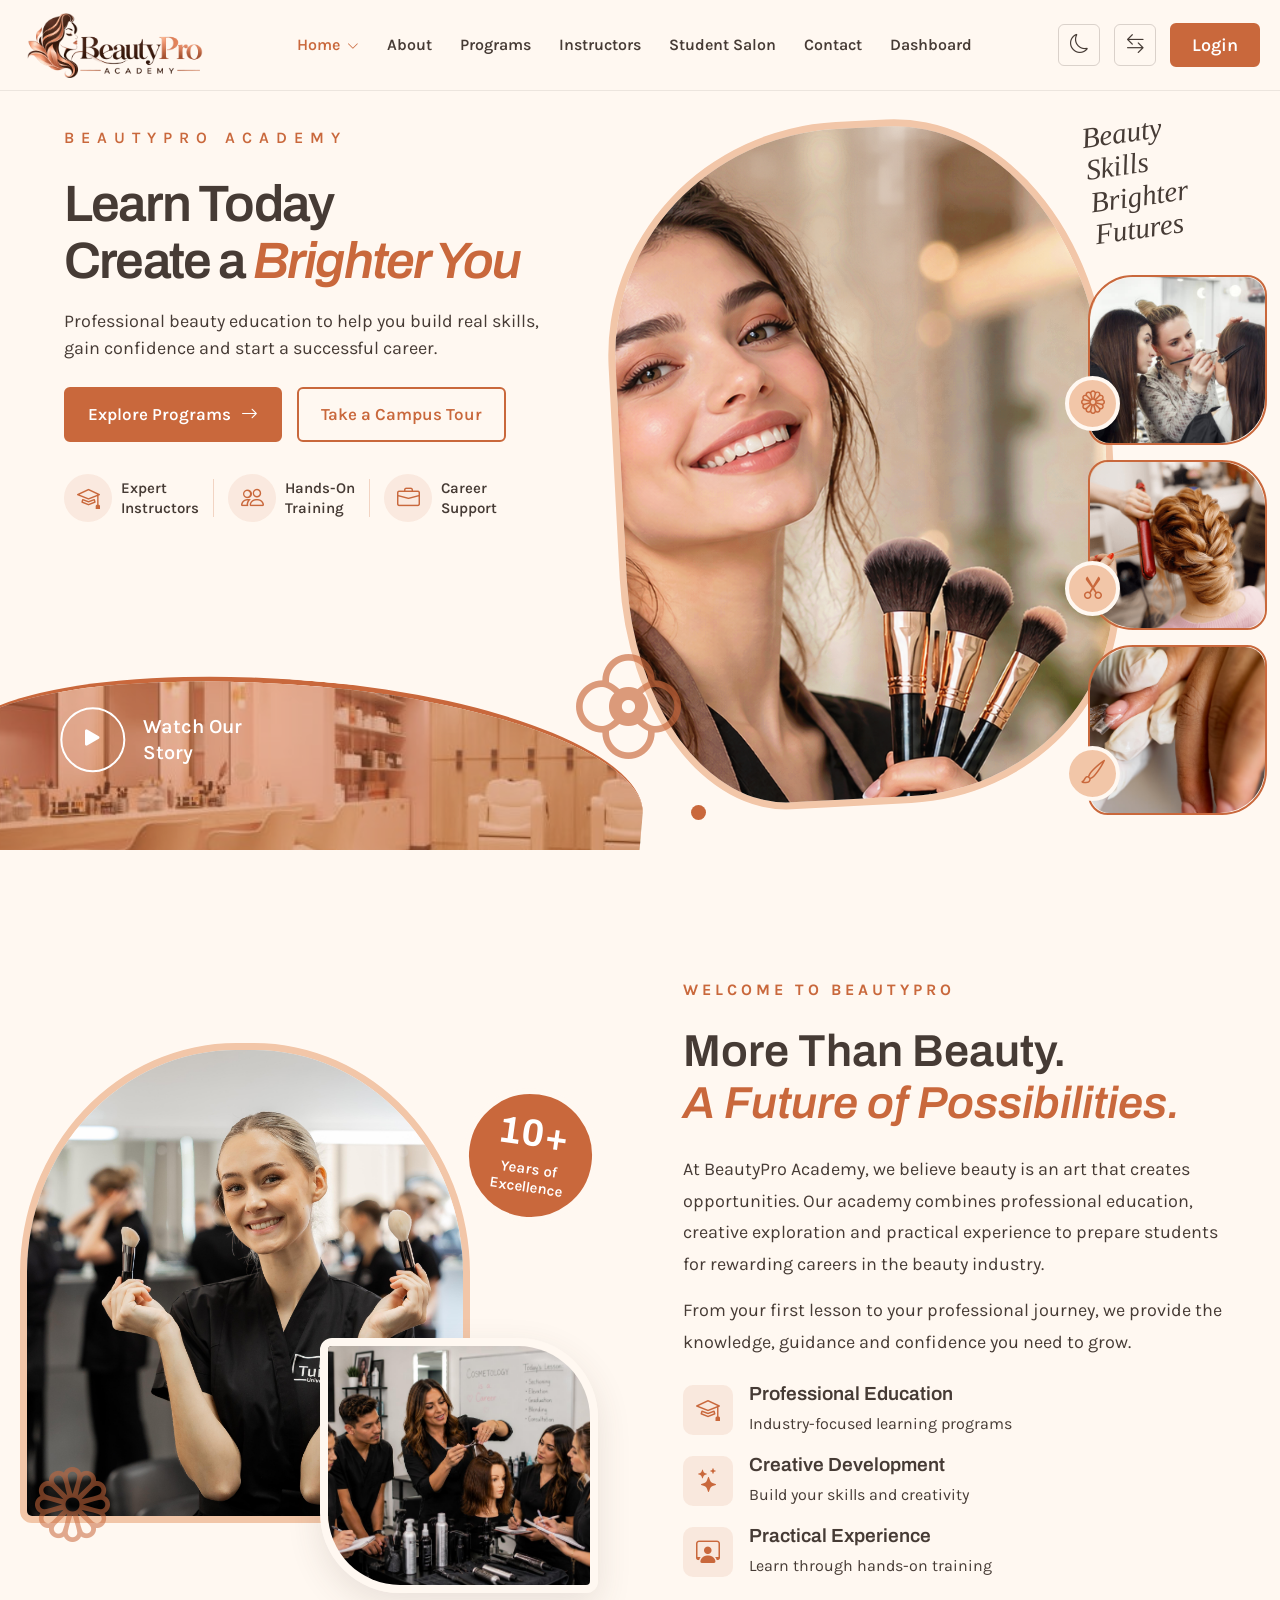
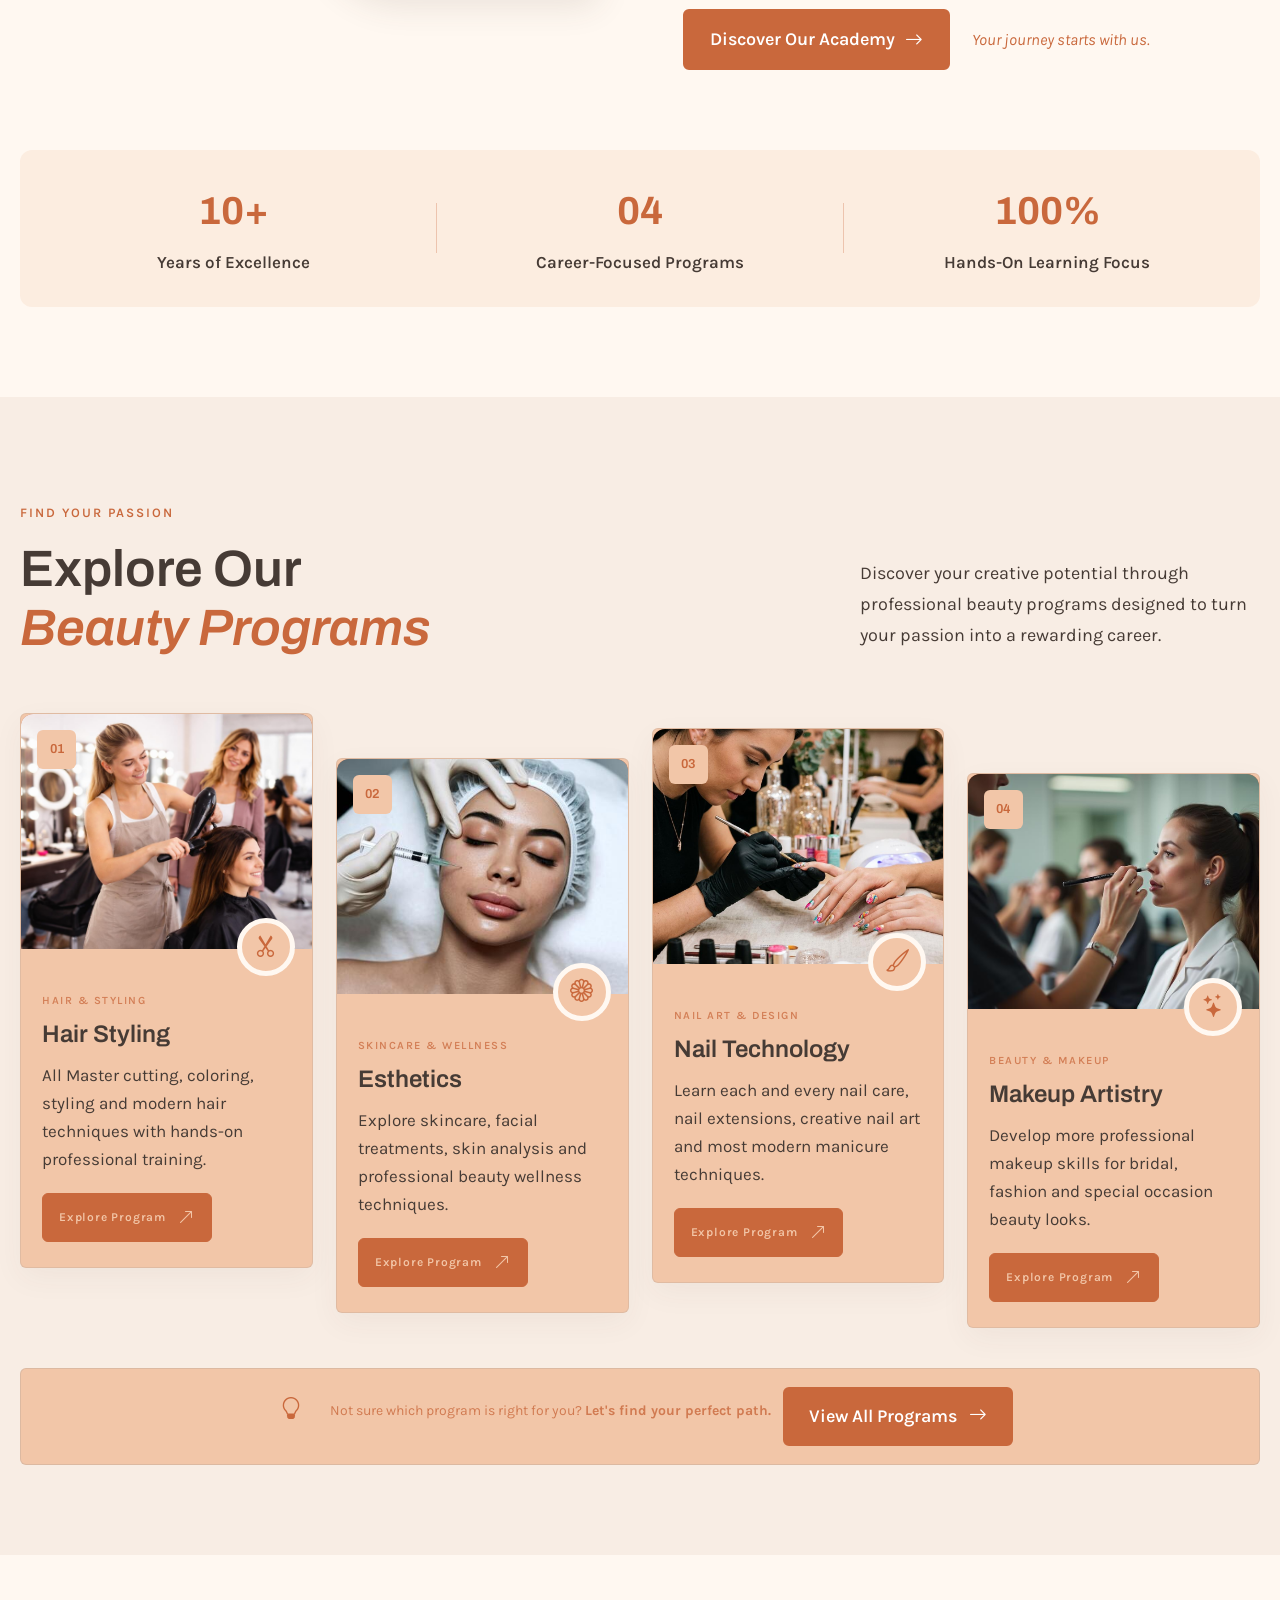
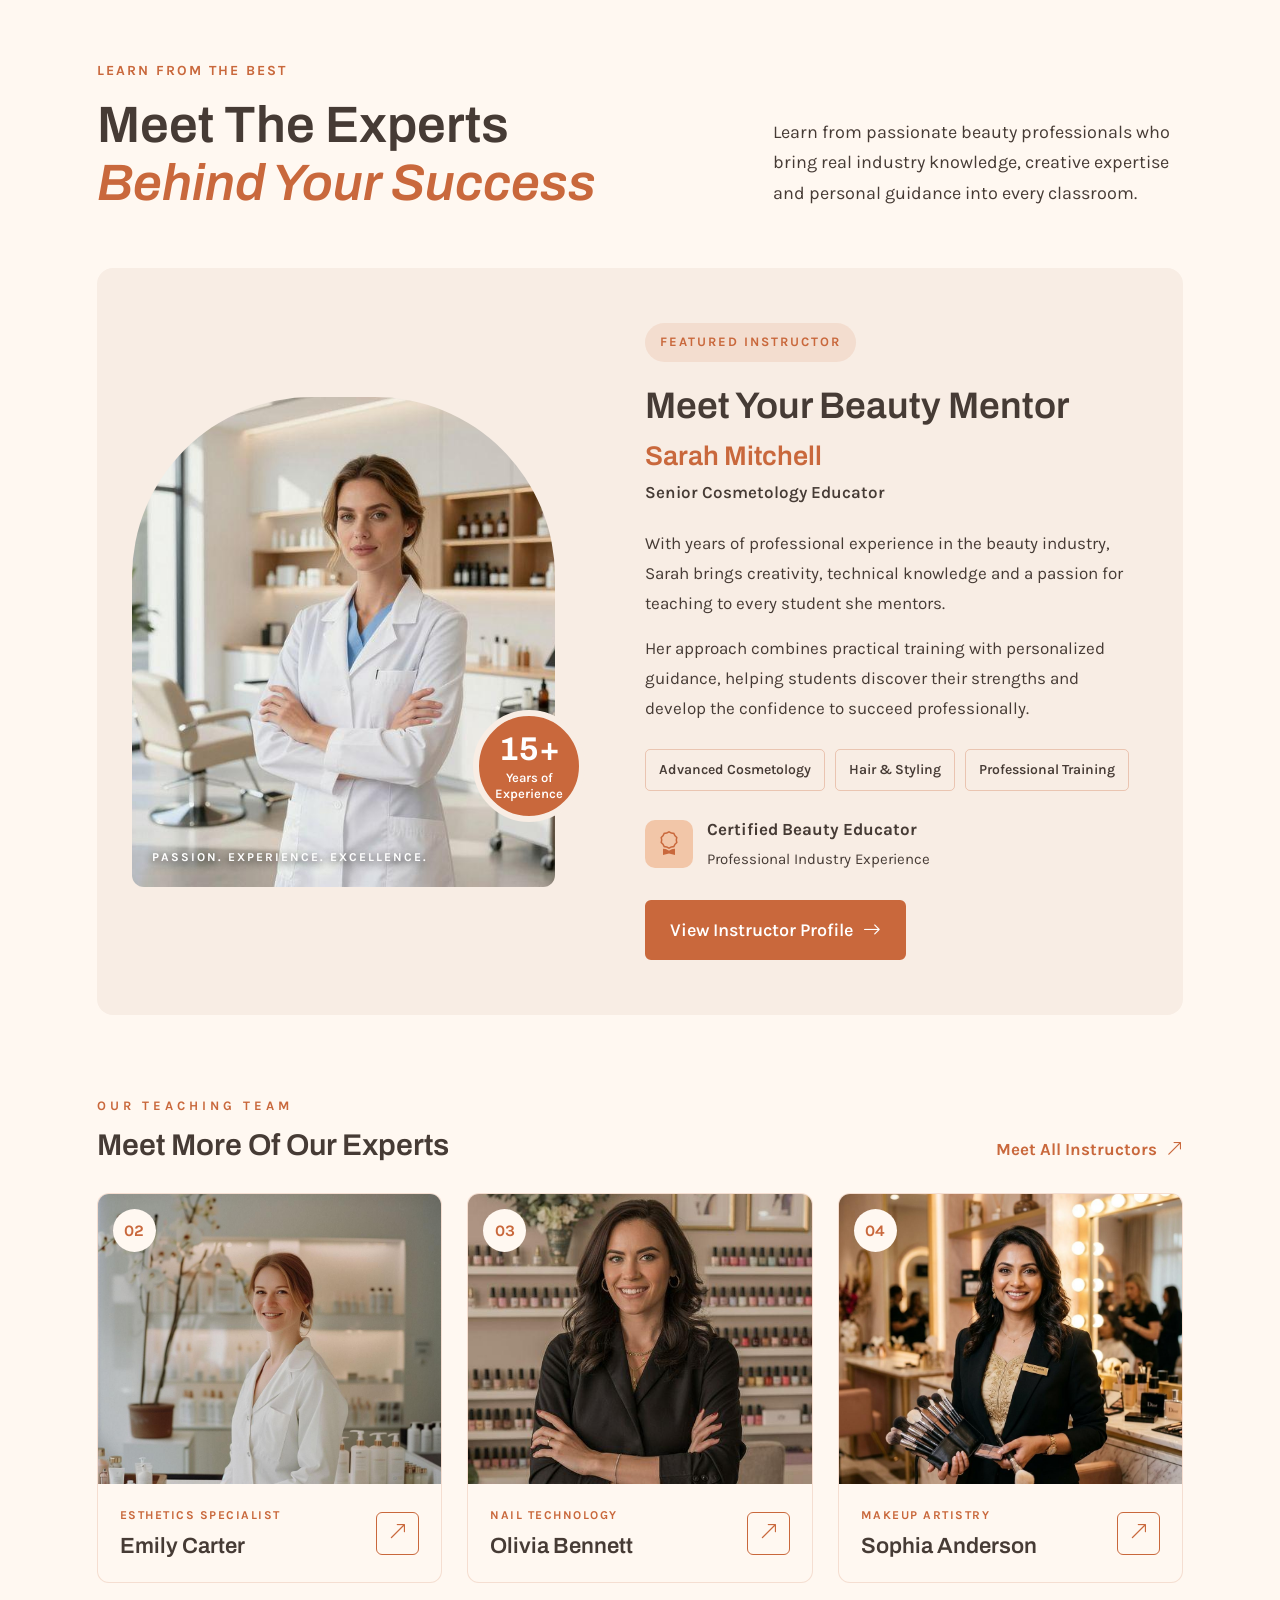
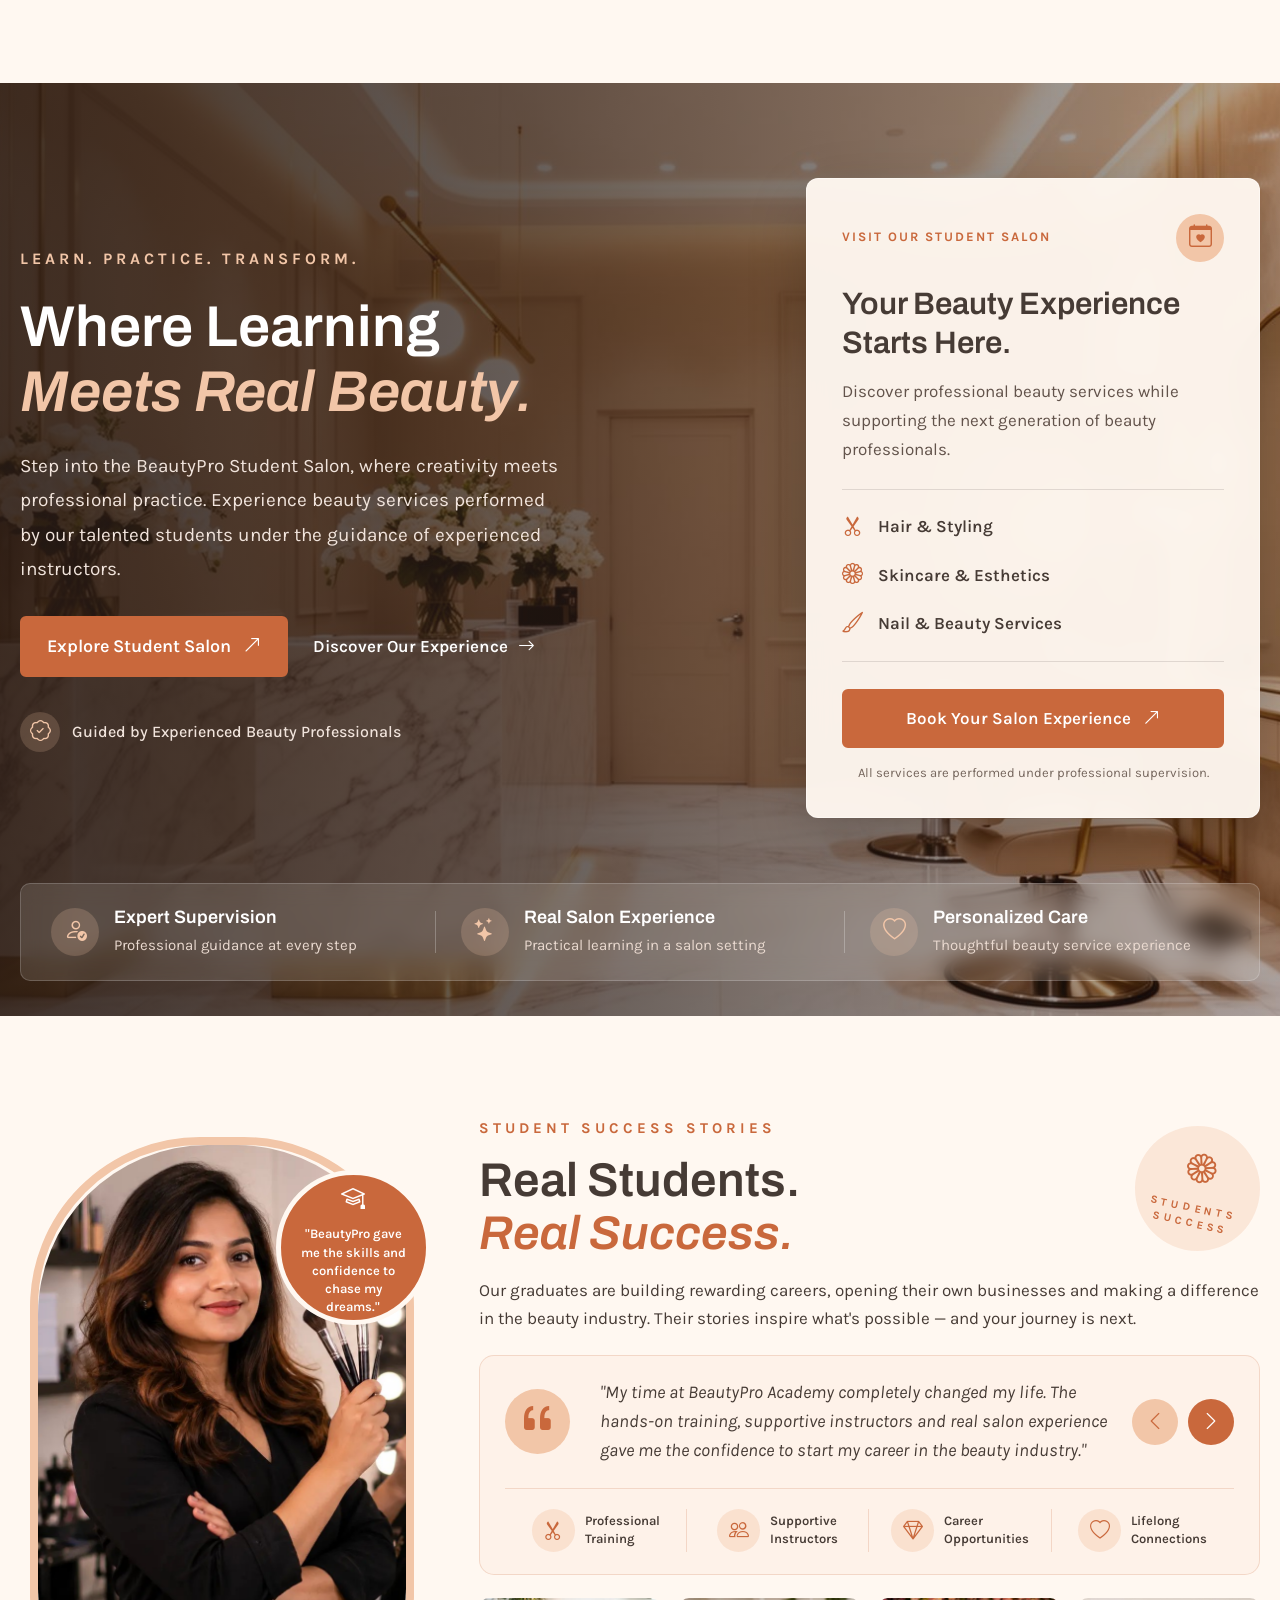
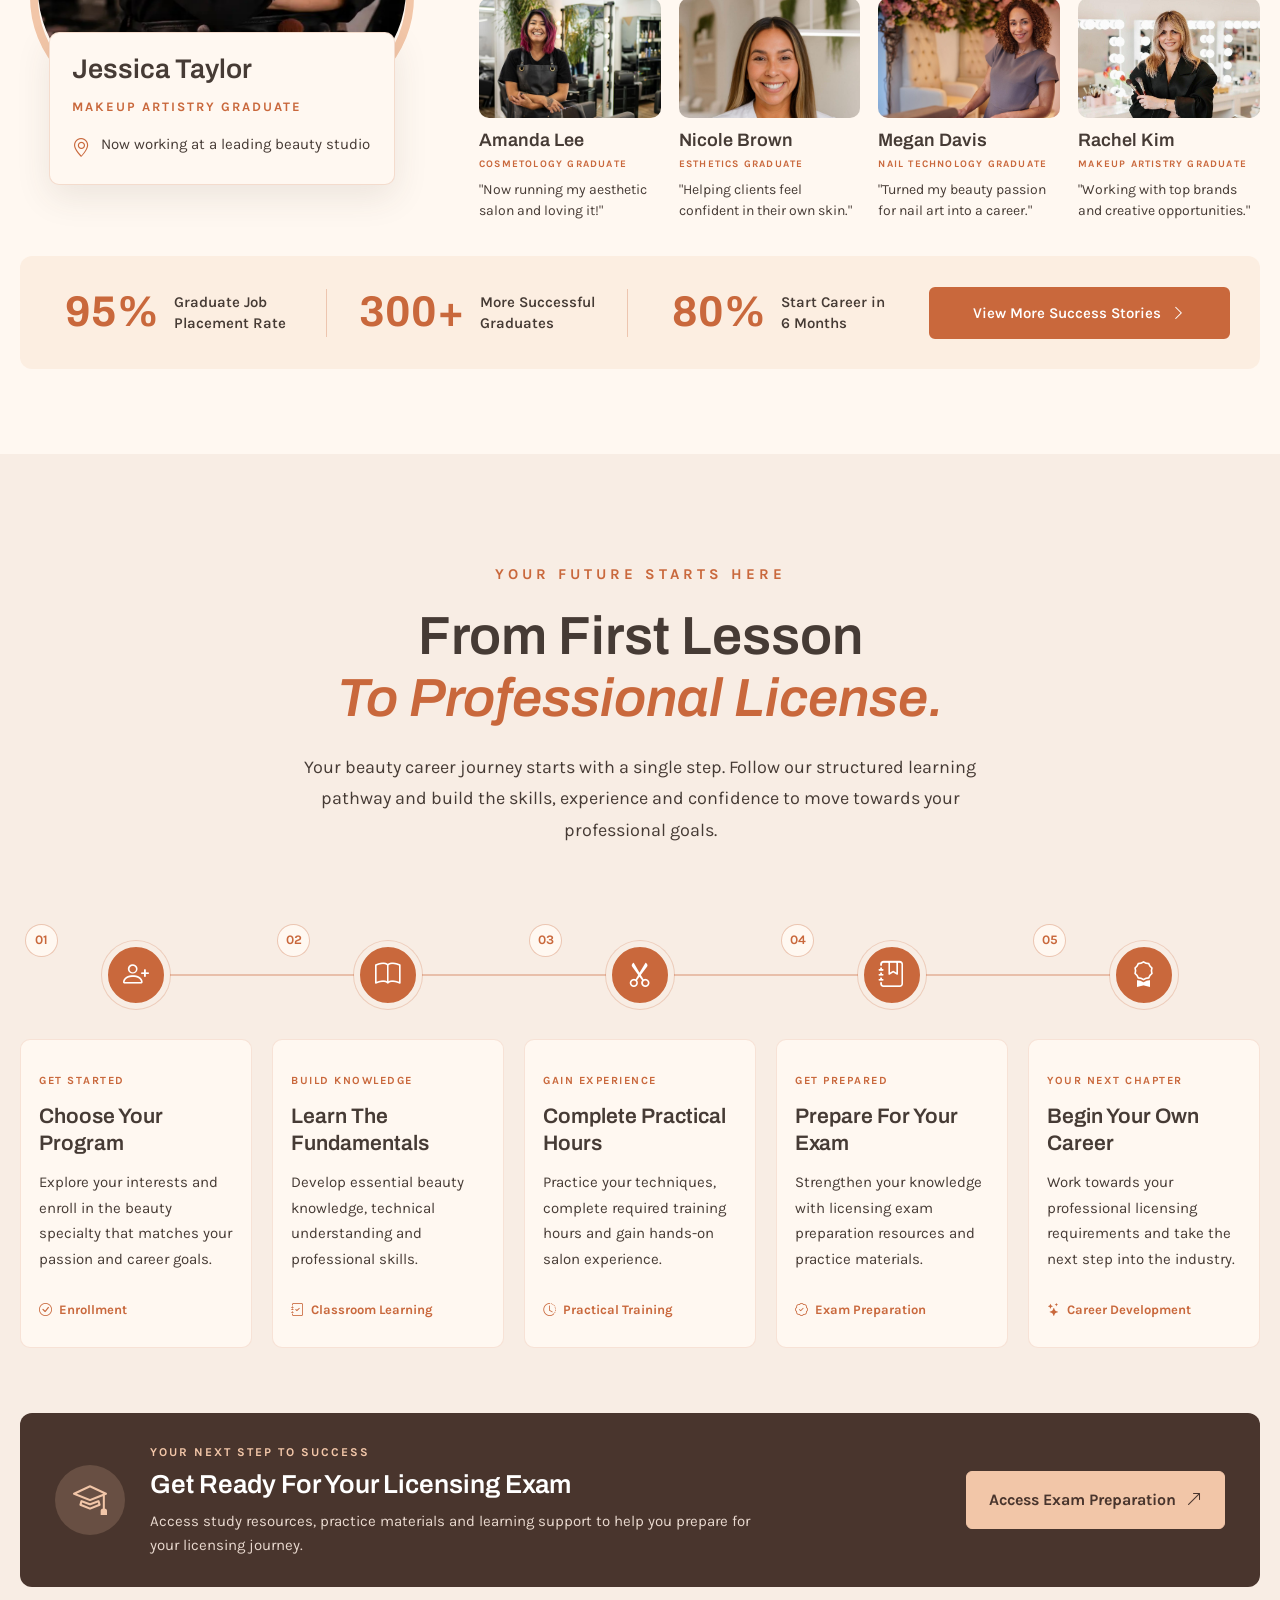
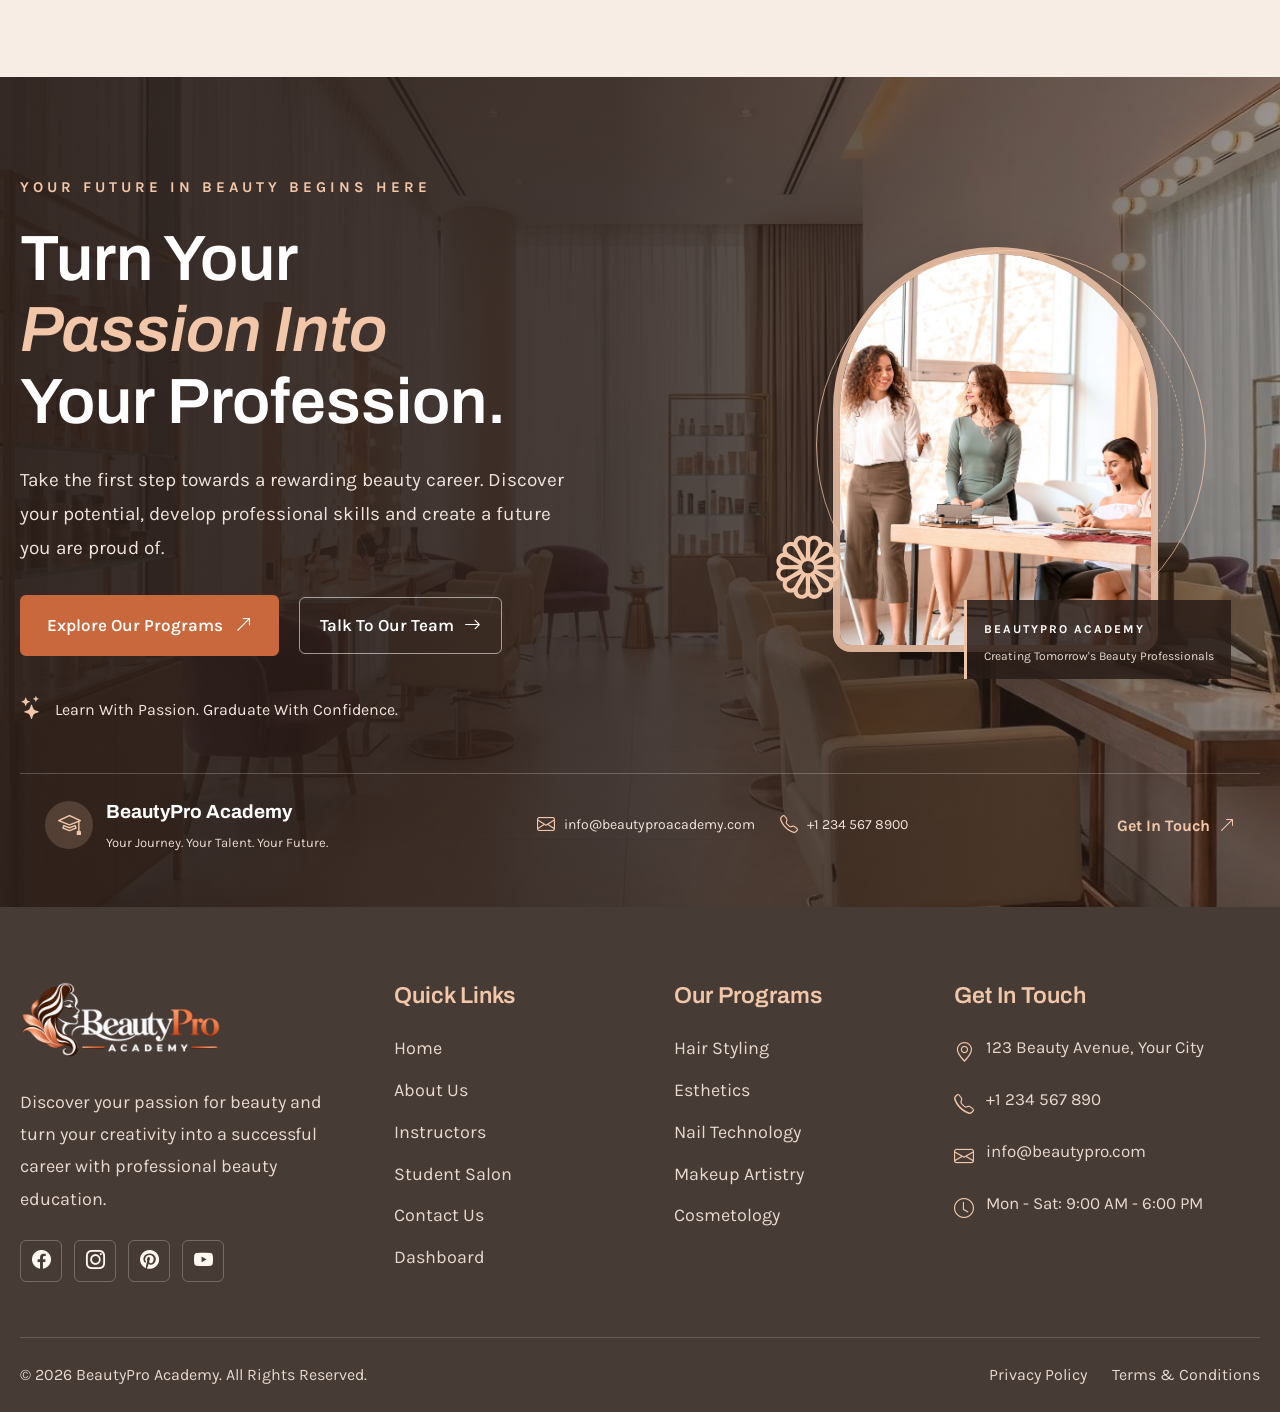
<file: index.html>
<!DOCTYPE html>
<html lang="en">

<head>
    <meta charset="UTF-8">
    <meta name="viewport" content="width=device-width, initial-scale=1.0">

    <title>BeautyPro Academy</title>

    <meta name="description"
        content="Build your beauty career with BeautyPro Academy. Explore professional cosmetology, hair, esthetics and nail programs.">

    <!-- Google Fonts -->
    <link rel="preconnect" href="https://fonts.googleapis.com">
    <link rel="preconnect" href="https://fonts.gstatic.com" crossorigin>

    <!-- Favicon -->
    <link rel="icon" type="image/png" href="images/favicon.png">

    <link
        href="https://fonts.googleapis.com/css2?family=Archivo:wght@400;500;600;700&family=Karla:wght@400;500;600;700&display=swap"
        rel="stylesheet">

    <!-- Bootstrap Icons -->
    <link rel="stylesheet" href="https://cdn.jsdelivr.net/npm/bootstrap-icons@1.11.3/font/bootstrap-icons.min.css">

    <!-- Main CSS -->
    <link rel="stylesheet" href="css/style.css">

</head>

<body>

    <!-- ================================
     HEADER
================================ -->

    <header class="main-header">
        <div class="container">
            <div class="header-wrapper">

                <!-- LOGO -->
                <a href="index.html" class="header-logo">
                    <img src="images/logo.png" alt="BeautyPro Academy">
                </a>

                <!-- DESKTOP NAVIGATION -->
                <nav class="desktop-nav">
                    <ul class="nav-menu">

                        <li class="nav-item home-dropdown">
                            <a href="#" class="nav-link">
                                Home <i class="bi bi-chevron-down"></i>
                            </a>

                            <ul class="dropdown-menu">
                                <li><a href="index.html">Home 1</a></li>
                                <li><a href="home-2.html">Home 2</a></li>
                            </ul>
                        </li>

                        <li class="nav-item">
                            <a href="about.html" class="nav-link">About</a>
                        </li>

                        <li class="nav-item">
                            <a href="programs.html" class="nav-link">Programs</a>
                        </li>

                        <li class="nav-item">
                            <a href="instructors.html" class="nav-link">Instructors</a>
                        </li>

                        <li class="nav-item">
                            <a href="student-salon.html" class="nav-link">Student Salon</a>
                        </li>

                        <li class="nav-item">
                            <a href="contact.html" class="nav-link">Contact</a>
                        </li>

                        <li class="nav-item">
                            <a href="dashboard.html" class="nav-link">Dashboard</a>
                        </li>

                    </ul>
                </nav>

                <!-- DESKTOP ACTIONS -->
                <div class="header-actions">

                    <!-- DARK MODE -->
                    <button class="header-icon-btn theme-toggle" id="themeToggle" aria-label="Toggle dark mode">
                        <i class="bi bi-moon"></i>
                    </button>

                    <!-- RTL -->
                    <button class="header-icon-btn rtl-toggle" id="rtlToggle" aria-label="Toggle RTL">
                        <i class="bi bi-arrow-left-right"></i>

                    </button>

                    <!-- LOGIN -->
                    <a href="login.html" class="btn-primary header-login">
                        Login
                    </a>

                </div>

                <!-- MOBILE MENU TOGGLE -->
                <button class="menu-toggle" id="menuToggle" aria-label="Open navigation menu" aria-expanded="false">
                    <i class="bi bi-list"></i>
                </button>

            </div>
        </div>

        <!-- MOBILE NAVIGATION -->
        <div class="mobile-nav" id="mobileNav">

            <ul class="mobile-menu">

                <li class="mobile-home-dropdown">

                    <button class="mobile-home-btn">
                        Home <i class="bi bi-chevron-down"></i>
                    </button>

                    <ul class="mobile-dropdown">
                        <li><a href="index.html">Home 1</a></li>
                        <li><a href="home-2.html">Home 2</a></li>
                    </ul>

                </li>

                <li><a href="about.html">About</a></li>
                <li><a href="programs.html">Programs</a></li>
                <li><a href="instructors.html">Instructors</a></li>
                <li><a href="student-salon.html">Student Salon</a></li>
                <li><a href="contact.html">Contact</a></li>
                <li><a href="dashboard.html">Dashboard</a></li>

            </ul>

            <!-- MOBILE ACTIONS -->
            <div class="mobile-actions">

                <div class="mobile-toggle-group">

                    <button class="mobile-action-btn theme-toggle">
                        <i class="bi bi-moon"></i>
                        <span>Dark Mode</span>
                    </button>

                    <button class="mobile-action-btn rtl-toggle">
                        <i class="bi bi-arrow-left-right"></i>
                        <span>RTL Mode</span>
                    </button>

                </div>

                <a href="login.html" class="btn-primary mobile-login">
                    Login
                </a>

            </div>

        </div>

    </header>

    <!-- =========================================
     HOME 1 - EDITORIAL HERO
========================================= -->

    <section class="bp-hero" id="home">

        <div class="bp-hero-inner">

            <!-- LEFT CONTENT -->
            <div class="bp-hero-content">

                <span class="bp-hero-eyebrow">
                    BEAUTYPRO ACADEMY
                </span>

                <h1 class="bp-hero-title">
                    Learn Today
                    <span class="bp-hero-title-line">
                        Create a <em>Brighter You</em>
                    </span>
                </h1>

                <p class="bp-hero-description">
                    Professional beauty education to help you build real skills,
                    gain confidence and start a successful career.
                </p>

                <div class="bp-hero-buttons">

                    <a href="programs.html" class="btn-primary">
                        Explore Programs
                        <i class="bi bi-arrow-right"></i>
                    </a>

                    <a href="about.html" class="btn-secondary">
                        Take a Campus Tour
                    </a>

                </div>

                <!-- FEATURES -->
                <div class="bp-hero-features">

                    <div class="bp-hero-feature">
                        <span class="bp-feature-icon">
                            <i class="bi bi-mortarboard"></i>
                        </span>
                        <span>Expert<br>Instructors</span>
                    </div>

                    <div class="bp-feature-divider"></div>

                    <div class="bp-hero-feature">
                        <span class="bp-feature-icon">
                            <i class="bi bi-people"></i>
                        </span>
                        <span>Hands-On<br>Training</span>
                    </div>

                    <div class="bp-feature-divider"></div>

                    <div class="bp-hero-feature">
                        <span class="bp-feature-icon">
                            <i class="bi bi-briefcase"></i>
                        </span>
                        <span>Career<br>Support</span>
                    </div>

                </div>

            </div>


            <!-- MAIN PORTRAIT -->
            <div class="bp-hero-portrait">

                <div class="bp-portrait-frame">
                    <img src="images/hero-student.png" alt="Beauty academy student holding makeup brushes">
                </div>

            </div>


            <!-- RIGHT SIDE IMAGES -->
            <div class="bp-hero-specialties">

                <div class="bp-hero-handwriting">
                    Beauty<br>
                    Skills<br>
                    Brighter<br>
                    Futures
                </div>

                <div class="bp-specialty-card bp-specialty-one">
                    <img src="images/hero-esthetics.jpg" alt="Esthetics training">

                    <span class="bp-specialty-icon">
                        <i class="bi bi-flower1"></i>
                    </span>
                </div>

                <div class="bp-specialty-card bp-specialty-two">
                    <img src="images/hero-hair.jpg" alt="Hair styling training">

                    <span class="bp-specialty-icon">
                        <i class="bi bi-scissors"></i>
                    </span>
                </div>

                <div class="bp-specialty-card bp-specialty-three">
                    <img src="images/hero-nails.jpg" alt="Nail technology training">

                    <span class="bp-specialty-icon">
                        <i class="bi bi-brush"></i>
                    </span>
                </div>

            </div>


            <!-- BOTTOM SALON IMAGE -->
            <div class="bp-hero-salon">

                <img src="images/hero-salon.jpg" alt="BeautyPro Academy student salon">

                <div class="bp-salon-overlay"></div>

                <a href="about.html" class="bp-salon-story">

                    <span class="bp-story-play">
                        <i class="bi bi-play-fill"></i>
                    </span>

                    <span>Watch Our<br>Story</span>

                </a>

            </div>

            <!-- DECORATIVE ELEMENTS -->
            <div class="bp-hero-flower">
                <i class="bi bi-flower2"></i>
            </div>

            <span class="bp-hero-dot"></span>

        </div>

    </section>

    <!-- =========================================
     SECTION 02 - ABOUT OUR ACADEMY
========================================= -->

    <section class="bp-academy-section">

        <div class="container">

            <div class="bp-academy-wrapper">

                <!-- LEFT IMAGE COMPOSITION -->

                <div class="bp-academy-visual">

                    <div class="bp-academy-main-image">
                        <img src="images/academy-main.jpg" alt="Beauty academy student practicing makeup">
                    </div>

                    <div class="bp-academy-small-image">
                        <img src="images/academy-training.jpg" alt="Professional beauty training session">
                    </div>

                    <!-- FLOATING BADGE -->

                    <div class="bp-academy-experience">

                        <span class="bp-experience-number">10+</span>

                        <span class="bp-experience-text">
                            Years of<br>Excellence
                        </span>

                    </div>

                    <!-- DECORATIVE ELEMENT -->

                    <div class="bp-academy-decoration">
                        <i class="bi bi-flower1"></i>
                    </div>

                </div>


                <!-- RIGHT CONTENT -->

                <div class="bp-academy-content">

                    <span class="bp-academy-eyebrow">
                        WELCOME TO BEAUTYPRO
                    </span>

                    <h2 class="bp-academy-heading">
                        More Than Beauty.
                        <em>A Future of Possibilities.</em>
                    </h2>

                    <p class="bp-academy-description">
                        At BeautyPro Academy, we believe beauty is an art
                        that creates opportunities. Our academy combines
                        professional education, creative exploration and
                        practical experience to prepare students for
                        rewarding careers in the beauty industry.
                    </p>

                    <p class="bp-academy-description secondary">
                        From your first lesson to your professional journey,
                        we provide the knowledge, guidance and confidence
                        you need to grow.
                    </p>


                    <!-- HIGHLIGHTS -->

                    <div class="bp-academy-highlights">

                        <div class="bp-academy-highlight">

                            <span class="bp-highlight-icon">
                                <i class="bi bi-mortarboard"></i>
                            </span>

                            <div>
                                <h4>Professional Education</h4>
                                <p>Industry-focused learning programs</p>
                            </div>

                        </div>


                        <div class="bp-academy-highlight">

                            <span class="bp-highlight-icon">
                                <i class="bi bi-stars"></i>
                            </span>

                            <div>
                                <h4>Creative Development</h4>
                                <p>Build your skills and creativity</p>
                            </div>

                        </div>


                        <div class="bp-academy-highlight">

                            <span class="bp-highlight-icon">
                                <i class="bi bi-person-workspace"></i>
                            </span>

                            <div>
                                <h4>Practical Experience</h4>
                                <p>Learn through hands-on training</p>
                            </div>

                        </div>

                    </div>


                    <!-- CTA -->

                    <div class="bp-academy-cta">

                        <a href="about.html" class="btn-primary">
                            Discover Our Academy
                            <i class="bi bi-arrow-right"></i>
                        </a>

                        <span class="bp-academy-note">
                            Your journey starts with us.
                        </span>

                    </div>

                </div>

            </div>


            <!-- BOTTOM STATISTICS -->

            <div class="bp-academy-stats">

                <div class="bp-academy-stat">
                    <span class="bp-stat-number">10+</span>
                    <span class="bp-stat-label">Years of Excellence</span>
                </div>

                <div class="bp-stat-divider"></div>

                <div class="bp-academy-stat">
                    <span class="bp-stat-number">04</span>
                    <span class="bp-stat-label">Career-Focused Programs</span>
                </div>

                <div class="bp-stat-divider"></div>

                <div class="bp-academy-stat">
                    <span class="bp-stat-number">100%</span>
                    <span class="bp-stat-label">Hands-On Learning Focus</span>
                </div>

            </div>

        </div>

    </section>

    <!-- =========================================
     SECTION 03 - EXPLORE PROGRAMS
========================================= -->

    <section class="bp-programs-section">

        <div class="container">

            <!-- SECTION HEADER -->

            <div class="bp-programs-header">

                <div class="bp-programs-heading-content">

                    <span class="bp-programs-eyebrow">
                        FIND YOUR PASSION
                    </span>

                    <h2 class="bp-programs-title">
                        Explore Our
                        <em>Beauty Programs</em>
                    </h2>

                </div>

                <div class="bp-programs-intro">

                    <p>
                        Discover your creative potential through
                        professional beauty programs designed to
                        turn your passion into a rewarding career.
                    </p>

                </div>

            </div>


            <!-- PROGRAM CARDS -->

            <div class="bp-programs-grid">

                <!-- HAIR STYLING -->

                <article class="bp-program-card bp-program-card-one">

                    <div class="bp-program-image">

                        <img src="images/program-hair.jpg" alt="Professional hair styling training">

                        <span class="bp-program-number">01</span>

                        <span class="bp-program-image-icon">
                            <i class="bi bi-scissors"></i>
                        </span>

                    </div>

                    <div class="bp-program-info">

                        <span class="bp-program-category">
                            HAIR & STYLING
                        </span>

                        <h3>Hair Styling</h3>

                        <p>
                            All Master cutting, coloring, styling and
                            modern hair techniques with hands-on
                            professional training.
                        </p>

                        <a href="programs.html" class="bp-program-link">
                            Explore Program
                            <i class="bi bi-arrow-up-right"></i>
                        </a>

                    </div>

                </article>


                <!-- ESTHETICS -->

                <article class="bp-program-card bp-program-card-two">

                    <div class="bp-program-image">

                        <img src="images/program-esthetics.jpg" alt="Professional esthetics facial training">

                        <span class="bp-program-number">02</span>

                        <span class="bp-program-image-icon">
                            <i class="bi bi-flower1"></i>
                        </span>

                    </div>

                    <div class="bp-program-info">

                        <span class="bp-program-category">
                            SKINCARE & WELLNESS
                        </span>

                        <h3>Esthetics</h3>

                        <p>
                            Explore skincare, facial treatments,
                            skin analysis and professional
                            beauty wellness techniques.
                        </p>

                        <a href="programs.html" class="bp-program-link">
                            Explore Program
                            <i class="bi bi-arrow-up-right"></i>
                        </a>

                    </div>

                </article>


                <!-- NAIL TECHNOLOGY -->

                <article class="bp-program-card bp-program-card-three">

                    <div class="bp-program-image">

                        <img src="images/program-nails.jpg" alt="Professional nail art training">

                        <span class="bp-program-number">03</span>

                        <span class="bp-program-image-icon">
                            <i class="bi bi-brush"></i>
                        </span>

                    </div>

                    <div class="bp-program-info">

                        <span class="bp-program-category">
                            NAIL ART & DESIGN
                        </span>

                        <h3>Nail Technology</h3>

                        <p>
                            Learn each and every nail care, nail extensions, creative
                            nail art and most modern manicure
                            techniques.
                        </p>

                        <a href="programs.html" class="bp-program-link">
                            Explore Program
                            <i class="bi bi-arrow-up-right"></i>
                        </a>

                    </div>

                </article>


                <!-- MAKEUP ARTISTRY -->

                <article class="bp-program-card bp-program-card-four">

                    <div class="bp-program-image">

                        <img src="images/program-makeup.jpg" alt="Professional makeup artistry training">

                        <span class="bp-program-number">04</span>

                        <span class="bp-program-image-icon">
                            <i class="bi bi-stars"></i>
                        </span>

                    </div>

                    <div class="bp-program-info">

                        <span class="bp-program-category">
                            BEAUTY & MAKEUP
                        </span>

                        <h3>Makeup Artistry</h3>

                        <p>
                            Develop more professional makeup skills
                            for bridal, fashion and special
                            occasion beauty looks.
                        </p>

                        <a href="programs.html" class="bp-program-link">
                            Explore Program
                            <i class="bi bi-arrow-up-right"></i>
                        </a>

                    </div>

                </article>

            </div>


            <!-- BOTTOM CTA -->

            <div class="bp-programs-bottom">

                <div class="bp-programs-bottom-text">
                    <span class="bp-programs-bottom-icon">
                        <i class="bi bi-lightbulb"></i>
                    </span>

                    <p>
                        Not sure which program is right for you?
                        <strong>Let's find your perfect path.</strong>
                    </p>

                </div>

                <a href="programs.html" class="btn-primary">
                    View All Programs
                    <i class="bi bi-arrow-right"></i>
                </a>

            </div>

        </div>

    </section>

    <!-- =========================================
     SECTION 04 - EXPERT INSTRUCTORS
========================================= -->

    <section class="bp-instructors-section">

        <div class="container">

            <!-- SECTION HEADER -->

            <div class="bp-instructors-header">

                <div>
                    <span class="bp-instructors-eyebrow">
                        LEARN FROM THE BEST
                    </span>

                    <h2 class="bp-instructors-title">
                        Meet The Experts
                        <em>Behind Your Success</em>
                    </h2>
                </div>

                <p class="bp-instructors-intro">
                    Learn from passionate beauty professionals who bring
                    real industry knowledge, creative expertise and
                    personal guidance into every classroom.
                </p>

            </div>


            <!-- FEATURED INSTRUCTOR -->

            <div class="bp-featured-instructor">

                <!-- FEATURED IMAGE -->

                <div class="bp-featured-visual">

                    <img src="images/instructor-featured.jpg" alt="Featured BeautyPro Academy instructor">

                    <div class="bp-instructor-experience">
                        <span class="bp-instructor-exp-number">15+</span>
                        <span>Years of<br>Experience</span>
                    </div>

                    <span class="bp-instructor-image-caption">
                        PASSION. EXPERIENCE. EXCELLENCE.
                    </span>

                </div>


                <!-- FEATURED CONTENT -->

                <div class="bp-featured-content">

                    <span class="bp-featured-label">
                        FEATURED INSTRUCTOR
                    </span>

                    <h3>Meet Your Beauty Mentor</h3>

                    <h4>Sarah Mitchell</h4>

                    <span class="bp-instructor-specialty">
                        Senior Cosmetology Educator
                    </span>

                    <p>
                        With years of professional experience in the
                        beauty industry, Sarah brings creativity,
                        technical knowledge and a passion for teaching
                        to every student she mentors.
                    </p>

                    <p>
                        Her approach combines practical training with
                        personalized guidance, helping students
                        discover their strengths and develop the
                        confidence to succeed professionally.
                    </p>


                    <!-- EXPERTISE TAGS -->

                    <div class="bp-instructor-tags">

                        <span>Advanced Cosmetology</span>
                        <span>Hair & Styling</span>
                        <span>Professional Training</span>

                    </div>


                    <!-- QUALIFICATION -->

                    <div class="bp-instructor-qualification">

                        <span class="bp-qualification-icon">
                            <i class="bi bi-award"></i>
                        </span>

                        <div>
                            <strong>Certified Beauty Educator</strong>
                            <p>Professional Industry Experience</p>
                        </div>

                    </div>


                    <a href="instructors.html" class="btn-primary bp-instructor-button">
                        View Instructor Profile
                        <i class="bi bi-arrow-right"></i>
                    </a>

                </div>

            </div>


            <!-- INSTRUCTOR TEAM -->

            <div class="bp-instructor-team-header">

                <div>
                    <span class="bp-team-eyebrow">OUR TEACHING TEAM</span>
                    <h3>Meet More Of Our Experts</h3>
                </div>

                <a href="instructors.html" class="bp-team-view-link">
                    Meet All Instructors
                    <i class="bi bi-arrow-up-right"></i>
                </a>

            </div>


            <div class="bp-instructor-team-grid">

                <!-- INSTRUCTOR 02 -->

                <article class="bp-team-card">

                    <div class="bp-team-image">
                        <img src="images/instructor-2.jpg" alt="Emily Carter - Esthetics Instructor">

                        <span class="bp-team-number">02</span>
                    </div>

                    <div class="bp-team-info">

                        <div>
                            <span>ESTHETICS SPECIALIST</span>
                            <h4>Emily Carter</h4>
                        </div>

                        <a href="instructors.html" aria-label="View Emily Carter profile">
                            <i class="bi bi-arrow-up-right"></i>
                        </a>

                    </div>

                </article>


                <!-- INSTRUCTOR 03 -->

                <article class="bp-team-card">

                    <div class="bp-team-image">
                        <img src="images/instructor-3.jpg" alt="Olivia Bennett - Nail Technology Instructor">

                        <span class="bp-team-number">03</span>
                    </div>

                    <div class="bp-team-info">

                        <div>
                            <span>NAIL TECHNOLOGY</span>
                            <h4>Olivia Bennett</h4>
                        </div>

                        <a href="instructors.html" aria-label="View Olivia Bennett profile">
                            <i class="bi bi-arrow-up-right"></i>
                        </a>

                    </div>

                </article>


                <!-- INSTRUCTOR 04 -->

                <article class="bp-team-card">

                    <div class="bp-team-image">
                        <img src="images/instructor-4.jpg" alt="Sophia Anderson - Makeup Instructor">

                        <span class="bp-team-number">04</span>
                    </div>

                    <div class="bp-team-info">

                        <div>
                            <span>MAKEUP ARTISTRY</span>
                            <h4>Sophia Anderson</h4>
                        </div>

                        <a href="instructors.html" aria-label="View Sophia Anderson profile">
                            <i class="bi bi-arrow-up-right"></i>
                        </a>

                    </div>

                </article>

            </div>

        </div>

    </section>

    <!-- =========================================
     SECTION 05 - STUDENT SALON
========================================= -->

    <section class="bp-student-salon">

        <!-- BACKGROUND IMAGE -->

        <div class="bp-salon-background">
            <img src="images/student-salon-main.jpg" alt="BeautyPro Academy student salon interior">
        </div>

        <div class="bp-salon-background-overlay"></div>

        <div class="container">

            <div class="bp-salon-layout">

                <!-- LEFT CONTENT -->

                <div class="bp-salon-content">

                    <span class="bp-salon-eyebrow">
                        LEARN. PRACTICE. TRANSFORM.
                    </span>

                    <h2>
                        Where Learning
                        <em>Meets Real Beauty.</em>
                    </h2>

                    <p>
                        Step into the BeautyPro Student Salon, where
                        creativity meets professional practice.
                        Experience beauty services performed by our
                        talented students under the guidance of
                        experienced instructors.
                    </p>

                    <div class="bp-salon-content-buttons">

                        <a href="student-salon.html" class="bp-salon-primary-btn">
                            Explore Student Salon
                            <i class="bi bi-arrow-up-right"></i>
                        </a>

                        <a href="student-salon.html" class="bp-salon-text-link">
                            Discover Our Experience
                            <i class="bi bi-arrow-right"></i>
                        </a>

                    </div>

                    <!-- TRUST INDICATOR -->

                    <div class="bp-salon-trust">

                        <span class="bp-salon-trust-icon">
                            <i class="bi bi-patch-check"></i>
                        </span>

                        <span>
                            Guided by Experienced
                            Beauty Professionals
                        </span>

                    </div>

                </div>


                <!-- RIGHT FLOATING PANEL -->

                <div class="bp-salon-booking-panel">

                    <div class="bp-salon-panel-top">

                        <span class="bp-salon-panel-label">
                            VISIT OUR STUDENT SALON
                        </span>

                        <span class="bp-salon-panel-icon">
                            <i class="bi bi-calendar-heart"></i>
                        </span>

                    </div>

                    <h3>Your Beauty Experience Starts Here.</h3>

                    <p>
                        Discover professional beauty services
                        while supporting the next generation
                        of beauty professionals.
                    </p>

                    <div class="bp-salon-panel-details">

                        <div>
                            <i class="bi bi-scissors"></i>
                            <span>Hair & Styling</span>
                        </div>

                        <div>
                            <i class="bi bi-flower1"></i>
                            <span>Skincare & Esthetics</span>
                        </div>

                        <div>
                            <i class="bi bi-brush"></i>
                            <span>Nail & Beauty Services</span>
                        </div>

                    </div>

                    <a href="student-salon.html" class="bp-salon-booking-btn">

                        Book Your Salon Experience
                        <i class="bi bi-arrow-up-right"></i>

                    </a>

                    <span class="bp-salon-panel-note">
                        All services are performed under professional supervision.
                    </span>

                </div>

            </div>


            <!-- BOTTOM SERVICE HIGHLIGHTS -->

            <div class="bp-salon-bottom">

                <div class="bp-salon-bottom-item">

                    <span class="bp-salon-bottom-icon">
                        <i class="bi bi-person-check"></i>
                    </span>

                    <div>
                        <h4>Expert Supervision</h4>
                        <p>Professional guidance at every step</p>
                    </div>

                </div>

                <div class="bp-salon-bottom-divider"></div>

                <div class="bp-salon-bottom-item">

                    <span class="bp-salon-bottom-icon">
                        <i class="bi bi-stars"></i>
                    </span>

                    <div>
                        <h4>Real Salon Experience</h4>
                        <p>Practical learning in a salon setting</p>
                    </div>

                </div>

                <div class="bp-salon-bottom-divider"></div>

                <div class="bp-salon-bottom-item">

                    <span class="bp-salon-bottom-icon">
                        <i class="bi bi-heart"></i>
                    </span>

                    <div>
                        <h4>Personalized Care</h4>
                        <p>Thoughtful beauty service experience</p>
                    </div>

                </div>

            </div>

        </div>

    </section>

    <!-- =========================================
     SECTION 06 - GRADUATE SUCCESS STORIES
========================================= -->

    <section class="bp-success-section">

        <div class="container">

            <div class="bp-success-layout">

                <!-- LEFT FEATURED GRADUATE -->

                <div class="bp-success-featured">

                    <div class="bp-success-featured-image">
                        <img src="images/graduate-featured.jpg" alt="BeautyPro Academy graduate">

                        <div class="bp-success-quote-badge">
                            <i class="bi bi-mortarboard"></i>
                            <p>
                                "BeautyPro gave me the skills
                                and confidence to chase my dreams."
                            </p>
                        </div>
                    </div>

                    <div class="bp-graduate-profile">

                        <div>
                            <h3>Jessica Taylor</h3>
                            <span>MAKEUP ARTISTRY GRADUATE</span>
                        </div>

                        <div class="bp-graduate-career">
                            <i class="bi bi-geo-alt"></i>
                            <p>Now working at a leading beauty studio</p>
                        </div>

                    </div>

                </div>


                <!-- RIGHT CONTENT -->

                <div class="bp-success-content">

                    <!-- HEADER -->

                    <div class="bp-success-header">

                        <div>
                            <span class="bp-success-eyebrow">
                                STUDENT SUCCESS STORIES
                            </span>

                            <h2>
                                Real Students.
                                <em>Real Success.</em>
                            </h2>
                        </div>

                        <div class="bp-success-stamp">
                            <i class="bi bi-flower1"></i>
                            <span>STUDENTS<br>SUCCESS</span>
                        </div>

                    </div>

                    <p class="bp-success-description">
                        Our graduates are building rewarding careers,
                        opening their own businesses and making a
                        difference in the beauty industry. Their
                        stories inspire what's possible — and your
                        journey is next.
                    </p>


                    <!-- TESTIMONIAL PANEL -->

                    <div class="bp-testimonial-panel">

                        <div class="bp-testimonial-main">

                            <span class="bp-quote-icon">
                                <i class="bi bi-quote"></i>
                            </span>

                            <blockquote>
                                "My time at BeautyPro Academy completely
                                changed my life. The hands-on training,
                                supportive instructors and real salon
                                experience gave me the confidence to
                                start my career in the beauty industry."
                            </blockquote>

                            <div class="bp-testimonial-controls">
                                <button type="button" aria-label="Previous testimonial">
                                    <i class="bi bi-chevron-left"></i>
                                </button>

                                <button type="button" aria-label="Next testimonial">
                                    <i class="bi bi-chevron-right"></i>
                                </button>
                            </div>

                        </div>


                        <!-- BENEFITS -->

                        <div class="bp-testimonial-benefits">

                            <div>
                                <i class="bi bi-scissors"></i>
                                <span>Professional<br>Training</span>
                            </div>

                            <div>
                                <i class="bi bi-people"></i>
                                <span>Supportive<br>Instructors</span>
                            </div>

                            <div>
                                <i class="bi bi-gem"></i>
                                <span>Career<br>Opportunities</span>
                            </div>

                            <div>
                                <i class="bi bi-heart"></i>
                                <span>Lifelong<br>Connections</span>
                            </div>

                        </div>

                    </div>


                    <!-- ALUMNI GALLERY -->

                    <div class="bp-alumni-grid">

                        <article class="bp-alumni-card">

                            <img src="images/graduate-2.jpg" alt="Cosmetology graduate Amanda">

                            <h4>Amanda Lee</h4>
                            <span>COSMETOLOGY GRADUATE</span>
                            <p>"Now running my aesthetic salon and loving it!"</p>

                        </article>


                        <article class="bp-alumni-card">

                            <img src="images/graduate-3.jpg" alt="Esthetics graduate Nicole">

                            <h4>Nicole Brown</h4>
                            <span>ESTHETICS GRADUATE</span>
                            <p>"Helping clients feel confident in their own skin."</p>

                        </article>


                        <article class="bp-alumni-card">

                            <img src="images/graduate-4.jpg" alt="Nail technology graduate Megan">

                            <h4>Megan Davis</h4>
                            <span>NAIL TECHNOLOGY GRADUATE</span>
                            <p>"Turned my beauty passion for nail art into a career."</p>

                        </article>


                        <article class="bp-alumni-card">

                            <img src="images/graduate-5.jpg" alt="Makeup artistry graduate Rachel">

                            <h4>Rachel Kim</h4>
                            <span>MAKEUP ARTISTRY GRADUATE</span>
                            <p>"Working with top brands and creative opportunities."</p>

                        </article>

                    </div>

                </div>

            </div>


            <!-- BOTTOM SUCCESS STATISTICS -->

            <div class="bp-success-stats">

                <div class="bp-success-stat">
                    <strong>95%</strong>
                    <span>Graduate Job<br>Placement Rate</span>
                </div>

                <div class="bp-success-divider"></div>

                <div class="bp-success-stat">
                    <strong>300+</strong>
                    <span>More Successful<br>Graduates</span>
                </div>

                <div class="bp-success-divider"></div>

                <div class="bp-success-stat">
                    <strong>80%</strong>
                    <span>Start Career in<br>6 Months</span>
                </div>

                <div class="bp-success-cta">
                    <a href="about.html" class="btn-primary">
                        View More Success Stories
                        <i class="bi bi-chevron-right"></i>
                    </a>
                </div>

            </div>

        </div>

    </section>

    <!-- =========================================
     SECTION 07 - LICENSING JOURNEY
========================================= -->

    <section class="bp-journey-section">

        <div class="container">

            <!-- SECTION HEADER -->

            <div class="bp-journey-header">

                <span class="bp-journey-eyebrow">
                    YOUR FUTURE STARTS HERE
                </span>

                <h2 class="bp-journey-title">
                    From First Lesson
                    <em>To Professional License.</em>
                </h2>

                <p class="bp-journey-description">
                    Your beauty career journey starts with a single step.
                    Follow our structured learning pathway and build
                    the skills, experience and confidence to move
                    towards your professional goals.
                </p>

            </div>


            <!-- JOURNEY TIMELINE -->

            <div class="bp-journey-timeline">

                <!-- STEP 01 -->

                <article class="bp-journey-step">

                    <div class="bp-journey-step-top">
                        <span class="bp-journey-number">01</span>
                        <span class="bp-journey-icon">
                            <i class="bi bi-person-plus"></i>
                        </span>
                    </div>

                    <div class="bp-journey-step-content">

                        <span class="bp-journey-phase">
                            GET STARTED
                        </span>

                        <h3>Choose Your Program</h3>

                        <p>
                            Explore your interests and enroll in
                            the beauty specialty that matches
                            your passion and career goals.
                        </p>

                        <span class="bp-journey-duration">
                            <i class="bi bi-check-circle"></i>
                            Enrollment
                        </span>

                    </div>

                </article>


                <!-- STEP 02 -->

                <article class="bp-journey-step">

                    <div class="bp-journey-step-top">
                        <span class="bp-journey-number">02</span>
                        <span class="bp-journey-icon">
                            <i class="bi bi-book"></i>
                        </span>
                    </div>

                    <div class="bp-journey-step-content">

                        <span class="bp-journey-phase">
                            BUILD KNOWLEDGE
                        </span>

                        <h3>Learn The Fundamentals</h3>

                        <p>
                            Develop essential beauty knowledge,
                            technical understanding and
                            professional skills.
                        </p>

                        <span class="bp-journey-duration">
                            <i class="bi bi-journal-check"></i>
                            Classroom Learning
                        </span>

                    </div>

                </article>


                <!-- STEP 03 -->

                <article class="bp-journey-step">

                    <div class="bp-journey-step-top">
                        <span class="bp-journey-number">03</span>
                        <span class="bp-journey-icon">
                            <i class="bi bi-scissors"></i>
                        </span>
                    </div>

                    <div class="bp-journey-step-content">

                        <span class="bp-journey-phase">
                            GAIN EXPERIENCE
                        </span>

                        <h3>Complete Practical Hours</h3>

                        <p>
                            Practice your techniques, complete
                            required training hours and gain
                            hands-on salon experience.
                        </p>

                        <span class="bp-journey-duration">
                            <i class="bi bi-clock-history"></i>
                            Practical Training
                        </span>

                    </div>

                </article>


                <!-- STEP 04 -->

                <article class="bp-journey-step">

                    <div class="bp-journey-step-top">
                        <span class="bp-journey-number">04</span>
                        <span class="bp-journey-icon">
                            <i class="bi bi-journal-bookmark"></i>
                        </span>
                    </div>

                    <div class="bp-journey-step-content">

                        <span class="bp-journey-phase">
                            GET PREPARED
                        </span>

                        <h3>Prepare For Your Exam</h3>

                        <p>
                            Strengthen your knowledge with
                            licensing exam preparation
                            resources and practice materials.
                        </p>

                        <span class="bp-journey-duration">
                            <i class="bi bi-patch-check"></i>
                            Exam Preparation
                        </span>

                    </div>

                </article>


                <!-- STEP 05 -->

                <article class="bp-journey-step">

                    <div class="bp-journey-step-top">
                        <span class="bp-journey-number">05</span>
                        <span class="bp-journey-icon">
                            <i class="bi bi-award"></i>
                        </span>
                    </div>

                    <div class="bp-journey-step-content">

                        <span class="bp-journey-phase">
                            YOUR NEXT CHAPTER
                        </span>

                        <h3>Begin Your Own Career</h3>

                        <p>
                            Work towards your professional
                            licensing requirements and take
                            the next step into the industry.
                        </p>

                        <span class="bp-journey-duration">
                            <i class="bi bi-stars"></i>
                            Career Development
                        </span>

                    </div>

                </article>

            </div>


            <!-- LICENSING PREPARATION BANNER -->

            <div class="bp-journey-banner">

                <div class="bp-journey-banner-icon">
                    <i class="bi bi-mortarboard"></i>
                </div>

                <div class="bp-journey-banner-content">

                    <span>YOUR NEXT STEP TO SUCCESS</span>

                    <h3>Get Ready For Your Licensing Exam</h3>

                    <p>
                        Access study resources, practice materials
                        and learning support to help you prepare
                        for your licensing journey.
                    </p>

                </div>

                <a href="login.html" class="bp-journey-banner-btn">
                    Access Exam Preparation
                    <i class="bi bi-arrow-up-right"></i>
                </a>

            </div>

        </div>

    </section>

    <!-- =========================================
     SECTION 08 - FINAL CAREER CTA
========================================= -->

    <section class="bp-final-cta">

        <!-- BACKGROUND IMAGE -->

        <div class="bp-final-bg">
            <img src="images/final-beauty-bg.jpg" alt="BeautyPro Academy beauty training studio">
        </div>

        <div class="bp-final-overlay"></div>

        <div class="container">

            <!-- MAIN CONTENT -->

            <div class="bp-final-layout">

                <!-- LEFT CONTENT -->

                <div class="bp-final-content">

                    <span class="bp-final-eyebrow">
                        YOUR FUTURE IN BEAUTY BEGINS HERE
                    </span>

                    <h2>
                        Turn Your
                        <em>Passion Into</em>
                        Your Profession.
                    </h2>

                    <p>
                        Take the first step towards a rewarding
                        beauty career. Discover your potential,
                        develop professional skills and create
                        a future you are proud of.
                    </p>

                    <!-- CTA BUTTONS -->

                    <div class="bp-final-buttons">

                        <a href="programs.html" class="bp-final-primary-btn">
                            Explore Our Programs
                            <i class="bi bi-arrow-up-right"></i>
                        </a>

                        <a href="contact.html" class="bp-final-secondary-btn">
                            Talk To Our Team
                            <i class="bi bi-arrow-right"></i>
                        </a>

                    </div>

                    <!-- TRUST LINE -->

                    <div class="bp-final-trust">

                        <i class="bi bi-stars"></i>

                        <span>
                            Learn With Passion. Graduate With Confidence.
                        </span>

                    </div>

                </div>


                <!-- RIGHT VISUAL -->

                <div class="bp-final-visual">

                    <div class="bp-final-circle-one"></div>
                    <div class="bp-final-circle-two"></div>

                    <div class="bp-final-image">

                        <img src="images/final-graduate.jpg" alt="BeautyPro Academy successful graduate">

                    </div>

                    <!-- DECORATIVE ELEMENT -->

                    <div class="bp-final-decoration">
                        <i class="bi bi-flower1"></i>
                    </div>

                    <!-- SMALL LABEL -->

                    <div class="bp-final-image-caption">
                        <span>BEAUTYPRO ACADEMY</span>
                        <p>Creating Tomorrow's Beauty Professionals</p>
                    </div>

                </div>

            </div>


            <!-- BOTTOM CONTACT STRIP -->

            <div class="bp-final-bottom">

                <div class="bp-final-bottom-brand">

                    <span class="bp-final-bottom-icon">
                        <i class="bi bi-mortarboard"></i>
                    </span>

                    <div>
                        <strong>BeautyPro Academy</strong>
                        <p>Your Journey. Your Talent. Your Future.</p>
                    </div>

                </div>


                <div class="bp-final-bottom-contact">

                    <div>
                        <i class="bi bi-envelope"></i>
                        <span>info@beautyproacademy.com</span>
                    </div>

                    <div>
                        <i class="bi bi-telephone"></i>
                        <span>+1 234 567 8900</span>
                    </div>

                </div>


                <a href="contact.html" class="bp-final-contact-link">
                    Get In Touch
                    <i class="bi bi-arrow-up-right"></i>
                </a>

            </div>

        </div>

    </section>

    <!-- =====================================
     FOOTER
===================================== -->

    <footer class="main-footer">

        <div class="container">

            <div class="footer-top">

                <!-- BRAND COLUMN -->
                <div class="footer-column footer-brand">

                    <a href="index.html" class="footer-logo">
                        <img src="images/logo-white.png" alt="BeautyPro Academy">
                    </a>

                    <p>
                        Discover your passion for beauty and turn your
                        creativity into a successful career with
                        professional beauty education.
                    </p>

                    <div class="footer-socials">

                        <a href="#" aria-label="Facebook">
                            <i class="bi bi-facebook"></i>
                        </a>

                        <a href="#" aria-label="Instagram">
                            <i class="bi bi-instagram"></i>
                        </a>

                        <a href="#" aria-label="Pinterest">
                            <i class="bi bi-pinterest"></i>
                        </a>

                        <a href="#" aria-label="YouTube">
                            <i class="bi bi-youtube"></i>
                        </a>

                    </div>

                </div>


                <!-- QUICK LINKS -->
                <div class="footer-column">

                    <h3>Quick Links</h3>

                    <ul class="footer-links">

                        <li><a href="index.html">Home</a></li>
                        <li><a href="about.html">About Us</a></li>
                        <li><a href="instructors.html">Instructors</a></li>
                        <li><a href="student-salon.html">Student Salon</a></li>
                        <li><a href="contact.html">Contact Us</a></li>
                        <li><a href="dashboard.html">Dashboard</a></li>

                    </ul>

                </div>


                <!-- OUR PROGRAMS -->
                <div class="footer-column">

                    <h3>Our Programs</h3>

                    <ul class="footer-links">

                        <li><a href="programs.html">Hair Styling</a></li>
                        <li><a href="programs.html">Esthetics</a></li>
                        <li><a href="programs.html">Nail Technology</a></li>
                        <li><a href="programs.html">Makeup Artistry</a></li>
                        <li><a href="programs.html">Cosmetology</a></li>

                    </ul>

                </div>


                <!-- CONTACT -->
                <div class="footer-column footer-contact">

                    <h3>Get In Touch</h3>

                    <ul class="contact-list">

                        <li>
                            <i class="bi bi-geo-alt"></i>
                            <span>123 Beauty Avenue, Your City</span>
                        </li>

                        <li>
                            <i class="bi bi-telephone"></i>
                            <a href="tel:+1234567890">+1 234 567 890</a>
                        </li>

                        <li>
                            <i class="bi bi-envelope"></i>
                            <a href="mailto:info@beautypro.com">
                                info@beautypro.com
                            </a>
                        </li>

                        <li>
                            <i class="bi bi-clock"></i>
                            <span>Mon - Sat: 9:00 AM - 6:00 PM</span>
                        </li>

                    </ul>

                </div>

            </div>


            <!-- FOOTER BOTTOM -->
            <div class="footer-bottom">

                <p>
                    © 2026 BeautyPro Academy. All Rights Reserved.
                </p>

                <div class="footer-bottom-links">
                    <a href="#">Privacy Policy</a>
                    <a href="#">Terms & Conditions</a>
                </div>

            </div>

        </div>

    </footer>

    <script src="js/main.js"></script>

</body>

</html>
</file>
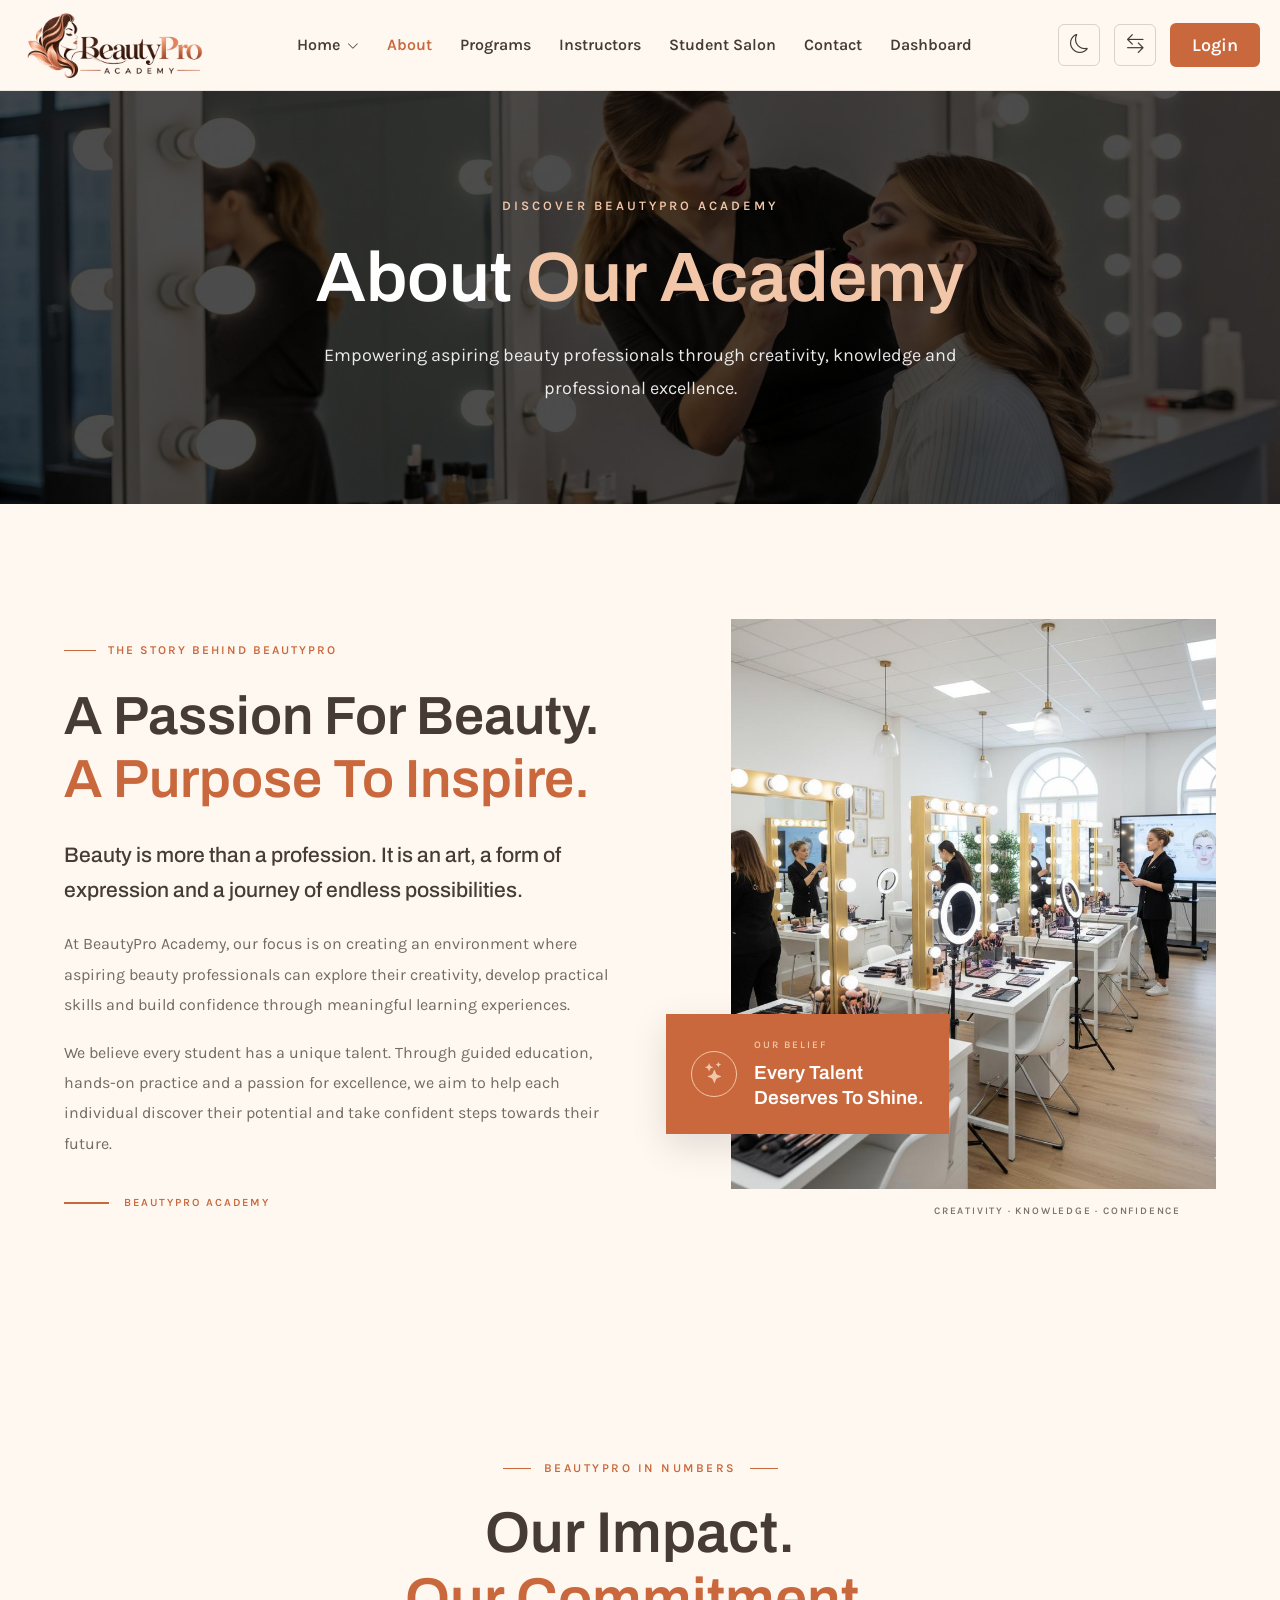
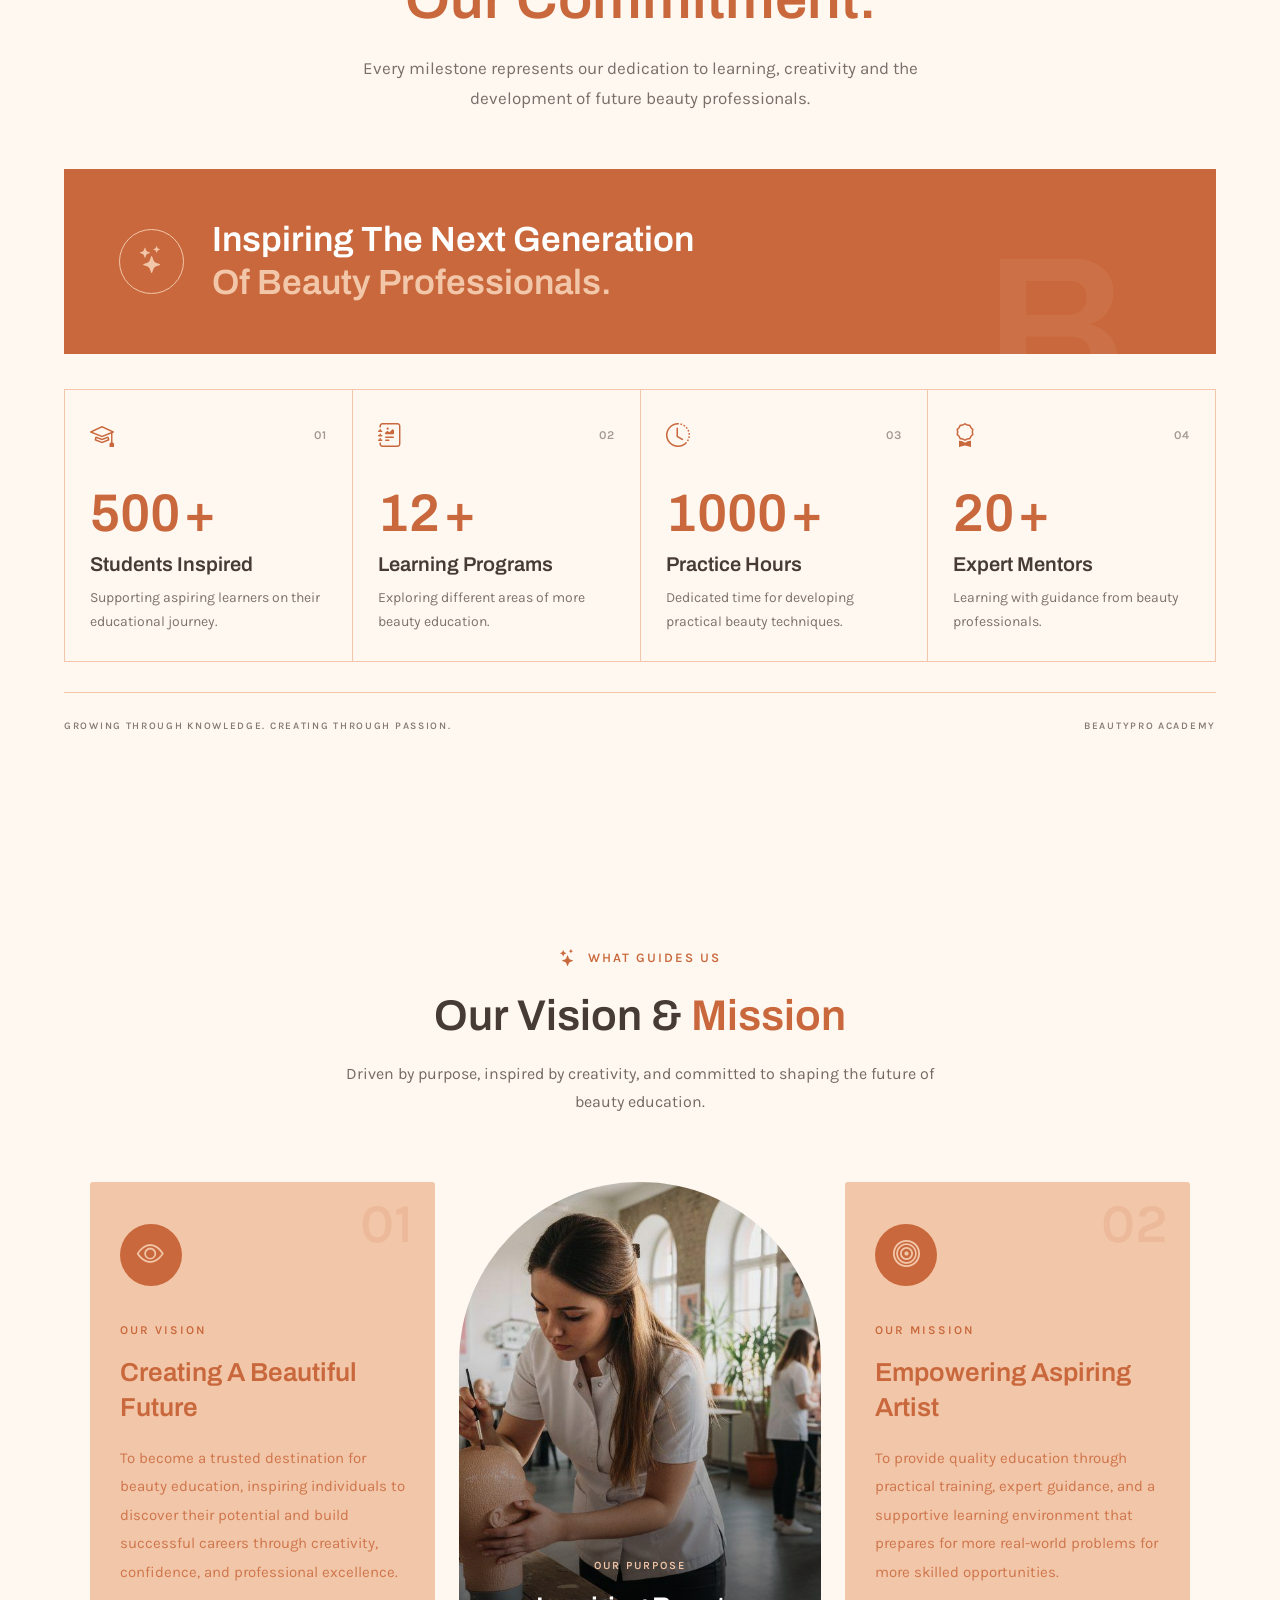
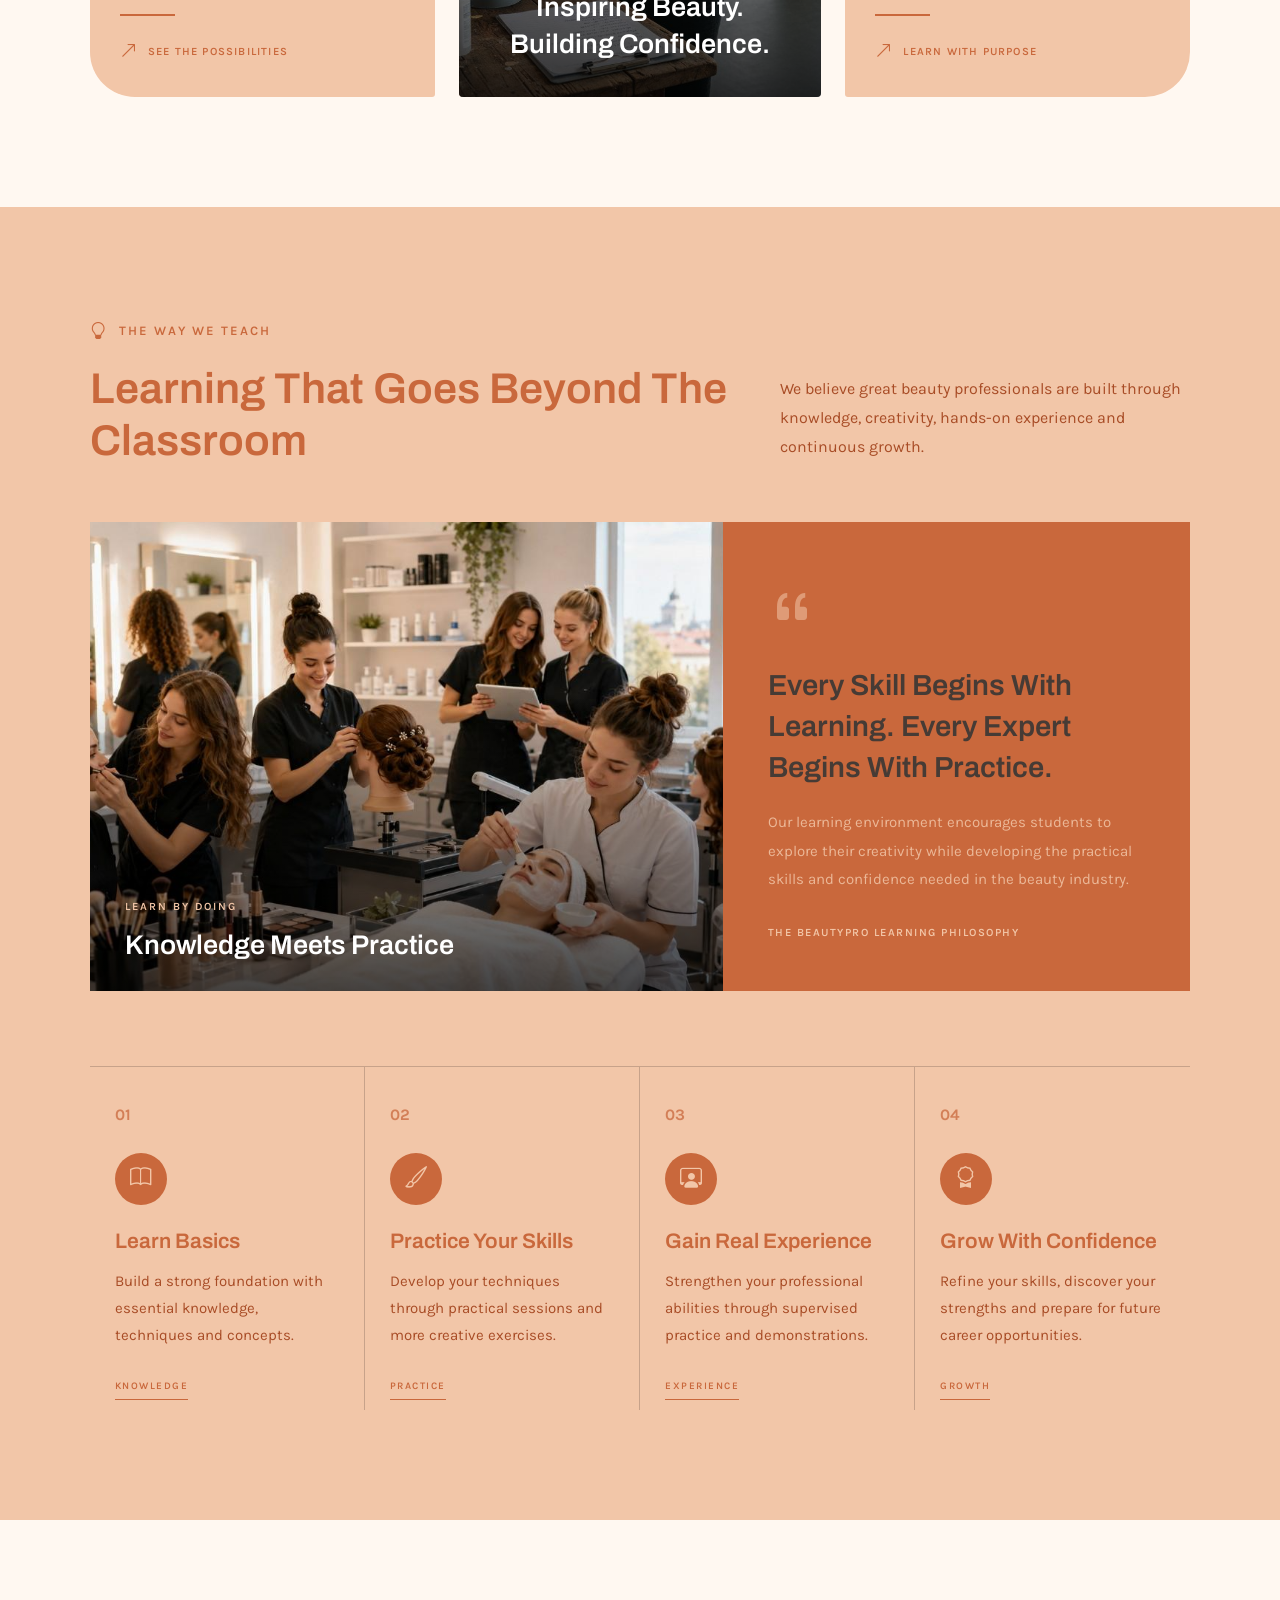
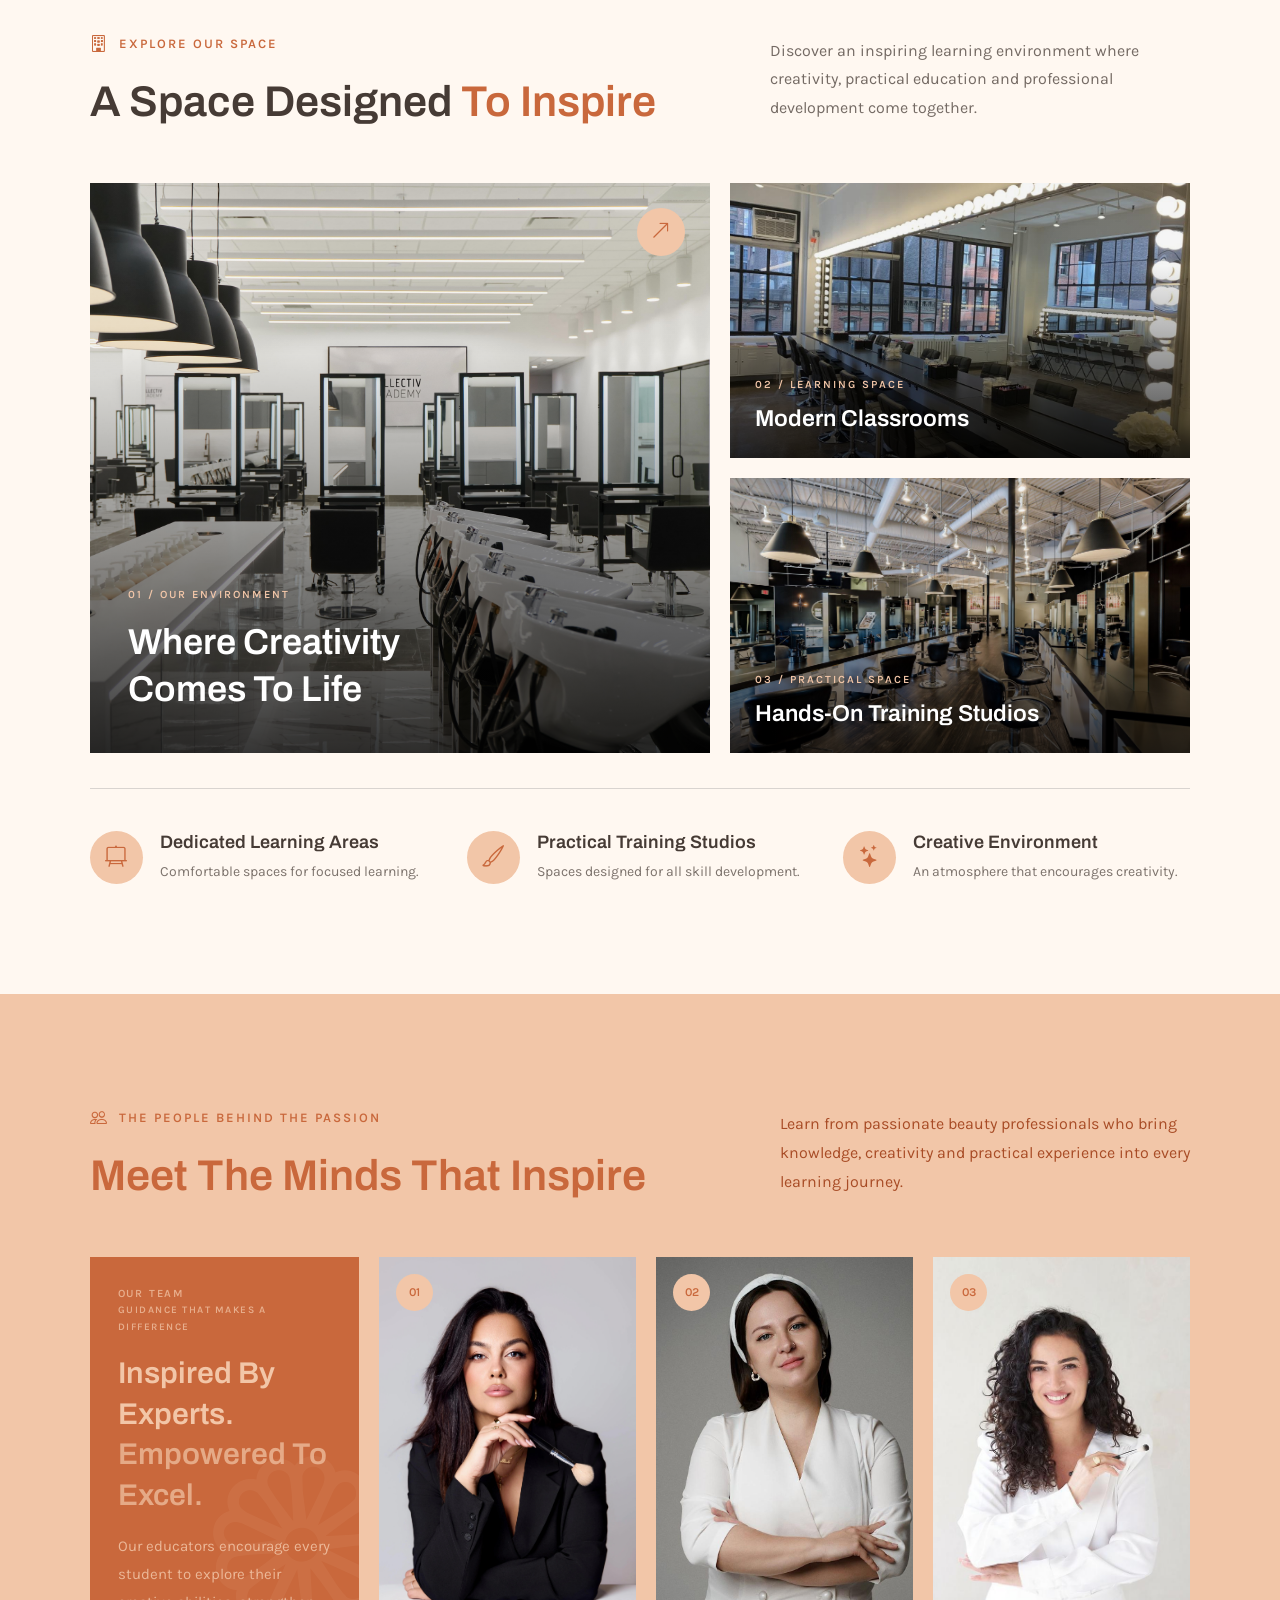
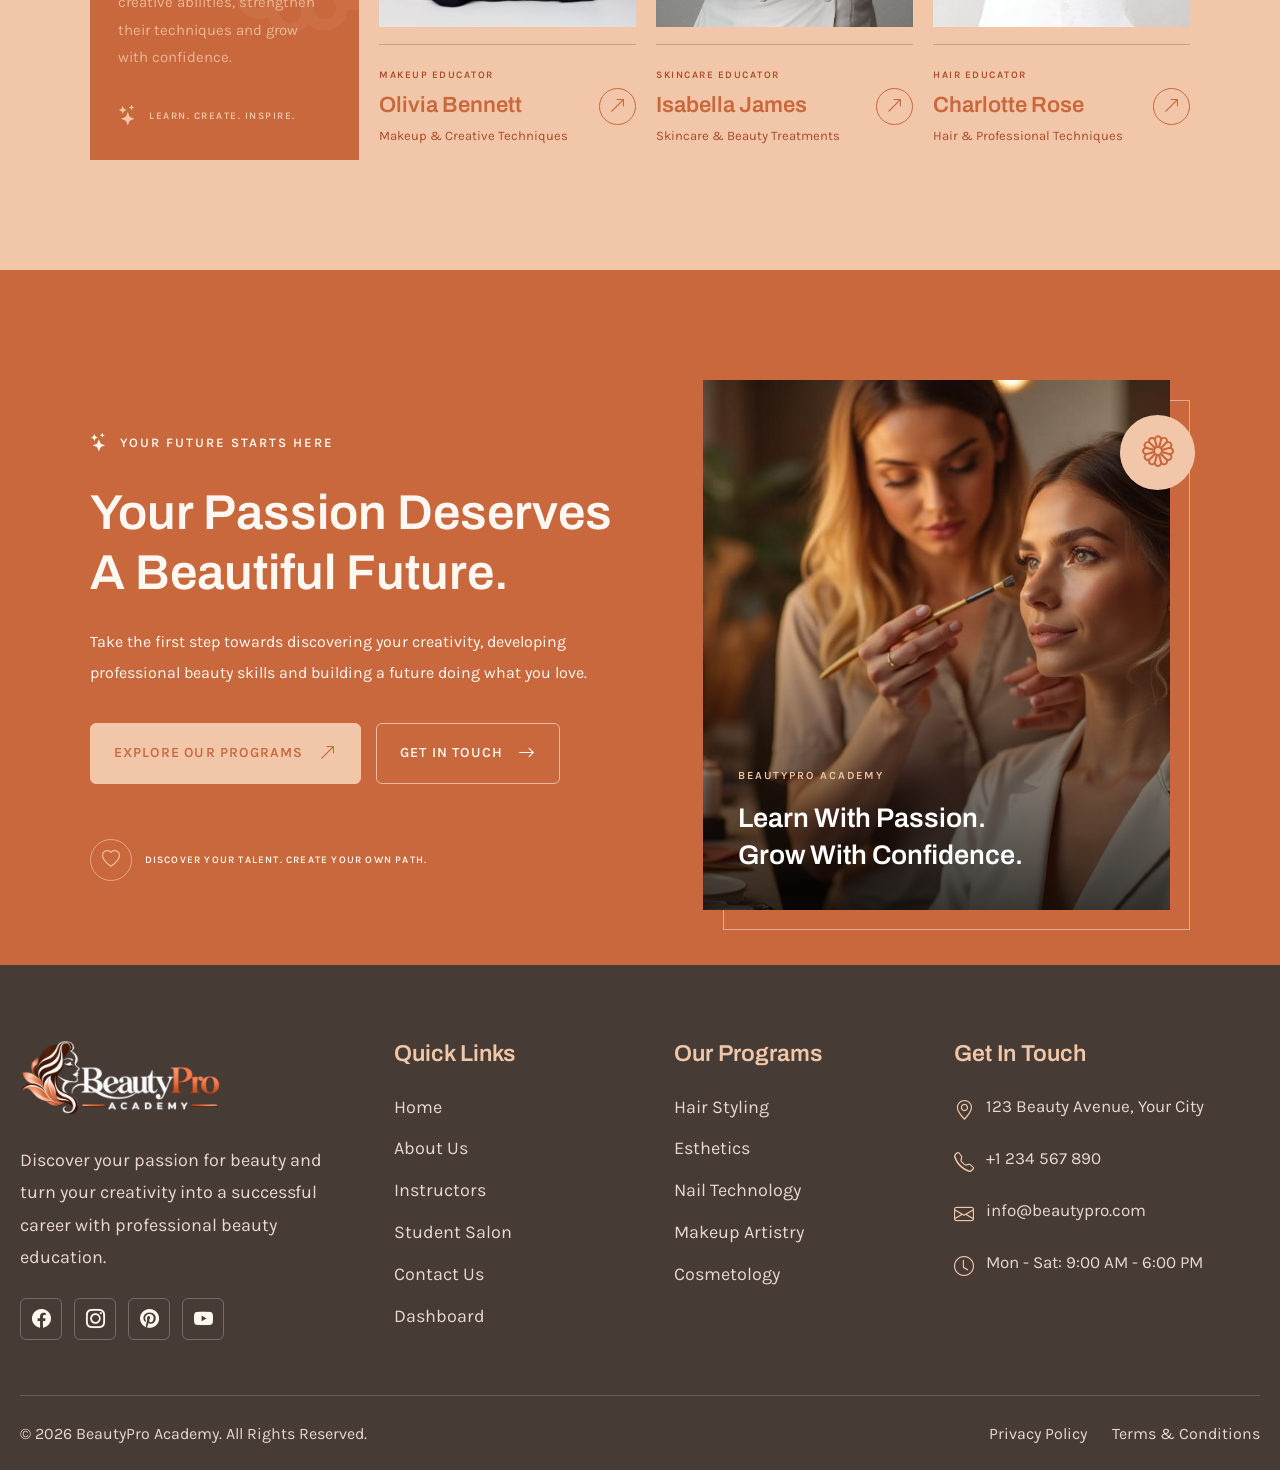
<file: about.html>
<!DOCTYPE html>
<html lang="en">

<head>
    <meta charset="UTF-8">
    <meta name="viewport" content="width=device-width, initial-scale=1.0">

    <title>BeautyPro Academy</title>

    <meta name="description"
        content="Build your beauty career with BeautyPro Academy. Explore professional cosmetology, hair, esthetics and nail programs.">

    <!-- Google Fonts -->
    <link rel="preconnect" href="https://fonts.googleapis.com">
    <link rel="preconnect" href="https://fonts.gstatic.com" crossorigin>

    <!-- Favicon -->
    <link rel="icon" type="image/png" href="images/favicon.png">

    <link
        href="https://fonts.googleapis.com/css2?family=Archivo:wght@400;500;600;700&family=Karla:wght@400;500;600;700&display=swap"
        rel="stylesheet">

    <!-- Bootstrap Icons -->
    <link rel="stylesheet" href="https://cdn.jsdelivr.net/npm/bootstrap-icons@1.11.3/font/bootstrap-icons.min.css">

    <!-- Main CSS -->
    <link rel="stylesheet" href="css/style.css">

</head>

<body>

    <!-- ================================
     HEADER
================================ -->

    <header class="main-header">
        <div class="container">
            <div class="header-wrapper">

                <!-- LOGO -->
                <a href="index.html" class="header-logo">
                    <img src="images/logo.png" alt="BeautyPro Academy">
                </a>

                <!-- DESKTOP NAVIGATION -->
                <nav class="desktop-nav">
                    <ul class="nav-menu">

                        <li class="nav-item home-dropdown">
                            <a href="#" class="nav-link">
                                Home <i class="bi bi-chevron-down"></i>
                            </a>

                            <ul class="dropdown-menu">
                                <li><a href="index.html">Home 1</a></li>
                                <li><a href="home-2.html">Home 2</a></li>
                            </ul>
                        </li>

                        <li class="nav-item">
                            <a href="about.html" class="nav-link">About</a>
                        </li>

                        <li class="nav-item">
                            <a href="programs.html" class="nav-link">Programs</a>
                        </li>

                        <li class="nav-item">
                            <a href="instructors.html" class="nav-link">Instructors</a>
                        </li>

                        <li class="nav-item">
                            <a href="student-salon.html" class="nav-link">Student Salon</a>
                        </li>

                        <li class="nav-item">
                            <a href="contact.html" class="nav-link">Contact</a>
                        </li>

                        <li class="nav-item">
                            <a href="dashboard.html" class="nav-link">Dashboard</a>
                        </li>

                    </ul>
                </nav>

                <!-- DESKTOP ACTIONS -->
                <div class="header-actions">

                    <!-- DARK MODE -->
                    <button class="header-icon-btn theme-toggle" id="themeToggle" aria-label="Toggle dark mode">
                        <i class="bi bi-moon"></i>
                    </button>

                    <!-- RTL -->
                    <button class="header-icon-btn rtl-toggle" id="rtlToggle" aria-label="Toggle RTL">
                        <i class="bi bi-arrow-left-right"></i>

                    </button>

                    <!-- LOGIN -->
                    <a href="login.html" class="btn-primary header-login">
                        Login
                    </a>

                </div>

                <!-- MOBILE MENU TOGGLE -->
                <button class="menu-toggle" id="menuToggle" aria-label="Open navigation menu" aria-expanded="false">
                    <i class="bi bi-list"></i>
                </button>

            </div>
        </div>

        <!-- MOBILE NAVIGATION -->
        <div class="mobile-nav" id="mobileNav">

            <ul class="mobile-menu">

                <li class="mobile-home-dropdown">

                    <button class="mobile-home-btn">
                        Home <i class="bi bi-chevron-down"></i>
                    </button>

                    <ul class="mobile-dropdown">
                        <li><a href="index.html">Home 1</a></li>
                        <li><a href="home-2.html">Home 2</a></li>
                    </ul>

                </li>

                <li><a href="about.html">About</a></li>
                <li><a href="programs.html">Programs</a></li>
                <li><a href="instructors.html">Instructors</a></li>
                <li><a href="student-salon.html">Student Salon</a></li>
                <li><a href="contact.html">Contact</a></li>
                <li><a href="dashboard.html">Dashboard</a></li>

            </ul>

            <!-- MOBILE ACTIONS -->
            <div class="mobile-actions">

                <div class="mobile-toggle-group">

                    <button class="mobile-action-btn theme-toggle">
                        <i class="bi bi-moon"></i>
                        <span>Dark Mode</span>
                    </button>

                    <button class="mobile-action-btn rtl-toggle">
                        <i class="bi bi-arrow-left-right"></i>
                        <span>RTL Mode</span>
                    </button>

                </div>

                <a href="login.html" class="btn-primary mobile-login">
                    Login
                </a>

            </div>

        </div>

    </header>

    <!-- ================= ABOUT HERO SECTION ================= -->
    <section class="bp-about-hero">

        <!-- Background Image -->
        <div class="bp-about-hero-bg">
            <img src="images/about-hero.jpg" alt="BeautyPro Academy">
        </div>

        <!-- Overlay -->
        <div class="bp-about-hero-overlay"></div>

        <!-- Hero Content -->
        <div class="bp-about-hero-content">

            <span class="bp-about-hero-subtitle">
                DISCOVER BEAUTYPRO ACADEMY
            </span>

            <h1>
                About <span>Our Academy</span>
            </h1>

            <p>
                Empowering aspiring beauty professionals through
                creativity, knowledge and professional excellence.
            </p>

        </div>

    </section>

    <!-- ================= ABOUT OUR STORY ================= -->
    <section class="bp-about-story">

        <div class="bp-about-story-container">

            <!-- Story Content -->
            <div class="bp-about-story-content">

                <span class="bp-about-story-eyebrow">
                    <span></span>
                    THE STORY BEHIND BEAUTYPRO
                </span>

                <h2>
                    A Passion For Beauty.
                    <span>A Purpose To Inspire.</span>
                </h2>

                <p class="bp-about-story-lead">
                    Beauty is more than a profession.
                    It is an art, a form of expression and
                    a journey of endless possibilities.
                </p>

                <p class="bp-about-story-description">
                    At BeautyPro Academy, our focus is on creating
                    an environment where aspiring beauty professionals
                    can explore their creativity, develop practical
                    skills and build confidence through meaningful
                    learning experiences.
                </p>

                <p class="bp-about-story-description">
                    We believe every student has a unique talent.
                    Through guided education, hands-on practice and
                    a passion for excellence, we aim to help each
                    individual discover their potential and take
                    confident steps towards their future.
                </p>

                <div class="bp-about-story-signature">
                    <span class="bp-about-story-signature-line"></span>
                    <span>BEAUTYPRO ACADEMY</span>
                </div>

            </div>


            <!-- Story Image -->
            <div class="bp-about-story-visual">

                <div class="bp-about-story-image">
                    <img src="images/about-our-story.jpg" alt="Beauty academy professional training environment">
                </div>

                <!-- Floating Badge -->
                <div class="bp-about-story-badge">

                    <div class="bp-about-story-badge-icon">
                        <i class="bi bi-stars"></i>
                    </div>

                    <div>
                        <span>OUR BELIEF</span>
                        <h3>Every Talent<br>Deserves To Shine.</h3>
                    </div>

                </div>

                <!-- Image Label -->
                <span class="bp-about-story-image-label">
                    CREATIVITY · KNOWLEDGE · CONFIDENCE
                </span>

            </div>

        </div>

    </section>

    <!-- ================= ACADEMY NUMBER STATS ================= -->
    <section class="bp-about-stats">

        <div class="bp-about-stats-container">

            <!-- Heading -->
            <div class="bp-about-stats-heading">

                <span class="bp-about-stats-eyebrow">
                    <span></span>
                    BEAUTYPRO IN NUMBERS
                    <span></span>
                </span>

                <h2>
                    Our Impact.
                    <span>Our Commitment.</span>
                </h2>

                <p>
                    Every milestone represents our dedication to
                    learning, creativity and the development of
                    future beauty professionals.
                </p>

            </div>


            <!-- Highlight Statement -->
            <div class="bp-about-stats-highlight">

                <span class="bp-about-stats-highlight-icon">
                    <i class="bi bi-stars"></i>
                </span>

                <h3>
                    Inspiring The Next Generation
                    <span>Of Beauty Professionals.</span>
                </h3>

                <span class="bp-about-stats-highlight-mark">B.</span>

            </div>


            <!-- Statistics -->
            <div class="bp-about-stats-grid">

                <!-- Stat 01 -->
                <div class="bp-about-stat-item">

                    <div class="bp-about-stat-top">
                        <i class="bi bi-mortarboard"></i>
                        <span>01</span>
                    </div>

                    <h3>
                        <span class="bp-about-stat-number">500</span>
                        <span class="bp-about-stat-suffix">+</span>
                    </h3>

                    <h4>Students Inspired</h4>

                    <p>
                        Supporting aspiring learners
                        on their educational journey.
                    </p>

                </div>


                <!-- Stat 02 -->
                <div class="bp-about-stat-item">

                    <div class="bp-about-stat-top">
                        <i class="bi bi-journal-richtext"></i>
                        <span>02</span>
                    </div>

                    <h3>
                        <span class="bp-about-stat-number">12</span>
                        <span class="bp-about-stat-suffix">+</span>
                    </h3>

                    <h4>Learning Programs</h4>

                    <p>
                        Exploring different areas of more beauty
                        education.
                    </p>

                </div>


                <!-- Stat 03 -->
                <div class="bp-about-stat-item">

                    <div class="bp-about-stat-top">
                        <i class="bi bi-clock-history"></i>
                        <span>03</span>
                    </div>

                    <h3>
                        <span class="bp-about-stat-number">1000</span>
                        <span class="bp-about-stat-suffix">+</span>
                    </h3>

                    <h4>Practice Hours</h4>

                    <p>
                        Dedicated time for developing
                        practical beauty techniques.
                    </p>

                </div>


                <!-- Stat 04 -->
                <div class="bp-about-stat-item">

                    <div class="bp-about-stat-top">
                        <i class="bi bi-award"></i>
                        <span>04</span>
                    </div>

                    <h3>
                        <span class="bp-about-stat-number">20</span>
                        <span class="bp-about-stat-suffix">+</span>
                    </h3>

                    <h4>Expert Mentors</h4>

                    <p>
                        Learning with guidance from
                        beauty professionals.
                    </p>

                </div>

            </div>


            <!-- Bottom Note -->
            <div class="bp-about-stats-footer">
                <span>GROWING THROUGH KNOWLEDGE. CREATING THROUGH PASSION.</span>
                <span>BEAUTYPRO ACADEMY</span>
            </div>

        </div>

    </section>

    <section class="bp-about-vision">
        <div class="bp-about-vision-container">

            <div class="bp-about-vision-heading">
                <span class="bp-about-vision-eyebrow">
                    <i class="bi bi-stars"></i>
                    WHAT GUIDES US
                </span>

                <h2>Our Vision & <span>Mission</span></h2>

                <p>
                    Driven by purpose, inspired by creativity, and committed
                    to shaping the future of beauty education.
                </p>
            </div>

            <div class="bp-about-vision-content">

                <!-- Vision -->
                <div class="bp-about-vision-card bp-vision-card">
                    <div class="bp-about-vision-number">01</div>

                    <div class="bp-about-vision-icon">
                        <i class="bi bi-eye"></i>
                    </div>

                    <span class="bp-about-vision-label">OUR VISION</span>

                    <h3>Creating A Beautiful Future</h3>

                    <p>
                        To become a trusted destination for beauty education,
                        inspiring individuals to discover their potential
                        and build successful careers through creativity,
                        confidence, and professional excellence.
                    </p>

                    <div class="bp-about-vision-line"></div>

                    <span class="bp-about-vision-bottom">
                        <i class="bi bi-arrow-up-right"></i>
                        SEE THE POSSIBILITIES
                    </span>
                </div>

                <!-- Center Image -->
                <div class="bp-about-vision-image">
                    <img src="images/about-vision-mission.jpg" alt="BeautyPro Academy professional training">

                    <div class="bp-about-vision-image-overlay"></div>

                    <div class="bp-about-vision-image-text">
                        <span>OUR PURPOSE</span>
                        <h3>Inspiring Beauty.<br>Building Confidence.</h3>
                    </div>
                </div>

                <!-- Mission -->
                <div class="bp-about-vision-card bp-mission-card">
                    <div class="bp-about-vision-number">02</div>

                    <div class="bp-about-vision-icon">
                        <i class="bi bi-bullseye"></i>
                    </div>

                    <span class="bp-about-vision-label">OUR MISSION</span>

                    <h3>Empowering Aspiring Artist</h3>

                    <p>
                        To provide quality education through practical
                        training, expert guidance, and a supportive learning
                        environment that prepares for more real-world
                        problems for more skilled opportunities.
                    </p>

                    <div class="bp-about-vision-line"></div>

                    <span class="bp-about-vision-bottom">
                        <i class="bi bi-arrow-up-right"></i>
                        LEARN WITH PURPOSE
                    </span>
                </div>

            </div>
        </div>
    </section>

    <section class="bp-about-learning">
        <div class="bp-about-learning-container">

            <div class="bp-about-learning-header">
                <div class="bp-about-learning-heading">
                    <span class="bp-about-learning-eyebrow">
                        <i class="bi bi-lightbulb"></i>
                        THE WAY WE TEACH
                    </span>

                    <h2>Learning That Goes <span>Beyond The Classroom</span></h2>
                </div>

                <p>
                    We believe great beauty professionals are built through
                    knowledge, creativity, hands-on experience and continuous
                    growth.
                </p>
            </div>

            <div class="bp-about-learning-feature">

                <div class="bp-about-learning-image">
                    <img src="images/about-learning-approach.jpg" alt="Students learning practical beauty techniques">

                    <div class="bp-about-learning-image-caption">
                        <span>LEARN BY DOING</span>
                        <h3>Knowledge Meets Practice</h3>
                    </div>
                </div>

                <div class="bp-about-learning-quote">
                    <i class="bi bi-quote"></i>

                    <h3>
                        Every Skill Begins With Learning.
                        Every Expert Begins With Practice.
                    </h3>

                    <p>
                        Our learning environment encourages students to explore
                        their creativity while developing the practical skills
                        and confidence needed in the beauty industry.
                    </p>

                    <span class="bp-about-learning-signature">
                        THE BEAUTYPRO LEARNING PHILOSOPHY
                    </span>
                </div>

            </div>

            <div class="bp-about-learning-stages">

                <div class="bp-about-learning-stage">
                    <span class="bp-about-learning-stage-number">01</span>
                    <div class="bp-about-learning-stage-icon">
                        <i class="bi bi-book"></i>
                    </div>
                    <h3>Learn Basics</h3>
                    <p>
                        Build a strong foundation with essential
                        knowledge, techniques and concepts.
                    </p>
                    <span class="bp-about-learning-stage-tag">KNOWLEDGE</span>
                </div>

                <div class="bp-about-learning-stage">
                    <span class="bp-about-learning-stage-number">02</span>
                    <div class="bp-about-learning-stage-icon">
                        <i class="bi bi-brush"></i>
                    </div>
                    <h3>Practice Your Skills</h3>
                    <p>
                        Develop your techniques through practical
                        sessions and more creative exercises.
                    </p>
                    <span class="bp-about-learning-stage-tag">PRACTICE</span>
                </div>

                <div class="bp-about-learning-stage">
                    <span class="bp-about-learning-stage-number">03</span>
                    <div class="bp-about-learning-stage-icon">
                        <i class="bi bi-person-workspace"></i>
                    </div>
                    <h3>Gain Real Experience</h3>
                    <p>
                        Strengthen your professional abilities through
                        supervised practice and demonstrations.
                    </p>
                    <span class="bp-about-learning-stage-tag">EXPERIENCE</span>
                </div>

                <div class="bp-about-learning-stage">
                    <span class="bp-about-learning-stage-number">04</span>
                    <div class="bp-about-learning-stage-icon">
                        <i class="bi bi-award"></i>
                    </div>
                    <h3>Grow With Confidence</h3>
                    <p>
                        Refine your skills, discover your strengths and
                        prepare for future career opportunities.
                    </p>
                    <span class="bp-about-learning-stage-tag">GROWTH</span>
                </div>

            </div>

        </div>
    </section>

    <section class="bp-about-facilities">
        <div class="bp-about-facilities-container">

            <!-- Section Heading -->
            <div class="bp-about-facilities-header">
                <div>
                    <span class="bp-about-facilities-eyebrow">
                        <i class="bi bi-building"></i>
                        EXPLORE OUR SPACE
                    </span>

                    <h2>A Space Designed <span>To Inspire</span></h2>
                </div>

                <p>
                    Discover an inspiring learning environment where creativity,
                    practical education and professional development come together.
                </p>
            </div>

            <!-- Gallery -->
            <div class="bp-about-facilities-gallery">

                <!-- Main Image -->
                <div class="bp-facility-main">
                    <img src="images/about-facility-main.jpg" alt="BeautyPro Academy training studio">

                    <div class="bp-facility-main-overlay"></div>

                    <div class="bp-facility-main-content">
                        <span>01 / OUR ENVIRONMENT</span>
                        <h3>Where Creativity<br>Comes To Life</h3>
                    </div>

                    <div class="bp-facility-main-label">
                        <i class="bi bi-arrow-up-right"></i>
                    </div>
                </div>

                <!-- Side Images -->
                <div class="bp-facility-side">

                    <div class="bp-facility-small">
                        <img src="images/about-facility-classroom.jpg" alt="Beauty academy classroom">

                        <div class="bp-facility-small-overlay"></div>

                        <div class="bp-facility-small-content">
                            <span>02 / LEARNING SPACE</span>
                            <h3>Modern Classrooms</h3>
                        </div>
                    </div>

                    <div class="bp-facility-small">
                        <img src="images/about-facility-studio.jpg" alt="Beauty practical training studio">

                        <div class="bp-facility-small-overlay"></div>

                        <div class="bp-facility-small-content">
                            <span>03 / PRACTICAL SPACE</span>
                            <h3>Hands-On Training Studios</h3>
                        </div>
                    </div>

                </div>
            </div>

            <!-- Facility Highlights -->
            <div class="bp-about-facility-highlights">

                <div class="bp-facility-highlight">
                    <div class="bp-facility-highlight-icon">
                        <i class="bi bi-easel2"></i>
                    </div>

                    <div>
                        <h4>Dedicated Learning Areas</h4>
                        <p>Comfortable spaces for focused learning.</p>
                    </div>
                </div>

                <div class="bp-facility-highlight">
                    <div class="bp-facility-highlight-icon">
                        <i class="bi bi-brush"></i>
                    </div>

                    <div>
                        <h4>Practical Training Studios</h4>
                        <p>Spaces designed for all skill development.</p>
                    </div>
                </div>

                <div class="bp-facility-highlight">
                    <div class="bp-facility-highlight-icon">
                        <i class="bi bi-stars"></i>
                    </div>

                    <div>
                        <h4>Creative Environment</h4>
                        <p>An atmosphere that encourages creativity.</p>
                    </div>
                </div>

            </div>

        </div>
    </section>

    <section class="bp-about-team">
        <div class="bp-about-team-container">

            <!-- Heading -->
            <div class="bp-about-team-header">
                <div class="bp-about-team-heading">
                    <span class="bp-about-team-eyebrow">
                        <i class="bi bi-people"></i>
                        THE PEOPLE BEHIND THE PASSION
                    </span>

                    <h2>Meet The Minds <span>That Inspire</span></h2>
                </div>

                <p>
                    Learn from passionate beauty professionals who bring
                    knowledge, creativity and practical experience into
                    every learning journey.
                </p>
            </div>

            <!-- Team Layout -->
            <div class="bp-about-team-layout">

                <!-- Team Introduction -->
                <div class="bp-about-team-intro">
                    <span class="bp-about-team-intro-number">OUR TEAM</span>

                    <div class="bp-about-team-intro-content">
                        <span class="bp-about-team-small-label">
                            GUIDANCE THAT MAKES A DIFFERENCE
                        </span>

                        <h3>
                            Inspired By Experts.
                            <span>Empowered To Excel.</span>
                        </h3>

                        <p>
                            Our educators encourage every student to explore
                            their creative abilities, strengthen their
                            techniques and grow with confidence.
                        </p>

                        <div class="bp-about-team-intro-bottom">
                            <i class="bi bi-stars"></i>
                            <span>LEARN. CREATE. INSPIRE.</span>
                        </div>
                    </div>

                    <div class="bp-about-team-decor">
                        <i class="bi bi-flower1"></i>
                    </div>
                </div>

                <!-- Instructor 1 -->
                <article class="bp-about-team-member">
                    <div class="bp-about-team-member-image">
                        <img src="images/about-team-1.jpg" alt="Makeup artistry instructor">

                        <span class="bp-about-team-member-number">01</span>
                    </div>

                    <div class="bp-about-team-member-info">
                        <div>
                            <span class="bp-about-team-role">MAKEUP EDUCATOR</span>
                            <h3>Olivia Bennett</h3>
                            <p>Makeup & Creative Techniques</p>
                        </div>

                        <span class="bp-about-team-member-icon">
                            <i class="bi bi-arrow-up-right"></i>
                        </span>
                    </div>
                </article>

                <!-- Instructor 2 -->
                <article class="bp-about-team-member">
                    <div class="bp-about-team-member-image">
                        <img src="images/about-team-2.jpg" alt="Skincare instructor">

                        <span class="bp-about-team-member-number">02</span>
                    </div>

                    <div class="bp-about-team-member-info">
                        <div>
                            <span class="bp-about-team-role">SKINCARE EDUCATOR</span>
                            <h3>Isabella James</h3>
                            <p>Skincare & Beauty Treatments</p>
                        </div>

                        <span class="bp-about-team-member-icon">
                            <i class="bi bi-arrow-up-right"></i>
                        </span>
                    </div>
                </article>

                <!-- Instructor 3 -->
                <article class="bp-about-team-member">
                    <div class="bp-about-team-member-image">
                        <img src="images/about-team-3.jpg" alt="Hair styling instructor">

                        <span class="bp-about-team-member-number">03</span>
                    </div>

                    <div class="bp-about-team-member-info">
                        <div>
                            <span class="bp-about-team-role">HAIR EDUCATOR</span>
                            <h3>Charlotte Rose</h3>
                            <p>Hair & Professional Techniques</p>
                        </div>

                        <span class="bp-about-team-member-icon">
                            <i class="bi bi-arrow-up-right"></i>
                        </span>
                    </div>
                </article>

            </div>

        </div>
    </section>

    <section class="bp-about-final-cta">
        <div class="bp-about-final-container">

            <div class="bp-about-final-content">

                <span class="bp-about-final-eyebrow">
                    <i class="bi bi-stars"></i>
                    YOUR FUTURE STARTS HERE
                </span>

                <h2>
                    Your Passion Deserves
                    <span>A Beautiful Future.</span>
                </h2>

                <p>
                    Take the first step towards discovering your creativity,
                    developing professional beauty skills and building a
                    future doing what you love.
                </p>

                <div class="bp-about-final-buttons">
                    <a href="programs.html" class="bp-about-final-primary">
                        EXPLORE OUR PROGRAMS
                        <i class="bi bi-arrow-up-right"></i>
                    </a>

                    <a href="contact.html" class="bp-about-final-secondary">
                        GET IN TOUCH
                        <i class="bi bi-arrow-right"></i>
                    </a>
                </div>

                <div class="bp-about-final-note">
                    <span class="bp-about-final-note-icon">
                        <i class="bi bi-heart"></i>
                    </span>

                    <span>
                        DISCOVER YOUR TALENT. CREATE YOUR OWN PATH.
                    </span>
                </div>

            </div>

            <div class="bp-about-final-visual">

                <div class="bp-about-final-image">
                    <img src="images/about-final-cta.jpg" alt="Beauty professional creating her future">

                    <div class="bp-about-final-image-overlay"></div>
                </div>

                <div class="bp-about-final-image-label">
                    <span>BEAUTYPRO ACADEMY</span>
                    <h3>Learn With Passion.<br>Grow With Confidence.</h3>
                </div>

                <div class="bp-about-final-circle">
                    <i class="bi bi-flower1"></i>
                </div>

                <div class="bp-about-final-outline"></div>

            </div>

        </div>

    </section>

    <!-- =====================================
     FOOTER
===================================== -->

    <footer class="main-footer">

        <div class="container">

            <div class="footer-top">

                <!-- BRAND COLUMN -->
                <div class="footer-column footer-brand">

                    <a href="index.html" class="footer-logo">
                        <img src="images/logo-white.png" alt="BeautyPro Academy">
                    </a>

                    <p>
                        Discover your passion for beauty and turn your
                        creativity into a successful career with
                        professional beauty education.
                    </p>

                    <div class="footer-socials">

                        <a href="#" aria-label="Facebook">
                            <i class="bi bi-facebook"></i>
                        </a>

                        <a href="#" aria-label="Instagram">
                            <i class="bi bi-instagram"></i>
                        </a>

                        <a href="#" aria-label="Pinterest">
                            <i class="bi bi-pinterest"></i>
                        </a>

                        <a href="#" aria-label="YouTube">
                            <i class="bi bi-youtube"></i>
                        </a>

                    </div>

                </div>


                <!-- QUICK LINKS -->
                <div class="footer-column">

                    <h3>Quick Links</h3>

                    <ul class="footer-links">

                        <li><a href="index.html">Home</a></li>
                        <li><a href="about.html">About Us</a></li>
                        <li><a href="instructors.html">Instructors</a></li>
                        <li><a href="student-salon.html">Student Salon</a></li>
                        <li><a href="contact.html">Contact Us</a></li>
                        <li><a href="dashboard.html">Dashboard</a></li>

                    </ul>

                </div>


                <!-- OUR PROGRAMS -->
                <div class="footer-column">

                    <h3>Our Programs</h3>

                    <ul class="footer-links">

                        <li><a href="programs.html">Hair Styling</a></li>
                        <li><a href="programs.html">Esthetics</a></li>
                        <li><a href="programs.html">Nail Technology</a></li>
                        <li><a href="programs.html">Makeup Artistry</a></li>
                        <li><a href="programs.html">Cosmetology</a></li>

                    </ul>

                </div>


                <!-- CONTACT -->
                <div class="footer-column footer-contact">

                    <h3>Get In Touch</h3>

                    <ul class="contact-list">

                        <li>
                            <i class="bi bi-geo-alt"></i>
                            <span>123 Beauty Avenue, Your City</span>
                        </li>

                        <li>
                            <i class="bi bi-telephone"></i>
                            <a href="tel:+1234567890">+1 234 567 890</a>
                        </li>

                        <li>
                            <i class="bi bi-envelope"></i>
                            <a href="mailto:info@beautypro.com">
                                info@beautypro.com
                            </a>
                        </li>

                        <li>
                            <i class="bi bi-clock"></i>
                            <span>Mon - Sat: 9:00 AM - 6:00 PM</span>
                        </li>

                    </ul>

                </div>

            </div>


            <!-- FOOTER BOTTOM -->
            <div class="footer-bottom">

                <p>
                    © 2026 BeautyPro Academy. All Rights Reserved.
                </p>

                <div class="footer-bottom-links">
                    <a href="#">Privacy Policy</a>
                    <a href="#">Terms & Conditions</a>
                </div>

            </div>

        </div>

    </footer>

    <script src="js/main.js"></script>

</body>

</html>
</file>
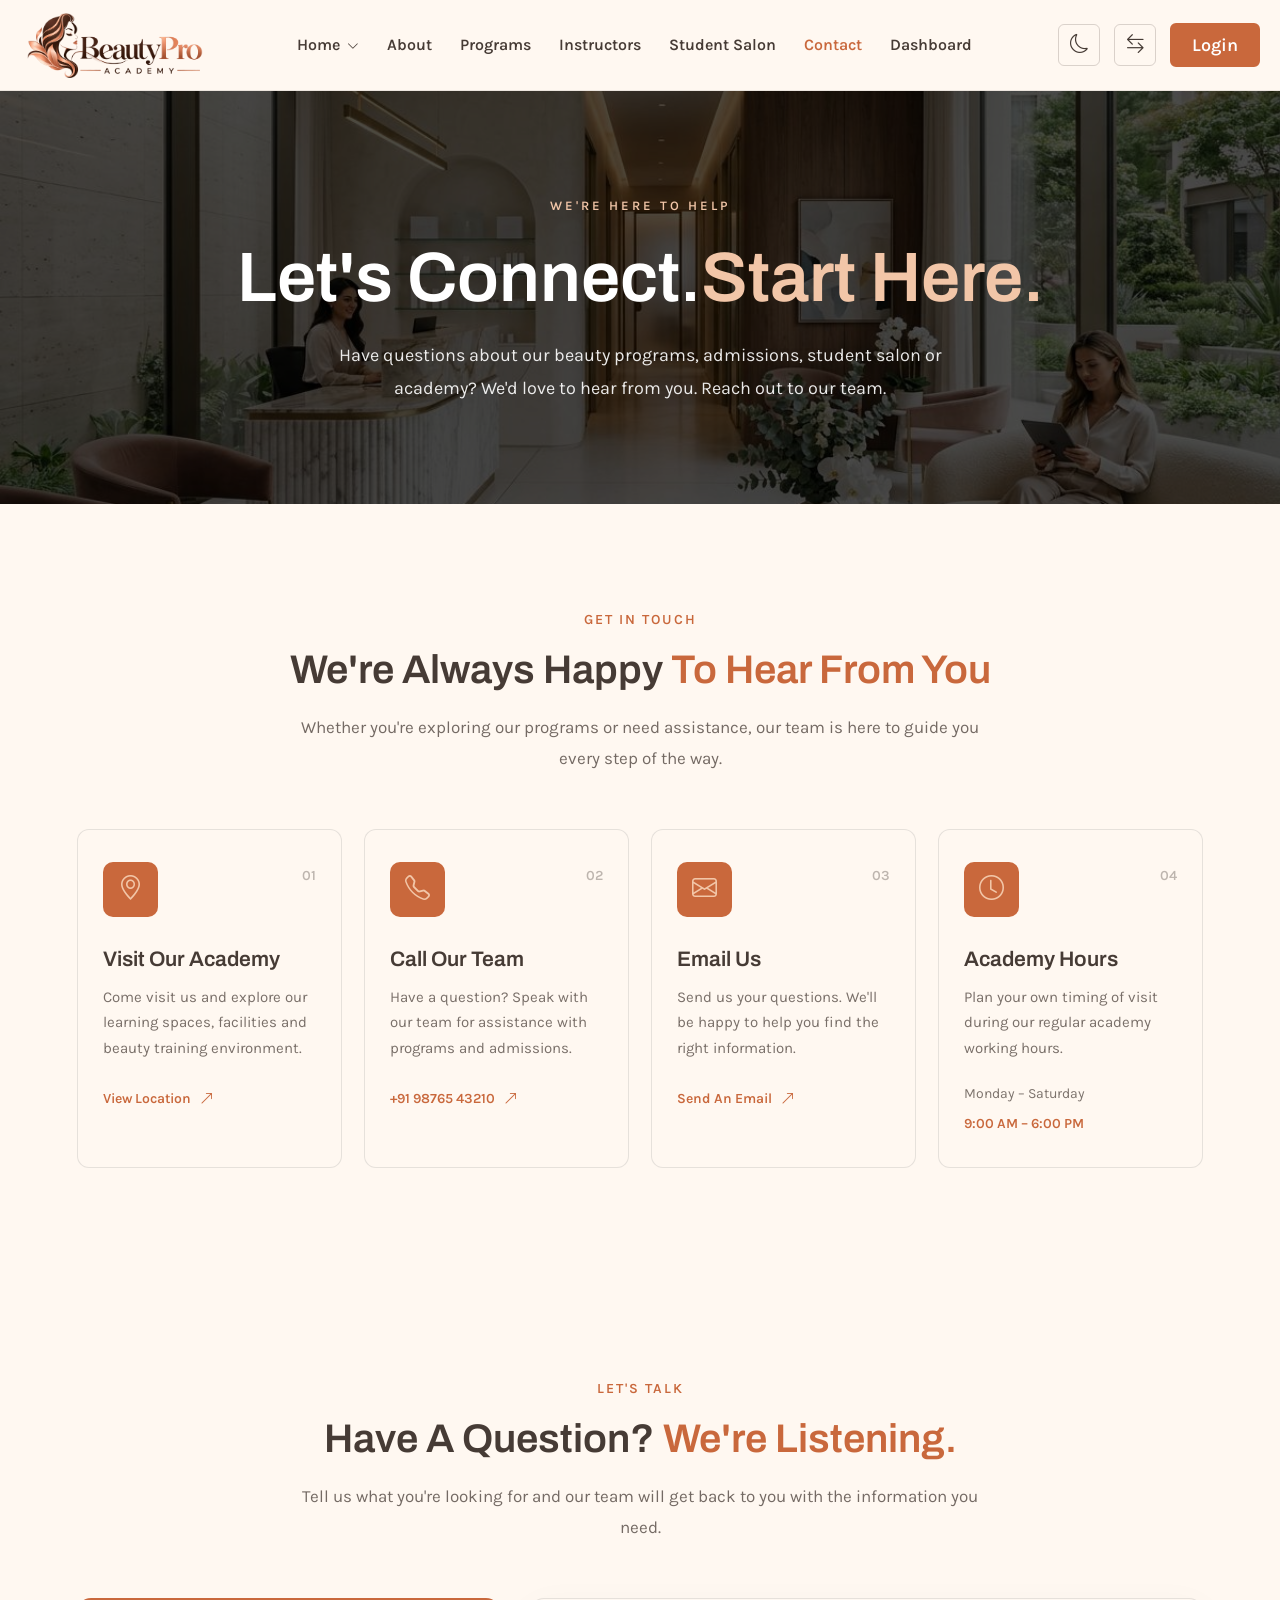
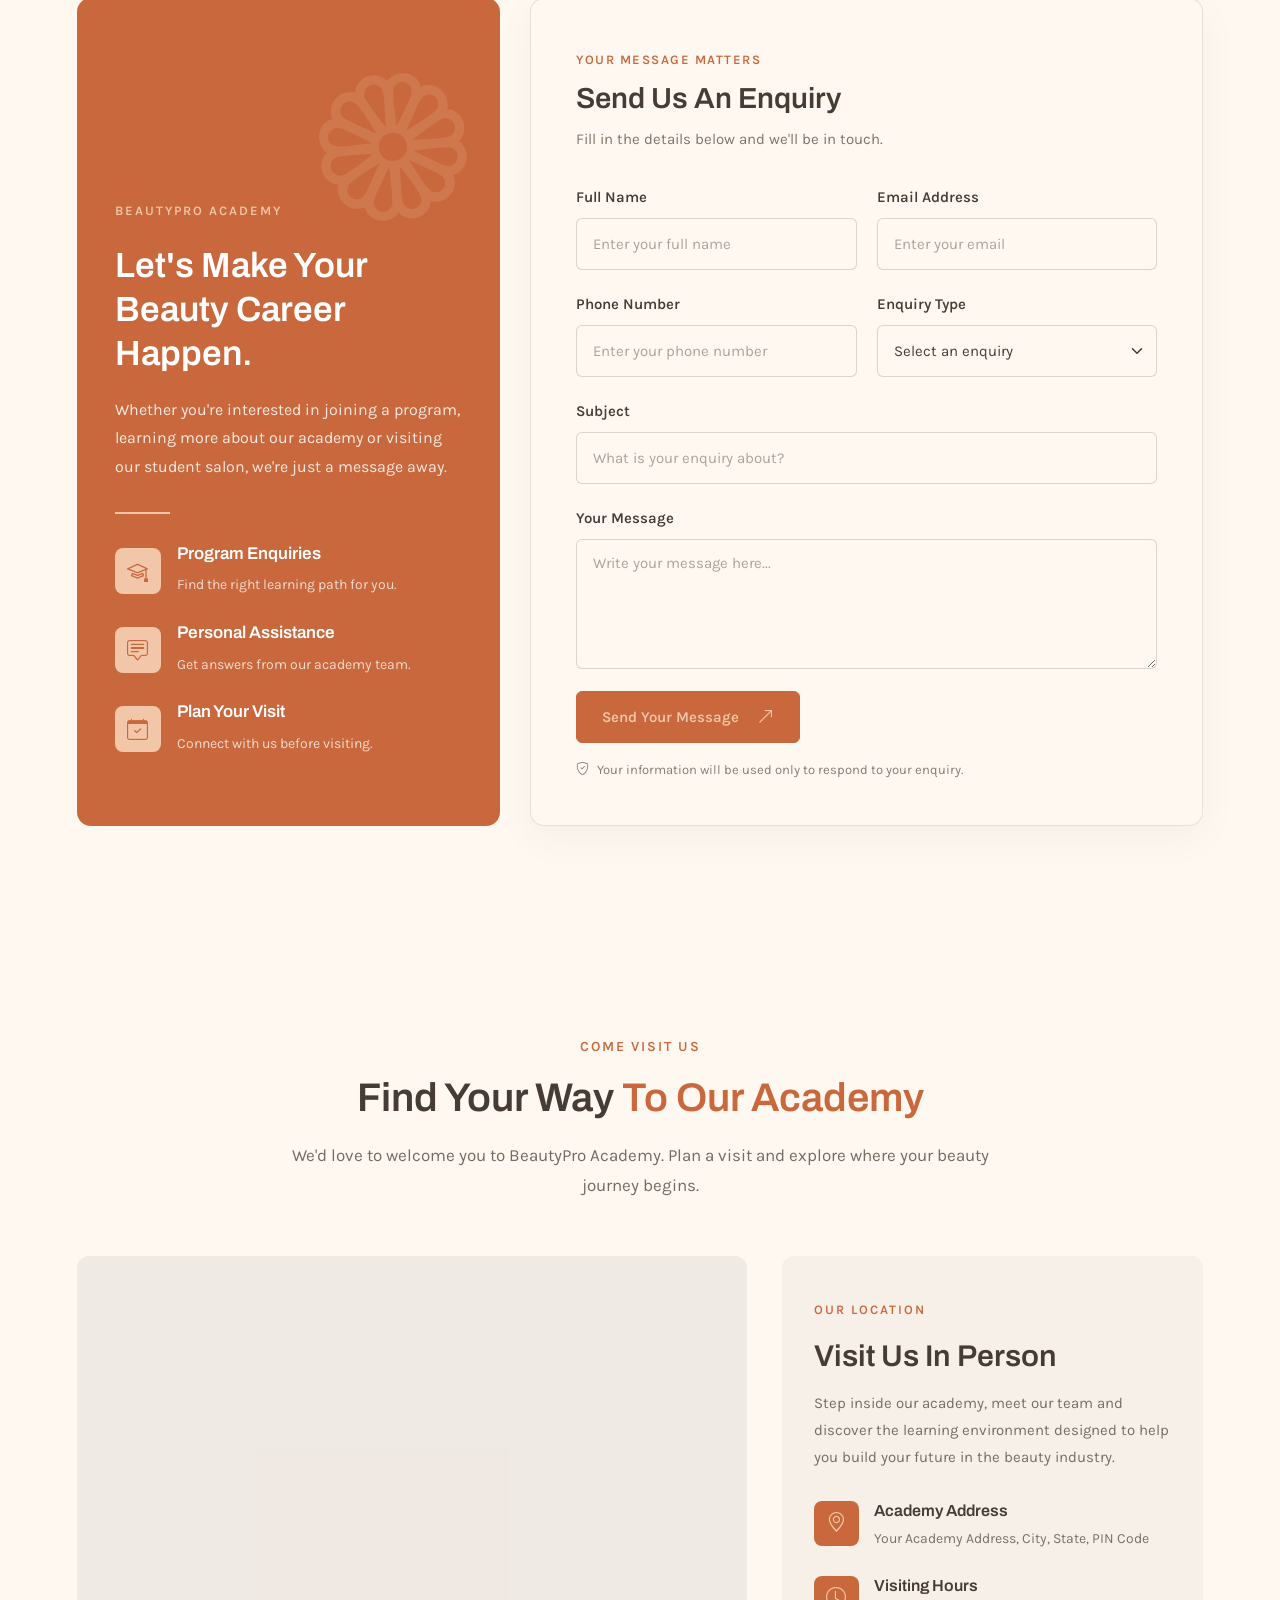
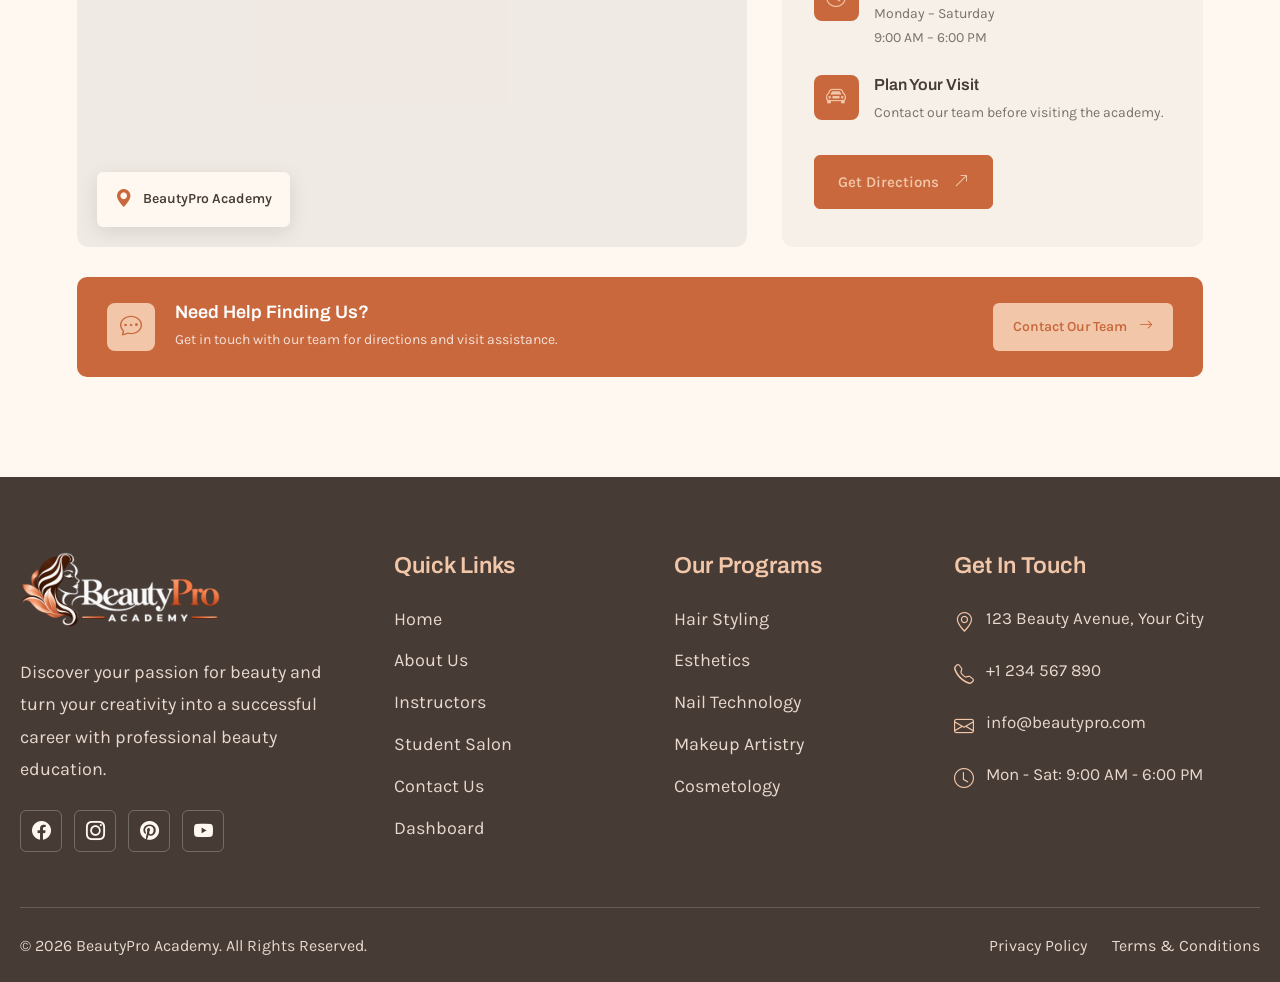
<file: contact.html>
<!DOCTYPE html>
<html lang="en">

<head>
    <meta charset="UTF-8">
    <meta name="viewport" content="width=device-width, initial-scale=1.0">

    <title>BeautyPro Academy</title>

    <meta name="description"
        content="Build your beauty career with BeautyPro Academy. Explore professional cosmetology, hair, esthetics and nail programs.">

    <!-- Google Fonts -->
    <link rel="preconnect" href="https://fonts.googleapis.com">
    <link rel="preconnect" href="https://fonts.gstatic.com" crossorigin>

    <!-- Favicon -->
    <link rel="icon" type="image/png" href="images/favicon.png">

    <link
        href="https://fonts.googleapis.com/css2?family=Archivo:wght@400;500;600;700&family=Karla:wght@400;500;600;700&display=swap"
        rel="stylesheet">

    <!-- Bootstrap Icons -->
    <link rel="stylesheet" href="https://cdn.jsdelivr.net/npm/bootstrap-icons@1.11.3/font/bootstrap-icons.min.css">

    <!-- Main CSS -->
    <link rel="stylesheet" href="css/style.css">

</head>

<body>

    <!-- ================================
     HEADER
================================ -->

    <header class="main-header">
        <div class="container">
            <div class="header-wrapper">

                <!-- LOGO -->
                <a href="index.html" class="header-logo">
                    <img src="images/logo.png" alt="BeautyPro Academy">
                </a>

                <!-- DESKTOP NAVIGATION -->
                <nav class="desktop-nav">
                    <ul class="nav-menu">

                        <li class="nav-item home-dropdown">
                            <a href="#" class="nav-link">
                                Home <i class="bi bi-chevron-down"></i>
                            </a>

                            <ul class="dropdown-menu">
                                <li><a href="index.html">Home 1</a></li>
                                <li><a href="home-2.html">Home 2</a></li>
                            </ul>
                        </li>

                        <li class="nav-item">
                            <a href="about.html" class="nav-link">About</a>
                        </li>

                        <li class="nav-item">
                            <a href="programs.html" class="nav-link">Programs</a>
                        </li>

                        <li class="nav-item">
                            <a href="instructors.html" class="nav-link">Instructors</a>
                        </li>

                        <li class="nav-item">
                            <a href="student-salon.html" class="nav-link">Student Salon</a>
                        </li>

                        <li class="nav-item">
                            <a href="contact.html" class="nav-link">Contact</a>
                        </li>

                        <li class="nav-item">
                            <a href="dashboard.html" class="nav-link">Dashboard</a>
                        </li>

                    </ul>
                </nav>

                <!-- DESKTOP ACTIONS -->
                <div class="header-actions">

                    <!-- DARK MODE -->
                    <button class="header-icon-btn theme-toggle" id="themeToggle" aria-label="Toggle dark mode">
                        <i class="bi bi-moon"></i>
                    </button>

                    <!-- RTL -->
                    <button class="header-icon-btn rtl-toggle" id="rtlToggle" aria-label="Toggle RTL">
                        <i class="bi bi-arrow-left-right"></i>

                    </button>

                    <!-- LOGIN -->
                    <a href="login.html" class="btn-primary header-login">
                        Login
                    </a>

                </div>

                <!-- MOBILE MENU TOGGLE -->
                <button class="menu-toggle" id="menuToggle" aria-label="Open navigation menu" aria-expanded="false">
                    <i class="bi bi-list"></i>
                </button>

            </div>
        </div>

        <!-- MOBILE NAVIGATION -->
        <div class="mobile-nav" id="mobileNav">

            <ul class="mobile-menu">

                <li class="mobile-home-dropdown">

                    <button class="mobile-home-btn">
                        Home <i class="bi bi-chevron-down"></i>
                    </button>

                    <ul class="mobile-dropdown">
                        <li><a href="index.html">Home 1</a></li>
                        <li><a href="home-2.html">Home 2</a></li>
                    </ul>

                </li>

                <li><a href="about.html">About</a></li>
                <li><a href="programs.html">Programs</a></li>
                <li><a href="instructors.html">Instructors</a></li>
                <li><a href="student-salon.html">Student Salon</a></li>
                <li><a href="contact.html">Contact</a></li>
                <li><a href="dashboard.html">Dashboard</a></li>

            </ul>

            <!-- MOBILE ACTIONS -->
            <div class="mobile-actions">

                <div class="mobile-toggle-group">

                    <button class="mobile-action-btn theme-toggle">
                        <i class="bi bi-moon"></i>
                        <span>Dark Mode</span>
                    </button>

                    <button class="mobile-action-btn rtl-toggle">
                        <i class="bi bi-arrow-left-right"></i>
                        <span>RTL Mode</span>
                    </button>

                </div>

                <a href="login.html" class="btn-primary mobile-login">
                    Login
                </a>

            </div>

        </div>

    </header>

    <!-- ================= ABOUT HERO SECTION ================= -->
    <section class="bp-about-hero">

        <!-- Background Image -->
        <div class="bp-about-hero-bg">
            <img src="images/contact-hero.jpg" alt="BeautyPro Academy">
        </div>

        <!-- Overlay -->
        <div class="bp-about-hero-overlay"></div>

        <!-- Hero Content -->
        <div class="bp-about-hero-content">

            <span class="bp-about-hero-subtitle">
                WE'RE HERE TO HELP
            </span>

            <h1>
                Let's Connect.<span>Start Here.</span>
            </h1>

            <p>
                Have questions about our beauty programs, admissions, student salon or academy? We'd love to hear from
                you. Reach out to our team.
            </p>

        </div>

    </section>

    <!-- CONTACT INFORMATION SECTION -->
    <section class="bp-contact-info-section">
        <div class="bp-contact-info-container">

            <div class="bp-contact-info-heading">
                <span class="bp-contact-info-eyebrow">GET IN TOUCH</span>
                <h2>We're Always Happy <span>To Hear From You</span></h2>
                <p>
                    Whether you're exploring our programs or need assistance,
                    our team is here to guide you every step of the way.
                </p>
            </div>

            <div class="bp-contact-info-grid">

                <!-- Card 1 -->
                <div class="bp-contact-info-card">
                    <div class="bp-contact-info-icon">
                        <i class="bi bi-geo-alt"></i>
                    </div>
                    <span class="bp-contact-info-number">01</span>
                    <h3>Visit Our Academy</h3>
                    <p>
                        Come visit us and explore our learning spaces,
                        facilities and beauty training environment.
                    </p>
                    <a href="#" class="bp-contact-info-link">
                        View Location <i class="bi bi-arrow-up-right"></i>
                    </a>
                </div>

                <!-- Card 2 -->
                <div class="bp-contact-info-card">
                    <div class="bp-contact-info-icon">
                        <i class="bi bi-telephone"></i>
                    </div>
                    <span class="bp-contact-info-number">02</span>
                    <h3>Call Our Team</h3>
                    <p>
                        Have a question? Speak with our team for
                        assistance with programs and admissions.
                    </p>
                    <a href="tel:+919876543210" class="bp-contact-info-link">
                        +91 98765 43210 <i class="bi bi-arrow-up-right"></i>
                    </a>
                </div>

                <!-- Card 3 -->
                <div class="bp-contact-info-card">
                    <div class="bp-contact-info-icon">
                        <i class="bi bi-envelope"></i>
                    </div>
                    <span class="bp-contact-info-number">03</span>
                    <h3>Email Us</h3>
                    <p>
                        Send us your questions.
                        We'll be happy to help you find the right information.
                    </p>
                    <a href="mailto:hello@beautyproacademy.com" class="bp-contact-info-link">
                        Send An Email <i class="bi bi-arrow-up-right"></i>
                    </a>
                </div>

                <!-- Card 4 -->
                <div class="bp-contact-info-card">
                    <div class="bp-contact-info-icon">
                        <i class="bi bi-clock"></i>
                    </div>
                    <span class="bp-contact-info-number">04</span>
                    <h3>Academy Hours</h3>
                    <p>
                        Plan your own timing of visit during our regular academy
                        working hours.
                    </p>
                    <div class="bp-contact-info-hours">
                        <span>Monday – Saturday</span>
                        <strong>9:00 AM – 6:00 PM</strong>
                    </div>
                </div>

            </div>
        </div>
    </section>

    <!-- CONTACT FORM SECTION -->
    <section class="bp-contact-form-section">
        <div class="bp-contact-form-container">

            <!-- Section Heading -->
            <div class="bp-contact-form-heading">
                <span class="bp-contact-form-eyebrow">LET'S TALK</span>
                <h2>Have A Question? <span>We're Listening.</span></h2>
                <p>
                    Tell us what you're looking for and our team will get
                    back to you with the information you need.
                </p>
            </div>

            <div class="bp-contact-form-layout">

                <!-- LEFT CONTACT PANEL -->
                <div class="bp-contact-form-side">
                    <div class="bp-contact-form-side-content">
                        <span class="bp-contact-side-label">BEAUTYPRO ACADEMY</span>

                        <h3>Let's Make Your Beauty Career Happen.</h3>

                        <p>
                            Whether you're interested in joining a program,
                            learning more about our academy or visiting our
                            student salon, we're just a message away.
                        </p>

                        <div class="bp-contact-side-divider"></div>

                        <div class="bp-contact-side-point">
                            <i class="bi bi-mortarboard"></i>
                            <div>
                                <h4>Program Enquiries</h4>
                                <span>Find the right learning path for you.</span>
                            </div>
                        </div>

                        <div class="bp-contact-side-point">
                            <i class="bi bi-chat-square-text"></i>
                            <div>
                                <h4>Personal Assistance</h4>
                                <span>Get answers from our academy team.</span>
                            </div>
                        </div>

                        <div class="bp-contact-side-point">
                            <i class="bi bi-calendar-check"></i>
                            <div>
                                <h4>Plan Your Visit</h4>
                                <span>Connect with us before visiting.</span>
                            </div>
                        </div>
                    </div>

                    <div class="bp-contact-side-decoration">
                        <i class="bi bi-flower1"></i>
                    </div>
                </div>

                <!-- RIGHT CONTACT FORM -->
                <div class="bp-contact-form-card">

                    <div class="bp-contact-form-card-heading">
                        <span>YOUR MESSAGE MATTERS</span>
                        <h3>Send Us An Enquiry</h3>
                        <p>Fill in the details below and we'll be in touch.</p>
                    </div>

                    <form class="bp-contact-enquiry-form" action="#" method="post">

                        <div class="bp-contact-input-row">

                            <div class="bp-contact-field">
                                <label for="bp-contact-name">Full Name</label>
                                <input type="text" id="bp-contact-name" name="name" placeholder="Enter your full name"
                                    required>
                            </div>

                            <div class="bp-contact-field">
                                <label for="bp-contact-email">Email Address</label>
                                <input type="email" id="bp-contact-email" name="email" placeholder="Enter your email"
                                    required>
                            </div>

                        </div>

                        <div class="bp-contact-input-row">

                            <div class="bp-contact-field">
                                <label for="bp-contact-phone">Phone Number</label>
                                <input type="tel" id="bp-contact-phone" name="phone"
                                    placeholder="Enter your phone number" required>
                            </div>

                            <div class="bp-contact-field">
                                <label for="bp-contact-type">Enquiry Type</label>
                                <select id="bp-contact-type" name="enquiry_type" required>
                                    <option value="" disabled selected>Select an enquiry</option>
                                    <option value="admissions">Admissions</option>
                                    <option value="programs">Beauty Programs</option>
                                    <option value="student-salon">Student Salon</option>
                                    <option value="general">General Enquiry</option>
                                </select>
                            </div>

                        </div>

                        <div class="bp-contact-field">
                            <label for="bp-contact-subject">Subject</label>
                            <input type="text" id="bp-contact-subject" name="subject"
                                placeholder="What is your enquiry about?" required>
                        </div>

                        <div class="bp-contact-field">
                            <label for="bp-contact-message">Your Message</label>
                            <textarea id="bp-contact-message" name="message" rows="5"
                                placeholder="Write your message here..." required></textarea>
                        </div>

                        <button type="submit" class="bp-contact-submit-btn">
                            Send Your Message
                            <i class="bi bi-arrow-up-right"></i>
                        </button>

                        <p class="bp-contact-form-note">
                            <i class="bi bi-shield-check"></i>
                            Your information will be used only to respond to your enquiry.
                        </p>

                    </form>
                </div>

            </div>
        </div>
    </section>

    <!-- CONTACT MAP SECTION -->
    <section class="bp-location-section">
        <div class="bp-location-container">

            <!-- Section Heading -->
            <div class="bp-location-heading">
                <span class="bp-location-eyebrow">COME VISIT US</span>
                <h2>Find Your Way <span>To Our Academy</span></h2>
                <p>
                    We'd love to welcome you to BeautyPro Academy.
                    Plan a visit and explore where your beauty journey begins.
                </p>
            </div>

            <div class="bp-location-layout">

                <!-- MAP -->
                <div class="bp-location-map">
                    <iframe src="https://www.google.com/maps?q=YOUR+ACADEMY+ADDRESS&output=embed" width="100%"
                        height="100%" style="border:0;" allowfullscreen="" loading="lazy"
                        referrerpolicy="no-referrer-when-downgrade" title="BeautyPro Academy Location">
                    </iframe>

                    <div class="bp-map-label">
                        <i class="bi bi-geo-alt-fill"></i>
                        <span>BeautyPro Academy</span>
                    </div>
                </div>

                <!-- LOCATION DETAILS -->
                <div class="bp-location-details">

                    <span class="bp-location-tag">OUR LOCATION</span>

                    <h3>Visit Us In Person</h3>

                    <p class="bp-location-description">
                        Step inside our academy, meet our team and discover
                        the learning environment designed to help you build
                        your future in the beauty industry.
                    </p>

                    <div class="bp-location-detail-list">

                        <div class="bp-location-detail-item">
                            <div class="bp-location-detail-icon">
                                <i class="bi bi-geo-alt"></i>
                            </div>
                            <div>
                                <h4>Academy Address</h4>
                                <p>Your Academy Address, City, State, PIN Code</p>
                            </div>
                        </div>

                        <div class="bp-location-detail-item">
                            <div class="bp-location-detail-icon">
                                <i class="bi bi-clock"></i>
                            </div>
                            <div>
                                <h4>Visiting Hours</h4>
                                <p>Monday – Saturday</p>
                                <span>9:00 AM – 6:00 PM</span>
                            </div>
                        </div>

                        <div class="bp-location-detail-item">
                            <div class="bp-location-detail-icon">
                                <i class="bi bi-car-front"></i>
                            </div>
                            <div>
                                <h4>Plan Your Visit</h4>
                                <p>Contact our team before visiting the academy.</p>
                            </div>
                        </div>

                    </div>

                    <a href="https://www.google.com/maps/search/?api=1&query=YOUR+ACADEMY+ADDRESS" target="_blank"
                        rel="noopener noreferrer" class="bp-location-directions-btn">
                        Get Directions
                        <i class="bi bi-arrow-up-right"></i>
                    </a>

                </div>
            </div>

            <!-- BOTTOM STRIP -->
            <div class="bp-location-bottom">
                <div class="bp-location-bottom-icon">
                    <i class="bi bi-chat-dots"></i>
                </div>

                <div class="bp-location-bottom-text">
                    <h4>Need Help Finding Us?</h4>
                    <p>Get in touch with our team for directions and visit assistance.</p>
                </div>

                <a href="tel:+910000000000" class="bp-location-call-btn">
                    Contact Our Team
                    <i class="bi bi-arrow-right"></i>
                </a>
            </div>

        </div>
    </section>

    <!-- =====================================
     FOOTER
===================================== -->

    <footer class="main-footer">

        <div class="container">

            <div class="footer-top">

                <!-- BRAND COLUMN -->
                <div class="footer-column footer-brand">

                    <a href="index.html" class="footer-logo">
                        <img src="images/logo-white.png" alt="BeautyPro Academy">
                    </a>

                    <p>
                        Discover your passion for beauty and turn your
                        creativity into a successful career with
                        professional beauty education.
                    </p>

                    <div class="footer-socials">

                        <a href="#" aria-label="Facebook">
                            <i class="bi bi-facebook"></i>
                        </a>

                        <a href="#" aria-label="Instagram">
                            <i class="bi bi-instagram"></i>
                        </a>

                        <a href="#" aria-label="Pinterest">
                            <i class="bi bi-pinterest"></i>
                        </a>

                        <a href="#" aria-label="YouTube">
                            <i class="bi bi-youtube"></i>
                        </a>

                    </div>

                </div>


                <!-- QUICK LINKS -->
                <div class="footer-column">

                    <h3>Quick Links</h3>

                    <ul class="footer-links">

                        <li><a href="index.html">Home</a></li>
                        <li><a href="about.html">About Us</a></li>
                        <li><a href="instructors.html">Instructors</a></li>
                        <li><a href="student-salon.html">Student Salon</a></li>
                        <li><a href="contact.html">Contact Us</a></li>
                        <li><a href="dashboard.html">Dashboard</a></li>

                    </ul>

                </div>


                <!-- OUR PROGRAMS -->
                <div class="footer-column">

                    <h3>Our Programs</h3>

                    <ul class="footer-links">

                        <li><a href="programs.html">Hair Styling</a></li>
                        <li><a href="programs.html">Esthetics</a></li>
                        <li><a href="programs.html">Nail Technology</a></li>
                        <li><a href="programs.html">Makeup Artistry</a></li>
                        <li><a href="programs.html">Cosmetology</a></li>

                    </ul>

                </div>


                <!-- CONTACT -->
                <div class="footer-column footer-contact">

                    <h3>Get In Touch</h3>

                    <ul class="contact-list">

                        <li>
                            <i class="bi bi-geo-alt"></i>
                            <span>123 Beauty Avenue, Your City</span>
                        </li>

                        <li>
                            <i class="bi bi-telephone"></i>
                            <a href="tel:+1234567890">+1 234 567 890</a>
                        </li>

                        <li>
                            <i class="bi bi-envelope"></i>
                            <a href="mailto:info@beautypro.com">
                                info@beautypro.com
                            </a>
                        </li>

                        <li>
                            <i class="bi bi-clock"></i>
                            <span>Mon - Sat: 9:00 AM - 6:00 PM</span>
                        </li>

                    </ul>

                </div>

            </div>


            <!-- FOOTER BOTTOM -->
            <div class="footer-bottom">

                <p>
                    © 2026 BeautyPro Academy. All Rights Reserved.
                </p>

                <div class="footer-bottom-links">
                    <a href="#">Privacy Policy</a>
                    <a href="#">Terms & Conditions</a>
                </div>

            </div>

        </div>

    </footer>

    <script src="js/main.js"></script>

</body>

</html>
</file>
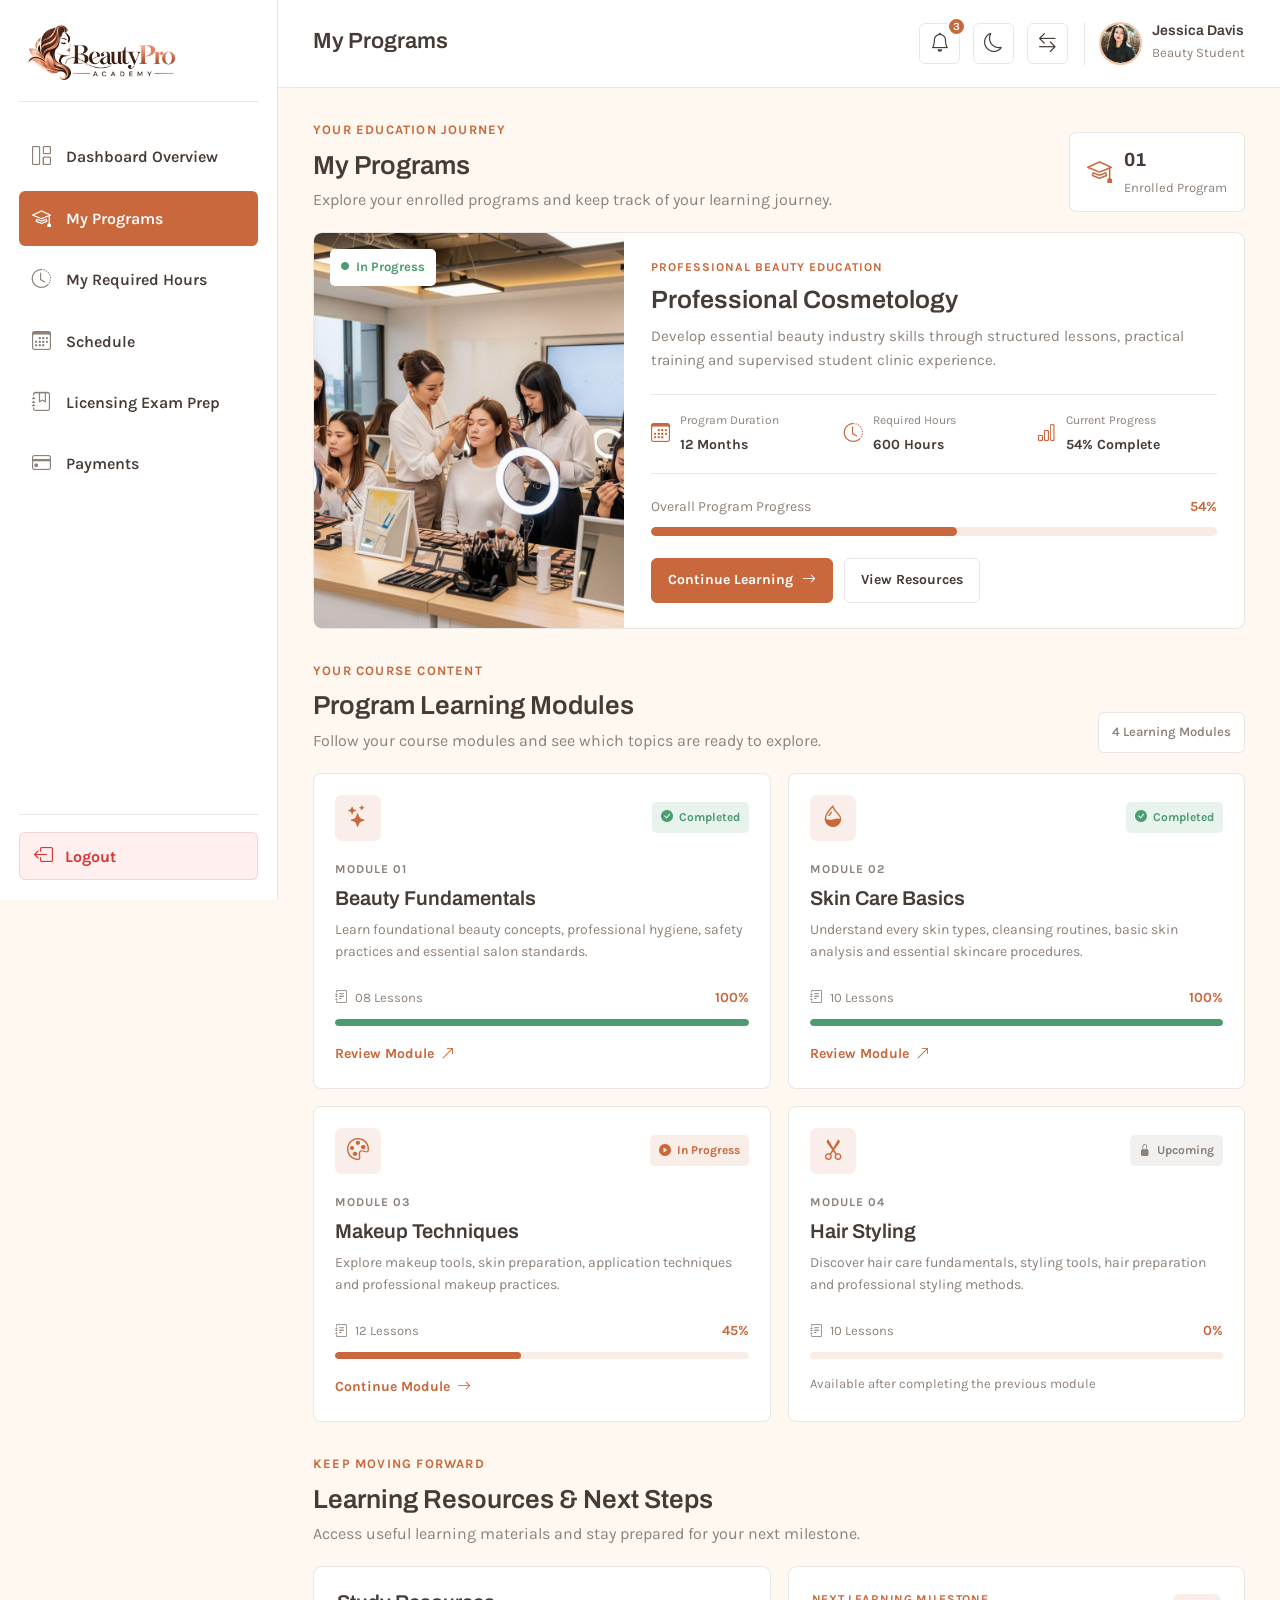
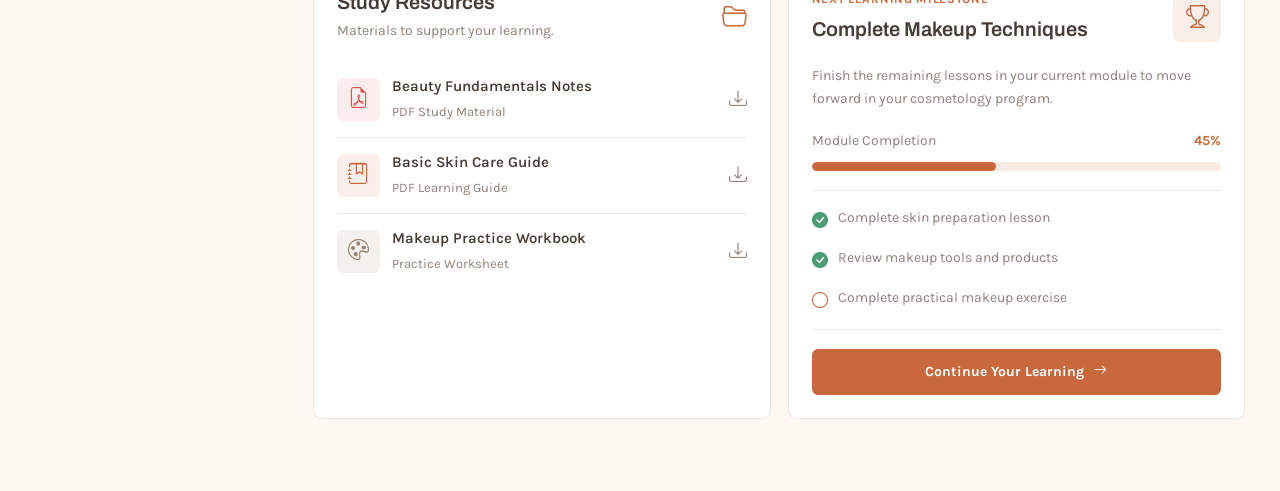
<file: d2.html>
<!DOCTYPE html>
<html lang="en">

<head>
    <meta charset="UTF-8">
    <meta name="viewport" content="width=device-width, initial-scale=1.0">

    <title>BeautyPro Academy</title>

    <meta name="description"
        content="Build your beauty career with BeautyPro Academy. Explore professional cosmetology, hair, esthetics and nail programs.">

    <!-- Google Fonts -->
    <link rel="preconnect" href="https://fonts.googleapis.com">
    <link rel="preconnect" href="https://fonts.gstatic.com" crossorigin>

    <!-- Favicon -->
    <link rel="icon" type="image/png" href="images/favicon.png">

    <link
        href="https://fonts.googleapis.com/css2?family=Archivo:wght@400;500;600;700&family=Karla:wght@400;500;600;700&display=swap"
        rel="stylesheet">

    <!-- Bootstrap Icons -->
    <link rel="stylesheet" href="https://cdn.jsdelivr.net/npm/bootstrap-icons@1.11.3/font/bootstrap-icons.min.css">

    <!-- Main CSS -->
    <link rel="stylesheet" href="css/dashboard.css">

</head>

<body class="dashboard-page">

    <!-- Sidebar Overlay -->
    <div class="sidebar-overlay" id="sidebarOverlay"></div>

    <!-- Sidebar -->
    <aside class="dashboard-sidebar" id="dashboardSidebar">

        <button type="button" class="sidebar-close" id="sidebarClose" aria-label="Close navigation menu">
            <i class="bi bi-x-lg"></i>
        </button>

        <!-- Sidebar Logo -->
        <div class="sidebar-brand">
            <a href="index.html">
                <img src="images/logo.png" alt="BeautyPro Academy">
            </a>
        </div>

        <!-- Sidebar Navigation -->
        <nav class="sidebar-navigation">

            <a href="dashboard.html" class="sidebar-link">
                <i class="bi bi-grid-1x2"></i>
                <span>Dashboard Overview</span>
            </a>

            <a href="d2.html" class="sidebar-link active">
                <i class="bi bi-mortarboard"></i>
                <span>My Programs</span>
            </a>

            <a href="d3.html" class="sidebar-link">
                <i class="bi bi-clock-history"></i>
                <span>My Required Hours</span>
            </a>

            <a href="d4.html" class="sidebar-link">
                <i class="bi bi-calendar3"></i>
                <span>Schedule</span>
            </a>

            <a href="d5.html" class="sidebar-link">
                <i class="bi bi-journal-bookmark"></i>
                <span>Licensing Exam Prep</span>
            </a>

            <a href="d6.html" class="sidebar-link">
                <i class="bi bi-credit-card"></i>
                <span>Payments</span>
            </a>

        </nav>

        <!-- Sidebar Bottom -->
        <div class="sidebar-bottom">

            <button type="button" class="sidebar-logout" id="logoutButton">
                <i class="bi bi-box-arrow-left"></i>
                <span>Logout</span>
            </button>

        </div>

    </aside>

    <!-- Main Area -->
    <div class="dashboard-main" id="dashboardMain">

        <!-- Fixed Header -->
        <header class="dashboard-header">

            <div class="header-left">

                <button type="button" class="menu-toggle" id="menuToggle" aria-label="Open navigation menu"
                    aria-expanded="false">
                    <i class="bi bi-list"></i>
                </button>

                <div class="header-title">
                    <h1>My Programs</h1>
                </div>

            </div>

            <div class="header-right">

                <!-- Notifications -->
                <button type="button" class="header-icon-btn notification-btn" aria-label="Notifications">
                    <i class="bi bi-bell"></i>
                    <span class="notification-badge">3</span>
                </button>

                <!-- Dark Mode -->
                <button type="button" class="header-icon-btn theme-toggle" aria-label="Toggle dark mode"
                    aria-pressed="false">
                    <i class="bi bi-moon"></i>
                </button>

                <!-- RTL -->
                <button type="button" class="header-icon-btn rtl-toggle" aria-label="Toggle RTL direction"
                    aria-pressed="false">
                    <i class="bi bi-arrow-left-right"></i>
                </button>

                <!-- Member Profile -->
                <div class="header-profile">

                    <div class="profile-avatar">
                        <img src="images/student-profile.jpg" alt="Jessica Davis Profile">
                    </div>

                    <div class="profile-details">
                        <h4>Jessica Davis</h4>
                        <p>Beauty Student</p>
                    </div>

                </div>

            </div>

        </header>


        <main class="dashboard-content">

            <!-- SECTION 1: ENROLLED PROGRAMS -->
            <section class="mp-enrolled-section">

                <div class="mp-page-intro">
                    <div>
                        <span class="mp-eyebrow">YOUR EDUCATION JOURNEY</span>
                        <h2>My Programs</h2>
                        <p>Explore your enrolled programs and keep track of your learning journey.</p>
                    </div>

                    <div class="mp-program-count">
                        <i class="bi bi-mortarboard"></i>
                        <div>
                            <strong>01</strong>
                            <span>Enrolled Program</span>
                        </div>
                    </div>
                </div>

                <div class="mp-enrolled-card">

                    <div class="mp-program-cover">
                        <img src="images/cosmetology-program.jpg" alt="Professional Cosmetology Program">

                        <span class="mp-program-status">
                            <i class="bi bi-circle-fill"></i>
                            In Progress
                        </span>
                    </div>

                    <div class="mp-enrolled-details">

                        <div class="mp-program-category">PROFESSIONAL BEAUTY EDUCATION</div>

                        <h3>Professional Cosmetology</h3>

                        <p class="mp-program-description">
                            Develop essential beauty industry skills through structured lessons,
                            practical training and supervised student clinic experience.
                        </p>

                        <div class="mp-program-meta">

                            <div>
                                <i class="bi bi-calendar3"></i>
                                <span>Program Duration</span>
                                <strong>12 Months</strong>
                            </div>

                            <div>
                                <i class="bi bi-clock-history"></i>
                                <span>Required Hours</span>
                                <strong>600 Hours</strong>
                            </div>

                            <div>
                                <i class="bi bi-bar-chart"></i>
                                <span>Current Progress</span>
                                <strong>54% Complete</strong>
                            </div>

                        </div>

                        <div class="mp-program-progress">
                            <div class="mp-progress-heading">
                                <span>Overall Program Progress</span>
                                <strong>54%</strong>
                            </div>

                            <div class="mp-progress-track">
                                <div class="mp-progress-fill" style="width:54%;"></div>
                            </div>
                        </div>

                        <div class="mp-program-actions">
                            <a href="#mp-modules" class="mp-primary-btn">
                                Continue Learning
                                <i class="bi bi-arrow-right"></i>
                            </a>

                            <a href="#mp-resources" class="mp-secondary-btn">
                                View Resources
                            </a>
                        </div>

                    </div>

                </div>

            </section>


            <!-- SECTION 2: LEARNING MODULES -->
            <section class="mp-modules-section" id="mp-modules">

                <div class="mp-section-heading">
                    <div>
                        <span class="mp-eyebrow">YOUR COURSE CONTENT</span>
                        <h2>Program Learning Modules</h2>
                        <p>Follow your course modules and see which topics are ready to explore.</p>
                    </div>

                    <div class="mp-module-summary">
                        <span>4 Learning Modules</span>
                    </div>
                </div>

                <div class="mp-modules-grid">

                    <!-- Module 1 -->
                    <article class="mp-module-card mp-module-completed">

                        <div class="mp-module-top">
                            <div class="mp-module-icon">
                                <i class="bi bi-stars"></i>
                            </div>

                            <span class="mp-module-badge completed-badge">
                                <i class="bi bi-check-circle-fill"></i>
                                Completed
                            </span>
                        </div>

                        <span class="mp-module-number">MODULE 01</span>

                        <h3>Beauty Fundamentals</h3>

                        <p>
                            Learn foundational beauty concepts, professional hygiene,
                            safety practices and essential salon standards.
                        </p>

                        <div class="mp-module-footer">
                            <span><i class="bi bi-journal-text"></i> 08 Lessons</span>
                            <strong>100%</strong>
                        </div>

                        <div class="mp-module-progress">
                            <span style="width:100%;"></span>
                        </div>

                        <a href="module-details.html" class="mp-module-link">
                            Review Module <i class="bi bi-arrow-up-right"></i>
                        </a>

                    </article>


                    <!-- Module 2 -->
                    <article class="mp-module-card mp-module-completed">

                        <div class="mp-module-top">
                            <div class="mp-module-icon">
                                <i class="bi bi-droplet-half"></i>
                            </div>

                            <span class="mp-module-badge completed-badge">
                                <i class="bi bi-check-circle-fill"></i>
                                Completed
                            </span>
                        </div>

                        <span class="mp-module-number">MODULE 02</span>

                        <h3>Skin Care Basics</h3>

                        <p>
                            Understand every skin types, cleansing routines, basic skin analysis
                            and essential skincare procedures.
                        </p>

                        <div class="mp-module-footer">
                            <span><i class="bi bi-journal-text"></i> 10 Lessons</span>
                            <strong>100%</strong>
                        </div>

                        <div class="mp-module-progress">
                            <span style="width:100%;"></span>
                        </div>

                        <a href="module-details.html" class="mp-module-link">
                            Review Module <i class="bi bi-arrow-up-right"></i>
                        </a>

                    </article>


                    <!-- Module 3 -->
                    <article class="mp-module-card mp-module-current">

                        <div class="mp-module-top">
                            <div class="mp-module-icon">
                                <i class="bi bi-palette"></i>
                            </div>

                            <span class="mp-module-badge current-badge">
                                <i class="bi bi-play-circle-fill"></i>
                                In Progress
                            </span>
                        </div>

                        <span class="mp-module-number">MODULE 03</span>

                        <h3>Makeup Techniques</h3>

                        <p>
                            Explore makeup tools, skin preparation, application techniques
                            and professional makeup practices.
                        </p>

                        <div class="mp-module-footer">
                            <span><i class="bi bi-journal-text"></i> 12 Lessons</span>
                            <strong>45%</strong>
                        </div>

                        <div class="mp-module-progress">
                            <span style="width:45%;"></span>
                        </div>

                        <a href="module-details.html" class="mp-module-link">
                            Continue Module <i class="bi bi-arrow-right"></i>
                        </a>

                    </article>


                    <!-- Module 4 -->
                    <article class="mp-module-card mp-module-upcoming">

                        <div class="mp-module-top">
                            <div class="mp-module-icon">
                                <i class="bi bi-scissors"></i>
                            </div>

                            <span class="mp-module-badge upcoming-badge">
                                <i class="bi bi-lock-fill"></i>
                                Upcoming
                            </span>
                        </div>

                        <span class="mp-module-number">MODULE 04</span>

                        <h3>Hair Styling</h3>

                        <p>
                            Discover hair care fundamentals, styling tools,
                            hair preparation and professional styling methods.
                        </p>

                        <div class="mp-module-footer">
                            <span><i class="bi bi-journal-text"></i> 10 Lessons</span>
                            <strong>0%</strong>
                        </div>

                        <div class="mp-module-progress">
                            <span style="width:0%;"></span>
                        </div>

                        <span class="mp-module-locked">
                            Available after completing the previous module
                        </span>

                    </article>

                </div>

            </section>


            <!-- SECTION 3: LEARNING RESOURCES & NEXT STEPS -->
            <section class="mp-resources-section" id="mp-resources">

                <div class="mp-section-heading">
                    <div>
                        <span class="mp-eyebrow">KEEP MOVING FORWARD</span>
                        <h2>Learning Resources & Next Steps</h2>
                        <p>Access useful learning materials and stay prepared for your next milestone.</p>
                    </div>
                </div>

                <div class="mp-resources-layout">

                    <!-- Resources -->
                    <div class="mp-resources-card">

                        <div class="mp-resource-heading">
                            <div>
                                <h3>Study Resources</h3>
                                <p>Materials to support your learning.</p>
                            </div>

                            <i class="bi bi-folder2-open"></i>
                        </div>

                        <div class="mp-resource-list">

                            <a href="#" class="mp-resource-item" target="_blank">
                                <div class="mp-resource-file pdf-file">
                                    <i class="bi bi-file-earmark-pdf"></i>
                                </div>

                                <div class="mp-resource-info">
                                    <strong>Beauty Fundamentals Notes</strong>
                                    <span>PDF Study Material</span>
                                </div>

                                <i class="bi bi-download mp-resource-download"></i>
                            </a>

                            <a href="#" class="mp-resource-item" target="_blank">
                                <div class="mp-resource-file guide-file">
                                    <i class="bi bi-journal-bookmark"></i>
                                </div>

                                <div class="mp-resource-info">
                                    <strong>Basic Skin Care Guide</strong>
                                    <span>PDF Learning Guide</span>
                                </div>

                                <i class="bi bi-download mp-resource-download"></i>
                            </a>

                            <a href="#" class="mp-resource-item" target="_blank">
                                <div class="mp-resource-file practice-file">
                                    <i class="bi bi-palette"></i>
                                </div>

                                <div class="mp-resource-info">
                                    <strong>Makeup Practice Workbook</strong>
                                    <span>Practice Worksheet</span>
                                </div>

                                <i class="bi bi-download mp-resource-download"></i>
                            </a>

                        </div>

                    </div>


                    <!-- Next Milestone -->
                    <div class="mp-milestone-card">

                        <div class="mp-milestone-heading">
                            <div>
                                <span>NEXT LEARNING MILESTONE</span>
                                <h3>Complete Makeup Techniques</h3>
                            </div>

                            <div class="mp-milestone-icon">
                                <i class="bi bi-trophy"></i>
                            </div>
                        </div>

                        <p>
                            Finish the remaining lessons in your current module
                            to move forward in your cosmetology program.
                        </p>

                        <div class="mp-milestone-progress">
                            <div class="mp-milestone-progress-top">
                                <span>Module Completion</span>
                                <strong>45%</strong>
                            </div>

                            <div class="mp-progress-track">
                                <div class="mp-progress-fill" style="width:45%;"></div>
                            </div>
                        </div>

                        <div class="mp-milestone-checklist">

                            <div class="mp-milestone-step done">
                                <i class="bi bi-check-circle-fill"></i>
                                <span>Complete skin preparation lesson</span>
                            </div>

                            <div class="mp-milestone-step done">
                                <i class="bi bi-check-circle-fill"></i>
                                <span>Review makeup tools and products</span>
                            </div>

                            <div class="mp-milestone-step">
                                <i class="bi bi-circle"></i>
                                <span>Complete practical makeup exercise</span>
                            </div>

                        </div>

                        <a href="module-details.html" class="mp-milestone-btn">
                            Continue Your Learning
                            <i class="bi bi-arrow-right"></i>
                        </a>

                    </div>

                </div>

            </section>

        </main>


    </div>

    <!-- Logout Confirmation Modal -->
    <div class="logout-modal" id="logoutModal" aria-hidden="true">

        <div class="logout-modal-backdrop"></div>

        <div class="logout-modal-card" role="dialog" aria-modal="true" aria-labelledby="logoutTitle">

            <div class="logout-modal-icon">
                <i class="bi bi-box-arrow-right"></i>
            </div>

            <h2 id="logoutTitle">Logout Confirmation</h2>

            <p>Are you sure you want to logout from your account?</p>

            <div class="logout-modal-actions">
                <button type="button" class="logout-no" id="cancelLogout">
                    No, Stay
                </button>

                <button type="button" class="logout-yes" id="confirmLogout">
                    Yes, Logout
                </button>
            </div>

        </div>

    </div>

    <script src="js/dashboard.js"></script>

</body>

</html>
</file>
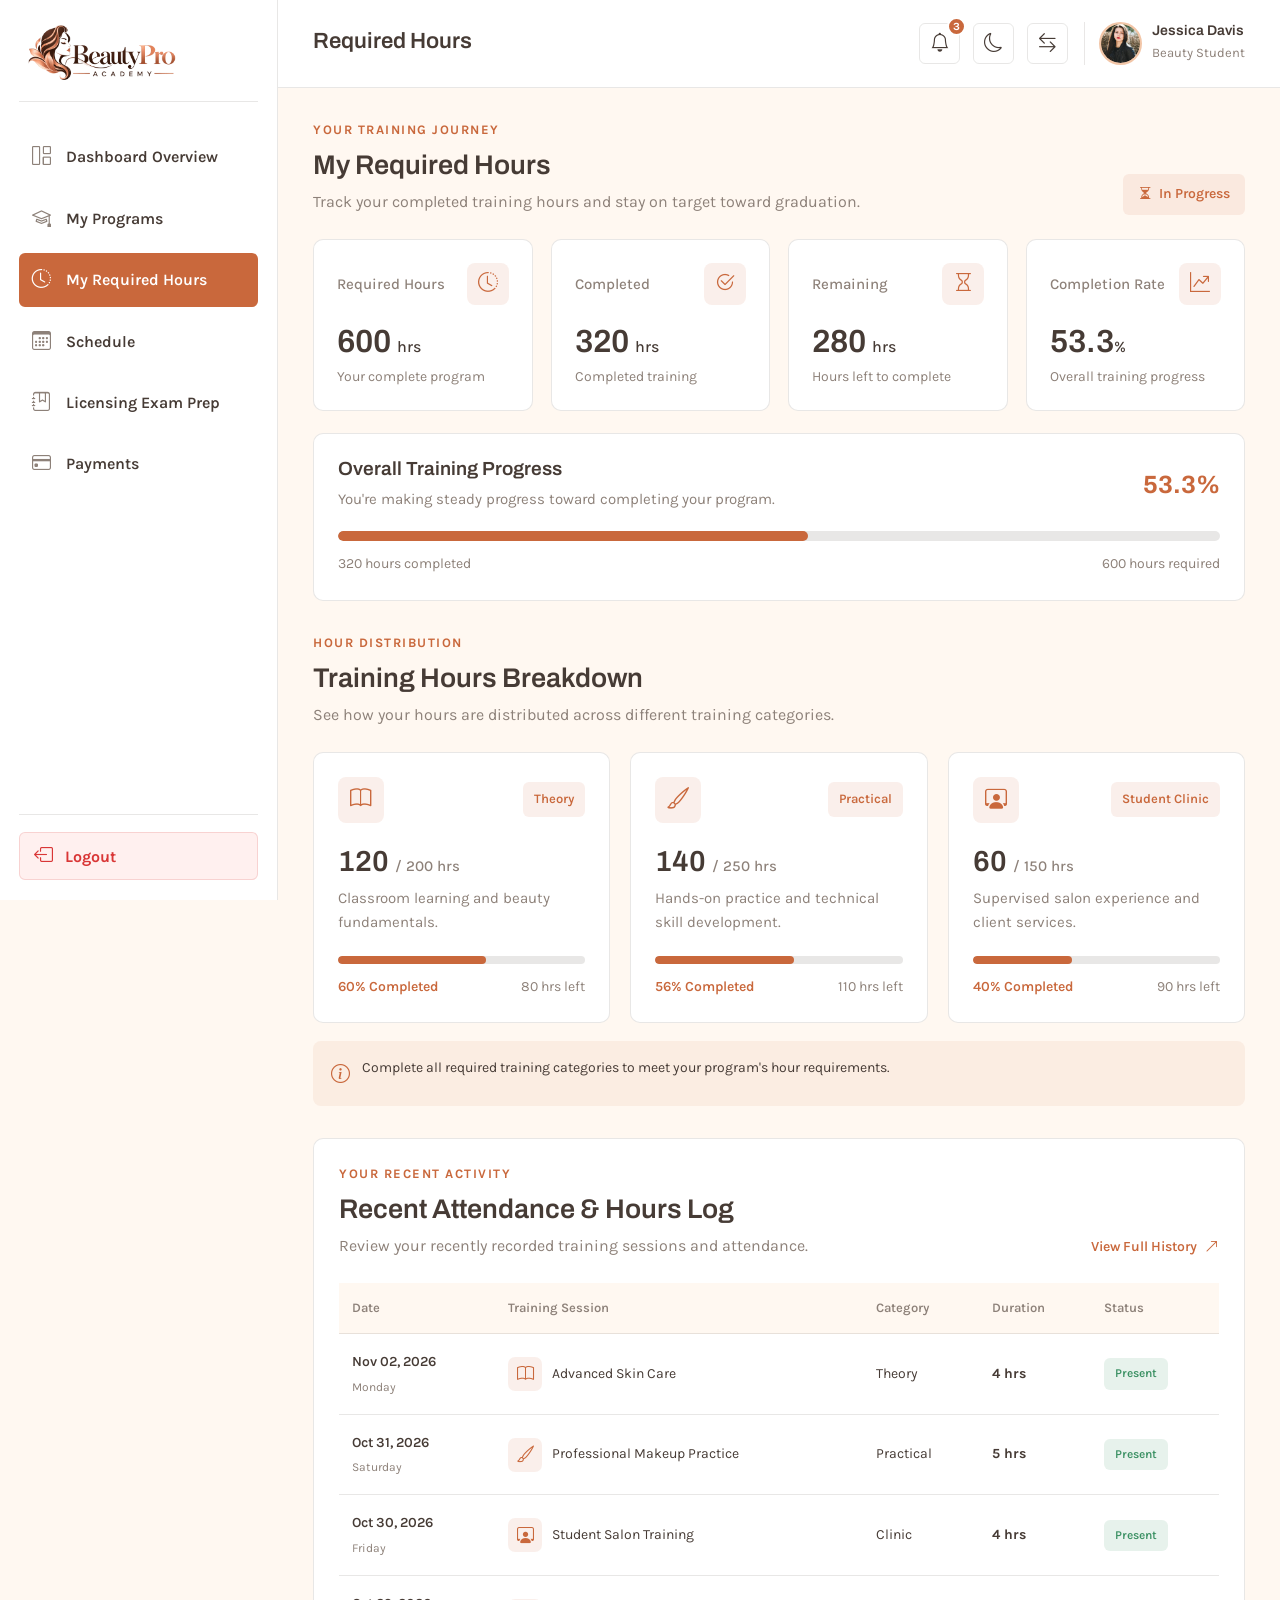
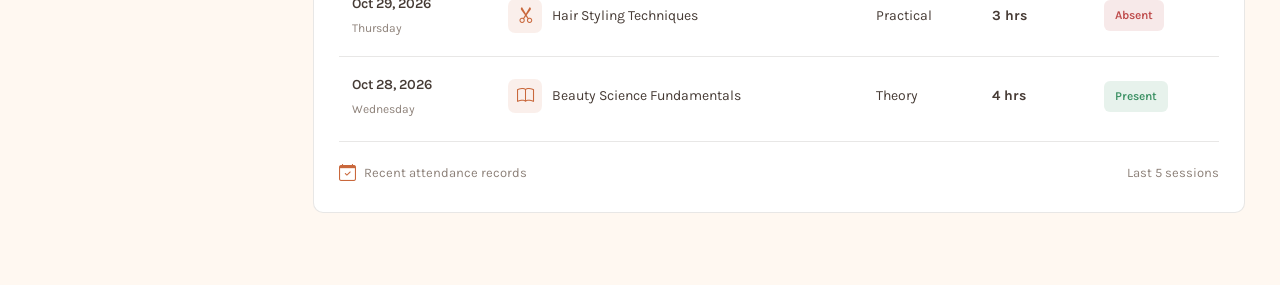
<file: d3.html>
<!DOCTYPE html>
<html lang="en">

<head>
    <meta charset="UTF-8">
    <meta name="viewport" content="width=device-width, initial-scale=1.0">

    <title>BeautyPro Academy</title>

    <meta name="description"
        content="Build your beauty career with BeautyPro Academy. Explore professional cosmetology, hair, esthetics and nail programs.">

    <!-- Google Fonts -->
    <link rel="preconnect" href="https://fonts.googleapis.com">
    <link rel="preconnect" href="https://fonts.gstatic.com" crossorigin>

    <!-- Favicon -->
    <link rel="icon" type="image/png" href="images/favicon.png">

    <link
        href="https://fonts.googleapis.com/css2?family=Archivo:wght@400;500;600;700&family=Karla:wght@400;500;600;700&display=swap"
        rel="stylesheet">

    <!-- Bootstrap Icons -->
    <link rel="stylesheet" href="https://cdn.jsdelivr.net/npm/bootstrap-icons@1.11.3/font/bootstrap-icons.min.css">

    <!-- Main CSS -->
    <link rel="stylesheet" href="css/dashboard.css">

</head>

<body class="dashboard-page">

    <!-- Sidebar Overlay -->
    <div class="sidebar-overlay" id="sidebarOverlay"></div>

    <!-- Sidebar -->
    <aside class="dashboard-sidebar" id="dashboardSidebar">

        <button type="button" class="sidebar-close" id="sidebarClose" aria-label="Close navigation menu">
            <i class="bi bi-x-lg"></i>
        </button>

        <!-- Sidebar Logo -->
        <div class="sidebar-brand">
            <a href="index.html">
                <img src="images/logo.png" alt="BeautyPro Academy">
            </a>
        </div>

        <!-- Sidebar Navigation -->
        <nav class="sidebar-navigation">

            <a href="dashboard.html" class="sidebar-link">
                <i class="bi bi-grid-1x2"></i>
                <span>Dashboard Overview</span>
            </a>

            <a href="d2.html" class="sidebar-link">
                <i class="bi bi-mortarboard"></i>
                <span>My Programs</span>
            </a>

            <a href="d3.html" class="sidebar-link active">
                <i class="bi bi-clock-history"></i>
                <span>My Required Hours</span>
            </a>

            <a href="d4.html" class="sidebar-link">
                <i class="bi bi-calendar3"></i>
                <span>Schedule</span>
            </a>

            <a href="d5.html" class="sidebar-link">
                <i class="bi bi-journal-bookmark"></i>
                <span>Licensing Exam Prep</span>
            </a>

            <a href="d6.html" class="sidebar-link">
                <i class="bi bi-credit-card"></i>
                <span>Payments</span>
            </a>

        </nav>

        <!-- Sidebar Bottom -->
        <div class="sidebar-bottom">

            <button type="button" class="sidebar-logout" id="logoutButton">
                <i class="bi bi-box-arrow-left"></i>
                <span>Logout</span>
            </button>

        </div>

    </aside>

    <!-- Main Area -->
    <div class="dashboard-main" id="dashboardMain">

        <!-- Fixed Header -->
        <header class="dashboard-header">

            <div class="header-left">

                <button type="button" class="menu-toggle" id="menuToggle" aria-label="Open navigation menu"
                    aria-expanded="false">
                    <i class="bi bi-list"></i>
                </button>

                <div class="header-title">
                    <h1>Required Hours</h1>
                </div>

            </div>

            <div class="header-right">

                <!-- Notifications -->
                <button type="button" class="header-icon-btn notification-btn" aria-label="Notifications">
                    <i class="bi bi-bell"></i>
                    <span class="notification-badge">3</span>
                </button>

                <!-- Dark Mode -->
                <button type="button" class="header-icon-btn theme-toggle" aria-label="Toggle dark mode"
                    aria-pressed="false">
                    <i class="bi bi-moon"></i>
                </button>

                <!-- RTL -->
                <button type="button" class="header-icon-btn rtl-toggle" aria-label="Toggle RTL direction"
                    aria-pressed="false">
                    <i class="bi bi-arrow-left-right"></i>
                </button>

                <!-- Member Profile -->
                <div class="header-profile">

                    <div class="profile-avatar">
                        <img src="images/student-profile.jpg" alt="Jessica Davis Profile">
                    </div>

                    <div class="profile-details">
                        <h4>Jessica Davis</h4>
                        <p>Beauty Student</p>
                    </div>

                </div>

            </div>

        </header>


        <main class="dashboard-content">

            <!-- SECTION 1: TRAINING HOURS OVERVIEW -->
            <section class="rh-overview-section">

                <div class="rh-section-heading">
                    <div>
                        <span class="rh-eyebrow">YOUR TRAINING JOURNEY</span>
                        <h2>My Required Hours</h2>
                        <p>Track your completed training hours and stay on target toward graduation.</p>
                    </div>
                    <span class="rh-status-badge">
                        <i class="bi bi-hourglass-split"></i>
                        In Progress
                    </span>
                </div>

                <div class="rh-overview-grid">

                    <div class="rh-overview-card rh-total-card">
                        <div class="rh-card-top">
                            <span>Required Hours</span>
                            <div class="rh-icon"><i class="bi bi-clock-history"></i></div>
                        </div>
                        <h3>600 <small>hrs</small></h3>
                        <p>Your complete program </p>
                    </div>

                    <div class="rh-overview-card">
                        <div class="rh-card-top">
                            <span>Completed</span>
                            <div class="rh-icon"><i class="bi bi-check2-circle"></i></div>
                        </div>
                        <h3>320 <small>hrs</small></h3>
                        <p>Completed training</p>
                    </div>

                    <div class="rh-overview-card">
                        <div class="rh-card-top">
                            <span>Remaining</span>
                            <div class="rh-icon"><i class="bi bi-hourglass"></i></div>
                        </div>
                        <h3>280 <small>hrs</small></h3>
                        <p>Hours left to complete</p>
                    </div>

                    <div class="rh-overview-card">
                        <div class="rh-card-top">
                            <span>Completion Rate</span>
                            <div class="rh-icon"><i class="bi bi-graph-up-arrow"></i></div>
                        </div>
                        <h3>53.3<small>%</small></h3>
                        <p>Overall training progress</p>
                    </div>

                </div>

                <div class="rh-progress-panel">
                    <div class="rh-progress-info">
                        <div>
                            <h4>Overall Training Progress</h4>
                            <p>You're making steady progress toward completing your program.</p>
                        </div>
                        <strong>53.3%</strong>
                    </div>

                    <div class="rh-progress-track">
                        <div class="rh-progress-fill" style="width: 53.3%;"></div>
                    </div>

                    <div class="rh-progress-footer">
                        <span>320 hours completed</span>
                        <span>600 hours required</span>
                    </div>
                </div>

            </section>


            <!-- SECTION 2: HOURS BREAKDOWN -->
            <section class="rh-breakdown-section">

                <div class="rh-section-title">
                    <div>
                        <span class="rh-eyebrow">HOUR DISTRIBUTION</span>
                        <h2>Training Hours Breakdown</h2>
                        <p>See how your hours are distributed across different training categories.</p>
                    </div>
                </div>

                <div class="rh-breakdown-grid">

                    <div class="rh-breakdown-card">
                        <div class="rh-breakdown-header">
                            <div class="rh-category-icon">
                                <i class="bi bi-book"></i>
                            </div>
                            <span class="rh-category-tag">Theory</span>
                        </div>

                        <h3>120 <small>/ 200 hrs</small></h3>
                        <p>Classroom learning and beauty fundamentals.</p>

                        <div class="rh-category-progress">
                            <div class="rh-category-progress-fill" style="width: 60%;"></div>
                        </div>

                        <div class="rh-category-footer">
                            <strong>60% Completed</strong>
                            <span>80 hrs left</span>
                        </div>
                    </div>

                    <div class="rh-breakdown-card">
                        <div class="rh-breakdown-header">
                            <div class="rh-category-icon">
                                <i class="bi bi-brush"></i>
                            </div>
                            <span class="rh-category-tag">Practical</span>
                        </div>

                        <h3>140 <small>/ 250 hrs</small></h3>
                        <p>Hands-on practice and technical skill development.</p>

                        <div class="rh-category-progress">
                            <div class="rh-category-progress-fill" style="width: 56%;"></div>
                        </div>

                        <div class="rh-category-footer">
                            <strong>56% Completed</strong>
                            <span>110 hrs left</span>
                        </div>
                    </div>

                    <div class="rh-breakdown-card">
                        <div class="rh-breakdown-header">
                            <div class="rh-category-icon">
                                <i class="bi bi-person-workspace"></i>
                            </div>
                            <span class="rh-category-tag">Student Clinic</span>
                        </div>

                        <h3>60 <small>/ 150 hrs</small></h3>
                        <p>Supervised salon experience and client services.</p>

                        <div class="rh-category-progress">
                            <div class="rh-category-progress-fill" style="width: 40%;"></div>
                        </div>

                        <div class="rh-category-footer">
                            <strong>40% Completed</strong>
                            <span>90 hrs left</span>
                        </div>
                    </div>

                </div>

                <div class="rh-breakdown-note">
                    <i class="bi bi-info-circle"></i>
                    <p>Complete all required training categories to meet your program's hour requirements.</p>
                </div>

            </section>


            <!-- SECTION 3: ATTENDANCE HISTORY -->
            <section class="rh-attendance-section">

                <div class="rh-attendance-heading">
                    <div>
                        <span class="rh-eyebrow">YOUR RECENT ACTIVITY</span>
                        <h2>Recent Attendance & Hours Log</h2>
                        <p>Review your recently recorded training sessions and attendance.</p>
                    </div>

                    <a href="attendance-history.html" class="rh-view-all">
                        View Full History <i class="bi bi-arrow-up-right"></i>
                    </a>
                </div>

                <div class="rh-attendance-table-wrap">
                    <table class="rh-attendance-table">
                        <thead>
                            <tr>
                                <th>Date</th>
                                <th>Training Session</th>
                                <th>Category</th>
                                <th>Duration</th>
                                <th>Status</th>
                            </tr>
                        </thead>

                        <tbody>
                            <tr>
                                <td>
                                    <strong>Nov 02, 2026</strong>
                                    <small>Monday</small>
                                </td>
                                <td>
                                    <div class="rh-session-info">
                                        <span class="rh-session-icon"><i class="bi bi-book"></i></span>
                                        <span>Advanced Skin Care</span>
                                    </div>
                                </td>
                                <td>Theory</td>
                                <td><strong>4 hrs</strong></td>
                                <td><span class="rh-attendance-status present">Present</span></td>
                            </tr>

                            <tr>
                                <td>
                                    <strong>Oct 31, 2026</strong>
                                    <small>Saturday</small>
                                </td>
                                <td>
                                    <div class="rh-session-info">
                                        <span class="rh-session-icon"><i class="bi bi-brush"></i></span>
                                        <span>Professional Makeup Practice</span>
                                    </div>
                                </td>
                                <td>Practical</td>
                                <td><strong>5 hrs</strong></td>
                                <td><span class="rh-attendance-status present">Present</span></td>
                            </tr>

                            <tr>
                                <td>
                                    <strong>Oct 30, 2026</strong>
                                    <small>Friday</small>
                                </td>
                                <td>
                                    <div class="rh-session-info">
                                        <span class="rh-session-icon"><i class="bi bi-person-workspace"></i></span>
                                        <span>Student Salon Training</span>
                                    </div>
                                </td>
                                <td>Clinic</td>
                                <td><strong>4 hrs</strong></td>
                                <td><span class="rh-attendance-status present">Present</span></td>
                            </tr>

                            <tr>
                                <td>
                                    <strong>Oct 29, 2026</strong>
                                    <small>Thursday</small>
                                </td>
                                <td>
                                    <div class="rh-session-info">
                                        <span class="rh-session-icon"><i class="bi bi-scissors"></i></span>
                                        <span>Hair Styling Techniques</span>
                                    </div>
                                </td>
                                <td>Practical</td>
                                <td><strong>3 hrs</strong></td>
                                <td><span class="rh-attendance-status absent">Absent</span></td>
                            </tr>

                            <tr>
                                <td>
                                    <strong>Oct 28, 2026</strong>
                                    <small>Wednesday</small>
                                </td>
                                <td>
                                    <div class="rh-session-info">
                                        <span class="rh-session-icon"><i class="bi bi-book"></i></span>
                                        <span>Beauty Science Fundamentals</span>
                                    </div>
                                </td>
                                <td>Theory</td>
                                <td><strong>4 hrs</strong></td>
                                <td><span class="rh-attendance-status present">Present</span></td>
                            </tr>
                        </tbody>
                    </table>
                </div>

                <div class="rh-attendance-footer">
                    <div>
                        <i class="bi bi-calendar-check"></i>
                        <span>Recent attendance records</span>
                    </div>
                    <span>Last 5 sessions</span>
                </div>

            </section>

        </main>

    </div>

    <!-- Logout Confirmation Modal -->
    <div class="logout-modal" id="logoutModal" aria-hidden="true">

        <div class="logout-modal-backdrop"></div>

        <div class="logout-modal-card" role="dialog" aria-modal="true" aria-labelledby="logoutTitle">

            <div class="logout-modal-icon">
                <i class="bi bi-box-arrow-right"></i>
            </div>

            <h2 id="logoutTitle">Logout Confirmation</h2>

            <p>Are you sure you want to logout from your account?</p>

            <div class="logout-modal-actions">
                <button type="button" class="logout-no" id="cancelLogout">
                    No, Stay
                </button>

                <button type="button" class="logout-yes" id="confirmLogout">
                    Yes, Logout
                </button>
            </div>

        </div>

    </div>

    <script src="js/dashboard.js"></script>

</body>

</html>
</file>
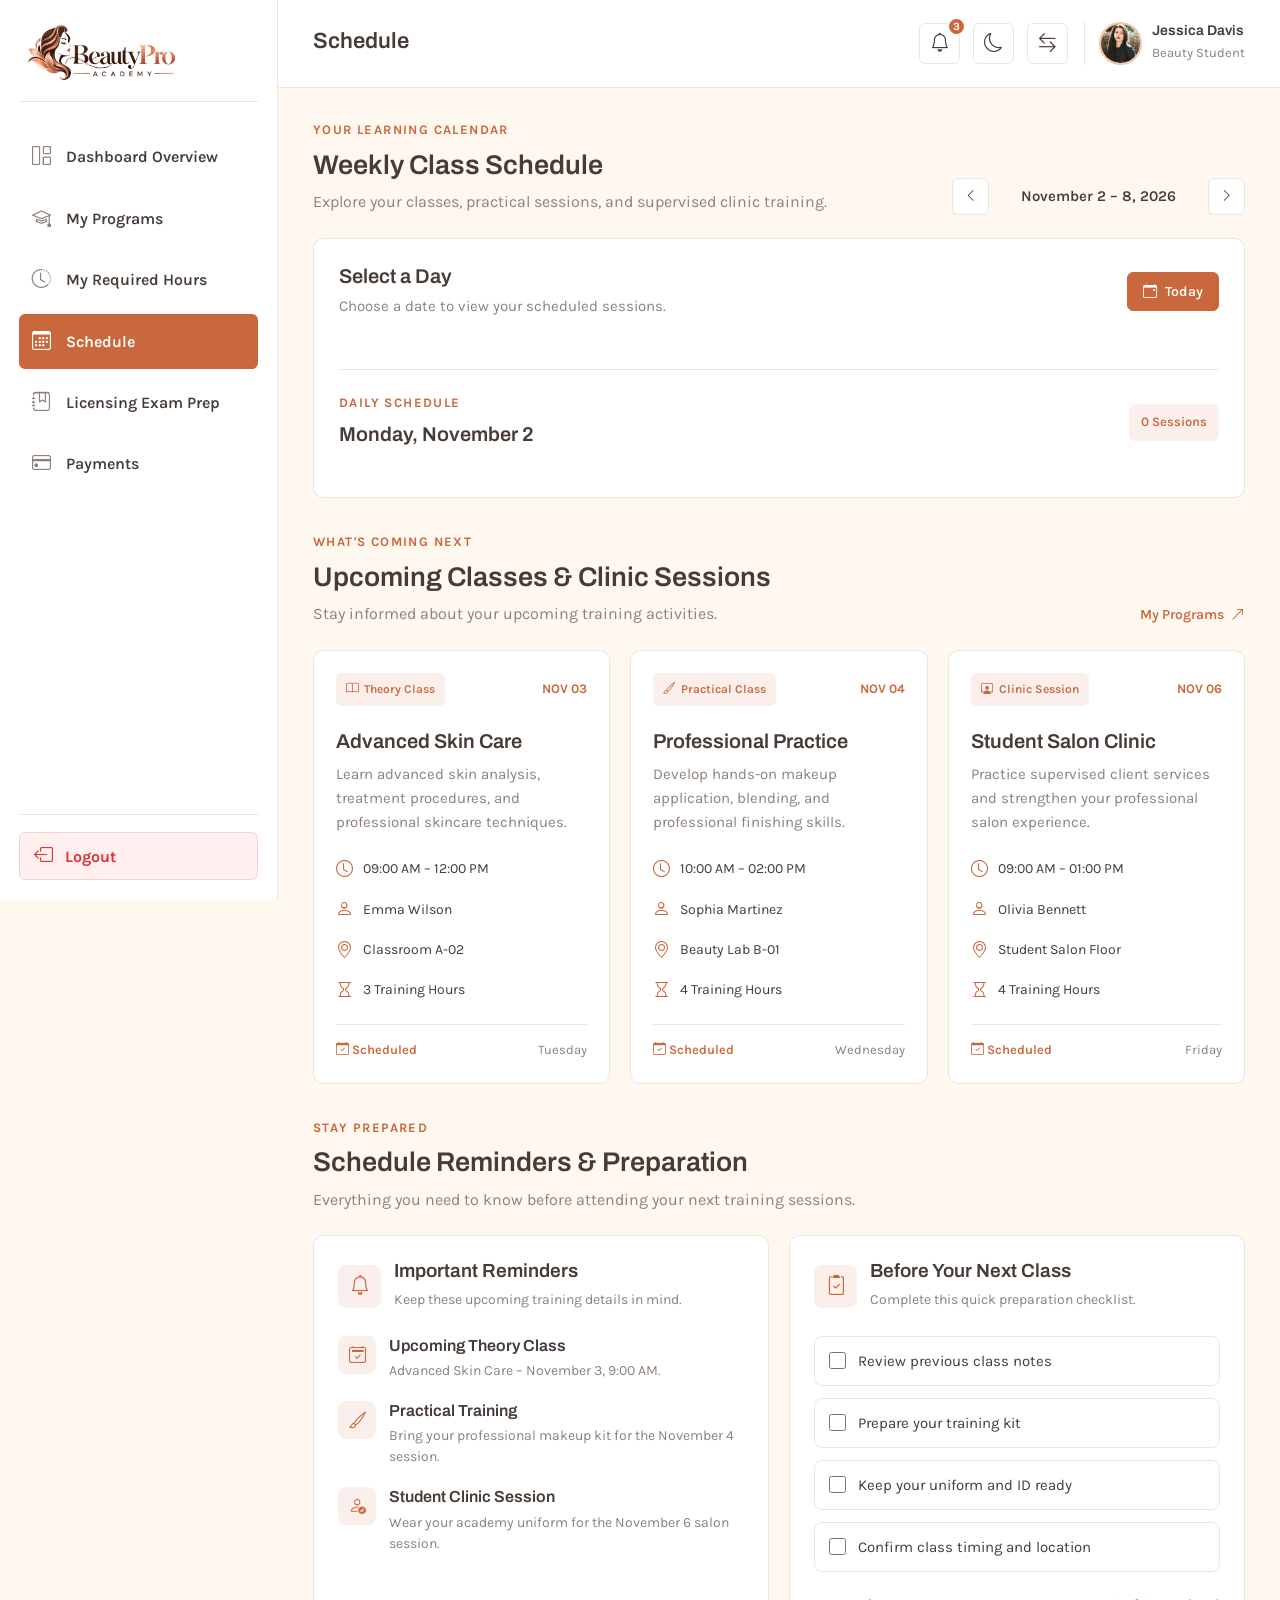
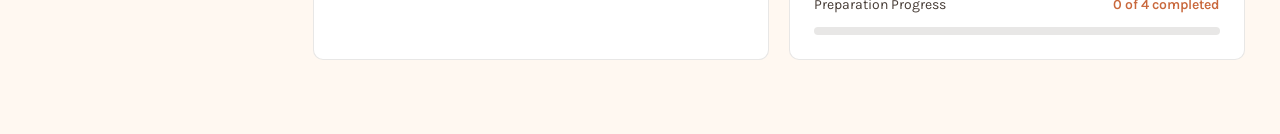
<file: d4.html>
<!DOCTYPE html>
<html lang="en">

<head>
    <meta charset="UTF-8">
    <meta name="viewport" content="width=device-width, initial-scale=1.0">

    <title>BeautyPro Academy</title>

    <meta name="description"
        content="Build your beauty career with BeautyPro Academy. Explore professional cosmetology, hair, esthetics and nail programs.">

    <!-- Google Fonts -->
    <link rel="preconnect" href="https://fonts.googleapis.com">
    <link rel="preconnect" href="https://fonts.gstatic.com" crossorigin>

    <!-- Favicon -->
    <link rel="icon" type="image/png" href="images/favicon.png">

    <link
        href="https://fonts.googleapis.com/css2?family=Archivo:wght@400;500;600;700&family=Karla:wght@400;500;600;700&display=swap"
        rel="stylesheet">

    <!-- Bootstrap Icons -->
    <link rel="stylesheet" href="https://cdn.jsdelivr.net/npm/bootstrap-icons@1.11.3/font/bootstrap-icons.min.css">

    <!-- Main CSS -->
    <link rel="stylesheet" href="css/dashboard.css">

</head>

<body class="dashboard-page">

    <!-- Sidebar Overlay -->
    <div class="sidebar-overlay" id="sidebarOverlay"></div>

    <!-- Sidebar -->
    <aside class="dashboard-sidebar" id="dashboardSidebar">

        <button type="button" class="sidebar-close" id="sidebarClose" aria-label="Close navigation menu">
            <i class="bi bi-x-lg"></i>
        </button>

        <!-- Sidebar Logo -->
        <div class="sidebar-brand">
            <a href="index.html">
                <img src="images/logo.png" alt="BeautyPro Academy">
            </a>
        </div>

        <!-- Sidebar Navigation -->
        <nav class="sidebar-navigation">

            <a href="dashboard.html" class="sidebar-link">
                <i class="bi bi-grid-1x2"></i>
                <span>Dashboard Overview</span>
            </a>

            <a href="d2.html" class="sidebar-link">
                <i class="bi bi-mortarboard"></i>
                <span>My Programs</span>
            </a>

            <a href="d3.html" class="sidebar-link">
                <i class="bi bi-clock-history"></i>
                <span>My Required Hours</span>
            </a>

            <a href="d4.html" class="sidebar-link active">
                <i class="bi bi-calendar3"></i>
                <span>Schedule</span>
            </a>

            <a href="d5.html" class="sidebar-link">
                <i class="bi bi-journal-bookmark"></i>
                <span>Licensing Exam Prep</span>
            </a>

            <a href="d6.html" class="sidebar-link">
                <i class="bi bi-credit-card"></i>
                <span>Payments</span>
            </a>

        </nav>

        <!-- Sidebar Bottom -->
        <div class="sidebar-bottom">

            <button type="button" class="sidebar-logout" id="logoutButton">
                <i class="bi bi-box-arrow-left"></i>
                <span>Logout</span>
            </button>

        </div>

    </aside>

    <!-- Main Area -->
    <div class="dashboard-main" id="dashboardMain">

        <!-- Fixed Header -->
        <header class="dashboard-header">

            <div class="header-left">

                <button type="button" class="menu-toggle" id="menuToggle" aria-label="Open navigation menu"
                    aria-expanded="false">
                    <i class="bi bi-list"></i>
                </button>

                <div class="header-title">
                    <h1>Schedule</h1>
                </div>

            </div>

            <div class="header-right">

                <!-- Notifications -->
                <button type="button" class="header-icon-btn notification-btn" aria-label="Notifications">
                    <i class="bi bi-bell"></i>
                    <span class="notification-badge">3</span>
                </button>

                <!-- Dark Mode -->
                <button type="button" class="header-icon-btn theme-toggle" aria-label="Toggle dark mode"
                    aria-pressed="false">
                    <i class="bi bi-moon"></i>
                </button>

                <!-- RTL -->
                <button type="button" class="header-icon-btn rtl-toggle" aria-label="Toggle RTL direction"
                    aria-pressed="false">
                    <i class="bi bi-arrow-left-right"></i>
                </button>

                <!-- Member Profile -->
                <div class="header-profile">

                    <div class="profile-avatar">
                        <img src="images/student-profile.jpg" alt="Jessica Davis Profile">
                    </div>

                    <div class="profile-details">
                        <h4>Jessica Davis</h4>
                        <p>Beauty Student</p>
                    </div>

                </div>

            </div>

        </header>


        <main class="dashboard-content">

            <!-- SECTION 1: WEEKLY SCHEDULE -->
            <section class="cs-weekly-section">

                <div class="cs-section-heading">
                    <div>
                        <span class="cs-eyebrow">YOUR LEARNING CALENDAR</span>
                        <h2>Weekly Class Schedule</h2>
                        <p>Explore your classes, practical sessions, and supervised clinic training.</p>
                    </div>

                    <div class="cs-week-navigation">
                        <button type="button" id="csPrevWeek" aria-label="Previous week">
                            <i class="bi bi-chevron-left"></i>
                        </button>
                        <span id="csWeekLabel">November 2 – 8, 2026</span>
                        <button type="button" id="csNextWeek" aria-label="Next week">
                            <i class="bi bi-chevron-right"></i>
                        </button>
                    </div>
                </div>

                <div class="cs-calendar-panel">
                    <div class="cs-calendar-top">
                        <div>
                            <h3>Select a Day</h3>
                            <p>Choose a date to view your scheduled sessions.</p>
                        </div>
                        <button type="button" class="cs-today-btn" id="csTodayBtn">
                            <i class="bi bi-calendar-event"></i> Today
                        </button>
                    </div>

                    <div class="cs-week-days" id="csWeekDays"></div>

                    <div class="cs-selected-day">
                        <div class="cs-selected-day-heading">
                            <div>
                                <span class="cs-day-eyebrow">DAILY SCHEDULE</span>
                                <h3 id="csSelectedDate">Monday, November 2</h3>
                            </div>
                            <span class="cs-session-count" id="csSessionCount">0 Sessions</span>
                        </div>

                        <div class="cs-day-sessions" id="csDaySessions"></div>
                    </div>
                </div>

            </section>


            <!-- SECTION 2: UPCOMING SESSIONS -->
            <section class="cs-upcoming-section">

                <div class="cs-section-heading">
                    <div>
                        <span class="cs-eyebrow">WHAT'S COMING NEXT</span>
                        <h2>Upcoming Classes & Clinic Sessions</h2>
                        <p>Stay informed about your upcoming training activities.</p>
                    </div>

                    <a href="my-programs.html" class="cs-text-link">
                        My Programs <i class="bi bi-arrow-up-right"></i>
                    </a>
                </div>

                <div class="cs-upcoming-grid">

                    <article class="cs-upcoming-card">
                        <div class="cs-upcoming-top">
                            <span class="cs-type-badge cs-type-theory">
                                <i class="bi bi-book"></i> Theory Class
                            </span>
                            <span class="cs-upcoming-date">NOV 03</span>
                        </div>

                        <h3>Advanced Skin Care</h3>
                        <p>Learn advanced skin analysis, treatment procedures, and professional skincare techniques.</p>

                        <div class="cs-upcoming-details">
                            <div><i class="bi bi-clock"></i><span>09:00 AM – 12:00 PM</span></div>
                            <div><i class="bi bi-person"></i><span>Emma Wilson</span></div>
                            <div><i class="bi bi-geo-alt"></i><span>Classroom A-02</span></div>
                            <div><i class="bi bi-hourglass"></i><span>3 Training Hours</span></div>
                        </div>

                        <div class="cs-upcoming-bottom">
                            <span><i class="bi bi-calendar-check"></i> Scheduled</span>
                            <span>Tuesday</span>
                        </div>
                    </article>

                    <article class="cs-upcoming-card">
                        <div class="cs-upcoming-top">
                            <span class="cs-type-badge cs-type-practical">
                                <i class="bi bi-brush"></i> Practical Class
                            </span>
                            <span class="cs-upcoming-date">NOV 04</span>
                        </div>

                        <h3>Professional Practice</h3>
                        <p>Develop hands-on makeup application, blending, and professional finishing skills.</p>

                        <div class="cs-upcoming-details">
                            <div><i class="bi bi-clock"></i><span>10:00 AM – 02:00 PM</span></div>
                            <div><i class="bi bi-person"></i><span>Sophia Martinez</span></div>
                            <div><i class="bi bi-geo-alt"></i><span>Beauty Lab B-01</span></div>
                            <div><i class="bi bi-hourglass"></i><span>4 Training Hours</span></div>
                        </div>

                        <div class="cs-upcoming-bottom">
                            <span><i class="bi bi-calendar-check"></i> Scheduled</span>
                            <span>Wednesday</span>
                        </div>
                    </article>

                    <article class="cs-upcoming-card">
                        <div class="cs-upcoming-top">
                            <span class="cs-type-badge cs-type-clinic">
                                <i class="bi bi-person-workspace"></i> Clinic Session
                            </span>
                            <span class="cs-upcoming-date">NOV 06</span>
                        </div>

                        <h3>Student Salon Clinic</h3>
                        <p>Practice supervised client services and strengthen your professional salon experience.</p>

                        <div class="cs-upcoming-details">
                            <div><i class="bi bi-clock"></i><span>09:00 AM – 01:00 PM</span></div>
                            <div><i class="bi bi-person"></i><span>Olivia Bennett</span></div>
                            <div><i class="bi bi-geo-alt"></i><span>Student Salon Floor</span></div>
                            <div><i class="bi bi-hourglass"></i><span>4 Training Hours</span></div>
                        </div>

                        <div class="cs-upcoming-bottom">
                            <span><i class="bi bi-calendar-check"></i> Scheduled</span>
                            <span>Friday</span>
                        </div>
                    </article>

                </div>

            </section>


            <!-- SECTION 3: REMINDERS & PREPARATION -->
            <section class="cs-preparation-section">

                <div class="cs-section-heading">
                    <div>
                        <span class="cs-eyebrow">STAY PREPARED</span>
                        <h2>Schedule Reminders & Preparation</h2>
                        <p>Everything you need to know before attending your next training sessions.</p>
                    </div>
                </div>

                <div class="cs-preparation-grid">

                    <div class="cs-reminder-panel">
                        <div class="cs-panel-title">
                            <span class="cs-panel-icon"><i class="bi bi-bell"></i></span>
                            <div>
                                <h3>Important Reminders</h3>
                                <p>Keep these upcoming training details in mind.</p>
                            </div>
                        </div>

                        <div class="cs-reminder-list">
                            <div class="cs-reminder-item">
                                <span class="cs-reminder-symbol"><i class="bi bi-calendar2-check"></i></span>
                                <div>
                                    <h4>Upcoming Theory Class</h4>
                                    <p>Advanced Skin Care – November 3, 9:00 AM.</p>
                                </div>
                            </div>

                            <div class="cs-reminder-item">
                                <span class="cs-reminder-symbol"><i class="bi bi-brush"></i></span>
                                <div>
                                    <h4>Practical Training</h4>
                                    <p>Bring your professional makeup kit for the November 4 session.</p>
                                </div>
                            </div>

                            <div class="cs-reminder-item">
                                <span class="cs-reminder-symbol"><i class="bi bi-person-check"></i></span>
                                <div>
                                    <h4>Student Clinic Session</h4>
                                    <p>Wear your academy uniform for the November 6 salon session.</p>
                                </div>
                            </div>
                        </div>
                    </div>

                    <div class="cs-checklist-panel">
                        <div class="cs-panel-title">
                            <span class="cs-panel-icon"><i class="bi bi-clipboard2-check"></i></span>
                            <div>
                                <h3>Before Your Next Class</h3>
                                <p>Complete this quick preparation checklist.</p>
                            </div>
                        </div>

                        <div class="cs-checklist" id="csChecklist">
                            <label class="cs-checklist-item">
                                <input type="checkbox" data-task="notes">
                                <span>Review previous class notes</span>
                            </label>

                            <label class="cs-checklist-item">
                                <input type="checkbox" data-task="kit">
                                <span>Prepare your training kit</span>
                            </label>

                            <label class="cs-checklist-item">
                                <input type="checkbox" data-task="uniform">
                                <span>Keep your uniform and ID ready</span>
                            </label>

                            <label class="cs-checklist-item">
                                <input type="checkbox" data-task="schedule">
                                <span>Confirm class timing and location</span>
                            </label>
                        </div>

                        <div class="cs-checklist-progress">
                            <div class="cs-checklist-progress-top">
                                <span>Preparation Progress</span>
                                <strong id="csChecklistCount">0 of 4 completed</strong>
                            </div>
                            <div class="cs-checklist-track">
                                <div class="cs-checklist-fill" id="csChecklistFill"></div>
                            </div>
                        </div>
                    </div>

                </div>

            </section>

        </main>

    </div>

    <!-- Logout Confirmation Modal -->
    <div class="logout-modal" id="logoutModal" aria-hidden="true">

        <div class="logout-modal-backdrop"></div>

        <div class="logout-modal-card" role="dialog" aria-modal="true" aria-labelledby="logoutTitle">

            <div class="logout-modal-icon">
                <i class="bi bi-box-arrow-right"></i>
            </div>

            <h2 id="logoutTitle">Logout Confirmation</h2>

            <p>Are you sure you want to logout from your account?</p>

            <div class="logout-modal-actions">
                <button type="button" class="logout-no" id="cancelLogout">
                    No, Stay
                </button>

                <button type="button" class="logout-yes" id="confirmLogout">
                    Yes, Logout
                </button>
            </div>

        </div>

    </div>

    <script src="js/dashboard.js"></script>

</body>

</html>
</file>
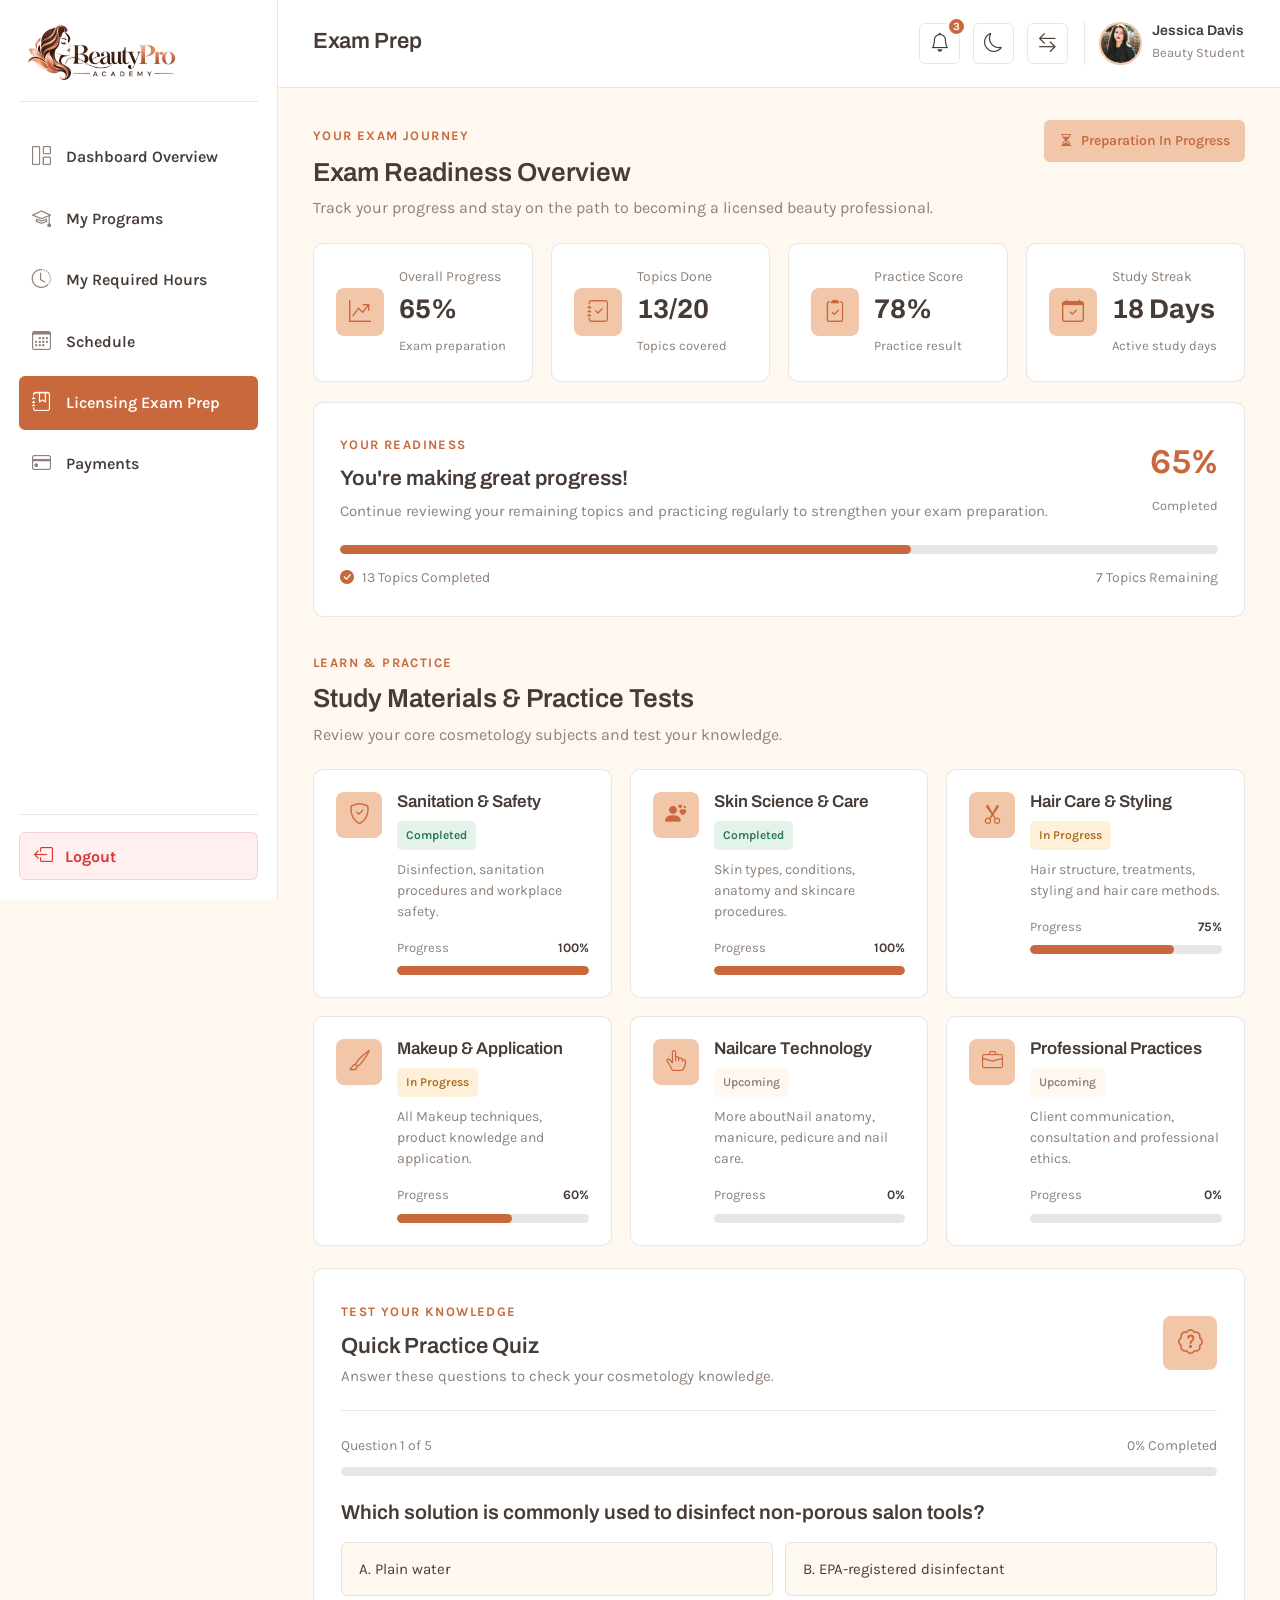
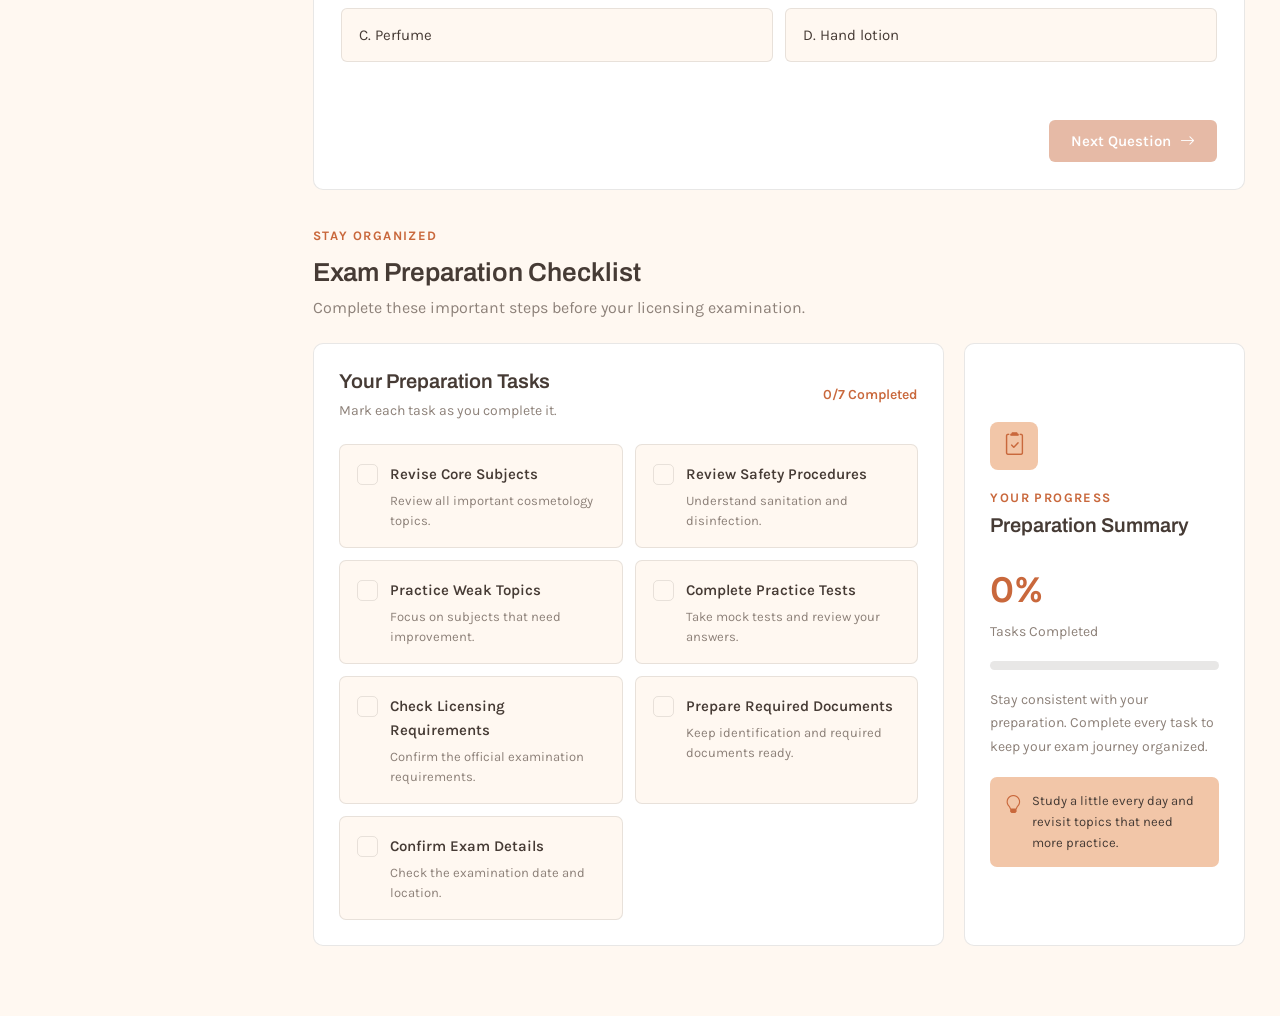
<file: d5.html>
<!DOCTYPE html>
<html lang="en">

<head>
    <meta charset="UTF-8">
    <meta name="viewport" content="width=device-width, initial-scale=1.0">

    <title>BeautyPro Academy</title>

    <meta name="description"
        content="Build your beauty career with BeautyPro Academy. Explore professional cosmetology, hair, esthetics and nail programs.">

    <!-- Google Fonts -->
    <link rel="preconnect" href="https://fonts.googleapis.com">
    <link rel="preconnect" href="https://fonts.gstatic.com" crossorigin>

    <!-- Favicon -->
    <link rel="icon" type="image/png" href="images/favicon.png">

    <link
        href="https://fonts.googleapis.com/css2?family=Archivo:wght@400;500;600;700&family=Karla:wght@400;500;600;700&display=swap"
        rel="stylesheet">

    <!-- Bootstrap Icons -->
    <link rel="stylesheet" href="https://cdn.jsdelivr.net/npm/bootstrap-icons@1.11.3/font/bootstrap-icons.min.css">

    <!-- Main CSS -->
    <link rel="stylesheet" href="css/dashboard.css">

</head>

<body class="dashboard-page">

    <!-- Sidebar Overlay -->
    <div class="sidebar-overlay" id="sidebarOverlay"></div>

    <!-- Sidebar -->
    <aside class="dashboard-sidebar" id="dashboardSidebar">

        <button type="button" class="sidebar-close" id="sidebarClose" aria-label="Close navigation menu">
            <i class="bi bi-x-lg"></i>
        </button>

        <!-- Sidebar Logo -->
        <div class="sidebar-brand">
            <a href="index.html">
                <img src="images/logo.png" alt="BeautyPro Academy">
            </a>
        </div>

        <!-- Sidebar Navigation -->
        <nav class="sidebar-navigation">

            <a href="dashboard.html" class="sidebar-link">
                <i class="bi bi-grid-1x2"></i>
                <span>Dashboard Overview</span>
            </a>

            <a href="d2.html" class="sidebar-link">
                <i class="bi bi-mortarboard"></i>
                <span>My Programs</span>
            </a>

            <a href="d3.html" class="sidebar-link">
                <i class="bi bi-clock-history"></i>
                <span>My Required Hours</span>
            </a>

            <a href="d4.html" class="sidebar-link">
                <i class="bi bi-calendar3"></i>
                <span>Schedule</span>
            </a>

            <a href="d5.html" class="sidebar-link active">
                <i class="bi bi-journal-bookmark"></i>
                <span>Licensing Exam Prep</span>
            </a>

            <a href="d6.html" class="sidebar-link">
                <i class="bi bi-credit-card"></i>
                <span>Payments</span>
            </a>

        </nav>

        <!-- Sidebar Bottom -->
        <div class="sidebar-bottom">

            <button type="button" class="sidebar-logout" id="logoutButton">
                <i class="bi bi-box-arrow-left"></i>
                <span>Logout</span>
            </button>

        </div>

    </aside>

    <!-- Main Area -->
    <div class="dashboard-main" id="dashboardMain">

        <!-- Fixed Header -->
        <header class="dashboard-header">

            <div class="header-left">

                <button type="button" class="menu-toggle" id="menuToggle" aria-label="Open navigation menu"
                    aria-expanded="false">
                    <i class="bi bi-list"></i>
                </button>

                <div class="header-title">
                    <h1>Exam Prep</h1>
                </div>

            </div>

            <div class="header-right">

                <!-- Notifications -->
                <button type="button" class="header-icon-btn notification-btn" aria-label="Notifications">
                    <i class="bi bi-bell"></i>
                    <span class="notification-badge">3</span>
                </button>

                <!-- Dark Mode -->
                <button type="button" class="header-icon-btn theme-toggle" aria-label="Toggle dark mode"
                    aria-pressed="false">
                    <i class="bi bi-moon"></i>
                </button>

                <!-- RTL -->
                <button type="button" class="header-icon-btn rtl-toggle" aria-label="Toggle RTL direction"
                    aria-pressed="false">
                    <i class="bi bi-arrow-left-right"></i>
                </button>

                <!-- Member Profile -->
                <div class="header-profile">

                    <div class="profile-avatar">
                        <img src="images/student-profile.jpg" alt="Jessica Davis Profile">
                    </div>

                    <div class="profile-details">
                        <h4>Jessica Davis</h4>
                        <p>Beauty Student</p>
                    </div>

                </div>

            </div>

        </header>


        <main class="dashboard-content">

            <!-- SECTION 1: EXAM READINESS OVERVIEW -->
            <section class="lep-section lep-overview-section">

                <div class="lep-section-heading">
                    <div>
                        <span class="lep-eyebrow">YOUR EXAM JOURNEY</span>
                        <h2>Exam Readiness Overview</h2>
                        <p>Track your progress and stay on the path to becoming a licensed beauty professional.</p>
                    </div>
                    <span class="lep-status-badge">
                        <i class="bi bi-hourglass-split"></i>
                        Preparation In Progress
                    </span>
                </div>

                <div class="lep-stats-grid">

                    <div class="lep-stat-card">
                        <div class="lep-stat-icon"><i class="bi bi-graph-up-arrow"></i></div>
                        <div>
                            <span>Overall Progress</span>
                            <h3>65%</h3>
                            <small>Exam preparation</small>
                        </div>
                    </div>

                    <div class="lep-stat-card">
                        <div class="lep-stat-icon"><i class="bi bi-journal-check"></i></div>
                        <div>
                            <span>Topics Done</span>
                            <h3>13/20</h3>
                            <small>Topics covered</small>
                        </div>
                    </div>

                    <div class="lep-stat-card">
                        <div class="lep-stat-icon"><i class="bi bi-clipboard2-check"></i></div>
                        <div>
                            <span>Practice Score</span>
                            <h3>78%</h3>
                            <small>Practice result</small>
                        </div>
                    </div>

                    <div class="lep-stat-card">
                        <div class="lep-stat-icon"><i class="bi bi-calendar-check"></i></div>
                        <div>
                            <span>Study Streak</span>
                            <h3>18 Days</h3>
                            <small>Active study days</small>
                        </div>
                    </div>

                </div>

                <div class="lep-readiness-card">
                    <div class="lep-readiness-content">
                        <div>
                            <span class="lep-eyebrow">YOUR READINESS</span>
                            <h3>You're making great progress!</h3>
                            <p>Continue reviewing your remaining topics and practicing regularly to strengthen your exam
                                preparation.</p>
                        </div>

                        <div class="lep-readiness-number">
                            <strong>65%</strong>
                            <span>Completed</span>
                        </div>
                    </div>

                    <div class="lep-progress-track">
                        <div class="lep-progress-fill" style="width:65%"></div>
                    </div>

                    <div class="lep-readiness-footer">
                        <span><i class="bi bi-check-circle-fill"></i> 13 Topics Completed</span>
                        <span>7 Topics Remaining</span>
                    </div>
                </div>

            </section>


            <!-- SECTION 2: STUDY MATERIALS AND PRACTICE -->
            <section class="lep-section lep-study-section" id="lep-study-materials">

                <div class="lep-section-heading">
                    <div>
                        <span class="lep-eyebrow">LEARN & PRACTICE</span>
                        <h2>Study Materials & Practice Tests</h2>
                        <p>Review your core cosmetology subjects and test your knowledge.</p>
                    </div>
                </div>

                <div class="lep-study-topics">

                    <div class="lep-topic-card">
                        <div class="lep-topic-icon"><i class="bi bi-shield-check"></i></div>
                        <div class="lep-topic-info">
                            <div class="lep-topic-title">
                                <h3>Sanitation & Safety</h3>
                                <span class="lep-topic-done">Completed</span>
                            </div>
                            <p>Disinfection, sanitation procedures and workplace safety.</p>
                            <div class="lep-topic-progress">
                                <div><span>Progress</span><strong>100%</strong></div>
                                <div class="lep-progress-track">
                                    <div class="lep-progress-fill" style="width:100%"></div>
                                </div>
                            </div>
                        </div>
                    </div>

                    <div class="lep-topic-card">
                        <div class="lep-topic-icon"><i class="bi bi-person-hearts"></i></div>
                        <div class="lep-topic-info">
                            <div class="lep-topic-title">
                                <h3>Skin Science & Care</h3>
                                <span class="lep-topic-done">Completed</span>
                            </div>
                            <p>Skin types, conditions, anatomy and skincare procedures.</p>
                            <div class="lep-topic-progress">
                                <div><span>Progress</span><strong>100%</strong></div>
                                <div class="lep-progress-track">
                                    <div class="lep-progress-fill" style="width:100%"></div>
                                </div>
                            </div>
                        </div>
                    </div>

                    <div class="lep-topic-card">
                        <div class="lep-topic-icon"><i class="bi bi-scissors"></i></div>
                        <div class="lep-topic-info">
                            <div class="lep-topic-title">
                                <h3>Hair Care & Styling</h3>
                                <span class="lep-topic-active">In Progress</span>
                            </div>
                            <p>Hair structure, treatments, styling and hair care methods.</p>
                            <div class="lep-topic-progress">
                                <div><span>Progress</span><strong>75%</strong></div>
                                <div class="lep-progress-track">
                                    <div class="lep-progress-fill" style="width:75%"></div>
                                </div>
                            </div>
                        </div>
                    </div>

                    <div class="lep-topic-card">
                        <div class="lep-topic-icon"><i class="bi bi-brush"></i></div>
                        <div class="lep-topic-info">
                            <div class="lep-topic-title">
                                <h3>Makeup & Application</h3>
                                <span class="lep-topic-active">In Progress</span>
                            </div>
                            <p>All Makeup techniques, product knowledge and application.</p>
                            <div class="lep-topic-progress">
                                <div><span>Progress</span><strong>60%</strong></div>
                                <div class="lep-progress-track">
                                    <div class="lep-progress-fill" style="width:60%"></div>
                                </div>
                            </div>
                        </div>
                    </div>

                    <div class="lep-topic-card">
                        <div class="lep-topic-icon"><i class="bi bi-hand-index-thumb"></i></div>
                        <div class="lep-topic-info">
                            <div class="lep-topic-title">
                                <h3>Nailcare Technology</h3>
                                <span class="lep-topic-upcoming">Upcoming</span>
                            </div>
                            <p>More aboutNail anatomy, manicure, pedicure and nail care.</p>
                            <div class="lep-topic-progress">
                                <div><span>Progress</span><strong>0%</strong></div>
                                <div class="lep-progress-track">
                                    <div class="lep-progress-fill" style="width:0%"></div>
                                </div>
                            </div>
                        </div>
                    </div>

                    <div class="lep-topic-card">
                        <div class="lep-topic-icon"><i class="bi bi-briefcase"></i></div>
                        <div class="lep-topic-info">
                            <div class="lep-topic-title">
                                <h3>Professional Practices</h3>
                                <span class="lep-topic-upcoming">Upcoming</span>
                            </div>
                            <p>Client communication, consultation and professional ethics.</p>
                            <div class="lep-topic-progress">
                                <div><span>Progress</span><strong>0%</strong></div>
                                <div class="lep-progress-track">
                                    <div class="lep-progress-fill" style="width:0%"></div>
                                </div>
                            </div>
                        </div>
                    </div>

                </div>


                <!-- FULL WIDTH QUIZ -->
                <div class="lep-quiz-panel">

                    <div class="lep-quiz-header">
                        <div>
                            <span class="lep-eyebrow">TEST YOUR KNOWLEDGE</span>
                            <h3>Quick Practice Quiz</h3>
                            <p>Answer these questions to check your cosmetology knowledge.</p>
                        </div>
                        <div class="lep-quiz-icon"><i class="bi bi-patch-question"></i></div>
                    </div>

                    <div id="lepQuizArea">

                        <div class="lep-quiz-meta">
                            <span id="lepQuestionNumber">Question 1 of 5</span>
                            <span id="lepQuizPercent">0% Completed</span>
                        </div>

                        <div class="lep-progress-track">
                            <div class="lep-progress-fill" id="lepQuizProgressFill" style="width:0%"></div>
                        </div>

                        <h4 id="lepQuestionText" class="lep-question-text"></h4>

                        <div id="lepAnswerOptions" class="lep-answer-options"></div>

                        <div id="lepAnswerFeedback" class="lep-answer-feedback"></div>

                        <div class="lep-quiz-actions">
                            <button type="button" id="lepNextQuestion" class="lep-primary-btn" disabled>
                                Next Question <i class="bi bi-arrow-right"></i>
                            </button>
                        </div>

                    </div>

                    <div id="lepQuizResult" class="lep-quiz-result" style="display:none">
                        <div class="lep-result-icon"><i class="bi bi-trophy"></i></div>
                        <h3>Quiz Completed!</h3>
                        <div class="lep-final-score"><span id="lepFinalScore">0/5</span></div>
                        <p id="lepResultMessage"></p>
                        <button type="button" id="lepRetryQuiz" class="lep-primary-btn">
                            <i class="bi bi-arrow-repeat"></i> Try Again
                        </button>
                    </div>

                </div>

            </section>


            <!-- SECTION 3: EXAM PREPARATION CHECKLIST -->
            <section class="lep-section lep-checklist-section">

                <div class="lep-section-heading">
                    <div>
                        <span class="lep-eyebrow">STAY ORGANIZED</span>
                        <h2>Exam Preparation Checklist</h2>
                        <p>Complete these important steps before your licensing examination.</p>
                    </div>
                </div>

                <div class="lep-checklist-layout">

                    <div class="lep-checklist-card">

                        <div class="lep-checklist-top">
                            <div>
                                <h3>Your Preparation Tasks</h3>
                                <p>Mark each task as you complete it.</p>
                            </div>
                            <span class="lep-task-counter"><span id="lepTaskCount">0</span>/7 Completed</span>
                        </div>

                        <div class="lep-checklist-grid">

                            <label class="lep-check-item">
                                <input type="checkbox" data-task="lep-revise">
                                <span class="lep-check-custom"><i class="bi bi-check"></i></span>
                                <span class="lep-check-text">
                                    <strong>Revise Core Subjects</strong>
                                    <small>Review all important cosmetology topics.</small>
                                </span>
                            </label>

                            <label class="lep-check-item">
                                <input type="checkbox" data-task="lep-safety">
                                <span class="lep-check-custom"><i class="bi bi-check"></i></span>
                                <span class="lep-check-text">
                                    <strong>Review Safety Procedures</strong>
                                    <small>Understand sanitation and disinfection.</small>
                                </span>
                            </label>

                            <label class="lep-check-item">
                                <input type="checkbox" data-task="lep-weak">
                                <span class="lep-check-custom"><i class="bi bi-check"></i></span>
                                <span class="lep-check-text">
                                    <strong>Practice Weak Topics</strong>
                                    <small>Focus on subjects that need improvement.</small>
                                </span>
                            </label>

                            <label class="lep-check-item">
                                <input type="checkbox" data-task="lep-practice">
                                <span class="lep-check-custom"><i class="bi bi-check"></i></span>
                                <span class="lep-check-text">
                                    <strong>Complete Practice Tests</strong>
                                    <small>Take mock tests and review your answers.</small>
                                </span>
                            </label>

                            <label class="lep-check-item">
                                <input type="checkbox" data-task="lep-authority">
                                <span class="lep-check-custom"><i class="bi bi-check"></i></span>
                                <span class="lep-check-text">
                                    <strong>Check Licensing Requirements</strong>
                                    <small>Confirm the official examination requirements.</small>
                                </span>
                            </label>

                            <label class="lep-check-item">
                                <input type="checkbox" data-task="lep-id">
                                <span class="lep-check-custom"><i class="bi bi-check"></i></span>
                                <span class="lep-check-text">
                                    <strong>Prepare Required Documents</strong>
                                    <small>Keep identification and required documents ready.</small>
                                </span>
                            </label>

                            <label class="lep-check-item">
                                <input type="checkbox" data-task="lep-location">
                                <span class="lep-check-custom"><i class="bi bi-check"></i></span>
                                <span class="lep-check-text">
                                    <strong>Confirm Exam Details</strong>
                                    <small>Check the examination date and location.</small>
                                </span>
                            </label>

                        </div>

                    </div>


                    <div class="lep-checklist-summary">

                        <div class="lep-summary-icon"><i class="bi bi-clipboard2-check"></i></div>

                        <span class="lep-eyebrow">YOUR PROGRESS</span>
                        <h3>Preparation Summary</h3>

                        <div class="lep-summary-number">
                            <strong id="lepTaskProgress">0%</strong>
                            <span>Tasks Completed</span>
                        </div>

                        <div class="lep-progress-track">
                            <div class="lep-progress-fill" id="lepTaskProgressFill" style="width:0%"></div>
                        </div>

                        <p>Stay consistent with your preparation. Complete every task to keep your exam journey
                            organized.</p>

                        <div class="lep-summary-tip">
                            <i class="bi bi-lightbulb"></i>
                            <span>Study a little every day and revisit topics that need more practice.</span>
                        </div>

                    </div>

                </div>

            </section>

        </main>


    </div>

    <!-- Logout Confirmation Modal -->
    <div class="logout-modal" id="logoutModal" aria-hidden="true">

        <div class="logout-modal-backdrop"></div>

        <div class="logout-modal-card" role="dialog" aria-modal="true" aria-labelledby="logoutTitle">

            <div class="logout-modal-icon">
                <i class="bi bi-box-arrow-right"></i>
            </div>

            <h2 id="logoutTitle">Logout Confirmation</h2>

            <p>Are you sure you want to logout from your account?</p>

            <div class="logout-modal-actions">
                <button type="button" class="logout-no" id="cancelLogout">
                    No, Stay
                </button>

                <button type="button" class="logout-yes" id="confirmLogout">
                    Yes, Logout
                </button>
            </div>

        </div>

    </div>

    <script src="js/dashboard.js"></script>

</body>

</html>
</file>
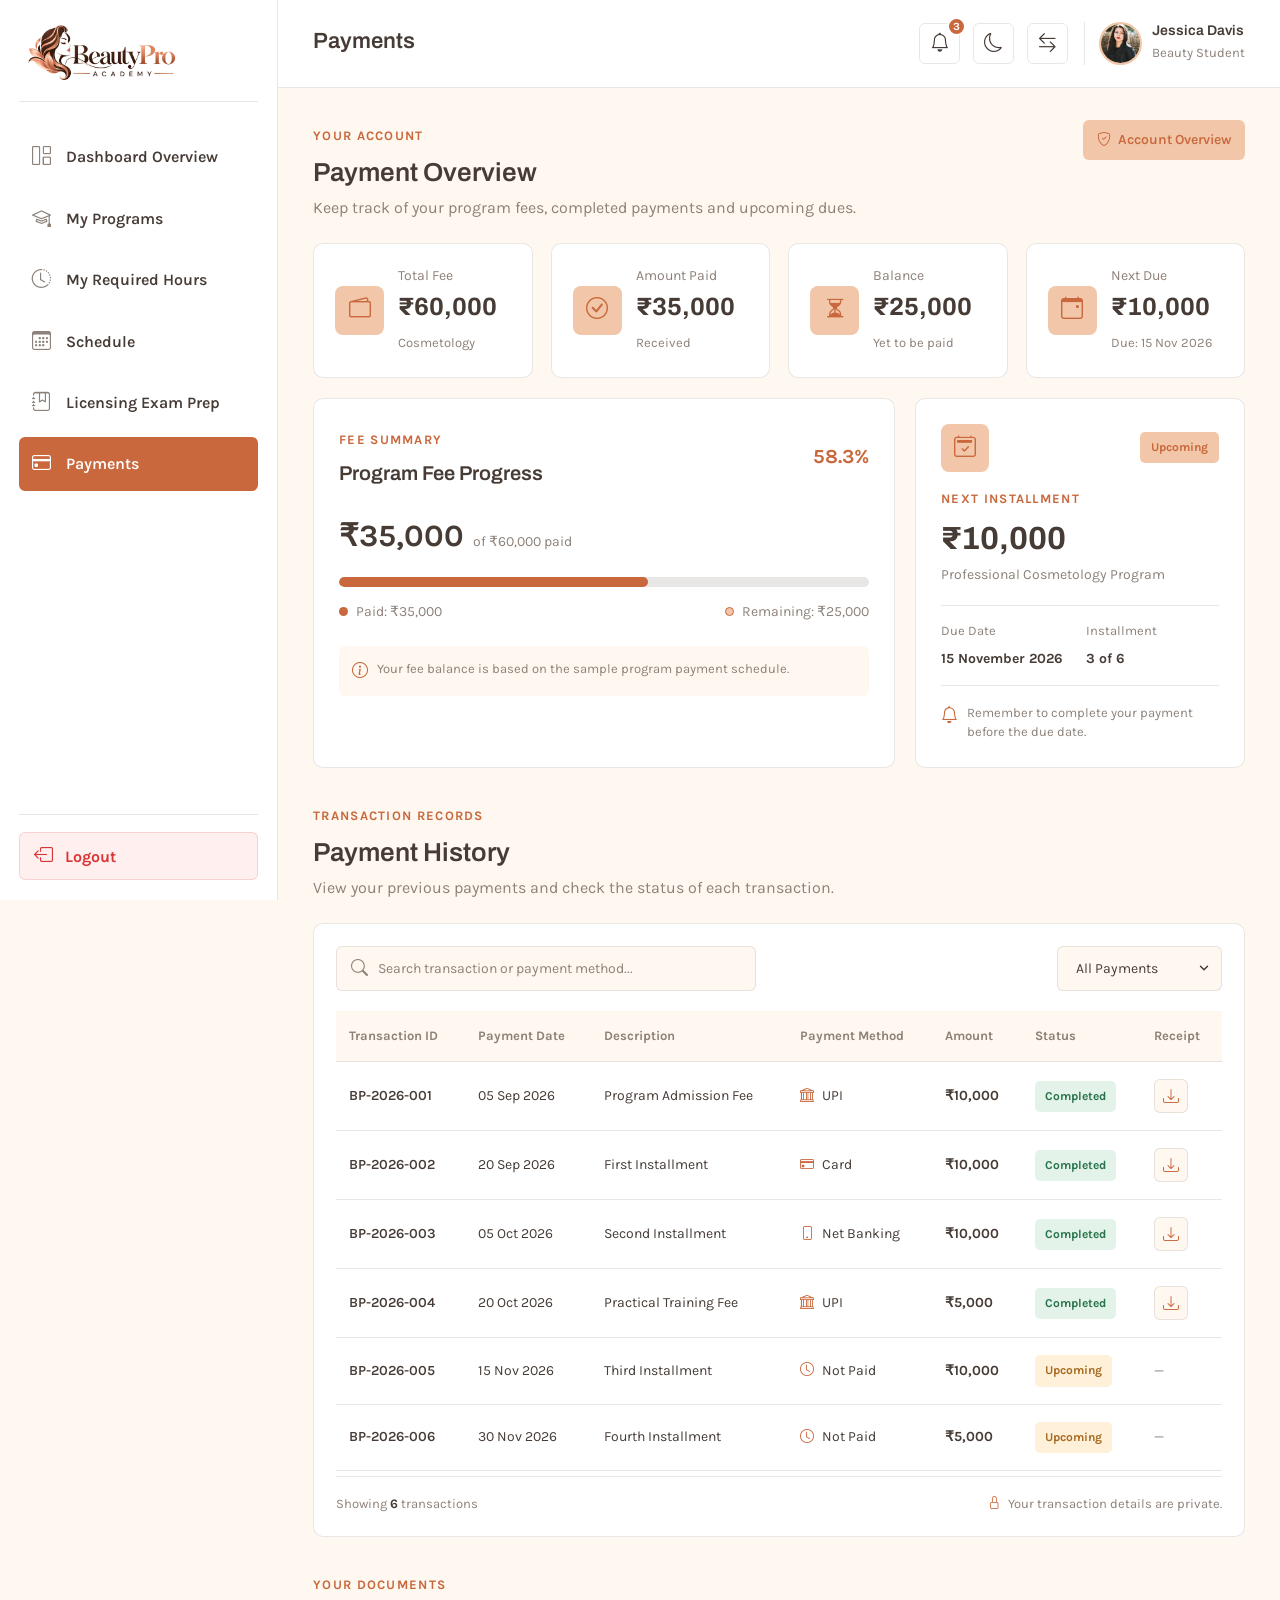
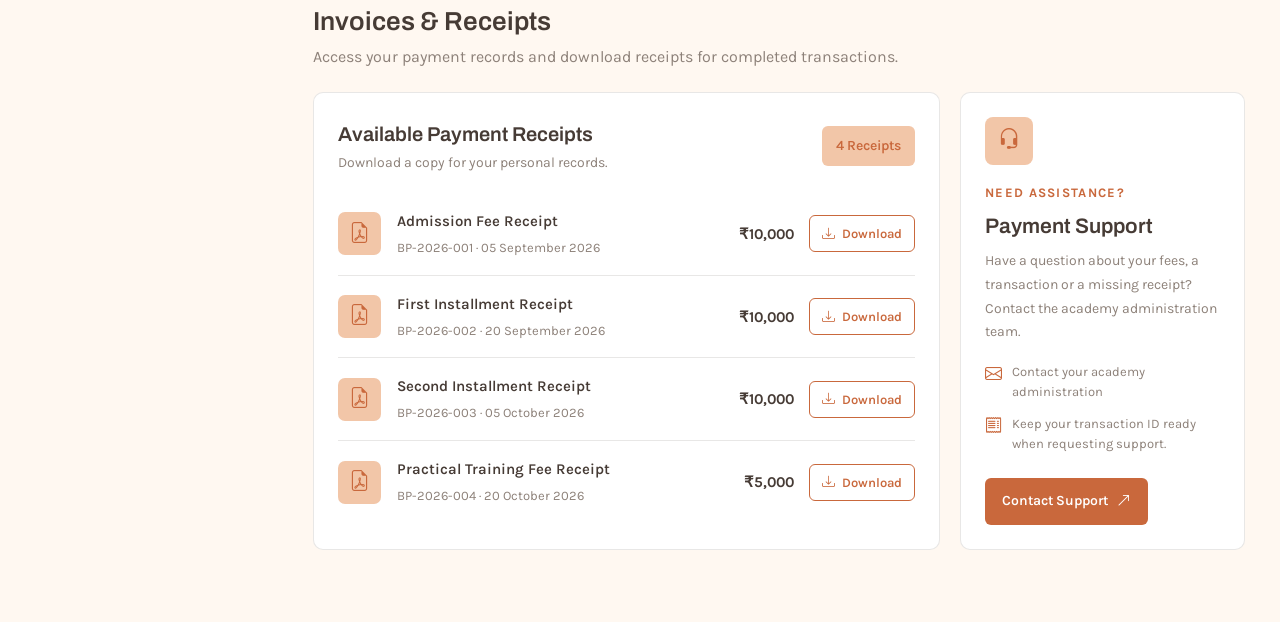
<file: d6.html>
<!DOCTYPE html>
<html lang="en">

<head>
    <meta charset="UTF-8">
    <meta name="viewport" content="width=device-width, initial-scale=1.0">

    <title>BeautyPro Academy</title>

    <meta name="description"
        content="Build your beauty career with BeautyPro Academy. Explore professional cosmetology, hair, esthetics and nail programs.">

    <!-- Google Fonts -->
    <link rel="preconnect" href="https://fonts.googleapis.com">
    <link rel="preconnect" href="https://fonts.gstatic.com" crossorigin>

    <!-- Favicon -->
    <link rel="icon" type="image/png" href="images/favicon.png">

    <link
        href="https://fonts.googleapis.com/css2?family=Archivo:wght@400;500;600;700&family=Karla:wght@400;500;600;700&display=swap"
        rel="stylesheet">

    <!-- Bootstrap Icons -->
    <link rel="stylesheet" href="https://cdn.jsdelivr.net/npm/bootstrap-icons@1.11.3/font/bootstrap-icons.min.css">

    <!-- Main CSS -->
    <link rel="stylesheet" href="css/dashboard.css">

</head>

<body class="dashboard-page">

    <!-- Sidebar Overlay -->
    <div class="sidebar-overlay" id="sidebarOverlay"></div>

    <!-- Sidebar -->
    <aside class="dashboard-sidebar" id="dashboardSidebar">

        <button type="button" class="sidebar-close" id="sidebarClose" aria-label="Close navigation menu">
            <i class="bi bi-x-lg"></i>
        </button>

        <!-- Sidebar Logo -->
        <div class="sidebar-brand">
            <a href="index.html">
                <img src="images/logo.png" alt="BeautyPro Academy">
            </a>
        </div>

        <!-- Sidebar Navigation -->
        <nav class="sidebar-navigation">

            <a href="dashboard.html" class="sidebar-link">
                <i class="bi bi-grid-1x2"></i>
                <span>Dashboard Overview</span>
            </a>

            <a href="d2.html" class="sidebar-link">
                <i class="bi bi-mortarboard"></i>
                <span>My Programs</span>
            </a>

            <a href="d3.html" class="sidebar-link">
                <i class="bi bi-clock-history"></i>
                <span>My Required Hours</span>
            </a>

            <a href="d4.html" class="sidebar-link">
                <i class="bi bi-calendar3"></i>
                <span>Schedule</span>
            </a>

            <a href="d5.html" class="sidebar-link">
                <i class="bi bi-journal-bookmark"></i>
                <span>Licensing Exam Prep</span>
            </a>

            <a href="d6.html" class="sidebar-link active">
                <i class="bi bi-credit-card"></i>
                <span>Payments</span>
            </a>

        </nav>

        <!-- Sidebar Bottom -->
        <div class="sidebar-bottom">

            <button type="button" class="sidebar-logout" id="logoutButton">
                <i class="bi bi-box-arrow-left"></i>
                <span>Logout</span>
            </button>

        </div>

    </aside>

    <!-- Main Area -->
    <div class="dashboard-main" id="dashboardMain">

        <!-- Fixed Header -->
        <header class="dashboard-header">

            <div class="header-left">

                <button type="button" class="menu-toggle" id="menuToggle" aria-label="Open navigation menu"
                    aria-expanded="false">
                    <i class="bi bi-list"></i>
                </button>

                <div class="header-title">
                    <h1>Payments</h1>
                </div>

            </div>

            <div class="header-right">

                <!-- Notifications -->
                <button type="button" class="header-icon-btn notification-btn" aria-label="Notifications">
                    <i class="bi bi-bell"></i>
                    <span class="notification-badge">3</span>
                </button>

                <!-- Dark Mode -->
                <button type="button" class="header-icon-btn theme-toggle" aria-label="Toggle dark mode"
                    aria-pressed="false">
                    <i class="bi bi-moon"></i>
                </button>

                <!-- RTL -->
                <button type="button" class="header-icon-btn rtl-toggle" aria-label="Toggle RTL direction"
                    aria-pressed="false">
                    <i class="bi bi-arrow-left-right"></i>
                </button>

                <!-- Member Profile -->
                <div class="header-profile">

                    <div class="profile-avatar">
                        <img src="images/student-profile.jpg" alt="Jessica Davis Profile">
                    </div>

                    <div class="profile-details">
                        <h4>Jessica Davis</h4>
                        <p>Beauty Student</p>
                    </div>

                </div>

            </div>

        </header>


        <main class="dashboard-content">

            <!-- SECTION 1: PAYMENT OVERVIEW -->
            <section class="pay-section">

                <div class="pay-heading">
                    <div>
                        <span class="pay-eyebrow">YOUR ACCOUNT</span>
                        <h2>Payment Overview</h2>
                        <p>Keep track of your program fees, completed payments and upcoming dues.</p>
                    </div>
                    <span class="pay-account-status">
                        <i class="bi bi-shield-check"></i> Account Overview
                    </span>
                </div>

                <div class="pay-stats-grid">

                    <div class="pay-stat-card">
                        <div class="pay-stat-icon"><i class="bi bi-wallet2"></i></div>
                        <div>
                            <span>Total Fee</span>
                            <h3>₹60,000</h3>
                            <small>Cosmetology</small>
                        </div>
                    </div>

                    <div class="pay-stat-card">
                        <div class="pay-stat-icon"><i class="bi bi-check-circle"></i></div>
                        <div>
                            <span>Amount Paid</span>
                            <h3>₹35,000</h3>
                            <small>Received</small>
                        </div>
                    </div>

                    <div class="pay-stat-card">
                        <div class="pay-stat-icon"><i class="bi bi-hourglass-split"></i></div>
                        <div>
                            <span>Balance</span>
                            <h3>₹25,000</h3>
                            <small>Yet to be paid</small>
                        </div>
                    </div>

                    <div class="pay-stat-card">
                        <div class="pay-stat-icon"><i class="bi bi-calendar-event"></i></div>
                        <div>
                            <span>Next Due</span>
                            <h3>₹10,000</h3>
                            <small>Due: 15 Nov 2026</small>
                        </div>
                    </div>

                </div>

                <div class="pay-overview-layout">

                    <div class="pay-progress-card">
                        <div class="pay-card-heading">
                            <div>
                                <span class="pay-eyebrow">FEE SUMMARY</span>
                                <h3>Program Fee Progress</h3>
                            </div>
                            <span class="pay-progress-percent">58.3%</span>
                        </div>

                        <div class="pay-amount-row">
                            <strong>₹35,000</strong>
                            <span>of ₹60,000 paid</span>
                        </div>

                        <div class="pay-progress-track">
                            <div class="pay-progress-fill" style="width:58.33%"></div>
                        </div>

                        <div class="pay-progress-labels">
                            <span><i class="pay-dot pay-dot-paid"></i> Paid: ₹35,000</span>
                            <span><i class="pay-dot pay-dot-pending"></i> Remaining: ₹25,000</span>
                        </div>

                        <div class="pay-progress-note">
                            <i class="bi bi-info-circle"></i>
                            Your fee balance is based on the sample program payment schedule.
                        </div>
                    </div>

                    <div class="pay-due-card">
                        <div class="pay-due-top">
                            <div class="pay-due-icon"><i class="bi bi-calendar2-check"></i></div>
                            <span class="pay-due-badge">Upcoming</span>
                        </div>

                        <span class="pay-eyebrow">NEXT INSTALLMENT</span>
                        <h3>₹10,000</h3>
                        <p>Professional Cosmetology Program</p>

                        <div class="pay-due-details">
                            <div>
                                <span>Due Date</span>
                                <strong>15 November 2026</strong>
                            </div>
                            <div>
                                <span>Installment</span>
                                <strong>3 of 6</strong>
                            </div>
                        </div>

                        <div class="pay-due-reminder">
                            <i class="bi bi-bell"></i>
                            Remember to complete your payment before the due date.
                        </div>
                    </div>

                </div>

            </section>


            <!-- SECTION 2: PAYMENT HISTORY -->
            <section class="pay-section">

                <div class="pay-heading">
                    <div>
                        <span class="pay-eyebrow">TRANSACTION RECORDS</span>
                        <h2>Payment History</h2>
                        <p>View your previous payments and check the status of each transaction.</p>
                    </div>
                </div>

                <div class="pay-history-card">

                    <div class="pay-history-toolbar">

                        <div class="pay-search-box">
                            <i class="bi bi-search"></i>
                            <input type="text" id="paySearchInput"
                                placeholder="Search transaction or payment method...">
                        </div>

                        <select id="payStatusFilter" class="pay-filter-select">
                            <option value="all">All Payments</option>
                            <option value="completed">Completed</option>
                            <option value="pending">Pending</option>
                            <option value="failed">Failed</option>
                        </select>

                    </div>

                    <div class="pay-table-wrapper">
                        <table class="pay-table">
                            <thead>
                                <tr>
                                    <th>Transaction ID</th>
                                    <th>Payment Date</th>
                                    <th>Description</th>
                                    <th>Payment Method</th>
                                    <th>Amount</th>
                                    <th>Status</th>
                                    <th>Receipt</th>
                                </tr>
                            </thead>

                            <tbody id="payHistoryBody">

                                <tr data-status="completed">
                                    <td><strong>BP-2026-001</strong></td>
                                    <td>05 Sep 2026</td>
                                    <td>Program Admission Fee</td>
                                    <td><i class="bi bi-bank pay-method-icon"></i> UPI</td>
                                    <td class="pay-amount">₹10,000</td>
                                    <td><span class="pay-status completed">Completed</span></td>
                                    <td>
                                        <button class="pay-download-btn" data-receipt="BP-2026-001"
                                            data-date="05 Sep 2026" data-description="Program Admission Fee"
                                            data-method="UPI" data-amount="10000">
                                            <i class="bi bi-download"></i>
                                        </button>
                                    </td>
                                </tr>

                                <tr data-status="completed">
                                    <td><strong>BP-2026-002</strong></td>
                                    <td>20 Sep 2026</td>
                                    <td>First Installment</td>
                                    <td><i class="bi bi-credit-card pay-method-icon"></i> Card</td>
                                    <td class="pay-amount">₹10,000</td>
                                    <td><span class="pay-status completed">Completed</span></td>
                                    <td>
                                        <button class="pay-download-btn" data-receipt="BP-2026-002"
                                            data-date="20 Sep 2026" data-description="First Installment"
                                            data-method="Card" data-amount="10000">
                                            <i class="bi bi-download"></i>
                                        </button>
                                    </td>
                                </tr>

                                <tr data-status="completed">
                                    <td><strong>BP-2026-003</strong></td>
                                    <td>05 Oct 2026</td>
                                    <td>Second Installment</td>
                                    <td><i class="bi bi-phone pay-method-icon"></i> Net Banking</td>
                                    <td class="pay-amount">₹10,000</td>
                                    <td><span class="pay-status completed">Completed</span></td>
                                    <td>
                                        <button class="pay-download-btn" data-receipt="BP-2026-003"
                                            data-date="05 Oct 2026" data-description="Second Installment"
                                            data-method="Net Banking" data-amount="10000">
                                            <i class="bi bi-download"></i>
                                        </button>
                                    </td>
                                </tr>

                                <tr data-status="completed">
                                    <td><strong>BP-2026-004</strong></td>
                                    <td>20 Oct 2026</td>
                                    <td>Practical Training Fee</td>
                                    <td><i class="bi bi-bank pay-method-icon"></i> UPI</td>
                                    <td class="pay-amount">₹5,000</td>
                                    <td><span class="pay-status completed">Completed</span></td>
                                    <td>
                                        <button class="pay-download-btn" data-receipt="BP-2026-004"
                                            data-date="20 Oct 2026" data-description="Practical Training Fee"
                                            data-method="UPI" data-amount="5000">
                                            <i class="bi bi-download"></i>
                                        </button>
                                    </td>
                                </tr>

                                <tr data-status="pending">
                                    <td><strong>BP-2026-005</strong></td>
                                    <td>15 Nov 2026</td>
                                    <td>Third Installment</td>
                                    <td><i class="bi bi-clock pay-method-icon"></i> Not Paid</td>
                                    <td class="pay-amount">₹10,000</td>
                                    <td><span class="pay-status pending">Upcoming</span></td>
                                    <td><span class="pay-no-receipt">—</span></td>
                                </tr>

                                <tr data-status="pending">
                                    <td><strong>BP-2026-006</strong></td>
                                    <td>30 Nov 2026</td>
                                    <td>Fourth Installment</td>
                                    <td><i class="bi bi-clock pay-method-icon"></i> Not Paid</td>
                                    <td class="pay-amount">₹5,000</td>
                                    <td><span class="pay-status pending">Upcoming</span></td>
                                    <td><span class="pay-no-receipt">—</span></td>
                                </tr>

                                <tr id="payNoResults" style="display:none">
                                    <td colspan="7" class="pay-empty-state">
                                        <i class="bi bi-search"></i>
                                        <strong>No transactions found</strong>
                                        <span>Try changing your search or status filter.</span>
                                    </td>
                                </tr>

                            </tbody>
                        </table>
                    </div>

                    <div class="pay-history-footer">
                        <span>Showing <strong id="payVisibleCount">6</strong> transactions</span>
                        <span><i class="bi bi-lock"></i> Your transaction details are private.</span>
                    </div>

                </div>

            </section>


            <!-- SECTION 3: INVOICES AND RECEIPTS -->
            <section class="pay-section">

                <div class="pay-heading">
                    <div>
                        <span class="pay-eyebrow">YOUR DOCUMENTS</span>
                        <h2>Invoices & Receipts</h2>
                        <p>Access your payment records and download receipts for completed transactions.</p>
                    </div>
                </div>

                <div class="pay-documents-layout">

                    <div class="pay-documents-card">

                        <div class="pay-documents-header">
                            <div>
                                <h3>Available Payment Receipts</h3>
                                <p>Download a copy for your personal records.</p>
                            </div>
                            <span class="pay-documents-count">4 Receipts</span>
                        </div>

                        <div class="pay-document-list">

                            <div class="pay-document-item">
                                <div class="pay-document-icon">
                                    <i class="bi bi-file-earmark-pdf"></i>
                                </div>
                                <div class="pay-document-info">
                                    <strong>Admission Fee Receipt</strong>
                                    <span>BP-2026-001 · 05 September 2026</span>
                                </div>
                                <div class="pay-document-amount">₹10,000</div>
                                <button class="pay-document-download" data-receipt="BP-2026-001" data-date="05 Sep 2026"
                                    data-description="Program Admission Fee" data-method="UPI" data-amount="10000">
                                    <i class="bi bi-download"></i>
                                    <span>Download</span>
                                </button>
                            </div>

                            <div class="pay-document-item">
                                <div class="pay-document-icon">
                                    <i class="bi bi-file-earmark-pdf"></i>
                                </div>
                                <div class="pay-document-info">
                                    <strong>First Installment Receipt</strong>
                                    <span>BP-2026-002 · 20 September 2026</span>
                                </div>
                                <div class="pay-document-amount">₹10,000</div>
                                <button class="pay-document-download" data-receipt="BP-2026-002" data-date="20 Sep 2026"
                                    data-description="First Installment" data-method="Card" data-amount="10000">
                                    <i class="bi bi-download"></i>
                                    <span>Download</span>
                                </button>
                            </div>

                            <div class="pay-document-item">
                                <div class="pay-document-icon">
                                    <i class="bi bi-file-earmark-pdf"></i>
                                </div>
                                <div class="pay-document-info">
                                    <strong>Second Installment Receipt</strong>
                                    <span>BP-2026-003 · 05 October 2026</span>
                                </div>
                                <div class="pay-document-amount">₹10,000</div>
                                <button class="pay-document-download" data-receipt="BP-2026-003" data-date="05 Oct 2026"
                                    data-description="Second Installment" data-method="Net Banking" data-amount="10000">
                                    <i class="bi bi-download"></i>
                                    <span>Download</span>
                                </button>
                            </div>

                            <div class="pay-document-item">
                                <div class="pay-document-icon">
                                    <i class="bi bi-file-earmark-pdf"></i>
                                </div>
                                <div class="pay-document-info">
                                    <strong>Practical Training Fee Receipt</strong>
                                    <span>BP-2026-004 · 20 October 2026</span>
                                </div>
                                <div class="pay-document-amount">₹5,000</div>
                                <button class="pay-document-download" data-receipt="BP-2026-004" data-date="20 Oct 2026"
                                    data-description="Practical Training Fee" data-method="UPI" data-amount="5000">
                                    <i class="bi bi-download"></i>
                                    <span>Download</span>
                                </button>
                            </div>

                        </div>

                    </div>


                    <div class="pay-help-card">

                        <div class="pay-help-icon">
                            <i class="bi bi-headset"></i>
                        </div>

                        <span class="pay-eyebrow">NEED ASSISTANCE?</span>
                        <h3>Payment Support</h3>

                        <p>Have a question about your fees, a transaction or a missing receipt? Contact the academy
                            administration team.</p>

                        <div class="pay-help-detail">
                            <i class="bi bi-envelope"></i>
                            <span>Contact your academy administration</span>
                        </div>

                        <div class="pay-help-detail">
                            <i class="bi bi-receipt"></i>
                            <span>Keep your transaction ID ready when requesting support.</span>
                        </div>

                        <a href="contact.html" class="pay-support-btn">
                            Contact Support <i class="bi bi-arrow-up-right"></i>
                        </a>

                    </div>

                </div>

            </section>

        </main>


    </div>

    <!-- Logout Confirmation Modal -->
    <div class="logout-modal" id="logoutModal" aria-hidden="true">

        <div class="logout-modal-backdrop"></div>

        <div class="logout-modal-card" role="dialog" aria-modal="true" aria-labelledby="logoutTitle">

            <div class="logout-modal-icon">
                <i class="bi bi-box-arrow-right"></i>
            </div>

            <h2 id="logoutTitle">Logout Confirmation</h2>

            <p>Are you sure you want to logout from your account?</p>

            <div class="logout-modal-actions">
                <button type="button" class="logout-no" id="cancelLogout">
                    No, Stay
                </button>

                <button type="button" class="logout-yes" id="confirmLogout">
                    Yes, Logout
                </button>
            </div>

        </div>

    </div>

    <script src="js/dashboard.js"></script>

</body>

</html>
</file>
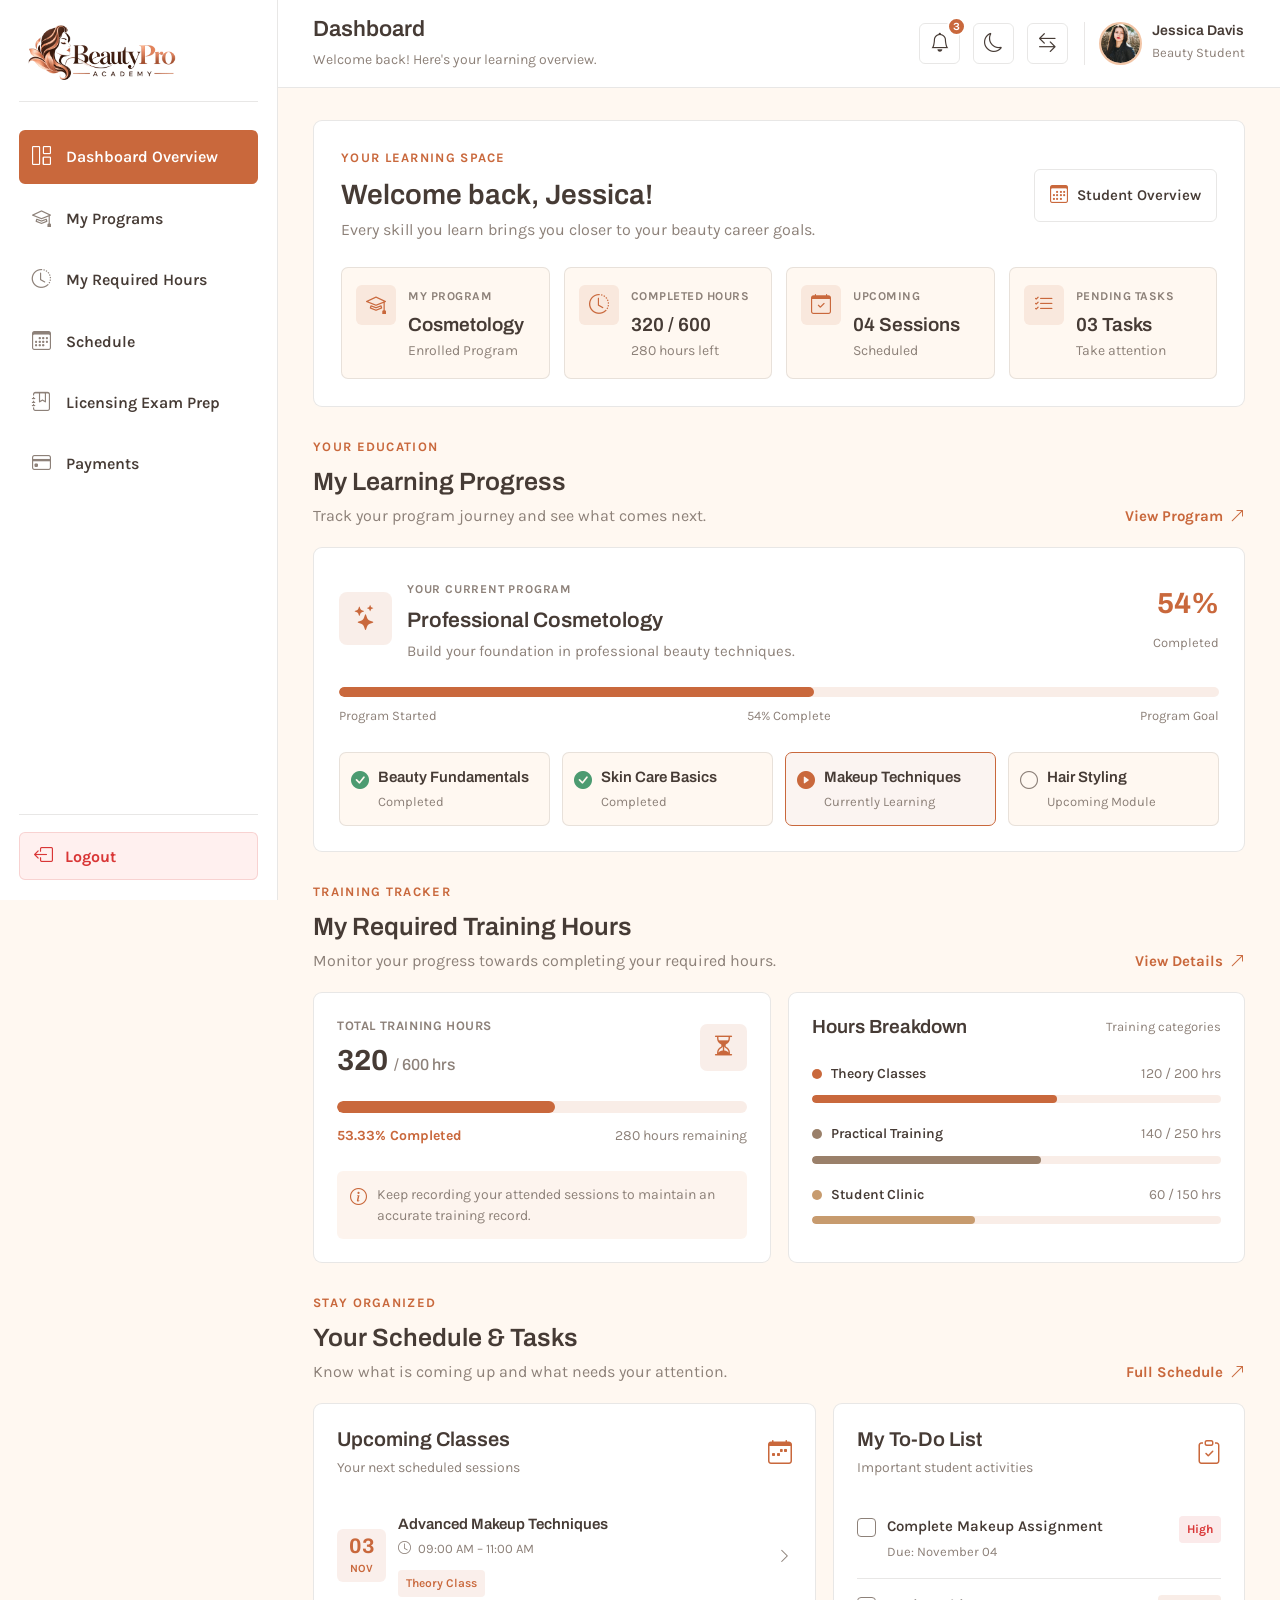
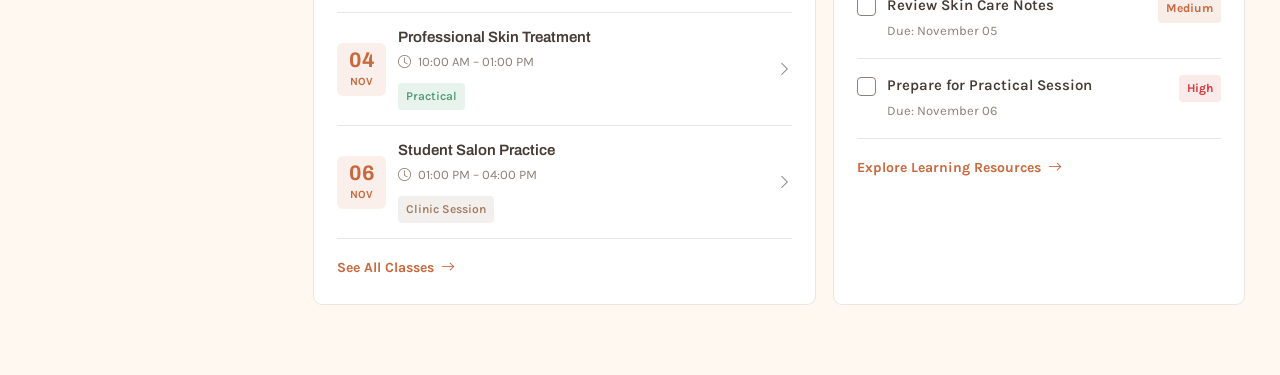
<file: dashboard.html>
<!DOCTYPE html>
<html lang="en">

<head>
    <meta charset="UTF-8">
    <meta name="viewport" content="width=device-width, initial-scale=1.0">

    <title>BeautyPro Academy</title>

    <meta name="description"
        content="Build your beauty career with BeautyPro Academy. Explore professional cosmetology, hair, esthetics and nail programs.">

    <!-- Google Fonts -->
    <link rel="preconnect" href="https://fonts.googleapis.com">
    <link rel="preconnect" href="https://fonts.gstatic.com" crossorigin>

    <!-- Favicon -->
    <link rel="icon" type="image/png" href="images/favicon.png">

    <link
        href="https://fonts.googleapis.com/css2?family=Archivo:wght@400;500;600;700&family=Karla:wght@400;500;600;700&display=swap"
        rel="stylesheet">

    <!-- Bootstrap Icons -->
    <link rel="stylesheet" href="https://cdn.jsdelivr.net/npm/bootstrap-icons@1.11.3/font/bootstrap-icons.min.css">

    <!-- Main CSS -->
    <link rel="stylesheet" href="css/dashboard.css">

</head>

<body class="dashboard-page">

    <!-- Sidebar Overlay -->
    <div class="sidebar-overlay" id="sidebarOverlay"></div>

    <!-- Sidebar -->
    <aside class="dashboard-sidebar" id="dashboardSidebar">

        <button type="button" class="sidebar-close" id="sidebarClose" aria-label="Close navigation menu">
            <i class="bi bi-x-lg"></i>
        </button>

        <!-- Sidebar Logo -->
        <div class="sidebar-brand">
            <a href="index.html">
                <img src="images/logo.png" alt="BeautyPro Academy">
            </a>
        </div>

        <!-- Sidebar Navigation -->
        <nav class="sidebar-navigation">

            <a href="dashboard.html" class="sidebar-link active">
                <i class="bi bi-grid-1x2"></i>
                <span>Dashboard Overview</span>
            </a>

            <a href="d2.html" class="sidebar-link">
                <i class="bi bi-mortarboard"></i>
                <span>My Programs</span>
            </a>

            <a href="d3.html" class="sidebar-link">
                <i class="bi bi-clock-history"></i>
                <span>My Required Hours</span>
            </a>

            <a href="d4.html" class="sidebar-link">
                <i class="bi bi-calendar3"></i>
                <span>Schedule</span>
            </a>

            <a href="d5.html" class="sidebar-link">
                <i class="bi bi-journal-bookmark"></i>
                <span>Licensing Exam Prep</span>
            </a>

            <a href="d6.html" class="sidebar-link">
                <i class="bi bi-credit-card"></i>
                <span>Payments</span>
            </a>

        </nav>

        <!-- Sidebar Bottom -->
        <div class="sidebar-bottom">

            <button type="button" class="sidebar-logout" id="logoutButton">
                <i class="bi bi-box-arrow-left"></i>
                <span>Logout</span>
            </button>

        </div>

    </aside>

    <!-- Main Area -->
    <div class="dashboard-main" id="dashboardMain">

        <!-- Fixed Header -->
        <header class="dashboard-header">

            <div class="header-left">

                <button type="button" class="menu-toggle" id="menuToggle" aria-label="Open navigation menu"
                    aria-expanded="false">
                    <i class="bi bi-list"></i>
                </button>

                <div class="header-title">
                    <h1>Dashboard</h1>
                    <p>Welcome back! Here's your learning overview.</p>
                </div>

            </div>

            <div class="header-right">

                <!-- Notifications -->
                <button type="button" class="header-icon-btn notification-btn" aria-label="Notifications">
                    <i class="bi bi-bell"></i>
                    <span class="notification-badge">3</span>
                </button>

                <!-- Dark Mode -->
                <button type="button" class="header-icon-btn theme-toggle" aria-label="Toggle dark mode"
                    aria-pressed="false">
                    <i class="bi bi-moon"></i>
                </button>

                <!-- RTL -->
                <button type="button" class="header-icon-btn rtl-toggle" aria-label="Toggle RTL direction"
                    aria-pressed="false">
                    <i class="bi bi-arrow-left-right"></i>
                </button>

                <!-- Member Profile -->
                <div class="header-profile">

                    <div class="profile-avatar">
                        <img src="images/student-profile.jpg" alt="Jessica Davis Profile">
                    </div>

                    <div class="profile-details">
                        <h4>Jessica Davis</h4>
                        <p>Beauty Student</p>
                    </div>

                </div>

            </div>

        </header>

        <!-- Dashboard Content -->
        <main class="dashboard-content">

            <!-- SECTION 1: WELCOME & QUICK OVERVIEW -->
            <section class="do-welcome-section">

                <div class="do-welcome-top">
                    <div>
                        <span class="do-eyebrow">YOUR LEARNING SPACE</span>
                        <h2>Welcome back, Jessica!</h2>
                        <p>Every skill you learn brings you closer to your beauty career goals.</p>
                    </div>

                    <div class="do-welcome-date">
                        <i class="bi bi-calendar3"></i>
                        <span>Student Overview</span>
                    </div>
                </div>

                <div class="do-stats-grid">

                    <div class="do-stat-card">
                        <div class="do-stat-icon">
                            <i class="bi bi-mortarboard"></i>
                        </div>
                        <div>
                            <span>MY PROGRAM</span>
                            <h3>Cosmetology</h3>
                            <p>Enrolled Program</p>
                        </div>
                    </div>

                    <div class="do-stat-card">
                        <div class="do-stat-icon">
                            <i class="bi bi-clock-history"></i>
                        </div>
                        <div>
                            <span>COMPLETED HOURS</span>
                            <h3>320 / 600</h3>
                            <p>280 hours left</p>
                        </div>
                    </div>

                    <div class="do-stat-card">
                        <div class="do-stat-icon">
                            <i class="bi bi-calendar-check"></i>
                        </div>
                        <div>
                            <span>UPCOMING</span>
                            <h3>04 Sessions</h3>
                            <p>Scheduled</p>
                        </div>
                    </div>

                    <div class="do-stat-card">
                        <div class="do-stat-icon">
                            <i class="bi bi-list-check"></i>
                        </div>
                        <div>
                            <span>PENDING TASKS</span>
                            <h3>03 Tasks</h3>
                            <p>Take attention</p>
                        </div>
                    </div>

                </div>

            </section>


            <!-- SECTION 2: LEARNING PROGRESS -->
            <section class="do-learning-section">

                <div class="do-section-heading">
                    <div>
                        <span class="do-eyebrow">YOUR EDUCATION</span>
                        <h2>My Learning Progress</h2>
                        <p>Track your program journey and see what comes next.</p>
                    </div>

                    <a href="my-programs.html" class="do-text-link">
                        View Program <i class="bi bi-arrow-up-right"></i>
                    </a>
                </div>

                <div class="do-learning-card">

                    <div class="do-learning-top">
                        <div class="do-program-icon">
                            <i class="bi bi-stars"></i>
                        </div>

                        <div class="do-program-info">
                            <span>YOUR CURRENT PROGRAM</span>
                            <h3>Professional Cosmetology</h3>
                            <p>Build your foundation in professional beauty techniques.</p>
                        </div>

                        <div class="do-progress-number">
                            <strong>54%</strong>
                            <span>Completed</span>
                        </div>
                    </div>

                    <div class="do-progress-track">
                        <div class="do-progress-fill" style="width: 54%;"></div>
                    </div>

                    <div class="do-progress-labels">
                        <span>Program Started</span>
                        <span>54% Complete</span>
                        <span>Program Goal</span>
                    </div>

                    <div class="do-module-grid">

                        <div class="do-module-item completed">
                            <i class="bi bi-check-circle-fill"></i>
                            <div>
                                <h4>Beauty Fundamentals</h4>
                                <p>Completed</p>
                            </div>
                        </div>

                        <div class="do-module-item completed">
                            <i class="bi bi-check-circle-fill"></i>
                            <div>
                                <h4>Skin Care Basics</h4>
                                <p>Completed</p>
                            </div>
                        </div>

                        <div class="do-module-item current">
                            <i class="bi bi-play-circle-fill"></i>
                            <div>
                                <h4>Makeup Techniques</h4>
                                <p>Currently Learning</p>
                            </div>
                        </div>

                        <div class="do-module-item">
                            <i class="bi bi-circle"></i>
                            <div>
                                <h4>Hair Styling</h4>
                                <p>Upcoming Module</p>
                            </div>
                        </div>

                    </div>

                </div>

            </section>


            <!-- SECTION 3: REQUIRED TRAINING HOURS -->
            <section class="do-hours-section">

                <div class="do-section-heading">
                    <div>
                        <span class="do-eyebrow">TRAINING TRACKER</span>
                        <h2>My Required Training Hours</h2>
                        <p>Monitor your progress towards completing your required hours.</p>
                    </div>

                    <a href="required-hours.html" class="do-text-link">
                        View Details <i class="bi bi-arrow-up-right"></i>
                    </a>
                </div>

                <div class="do-hours-layout">

                    <div class="do-hours-summary">

                        <div class="do-hours-summary-top">
                            <div>
                                <span>TOTAL TRAINING HOURS</span>
                                <h3>320 <small>/ 600 hrs</small></h3>
                            </div>

                            <div class="do-hours-icon">
                                <i class="bi bi-hourglass-split"></i>
                            </div>
                        </div>

                        <div class="do-hours-bar">
                            <div class="do-hours-bar-fill" style="width: 53.33%;"></div>
                        </div>

                        <div class="do-hours-percent">
                            <strong>53.33% Completed</strong>
                            <span>280 hours remaining</span>
                        </div>

                        <div class="do-hours-note">
                            <i class="bi bi-info-circle"></i>
                            <p>Keep recording your attended sessions to maintain an accurate training record.</p>
                        </div>

                    </div>

                    <div class="do-hours-breakdown">

                        <div class="do-hours-breakdown-heading">
                            <h3>Hours Breakdown</h3>
                            <span>Training categories</span>
                        </div>

                        <div class="do-hour-category">
                            <div class="do-hour-category-top">
                                <div>
                                    <span class="do-hour-dot theory"></span>
                                    <strong>Theory Classes</strong>
                                </div>
                                <span>120 / 200 hrs</span>
                            </div>
                            <div class="do-category-track">
                                <div class="do-category-fill theory-fill" style="width: 60%;"></div>
                            </div>
                        </div>

                        <div class="do-hour-category">
                            <div class="do-hour-category-top">
                                <div>
                                    <span class="do-hour-dot practical"></span>
                                    <strong>Practical Training</strong>
                                </div>
                                <span>140 / 250 hrs</span>
                            </div>
                            <div class="do-category-track">
                                <div class="do-category-fill practical-fill" style="width: 56%;"></div>
                            </div>
                        </div>

                        <div class="do-hour-category">
                            <div class="do-hour-category-top">
                                <div>
                                    <span class="do-hour-dot clinic"></span>
                                    <strong>Student Clinic</strong>
                                </div>
                                <span>60 / 150 hrs</span>
                            </div>
                            <div class="do-category-track">
                                <div class="do-category-fill clinic-fill" style="width: 40%;"></div>
                            </div>
                        </div>

                    </div>

                </div>

            </section>


            <!-- SECTION 4: SCHEDULE & TASKS -->
            <section class="do-activity-section">

                <div class="do-section-heading">
                    <div>
                        <span class="do-eyebrow">STAY ORGANIZED</span>
                        <h2>Your Schedule & Tasks</h2>
                        <p>Know what is coming up and what needs your attention.</p>
                    </div>

                    <a href="class-schedule.html" class="do-text-link">
                        Full Schedule <i class="bi bi-arrow-up-right"></i>
                    </a>
                </div>

                <div class="do-activity-grid">

                    <!-- Upcoming Schedule -->
                    <div class="do-schedule-card">

                        <div class="do-card-heading">
                            <div>
                                <h3>Upcoming Classes</h3>
                                <p>Your next scheduled sessions</p>
                            </div>

                            <i class="bi bi-calendar-week"></i>
                        </div>

                        <div class="do-schedule-list">

                            <div class="do-schedule-item">
                                <div class="do-date-box">
                                    <span>03</span>
                                    <small>NOV</small>
                                </div>

                                <div class="do-schedule-info">
                                    <h4>Advanced Makeup Techniques</h4>
                                    <p><i class="bi bi-clock"></i> 09:00 AM – 11:00 AM</p>
                                    <span class="do-session-type">Theory Class</span>
                                </div>

                                <i class="bi bi-chevron-right do-schedule-arrow"></i>
                            </div>

                            <div class="do-schedule-item">
                                <div class="do-date-box">
                                    <span>04</span>
                                    <small>NOV</small>
                                </div>

                                <div class="do-schedule-info">
                                    <h4>Professional Skin Treatment</h4>
                                    <p><i class="bi bi-clock"></i> 10:00 AM – 01:00 PM</p>
                                    <span class="do-session-type practical-type">Practical</span>
                                </div>

                                <i class="bi bi-chevron-right do-schedule-arrow"></i>
                            </div>

                            <div class="do-schedule-item">
                                <div class="do-date-box">
                                    <span>06</span>
                                    <small>NOV</small>
                                </div>

                                <div class="do-schedule-info">
                                    <h4>Student Salon Practice</h4>
                                    <p><i class="bi bi-clock"></i> 01:00 PM – 04:00 PM</p>
                                    <span class="do-session-type clinic-type">Clinic Session</span>
                                </div>

                                <i class="bi bi-chevron-right do-schedule-arrow"></i>
                            </div>

                        </div>

                        <a href="class-schedule.html" class="do-card-footer-link">
                            See All Classes <i class="bi bi-arrow-right"></i>
                        </a>

                    </div>


                    <!-- Student Tasks -->
                    <div class="do-tasks-card">

                        <div class="do-card-heading">
                            <div>
                                <h3>My To-Do List</h3>
                                <p>Important student activities</p>
                            </div>

                            <i class="bi bi-clipboard-check"></i>
                        </div>

                        <div class="do-task-list">

                            <label class="do-task-item">
                                <input type="checkbox">
                                <span class="do-task-check"></span>
                                <span class="do-task-content">
                                    <strong>Complete Makeup Assignment</strong>
                                    <small>Due: November 04</small>
                                </span>
                                <span class="do-task-priority">High</span>
                            </label>

                            <label class="do-task-item">
                                <input type="checkbox">
                                <span class="do-task-check"></span>
                                <span class="do-task-content">
                                    <strong>Review Skin Care Notes</strong>
                                    <small>Due: November 05</small>
                                </span>
                                <span class="do-task-priority medium">Medium</span>
                            </label>

                            <label class="do-task-item">
                                <input type="checkbox">
                                <span class="do-task-check"></span>
                                <span class="do-task-content">
                                    <strong>Prepare for Practical Session</strong>
                                    <small>Due: November 06</small>
                                </span>
                                <span class="do-task-priority">High</span>
                            </label>

                        </div>

                        <a href="exam-prep.html" class="do-card-footer-link">
                            Explore Learning Resources <i class="bi bi-arrow-right"></i>
                        </a>

                    </div>

                </div>

            </section>

        </main>

    </div>

    <!-- Logout Confirmation Modal -->
    <div class="logout-modal" id="logoutModal" aria-hidden="true">

        <div class="logout-modal-backdrop"></div>

        <div class="logout-modal-card" role="dialog" aria-modal="true" aria-labelledby="logoutTitle">

            <div class="logout-modal-icon">
                <i class="bi bi-box-arrow-right"></i>
            </div>

            <h2 id="logoutTitle">Logout Confirmation</h2>

            <p>Are you sure you want to logout from your account?</p>

            <div class="logout-modal-actions">
                <button type="button" class="logout-no" id="cancelLogout">
                    No, Stay
                </button>

                <button type="button" class="logout-yes" id="confirmLogout">
                    Yes, Logout
                </button>
            </div>

        </div>

    </div>

    <script src="js/dashboard.js"></script>

</body>

</html>
</file>
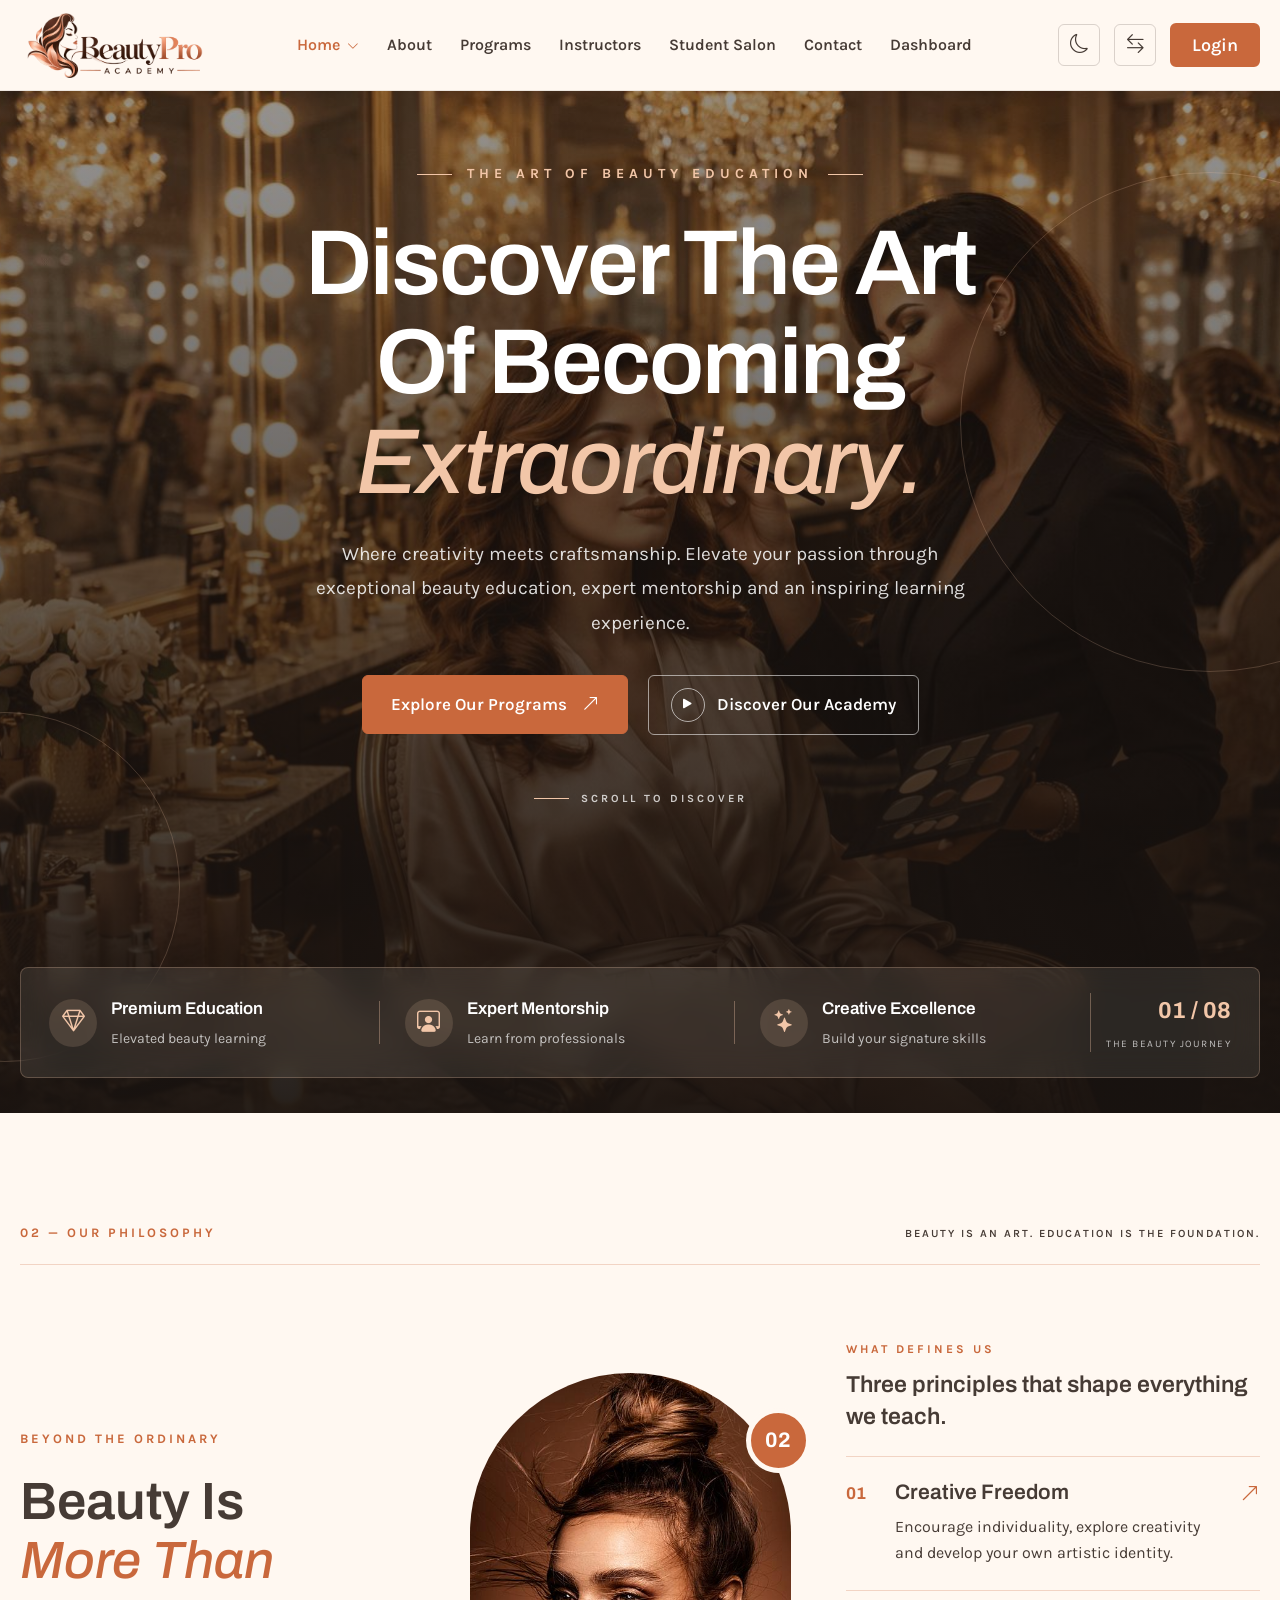
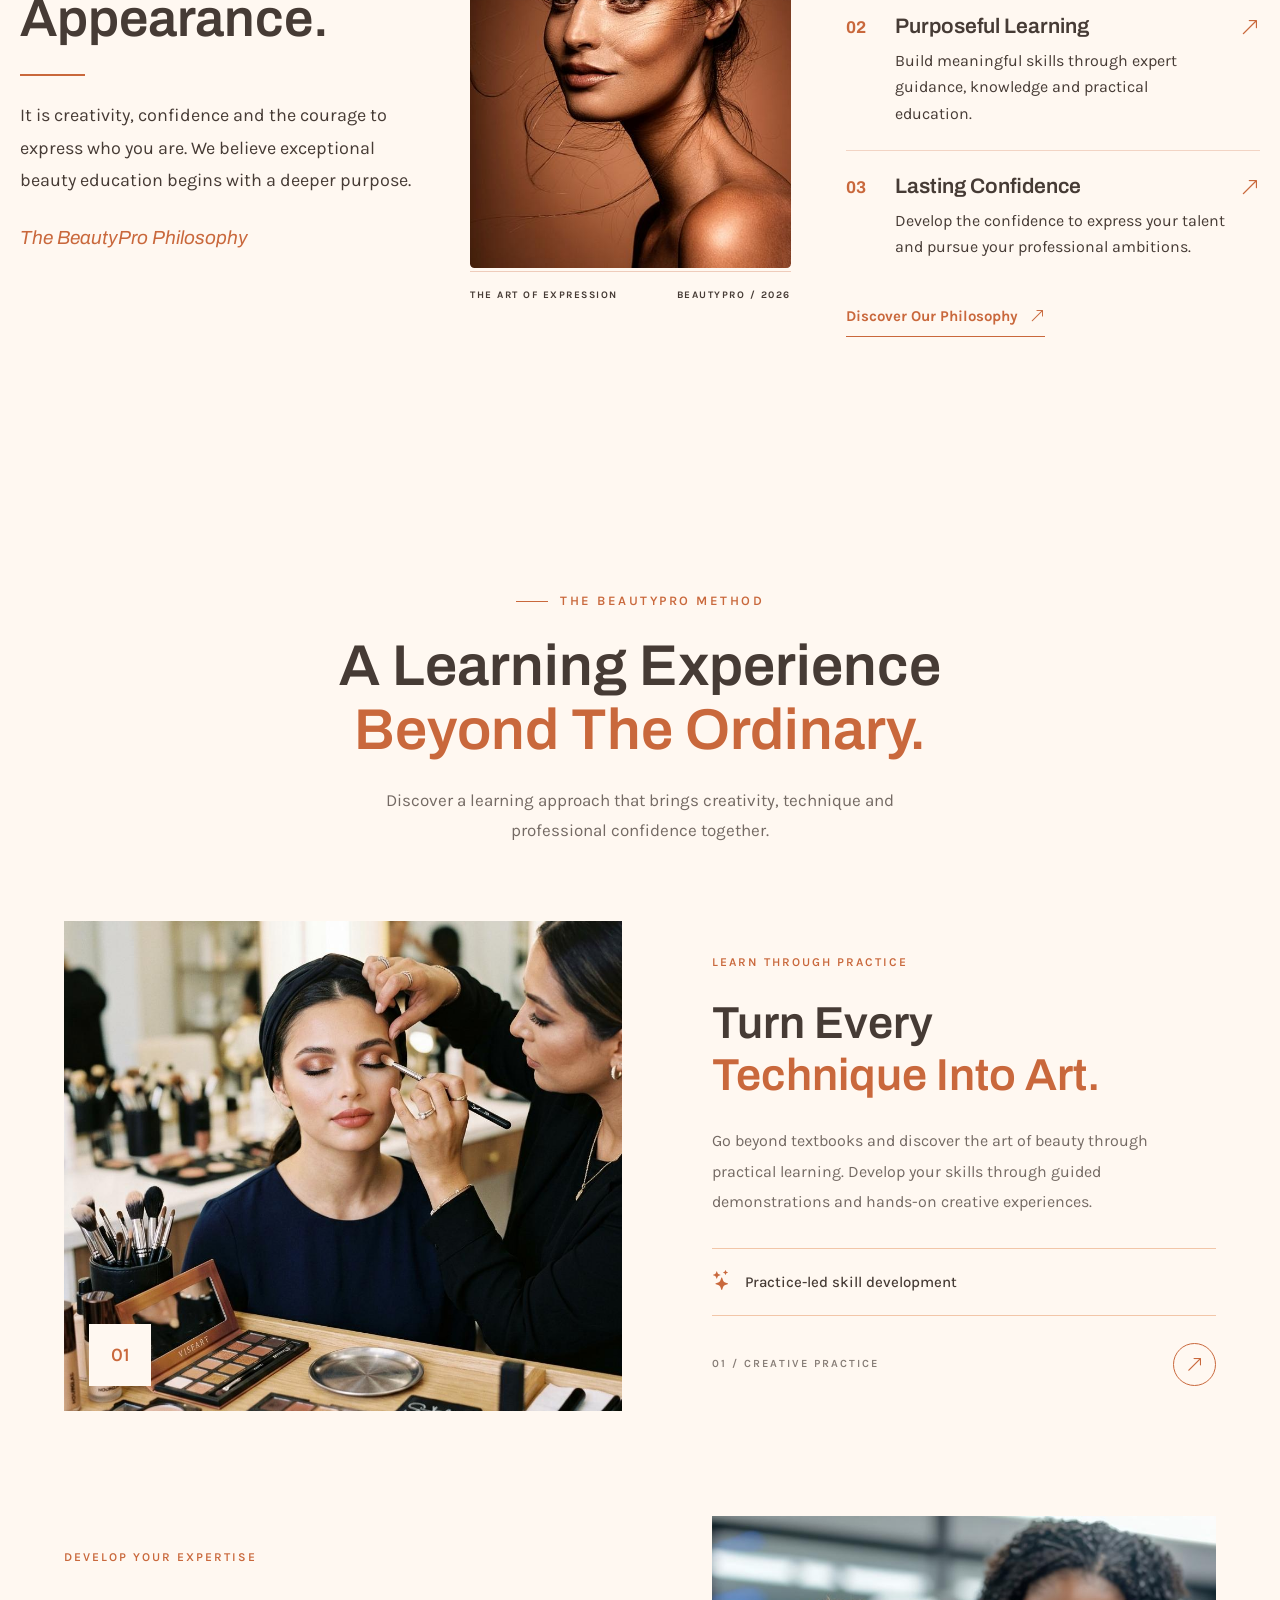
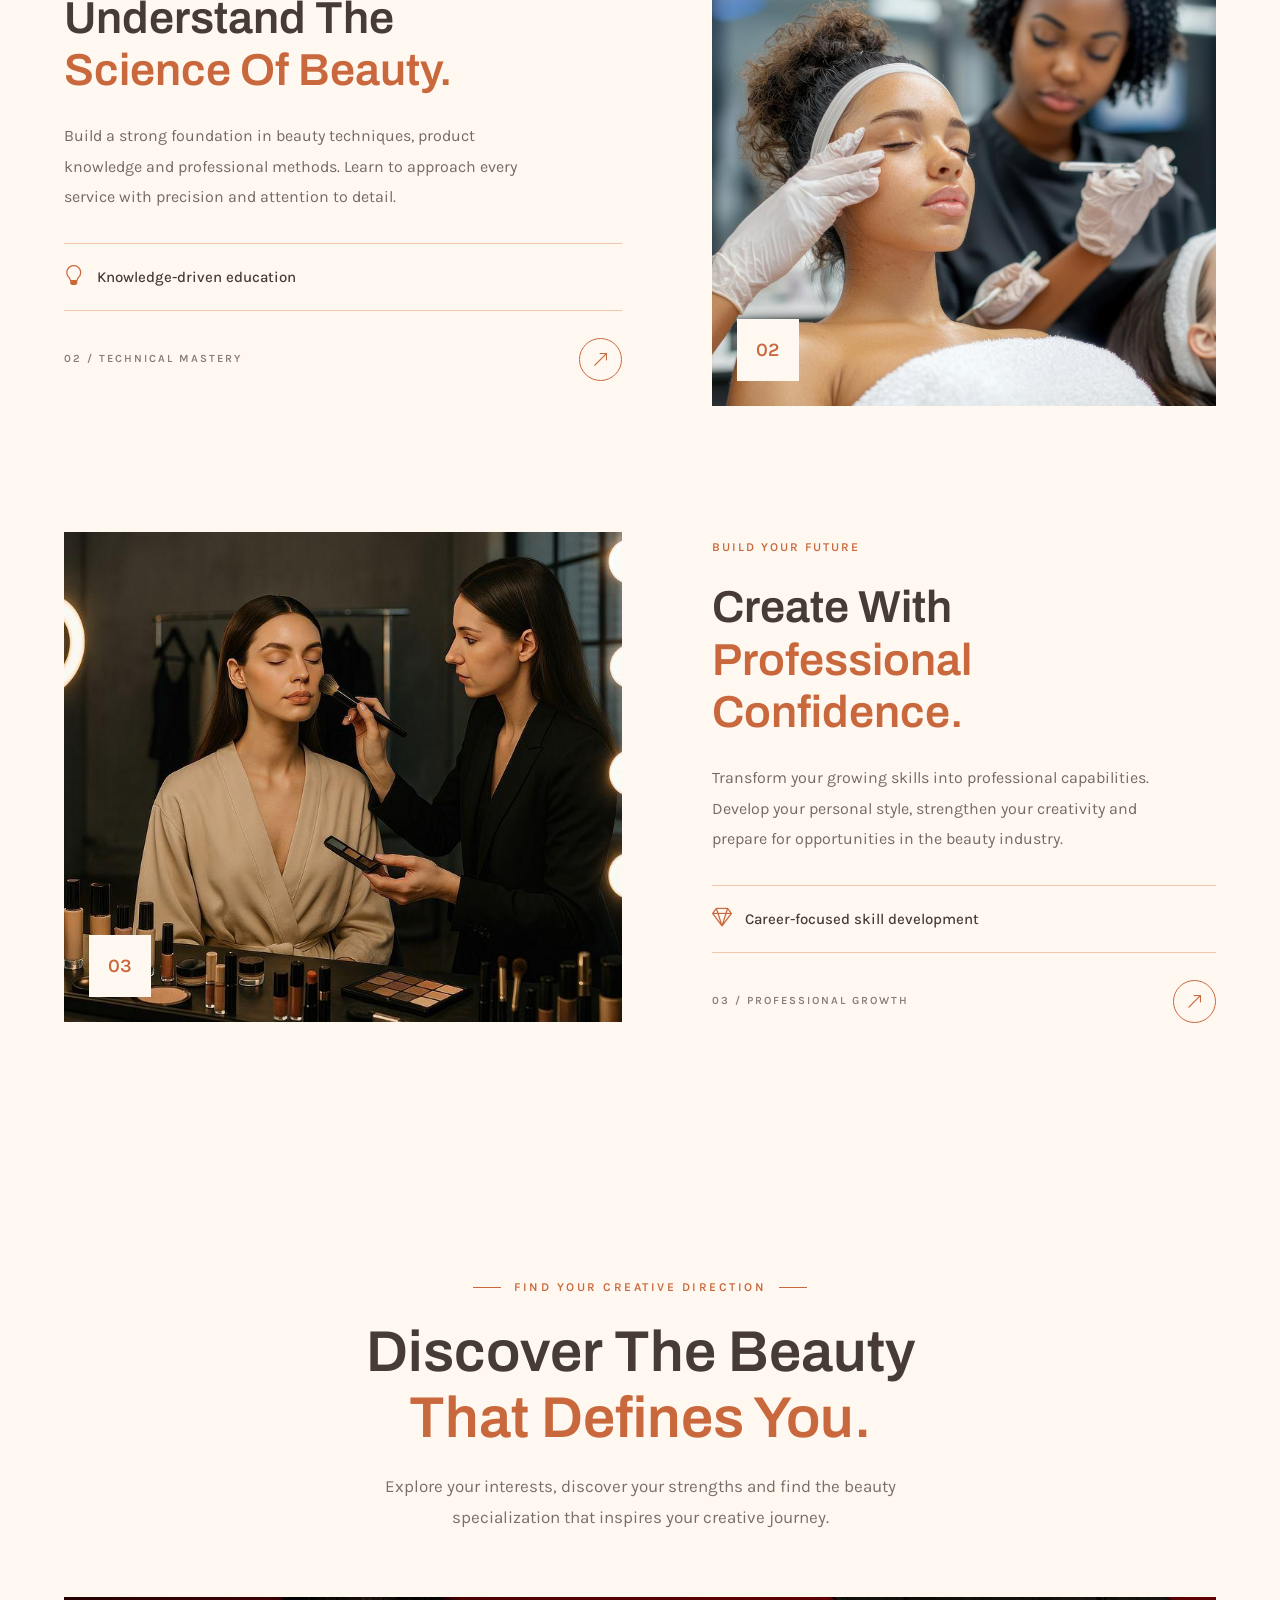
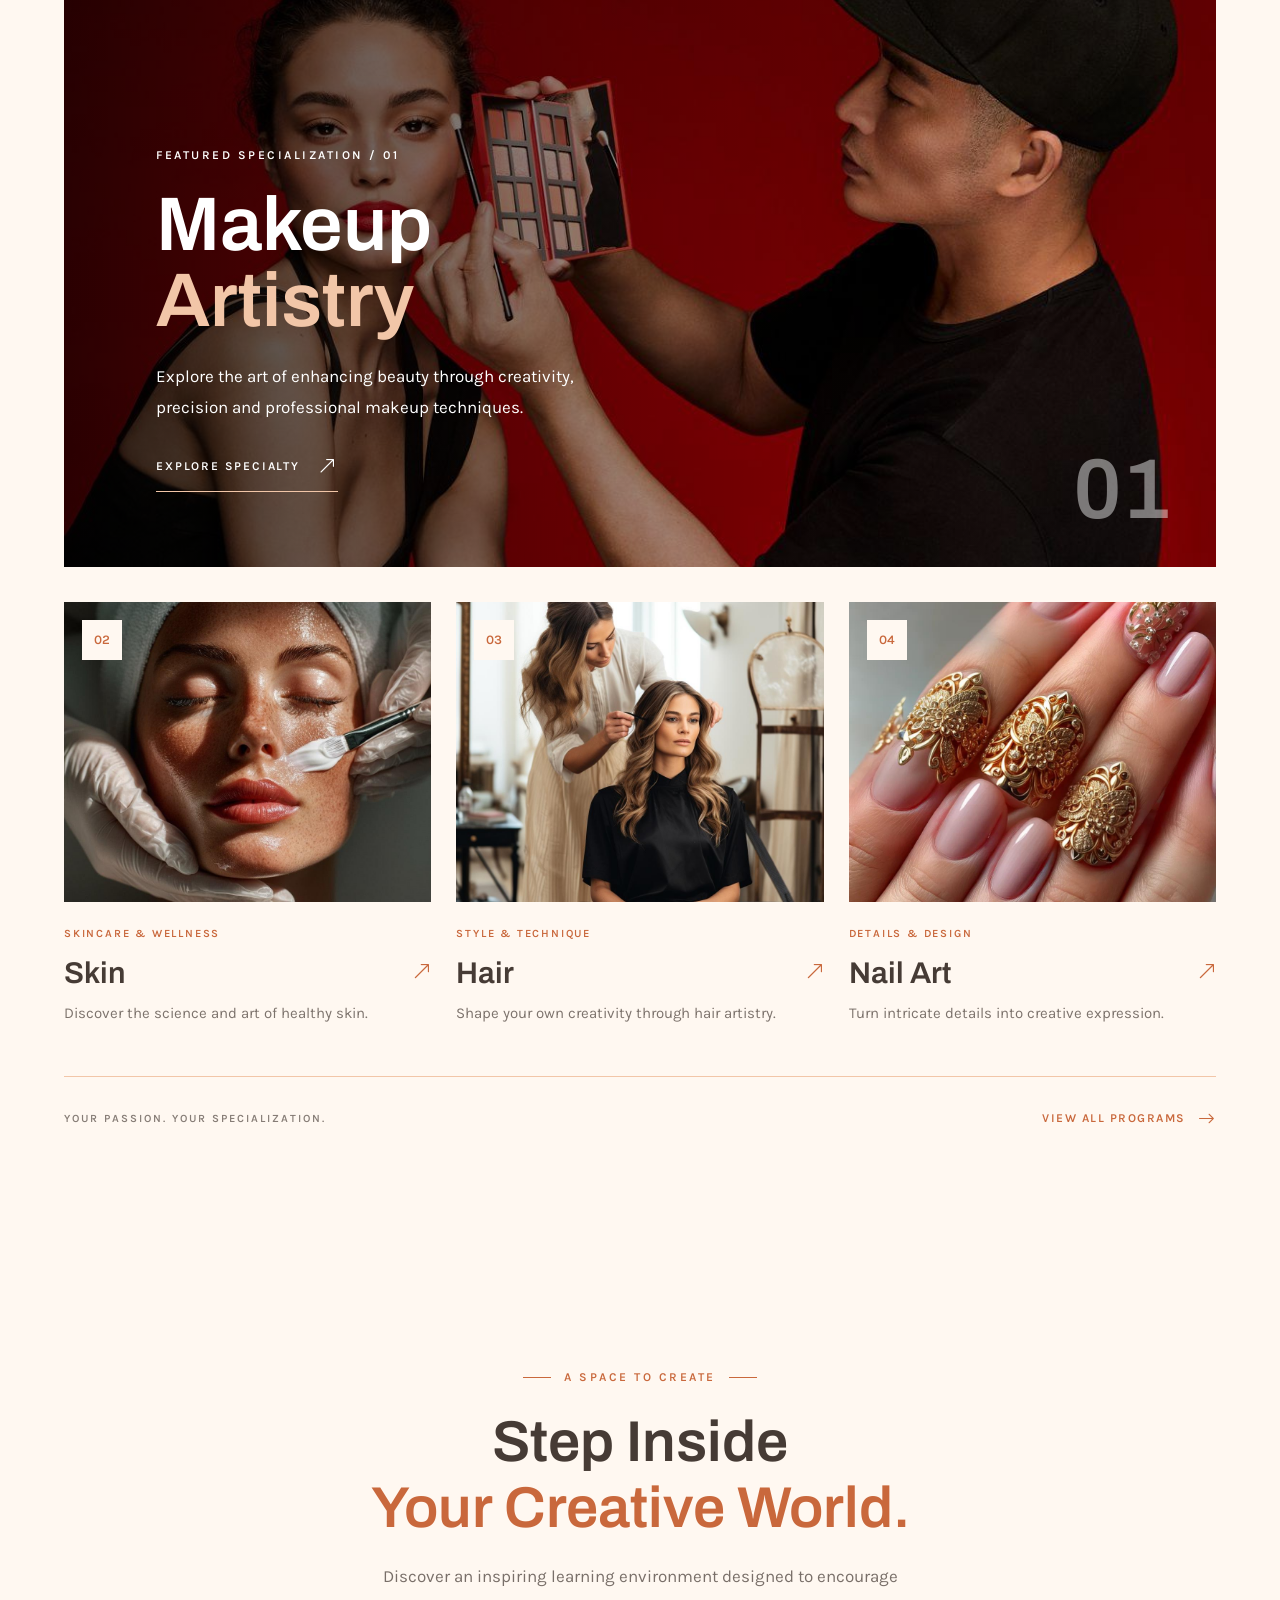
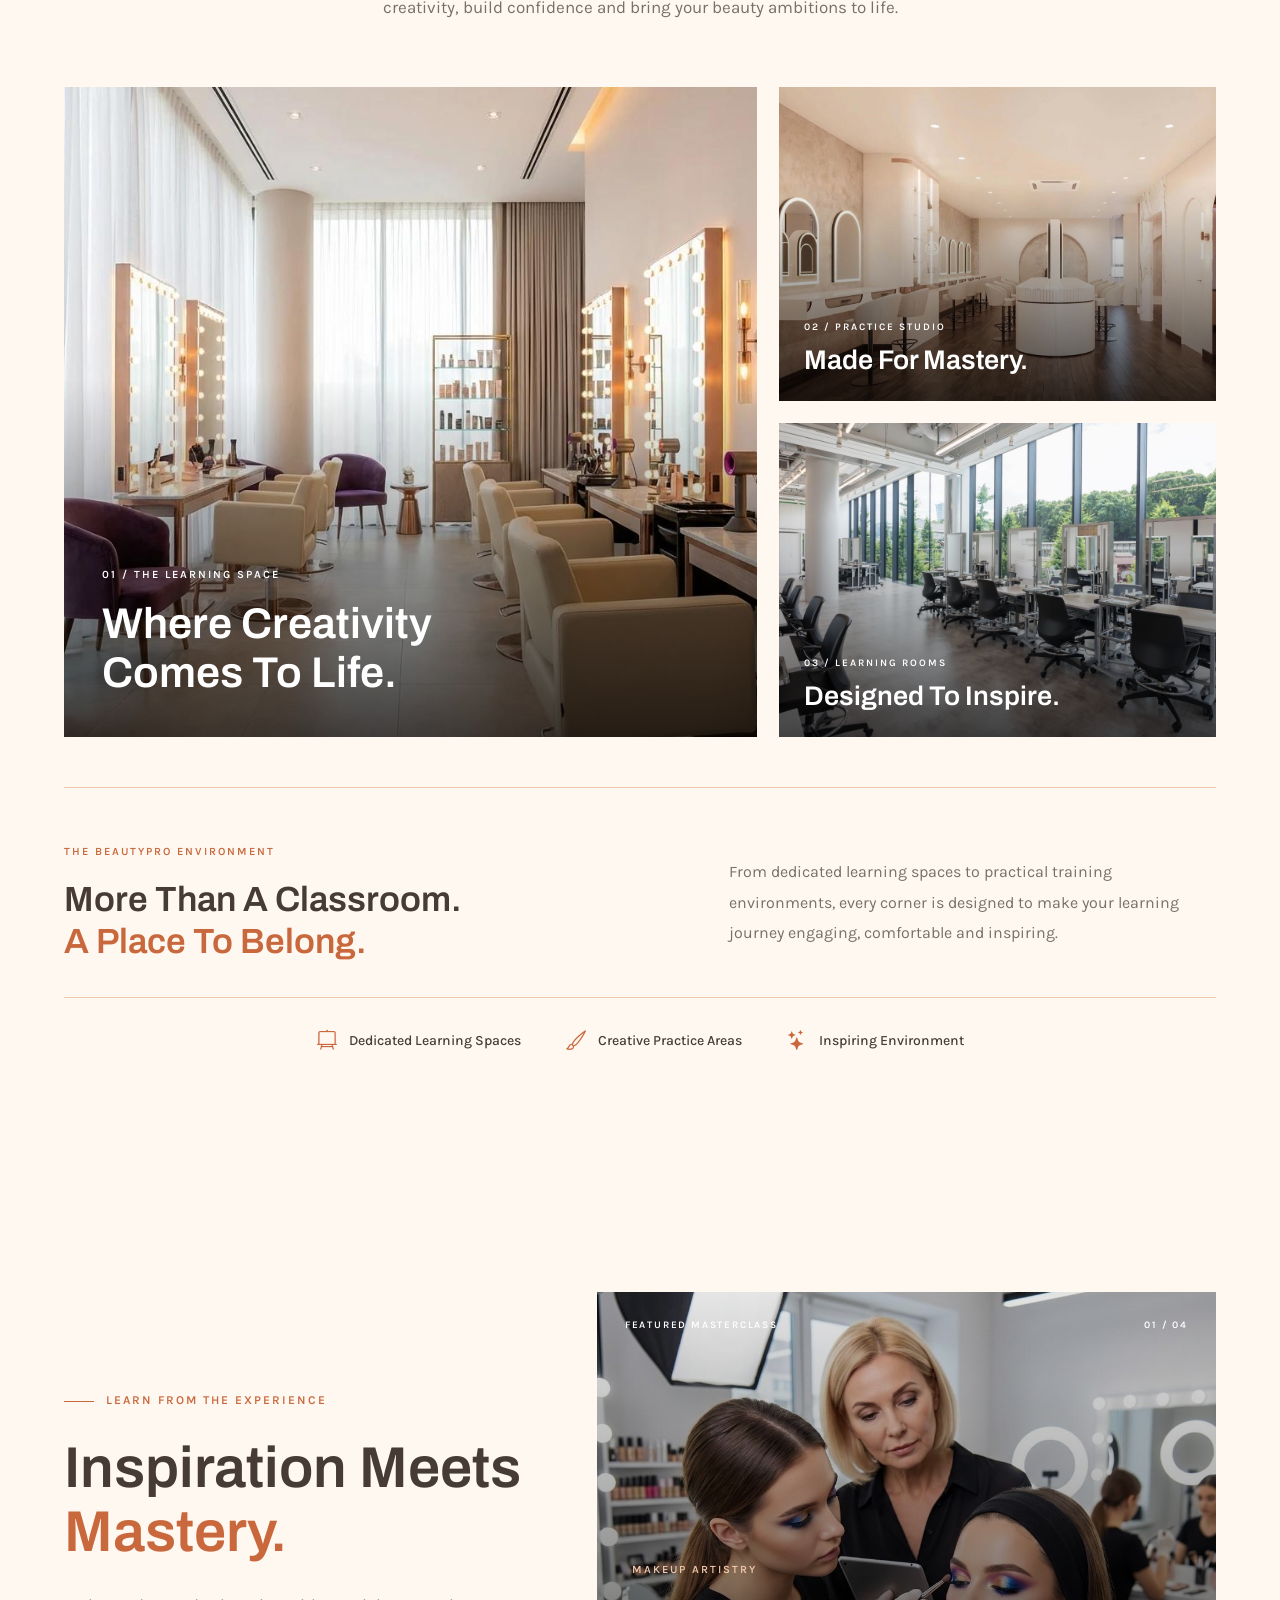
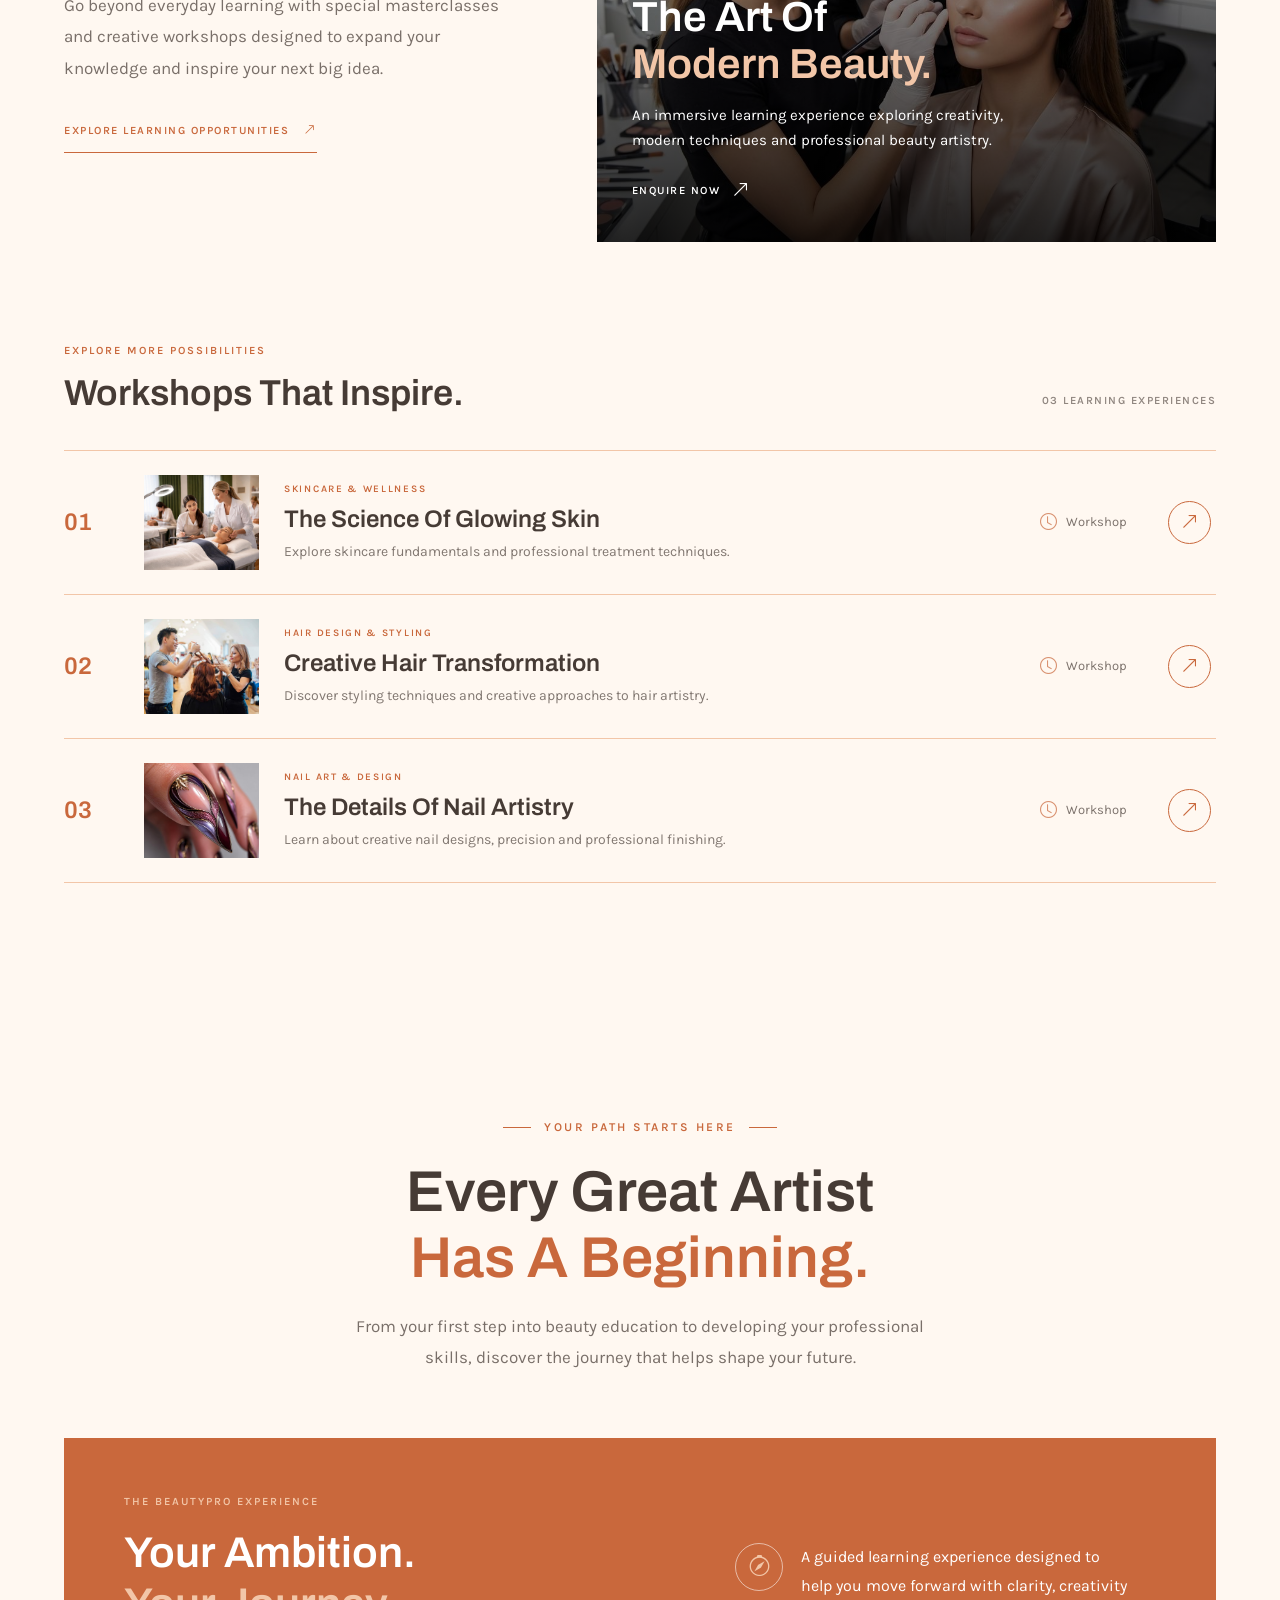
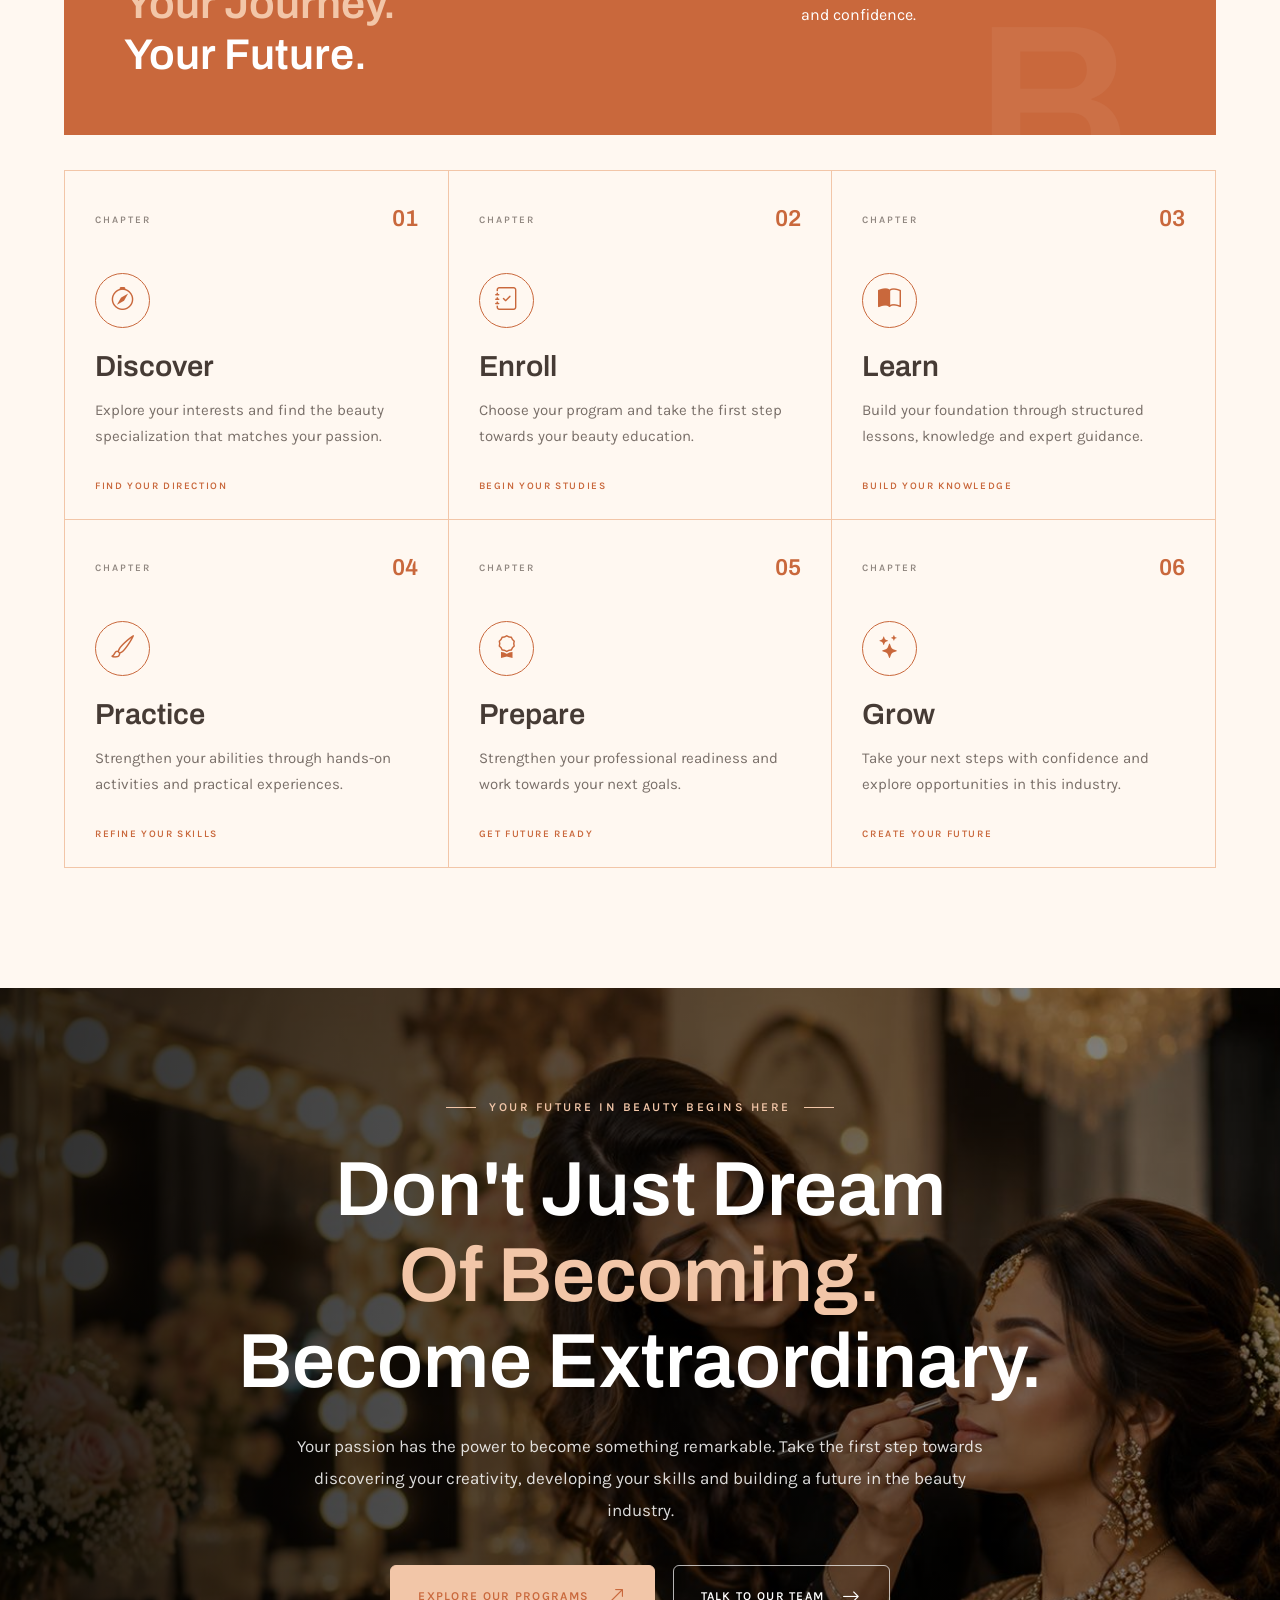
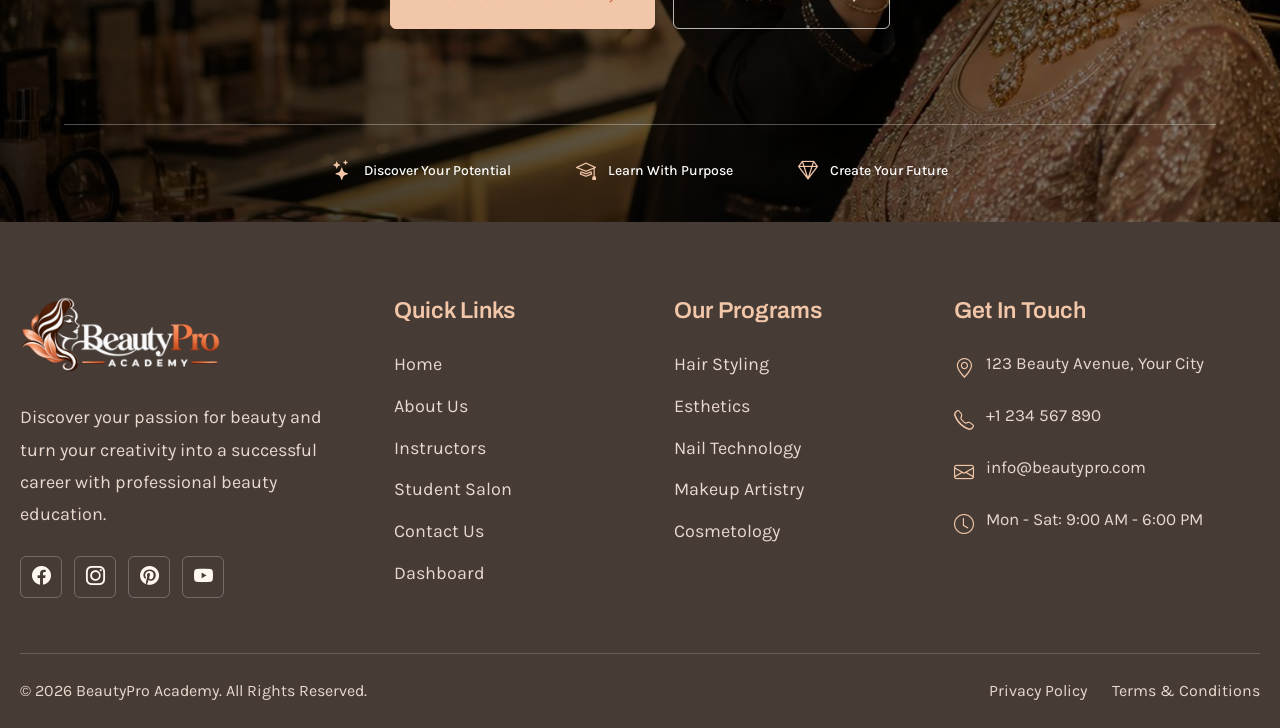
<file: home-2.html>
<!DOCTYPE html>
<html lang="en">

<head>
    <meta charset="UTF-8">
    <meta name="viewport" content="width=device-width, initial-scale=1.0">

    <title>BeautyPro Academy</title>

    <meta name="description"
        content="Build your beauty career with BeautyPro Academy. Explore professional cosmetology, hair, esthetics and nail programs.">

    <!-- Google Fonts -->
    <link rel="preconnect" href="https://fonts.googleapis.com">
    <link rel="preconnect" href="https://fonts.gstatic.com" crossorigin>

    <!-- Favicon -->
    <link rel="icon" type="image/png" href="images/favicon.png">

    <link
        href="https://fonts.googleapis.com/css2?family=Archivo:wght@400;500;600;700&family=Karla:wght@400;500;600;700&display=swap"
        rel="stylesheet">

    <!-- Bootstrap Icons -->
    <link rel="stylesheet" href="https://cdn.jsdelivr.net/npm/bootstrap-icons@1.11.3/font/bootstrap-icons.min.css">

    <!-- Main CSS -->
    <link rel="stylesheet" href="css/style.css">

</head>

<body>

    <!-- ================================
     HEADER
================================ -->

    <header class="main-header">
        <div class="container">
            <div class="header-wrapper">

                <!-- LOGO -->
                <a href="index.html" class="header-logo">
                    <img src="images/logo.png" alt="BeautyPro Academy">
                </a>

                <!-- DESKTOP NAVIGATION -->
                <nav class="desktop-nav">
                    <ul class="nav-menu">

                        <li class="nav-item home-dropdown">
                            <a href="#" class="nav-link">
                                Home <i class="bi bi-chevron-down"></i>
                            </a>

                            <ul class="dropdown-menu">
                                <li><a href="index.html">Home 1</a></li>
                                <li><a href="home-2.html">Home 2</a></li>
                            </ul>
                        </li>

                        <li class="nav-item">
                            <a href="about.html" class="nav-link">About</a>
                        </li>

                        <li class="nav-item">
                            <a href="programs.html" class="nav-link">Programs</a>
                        </li>

                        <li class="nav-item">
                            <a href="instructors.html" class="nav-link">Instructors</a>
                        </li>

                        <li class="nav-item">
                            <a href="student-salon.html" class="nav-link">Student Salon</a>
                        </li>

                        <li class="nav-item">
                            <a href="contact.html" class="nav-link">Contact</a>
                        </li>

                        <li class="nav-item">
                            <a href="dashboard.html" class="nav-link">Dashboard</a>
                        </li>

                    </ul>
                </nav>

                <!-- DESKTOP ACTIONS -->
                <div class="header-actions">

                    <!-- DARK MODE -->
                    <button class="header-icon-btn theme-toggle" id="themeToggle" aria-label="Toggle dark mode">
                        <i class="bi bi-moon"></i>
                    </button>

                    <!-- RTL -->
                    <button class="header-icon-btn rtl-toggle" id="rtlToggle" aria-label="Toggle RTL">
                        <i class="bi bi-arrow-left-right"></i>

                    </button>

                    <!-- LOGIN -->
                    <a href="login.html" class="btn-primary header-login">
                        Login
                    </a>

                </div>

                <!-- MOBILE MENU TOGGLE -->
                <button class="menu-toggle" id="menuToggle" aria-label="Open navigation menu" aria-expanded="false">
                    <i class="bi bi-list"></i>
                </button>

            </div>
        </div>

        <!-- MOBILE NAVIGATION -->
        <div class="mobile-nav" id="mobileNav">

            <ul class="mobile-menu">

                <li class="mobile-home-dropdown">

                    <button class="mobile-home-btn">
                        Home <i class="bi bi-chevron-down"></i>
                    </button>

                    <ul class="mobile-dropdown">
                        <li><a href="index.html">Home 1</a></li>
                        <li><a href="home-2.html">Home 2</a></li>
                    </ul>

                </li>

                <li><a href="about.html">About</a></li>
                <li><a href="programs.html">Programs</a></li>
                <li><a href="instructors.html">Instructors</a></li>
                <li><a href="student-salon.html">Student Salon</a></li>
                <li><a href="contact.html">Contact</a></li>
                <li><a href="dashboard.html">Dashboard</a></li>

            </ul>

            <!-- MOBILE ACTIONS -->
            <div class="mobile-actions">

                <div class="mobile-toggle-group">

                    <button class="mobile-action-btn theme-toggle">
                        <i class="bi bi-moon"></i>
                        <span>Dark Mode</span>
                    </button>

                    <button class="mobile-action-btn rtl-toggle">
                        <i class="bi bi-arrow-left-right"></i>
                        <span>RTL Mode</span>
                    </button>

                </div>

                <a href="login.html" class="btn-primary mobile-login">
                    Login
                </a>

            </div>

        </div>

    </header>

    <!-- =========================================
     HOME 2 - PREMIUM HERO SECTION
========================================= -->

    <section class="bp2-hero">

        <!-- BACKGROUND IMAGE -->

        <div class="bp2-hero-background">
            <img src="images/home-2-hero.jpg" alt="Premium beauty academy training experience">
        </div>

        <!-- DARK OVERLAY -->

        <div class="bp2-hero-overlay"></div>

        <!-- DECORATIVE ELEMENTS -->

        <div class="bp2-hero-decoration bp2-decoration-one"></div>
        <div class="bp2-hero-decoration bp2-decoration-two"></div>


        <div class="container">

            <!-- HERO CONTENT -->

            <div class="bp2-hero-content">

                <span class="bp2-hero-eyebrow">
                    <span></span>
                    THE ART OF BEAUTY EDUCATION
                    <span></span>
                </span>


                <h1>
                    Discover The Art
                    <span>Of Becoming</span>
                    <em>Extraordinary.</em>
                </h1>


                <p class="bp2-hero-description">
                    Where creativity meets craftsmanship.
                    Elevate your passion through exceptional
                    beauty education, expert mentorship and
                    an inspiring learning experience.
                </p>


                <!-- HERO BUTTONS -->

                <div class="bp2-hero-buttons">

                    <a href="programs.html" class="bp2-hero-primary-btn">

                        Explore Our Programs

                        <i class="bi bi-arrow-up-right"></i>

                    </a>


                    <a href="about.html" class="bp2-hero-outline-btn">

                        <span class="bp2-play-icon">
                            <i class="bi bi-play-fill"></i>
                        </span>

                        Discover Our Academy

                    </a>

                </div>


                <!-- HERO BOTTOM LABEL -->

                <div class="bp2-hero-scroll">

                    <span class="bp2-scroll-line"></span>

                    <span>SCROLL TO DISCOVER</span>

                </div>

            </div>


            <!-- FLOATING BOTTOM INFORMATION -->

            <div class="bp2-hero-bottom">

                <div class="bp2-hero-bottom-item">

                    <span class="bp2-hero-bottom-icon">
                        <i class="bi bi-gem"></i>
                    </span>

                    <div>
                        <strong>Premium Education</strong>
                        <p>Elevated beauty learning</p>
                    </div>

                </div>


                <div class="bp2-hero-bottom-divider"></div>


                <div class="bp2-hero-bottom-item">

                    <span class="bp2-hero-bottom-icon">
                        <i class="bi bi-person-workspace"></i>
                    </span>

                    <div>
                        <strong>Expert Mentorship</strong>
                        <p>Learn from professionals</p>
                    </div>

                </div>


                <div class="bp2-hero-bottom-divider"></div>


                <div class="bp2-hero-bottom-item">

                    <span class="bp2-hero-bottom-icon">
                        <i class="bi bi-stars"></i>
                    </span>

                    <div>
                        <strong>Creative Excellence</strong>
                        <p>Build your signature skills</p>
                    </div>

                </div>


                <div class="bp2-hero-bottom-tag">
                    <span>01 / 08</span>
                    <span>THE BEAUTY JOURNEY</span>
                </div>

            </div>

        </div>

    </section>

    <!-- =========================================
     HOME 2 - SECTION 02
     THE BEAUTY PHILOSOPHY
========================================= -->

    <section class="bp2-philosophy">

        <div class="container">

            <!-- TOP EDITORIAL HEADER -->

            <div class="bp2-philosophy-top">

                <span class="bp2-philosophy-label">
                    02 — OUR PHILOSOPHY
                </span>

                <span class="bp2-philosophy-top-note">
                    BEAUTY IS AN ART. EDUCATION IS THE FOUNDATION.
                </span>

            </div>


            <!-- MAIN EDITORIAL LAYOUT -->

            <div class="bp2-philosophy-layout">

                <!-- LEFT TYPOGRAPHY -->

                <div class="bp2-philosophy-heading">

                    <span class="bp2-philosophy-small">
                        BEYOND THE ORDINARY
                    </span>

                    <h2>
                        Beauty Is
                        <em>More Than</em>
                        Appearance.
                    </h2>

                    <div class="bp2-philosophy-heading-line"></div>

                    <p>
                        It is creativity, confidence and the
                        courage to express who you are.
                        We believe exceptional beauty education
                        begins with a deeper purpose.
                    </p>

                    <span class="bp2-philosophy-signature">
                        The BeautyPro Philosophy
                    </span>

                </div>


                <!-- CENTER IMAGE -->

                <div class="bp2-philosophy-visual">

                    <div class="bp2-philosophy-image">

                        <img src="images/home2-philosophy.jpg" alt="Luxury beauty education and artistry">

                    </div>

                    <div class="bp2-philosophy-image-caption">

                        <span>THE ART OF EXPRESSION</span>

                        <span>BEAUTYPRO / 2026</span>

                    </div>

                    <div class="bp2-philosophy-image-number">
                        02
                    </div>

                </div>


                <!-- RIGHT PHILOSOPHY POINTS -->

                <div class="bp2-philosophy-values">

                    <div class="bp2-value-intro">

                        <span>WHAT DEFINES US</span>

                        <p>
                            Three principles that shape
                            everything we teach.
                        </p>

                    </div>


                    <!-- VALUE 01 -->

                    <article class="bp2-value-item">

                        <div class="bp2-value-number">
                            01
                        </div>

                        <div class="bp2-value-content">

                            <h3>Creative Freedom</h3>

                            <p>
                                Encourage individuality,
                                explore creativity and
                                develop your own artistic identity.
                            </p>

                        </div>

                        <i class="bi bi-arrow-up-right"></i>

                    </article>


                    <!-- VALUE 02 -->

                    <article class="bp2-value-item">

                        <div class="bp2-value-number">
                            02
                        </div>

                        <div class="bp2-value-content">

                            <h3>Purposeful Learning</h3>

                            <p>
                                Build meaningful skills through
                                expert guidance, knowledge
                                and practical education.
                            </p>

                        </div>

                        <i class="bi bi-arrow-up-right"></i>

                    </article>


                    <!-- VALUE 03 -->

                    <article class="bp2-value-item">

                        <div class="bp2-value-number">
                            03
                        </div>

                        <div class="bp2-value-content">

                            <h3>Lasting Confidence</h3>

                            <p>
                                Develop the confidence to
                                express your talent and
                                pursue your professional ambitions.
                            </p>

                        </div>

                        <i class="bi bi-arrow-up-right"></i>

                    </article>


                    <a href="about.html" class="bp2-philosophy-link">

                        Discover Our Philosophy

                        <i class="bi bi-arrow-up-right"></i>

                    </a>

                </div>

            </div>

        </div>

    </section>

    <!-- ================= SIGNATURE LEARNING EXPERIENCE ================= -->
    <section class="bp2-learning-section">

        <div class="bp2-learning-container">

            <!-- Section Heading -->
            <div class="bp2-learning-heading">
                <span class="bp2-learning-eyebrow">
                    <span></span>
                    THE BEAUTYPRO METHOD
                </span>

                <h2>
                    A Learning Experience
                    <span>Beyond The Ordinary.</span>
                </h2>

                <p>
                    Discover a learning approach that brings creativity,
                    technique and professional confidence together.
                </p>
            </div>


            <!-- Learning Feature 01 -->
            <div class="bp2-learning-feature bp2-learning-feature-one">

                <div class="bp2-learning-image">
                    <img src="images/home2-learning-1.jpg"
                        alt="Beauty student practising professional makeup techniques">

                    <span class="bp2-learning-image-number">01</span>
                </div>

                <div class="bp2-learning-content">

                    <span class="bp2-learning-tag">
                        LEARN THROUGH PRACTICE
                    </span>

                    <h3>
                        Turn Every
                        <span>Technique Into Art.</span>
                    </h3>

                    <p>
                        Go beyond textbooks and discover the art of beauty
                        through practical learning. Develop your skills
                        through guided demonstrations and hands-on
                        creative experiences.
                    </p>

                    <div class="bp2-learning-detail">
                        <i class="bi bi-stars"></i>
                        <span>Practice-led skill development</span>
                    </div>

                    <div class="bp2-learning-bottom">
                        <span>01 / CREATIVE PRACTICE</span>
                        <i class="bi bi-arrow-up-right"></i>
                    </div>

                </div>
            </div>


            <!-- Learning Feature 02 -->
            <div class="bp2-learning-feature bp2-learning-feature-two">

                <div class="bp2-learning-image">
                    <img src="images/home2-learning-2.jpg"
                        alt="Beauty education and professional technique demonstration">

                    <span class="bp2-learning-image-number">02</span>
                </div>

                <div class="bp2-learning-content">

                    <span class="bp2-learning-tag">
                        DEVELOP YOUR EXPERTISE
                    </span>

                    <h3>
                        Understand The
                        <span>Science Of Beauty.</span>
                    </h3>

                    <p>
                        Build a strong foundation in beauty techniques,
                        product knowledge and professional methods.
                        Learn to approach every service with precision
                        and attention to detail.
                    </p>

                    <div class="bp2-learning-detail">
                        <i class="bi bi-lightbulb"></i>
                        <span>Knowledge-driven education</span>
                    </div>

                    <div class="bp2-learning-bottom">
                        <span>02 / TECHNICAL MASTERY</span>
                        <i class="bi bi-arrow-up-right"></i>
                    </div>

                </div>
            </div>


            <!-- Learning Feature 03 -->
            <div class="bp2-learning-feature bp2-learning-feature-three">

                <div class="bp2-learning-image">
                    <img src="images/home2-learning-3.jpg" alt="Beauty professional creating a polished beauty look">

                    <span class="bp2-learning-image-number">03</span>
                </div>

                <div class="bp2-learning-content">

                    <span class="bp2-learning-tag">
                        BUILD YOUR FUTURE
                    </span>

                    <h3>
                        Create With
                        <span>Professional Confidence.</span>
                    </h3>

                    <p>
                        Transform your growing skills into professional
                        capabilities. Develop your personal style,
                        strengthen your creativity and prepare for
                        opportunities in the beauty industry.
                    </p>

                    <div class="bp2-learning-detail">
                        <i class="bi bi-gem"></i>
                        <span>Career-focused skill development</span>
                    </div>

                    <div class="bp2-learning-bottom">
                        <span>03 / PROFESSIONAL GROWTH</span>
                        <i class="bi bi-arrow-up-right"></i>
                    </div>

                </div>
            </div>

        </div>
    </section>

    <!-- ================= DISCOVER YOUR SPECIALTY ================= -->
    <section class="bp2-specialty-section">

        <div class="bp2-specialty-container">

            <!-- Section Heading -->
            <div class="bp2-specialty-heading">

                <span class="bp2-specialty-eyebrow">
                    <span></span>
                    FIND YOUR CREATIVE DIRECTION
                    <span></span>
                </span>

                <h2>
                    Discover The Beauty
                    <span>That Defines You.</span>
                </h2>

                <p>
                    Explore your interests, discover your strengths and
                    find the beauty specialization that inspires your
                    creative journey.
                </p>

            </div>


            <!-- Featured Specialty -->
            <div class="bp2-specialty-featured">

                <img src="images/home2-specialty-featured.jpg" alt="Professional makeup artistry">

                <div class="bp2-specialty-featured-overlay"></div>

                <div class="bp2-specialty-featured-content">

                    <span class="bp2-specialty-featured-label">
                        FEATURED SPECIALIZATION / 01
                    </span>

                    <h3>Makeup <span>Artistry</span></h3>

                    <p>
                        Explore the art of enhancing beauty through
                        creativity, precision and professional makeup
                        techniques.
                    </p>

                    <a href="programs.html" class="bp2-specialty-explore">
                        EXPLORE SPECIALTY
                        <i class="bi bi-arrow-up-right"></i>
                    </a>

                </div>

                <span class="bp2-specialty-featured-index">01</span>

            </div>


            <!-- Other Specialties -->
            <div class="bp2-specialty-list">

                <!-- Skincare -->
                <a href="programs.html" class="bp2-specialty-item">

                    <div class="bp2-specialty-item-image">
                        <img src="images/home2-specialty-skincare.jpg" alt="Professional skincare treatment">
                        <span class="bp2-specialty-item-number">02</span>
                    </div>

                    <div class="bp2-specialty-item-info">
                        <span>SKINCARE & WELLNESS</span>
                        <h3>Skin <i class="bi bi-arrow-up-right"></i></h3>
                        <p>Discover the science and art of healthy skin.</p>
                    </div>

                </a>


                <!-- Hair Styling -->
                <a href="programs.html" class="bp2-specialty-item">

                    <div class="bp2-specialty-item-image">
                        <img src="images/home2-specialty-hair.jpg" alt="Professional hair styling">
                        <span class="bp2-specialty-item-number">03</span>
                    </div>

                    <div class="bp2-specialty-item-info">
                        <span>STYLE & TECHNIQUE</span>
                        <h3>Hair <i class="bi bi-arrow-up-right"></i></h3>
                        <p>Shape your own creativity through hair artistry.</p>
                    </div>

                </a>


                <!-- Nail Art -->
                <a href="programs.html" class="bp2-specialty-item">

                    <div class="bp2-specialty-item-image">
                        <img src="images/home2-specialty-nails.jpg" alt="Creative professional nail art">
                        <span class="bp2-specialty-item-number">04</span>
                    </div>

                    <div class="bp2-specialty-item-info">
                        <span>DETAILS & DESIGN</span>
                        <h3>Nail Art <i class="bi bi-arrow-up-right"></i></h3>
                        <p>Turn intricate details into creative expression.</p>
                    </div>

                </a>

            </div>


            <!-- Bottom Note -->
            <div class="bp2-specialty-footer">

                <span>YOUR PASSION. YOUR SPECIALIZATION.</span>

                <a href="programs.html">
                    VIEW ALL PROGRAMS
                    <i class="bi bi-arrow-right"></i>
                </a>

            </div>

        </div>
    </section>

    <!-- ================= INSIDE THE ACADEMY ================= -->
    <section class="bp2-academy-section">

        <div class="bp2-academy-container">

            <!-- Heading -->
            <div class="bp2-academy-heading">

                <span class="bp2-academy-eyebrow">
                    <span></span>
                    A SPACE TO CREATE
                    <span></span>
                </span>

                <h2>
                    Step Inside
                    <span>Your Creative World.</span>
                </h2>

                <p>
                    Discover an inspiring learning environment designed
                    to encourage creativity, build confidence and bring
                    your beauty ambitions to life.
                </p>

            </div>


            <!-- Editorial Gallery -->
            <div class="bp2-academy-gallery">

                <!-- Main Image -->
                <div class="bp2-academy-main-image">

                    <img src="images/home2-academy-main.jpg" alt="Modern beauty academy training interior">

                    <div class="bp2-academy-image-caption">
                        <span>01 / THE LEARNING SPACE</span>
                        <h3>Where Creativity<br>Comes To Life.</h3>
                    </div>

                </div>


                <!-- Right Gallery -->
                <div class="bp2-academy-side-gallery">

                    <div class="bp2-academy-side-image">

                        <img src="images/home2-academy-studio.jpg" alt="Professional beauty practice studio">

                        <div class="bp2-academy-side-caption">
                            <span>02 / PRACTICE STUDIO</span>
                            <h3>Made For Mastery.</h3>
                        </div>

                    </div>


                    <div class="bp2-academy-side-image">

                        <img src="images/home2-academy-classroom.jpg"
                            alt="Beauty academy classroom learning environment">

                        <div class="bp2-academy-side-caption">
                            <span>03 / LEARNING ROOMS</span>
                            <h3>Designed To Inspire.</h3>
                        </div>

                    </div>

                </div>

            </div>


            <!-- Bottom Information -->
            <div class="bp2-academy-bottom">

                <div class="bp2-academy-bottom-intro">
                    <span>THE BEAUTYPRO ENVIRONMENT</span>

                    <h3>
                        More Than A Classroom.
                        <span>A Place To Belong.</span>
                    </h3>
                </div>


                <div class="bp2-academy-bottom-description">
                    <p>
                        From dedicated learning spaces to practical
                        training environments, every corner is designed
                        to make your learning journey engaging,
                        comfortable and inspiring.
                    </p>
                </div>


                <div class="bp2-academy-highlights">

                    <div class="bp2-academy-highlight">
                        <i class="bi bi-easel2"></i>
                        <span>Dedicated Learning Spaces</span>
                    </div>

                    <div class="bp2-academy-highlight">
                        <i class="bi bi-brush"></i>
                        <span>Creative Practice Areas</span>
                    </div>

                    <div class="bp2-academy-highlight">
                        <i class="bi bi-stars"></i>
                        <span>Inspiring Environment</span>
                    </div>

                </div>

            </div>

        </div>
    </section>

    <!-- ================= MASTERCLASS & WORKSHOPS ================= -->
    <section class="bp2-masterclass-section">

        <div class="bp2-masterclass-container">

            <!-- Section Header -->
            <div class="bp2-masterclass-header">

                <div class="bp2-masterclass-intro">

                    <span class="bp2-masterclass-eyebrow">
                        <span></span>
                        LEARN FROM THE EXPERIENCE
                    </span>

                    <h2>
                        Inspiration Meets
                        <span>Mastery.</span>
                    </h2>

                    <p>
                        Go beyond everyday learning with special masterclasses
                        and creative workshops designed to expand your
                        knowledge and inspire your next big idea.
                    </p>

                    <a href="programs.html" class="bp2-masterclass-link">
                        EXPLORE LEARNING OPPORTUNITIES
                        <i class="bi bi-arrow-up-right"></i>
                    </a>

                </div>


                <!-- Featured Event -->
                <div class="bp2-masterclass-featured">

                    <img src="images/home2-masterclass-featured.jpg" alt="Professional beauty masterclass session">

                    <div class="bp2-masterclass-featured-overlay"></div>

                    <div class="bp2-masterclass-featured-top">
                        <span>FEATURED MASTERCLASS</span>
                        <span>01 / 04</span>
                    </div>

                    <div class="bp2-masterclass-featured-content">

                        <span class="bp2-masterclass-featured-category">
                            MAKEUP ARTISTRY
                        </span>

                        <h3>
                            The Art Of
                            <span>Modern Beauty.</span>
                        </h3>

                        <p>
                            An immersive learning experience exploring
                            creativity, modern techniques and professional
                            beauty artistry.
                        </p>

                        <a href="contact.html">
                            ENQUIRE NOW
                            <i class="bi bi-arrow-up-right"></i>
                        </a>

                    </div>

                </div>

            </div>


            <!-- Workshop List Heading -->
            <div class="bp2-workshop-heading">

                <div>
                    <span>EXPLORE MORE POSSIBILITIES</span>
                    <h3>Workshops That Inspire.</h3>
                </div>

                <span class="bp2-workshop-count">
                    03 LEARNING EXPERIENCES
                </span>

            </div>


            <!-- Workshop List -->
            <div class="bp2-workshop-list">


                <!-- Workshop 01 -->
                <div class="bp2-workshop-row">

                    <div class="bp2-workshop-number">
                        01
                    </div>

                    <div class="bp2-workshop-image">
                        <img src="images/home2-workshop-skincare.jpg" alt="Professional skincare workshop">
                    </div>

                    <div class="bp2-workshop-info">

                        <span>SKINCARE & WELLNESS</span>

                        <h4>The Science Of Glowing Skin</h4>

                        <p>
                            Explore skincare fundamentals and professional
                            treatment techniques.
                        </p>

                    </div>

                    <div class="bp2-workshop-duration">
                        <i class="bi bi-clock"></i>
                        <span>Workshop</span>
                    </div>

                    <a href="contact.html" class="bp2-workshop-arrow" aria-label="Enquire about skincare workshop">
                        <i class="bi bi-arrow-up-right"></i>
                    </a>

                </div>


                <!-- Workshop 02 -->
                <div class="bp2-workshop-row">

                    <div class="bp2-workshop-number">
                        02
                    </div>

                    <div class="bp2-workshop-image">
                        <img src="images/home2-workshop-hair.jpg" alt="Professional hair styling workshop">
                    </div>

                    <div class="bp2-workshop-info">

                        <span>HAIR DESIGN & STYLING</span>

                        <h4>Creative Hair Transformation</h4>

                        <p>
                            Discover styling techniques and creative
                            approaches to hair artistry.
                        </p>

                    </div>

                    <div class="bp2-workshop-duration">
                        <i class="bi bi-clock"></i>
                        <span>Workshop</span>
                    </div>

                    <a href="contact.html" class="bp2-workshop-arrow" aria-label="Enquire about hair workshop">
                        <i class="bi bi-arrow-up-right"></i>
                    </a>

                </div>


                <!-- Workshop 03 -->
                <div class="bp2-workshop-row">

                    <div class="bp2-workshop-number">
                        03
                    </div>

                    <div class="bp2-workshop-image">
                        <img src="images/home2-workshop-nails.jpg" alt="Creative nail art workshop">
                    </div>

                    <div class="bp2-workshop-info">

                        <span>NAIL ART & DESIGN</span>

                        <h4>The Details Of Nail Artistry</h4>

                        <p>
                            Learn about creative nail designs, precision
                            and professional finishing.
                        </p>

                    </div>

                    <div class="bp2-workshop-duration">
                        <i class="bi bi-clock"></i>
                        <span>Workshop</span>
                    </div>

                    <a href="contact.html" class="bp2-workshop-arrow" aria-label="Enquire about nail art workshop">
                        <i class="bi bi-arrow-up-right"></i>
                    </a>

                </div>

            </div>

        </div>
    </section>

    <!-- ================= YOUR STUDENT JOURNEY ================= -->
    <section class="bp2-journey-section">

        <div class="bp2-journey-container">

            <!-- Section Heading -->
            <div class="bp2-journey-heading">

                <span class="bp2-journey-eyebrow">
                    <span></span>
                    YOUR PATH STARTS HERE
                    <span></span>
                </span>

                <h2>
                    Every Great Artist
                    <span>Has A Beginning.</span>
                </h2>

                <p>
                    From your first step into beauty education to
                    developing your professional skills, discover
                    the journey that helps shape your future.
                </p>

            </div>


            <!-- Journey Introduction -->
            <div class="bp2-journey-intro">

                <div class="bp2-journey-intro-text">
                    <span>THE BEAUTYPRO EXPERIENCE</span>

                    <h3>
                        Your Ambition.
                        <span>Your Journey.</span>
                        Your Future.
                    </h3>
                </div>

                <div class="bp2-journey-intro-note">
                    <span class="bp2-journey-note-icon">
                        <i class="bi bi-compass"></i>
                    </span>

                    <p>
                        A guided learning experience designed to help
                        you move forward with clarity, creativity
                        and confidence.
                    </p>
                </div>

                <span class="bp2-journey-intro-number">B.</span>

            </div>


            <!-- Journey Chapters -->
            <div class="bp2-journey-chapters">

                <!-- Chapter 01 -->
                <div class="bp2-journey-chapter">

                    <div class="bp2-journey-chapter-top">
                        <span>CHAPTER</span>
                        <span>01</span>
                    </div>

                    <div class="bp2-journey-icon">
                        <i class="bi bi-compass"></i>
                    </div>

                    <h3>Discover</h3>

                    <p>
                        Explore your interests and find the beauty
                        specialization that matches your passion.
                    </p>

                    <span class="bp2-journey-chapter-footer">
                        FIND YOUR DIRECTION
                    </span>

                </div>


                <!-- Chapter 02 -->
                <div class="bp2-journey-chapter">

                    <div class="bp2-journey-chapter-top">
                        <span>CHAPTER</span>
                        <span>02</span>
                    </div>

                    <div class="bp2-journey-icon">
                        <i class="bi bi-journal-check"></i>
                    </div>

                    <h3>Enroll</h3>

                    <p>
                        Choose your program and take the first step
                        towards your beauty education.
                    </p>

                    <span class="bp2-journey-chapter-footer">
                        BEGIN YOUR STUDIES
                    </span>

                </div>


                <!-- Chapter 03 -->
                <div class="bp2-journey-chapter">

                    <div class="bp2-journey-chapter-top">
                        <span>CHAPTER</span>
                        <span>03</span>
                    </div>

                    <div class="bp2-journey-icon">
                        <i class="bi bi-book-half"></i>
                    </div>

                    <h3>Learn</h3>

                    <p>
                        Build your foundation through structured
                        lessons, knowledge and expert guidance.
                    </p>

                    <span class="bp2-journey-chapter-footer">
                        BUILD YOUR KNOWLEDGE
                    </span>

                </div>


                <!-- Chapter 04 -->
                <div class="bp2-journey-chapter">

                    <div class="bp2-journey-chapter-top">
                        <span>CHAPTER</span>
                        <span>04</span>
                    </div>

                    <div class="bp2-journey-icon">
                        <i class="bi bi-brush"></i>
                    </div>

                    <h3>Practice</h3>

                    <p>
                        Strengthen your abilities through hands-on
                        activities and practical experiences.
                    </p>

                    <span class="bp2-journey-chapter-footer">
                        REFINE YOUR SKILLS
                    </span>

                </div>


                <!-- Chapter 05 -->
                <div class="bp2-journey-chapter">

                    <div class="bp2-journey-chapter-top">
                        <span>CHAPTER</span>
                        <span>05</span>
                    </div>

                    <div class="bp2-journey-icon">
                        <i class="bi bi-award"></i>
                    </div>

                    <h3>Prepare</h3>

                    <p>
                        Strengthen your professional readiness
                        and work towards your next goals.
                    </p>

                    <span class="bp2-journey-chapter-footer">
                        GET FUTURE READY
                    </span>

                </div>


                <!-- Chapter 06 -->
                <div class="bp2-journey-chapter">

                    <div class="bp2-journey-chapter-top">
                        <span>CHAPTER</span>
                        <span>06</span>
                    </div>

                    <div class="bp2-journey-icon">
                        <i class="bi bi-stars"></i>
                    </div>

                    <h3>Grow</h3>

                    <p>
                        Take your next steps with confidence and
                        explore opportunities in this industry.
                    </p>

                    <span class="bp2-journey-chapter-footer">
                        CREATE YOUR FUTURE
                    </span>

                </div>

            </div>

        </div>
    </section>

    <!-- ================= BEGIN YOUR TRANSFORMATION ================= -->
    <section class="bp2-transformation-section">

        <div class="bp2-transformation-background">
            <img src="images/home2-transformation-bg.jpg" alt="Luxury beauty artistry studio">
        </div>

        <div class="bp2-transformation-overlay"></div>

        <div class="bp2-transformation-container">

            <!-- Main Content -->
            <div class="bp2-transformation-content">

                <span class="bp2-transformation-eyebrow">
                    <span></span>
                    YOUR FUTURE IN BEAUTY BEGINS HERE
                    <span></span>
                </span>

                <h2>
                    Don't Just Dream
                    <span>Of Becoming.</span>
                    Become Extraordinary.
                </h2>

                <p>
                    Your passion has the power to become something
                    remarkable. Take the first step towards discovering
                    your creativity, developing your skills and building
                    a future in the beauty industry.
                </p>

                <div class="bp2-transformation-buttons">

                    <a href="programs.html" class="bp2-transformation-primary">
                        EXPLORE OUR PROGRAMS
                        <i class="bi bi-arrow-up-right"></i>
                    </a>

                    <a href="contact.html" class="bp2-transformation-secondary">
                        TALK TO OUR TEAM
                        <i class="bi bi-arrow-right"></i>
                    </a>

                </div>

            </div>


            <!-- Bottom Highlights -->
            <div class="bp2-transformation-bottom">

                <div class="bp2-transformation-highlight">
                    <i class="bi bi-stars"></i>
                    <span>Discover Your Potential</span>
                </div>

                <div class="bp2-transformation-highlight">
                    <i class="bi bi-mortarboard"></i>
                    <span>Learn With Purpose</span>
                </div>

                <div class="bp2-transformation-highlight">
                    <i class="bi bi-gem"></i>
                    <span>Create Your Future</span>
                </div>

            </div>

        </div>

    </section>

    <!-- =====================================
     FOOTER
===================================== -->

    <footer class="main-footer">

        <div class="container">

            <div class="footer-top">

                <!-- BRAND COLUMN -->
                <div class="footer-column footer-brand">

                    <a href="index.html" class="footer-logo">
                        <img src="images/logo-white.png" alt="BeautyPro Academy">
                    </a>

                    <p>
                        Discover your passion for beauty and turn your
                        creativity into a successful career with
                        professional beauty education.
                    </p>

                    <div class="footer-socials">

                        <a href="#" aria-label="Facebook">
                            <i class="bi bi-facebook"></i>
                        </a>

                        <a href="#" aria-label="Instagram">
                            <i class="bi bi-instagram"></i>
                        </a>

                        <a href="#" aria-label="Pinterest">
                            <i class="bi bi-pinterest"></i>
                        </a>

                        <a href="#" aria-label="YouTube">
                            <i class="bi bi-youtube"></i>
                        </a>

                    </div>

                </div>


                <!-- QUICK LINKS -->
                <div class="footer-column">

                    <h3>Quick Links</h3>

                    <ul class="footer-links">

                        <li><a href="index.html">Home</a></li>
                        <li><a href="about.html">About Us</a></li>
                        <li><a href="instructors.html">Instructors</a></li>
                        <li><a href="student-salon.html">Student Salon</a></li>
                        <li><a href="contact.html">Contact Us</a></li>
                        <li><a href="dashboard.html">Dashboard</a></li>

                    </ul>

                </div>


                <!-- OUR PROGRAMS -->
                <div class="footer-column">

                    <h3>Our Programs</h3>

                    <ul class="footer-links">

                        <li><a href="programs.html">Hair Styling</a></li>
                        <li><a href="programs.html">Esthetics</a></li>
                        <li><a href="programs.html">Nail Technology</a></li>
                        <li><a href="programs.html">Makeup Artistry</a></li>
                        <li><a href="programs.html">Cosmetology</a></li>

                    </ul>

                </div>


                <!-- CONTACT -->
                <div class="footer-column footer-contact">

                    <h3>Get In Touch</h3>

                    <ul class="contact-list">

                        <li>
                            <i class="bi bi-geo-alt"></i>
                            <span>123 Beauty Avenue, Your City</span>
                        </li>

                        <li>
                            <i class="bi bi-telephone"></i>
                            <a href="tel:+1234567890">+1 234 567 890</a>
                        </li>

                        <li>
                            <i class="bi bi-envelope"></i>
                            <a href="mailto:info@beautypro.com">
                                info@beautypro.com
                            </a>
                        </li>

                        <li>
                            <i class="bi bi-clock"></i>
                            <span>Mon - Sat: 9:00 AM - 6:00 PM</span>
                        </li>

                    </ul>

                </div>

            </div>


            <!-- FOOTER BOTTOM -->
            <div class="footer-bottom">

                <p>
                    © 2026 BeautyPro Academy. All Rights Reserved.
                </p>

                <div class="footer-bottom-links">
                    <a href="#">Privacy Policy</a>
                    <a href="#">Terms & Conditions</a>
                </div>

            </div>

        </div>

    </footer>

    <script src="js/main.js"></script>

</body>

</html>
</file>
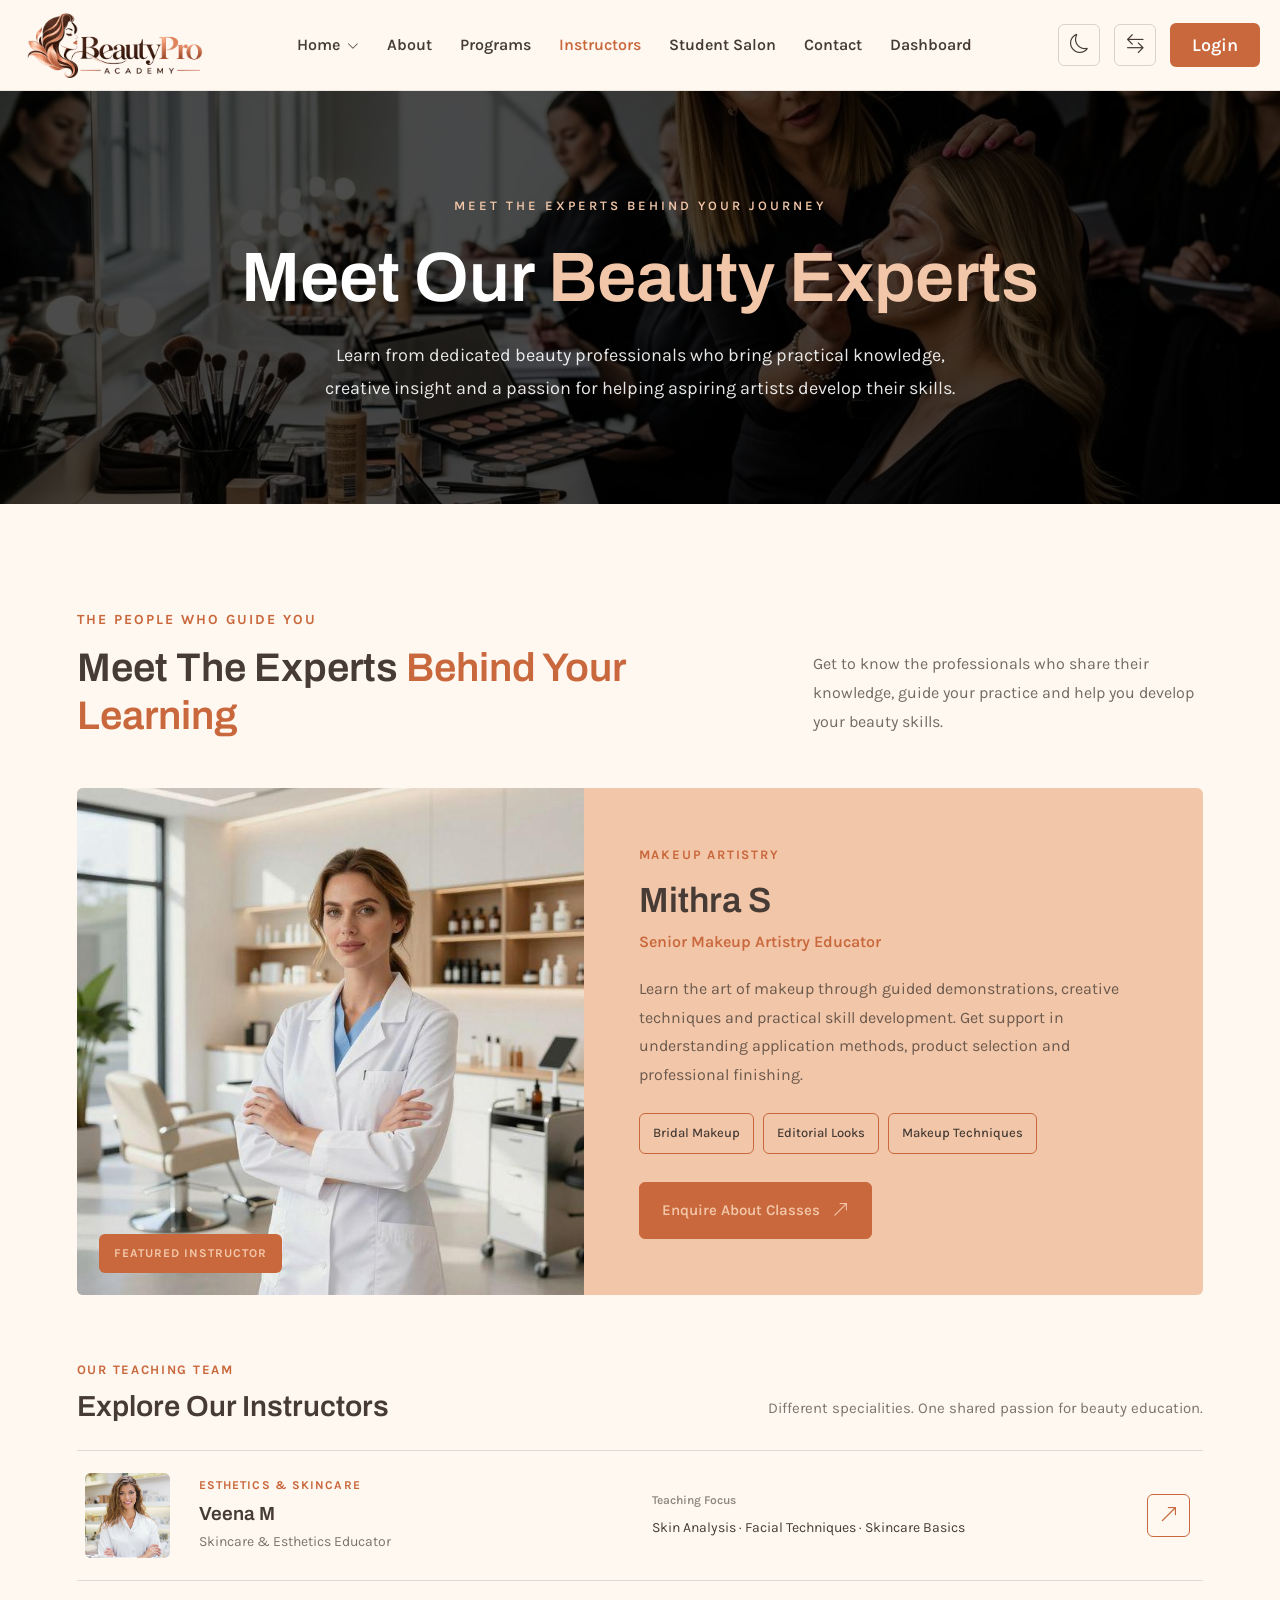
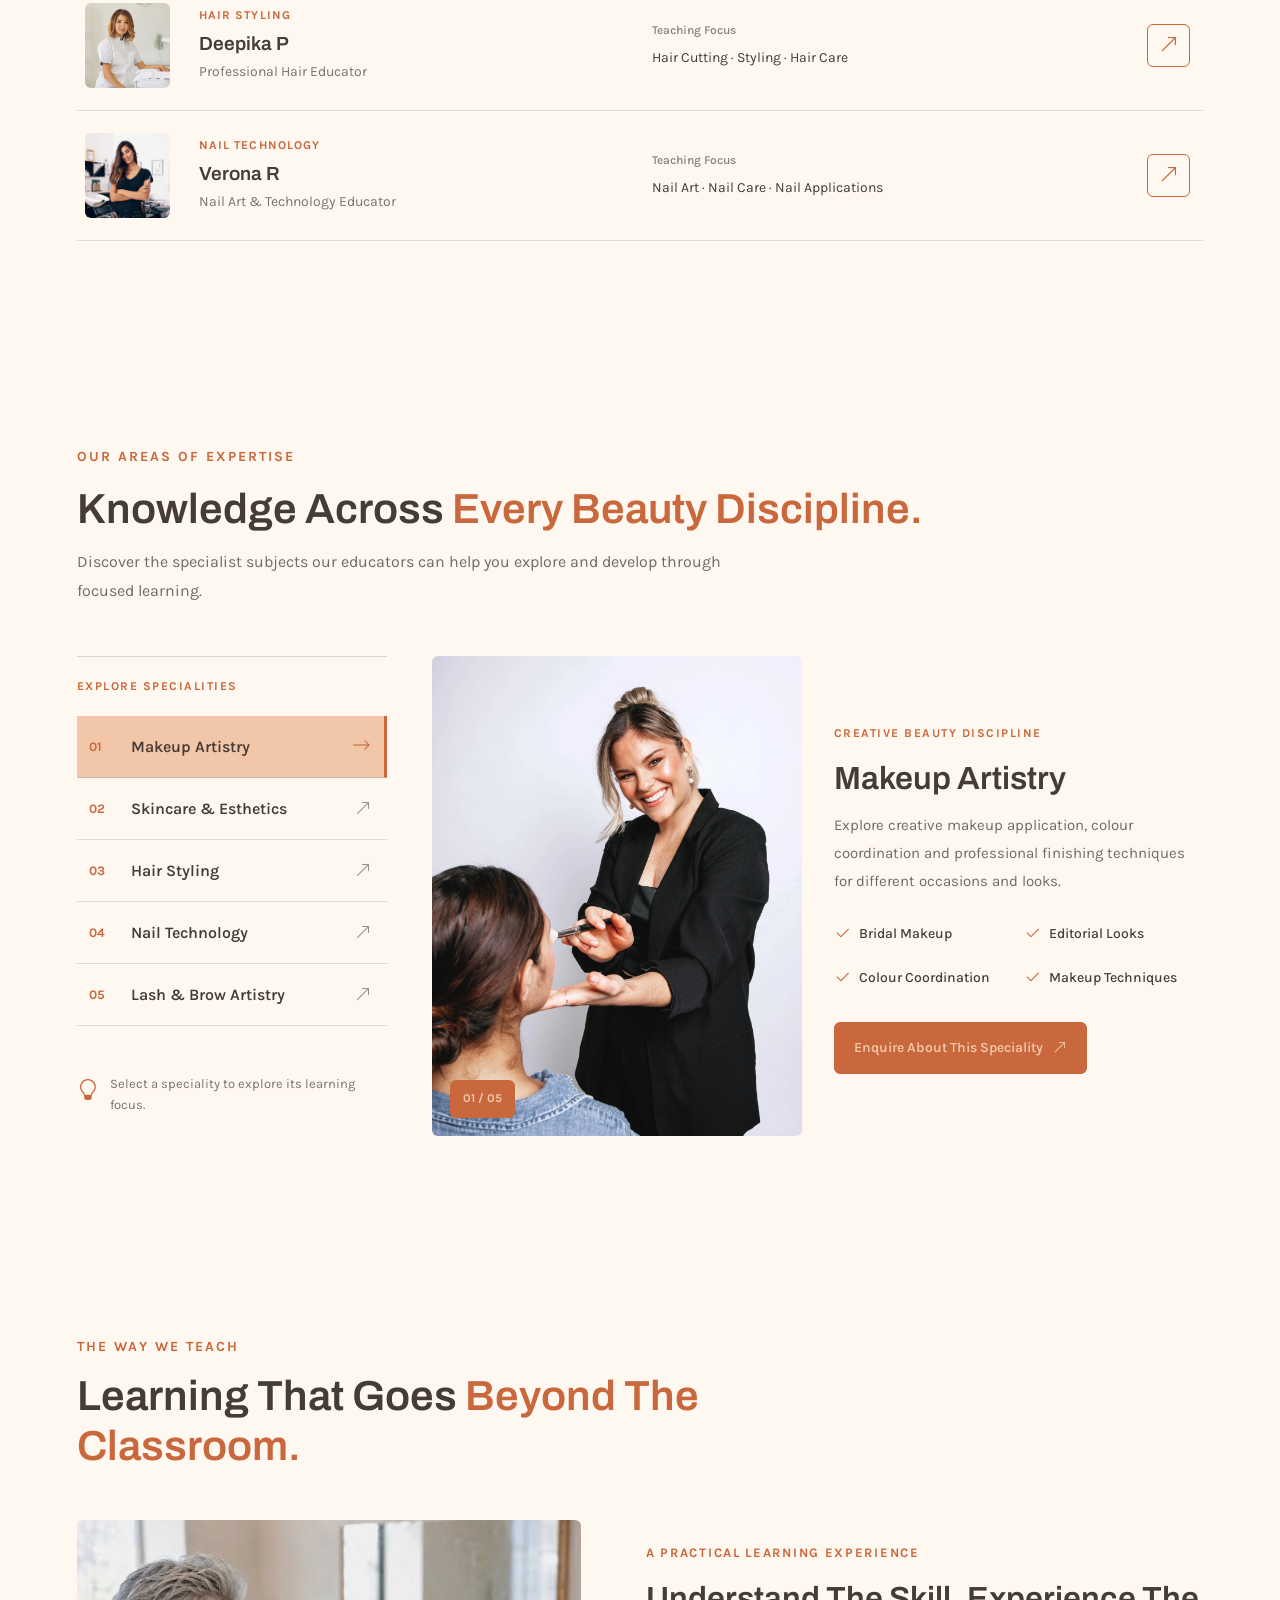
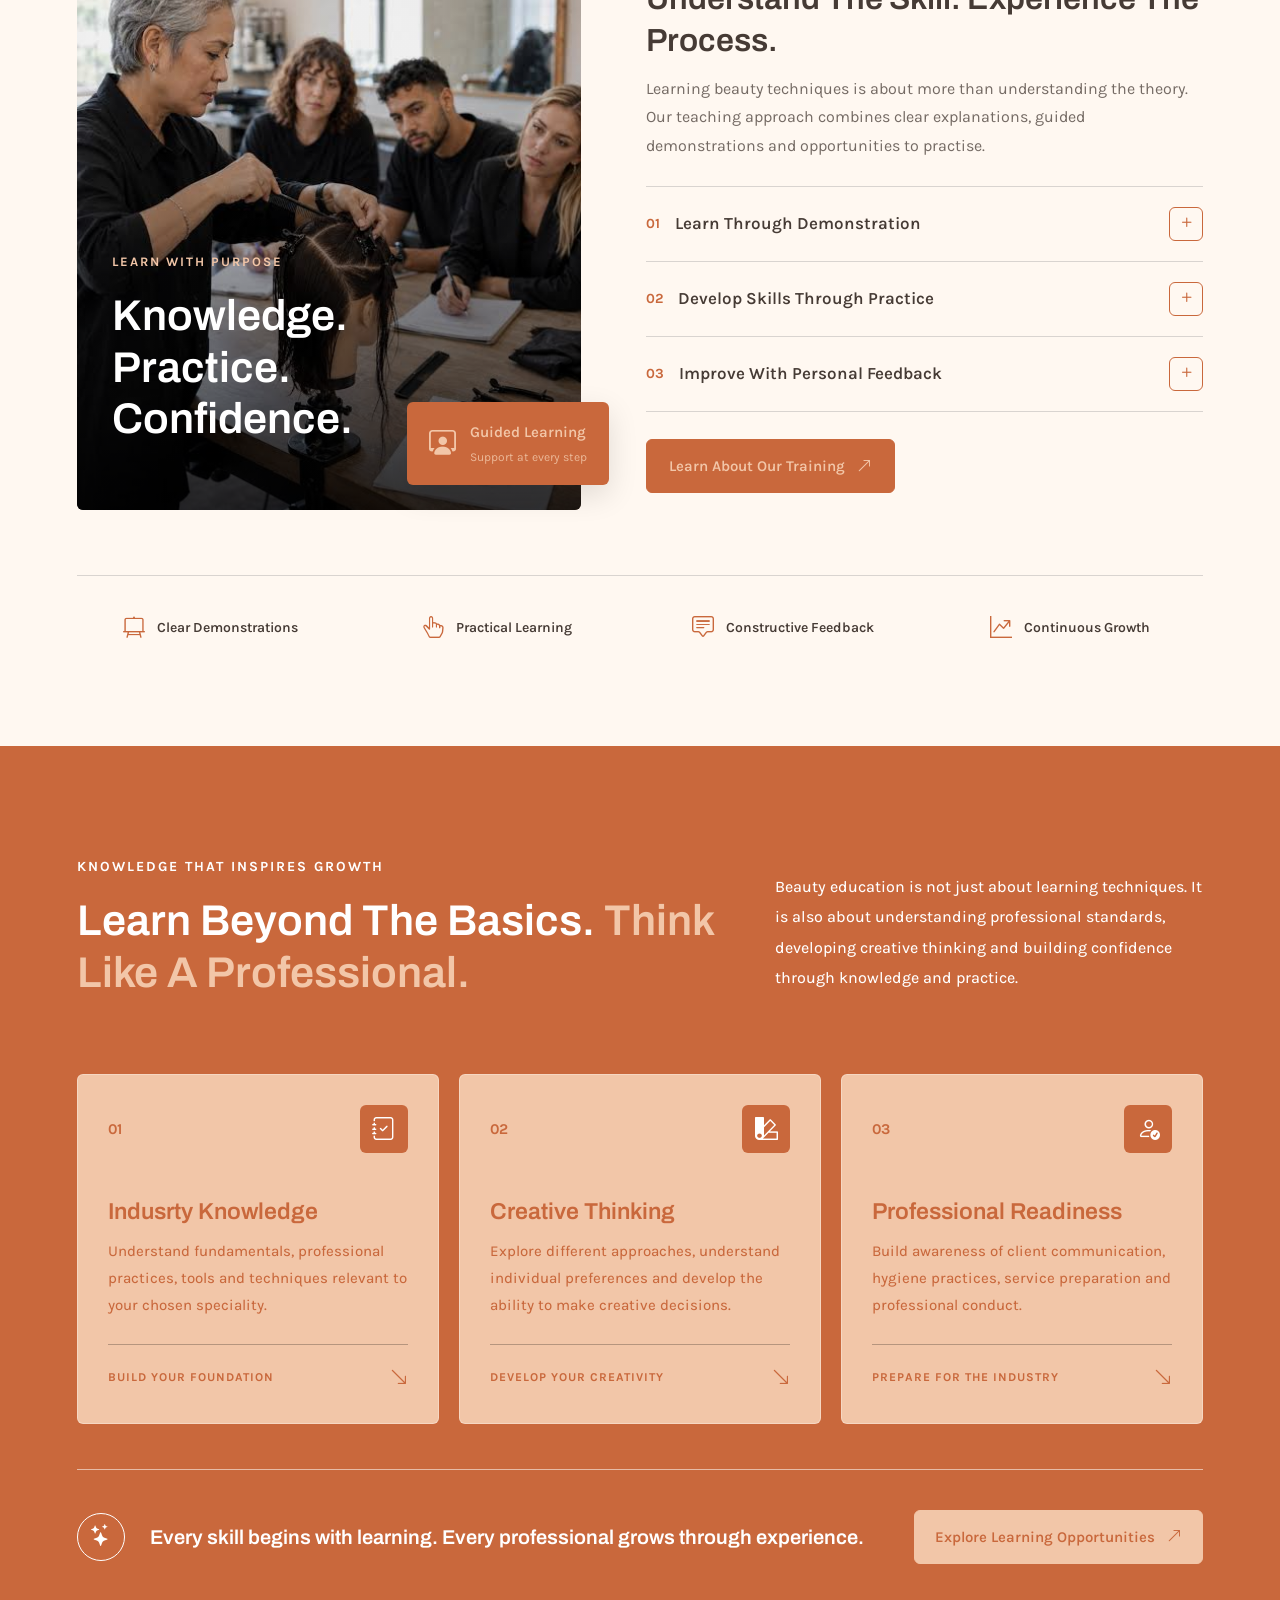
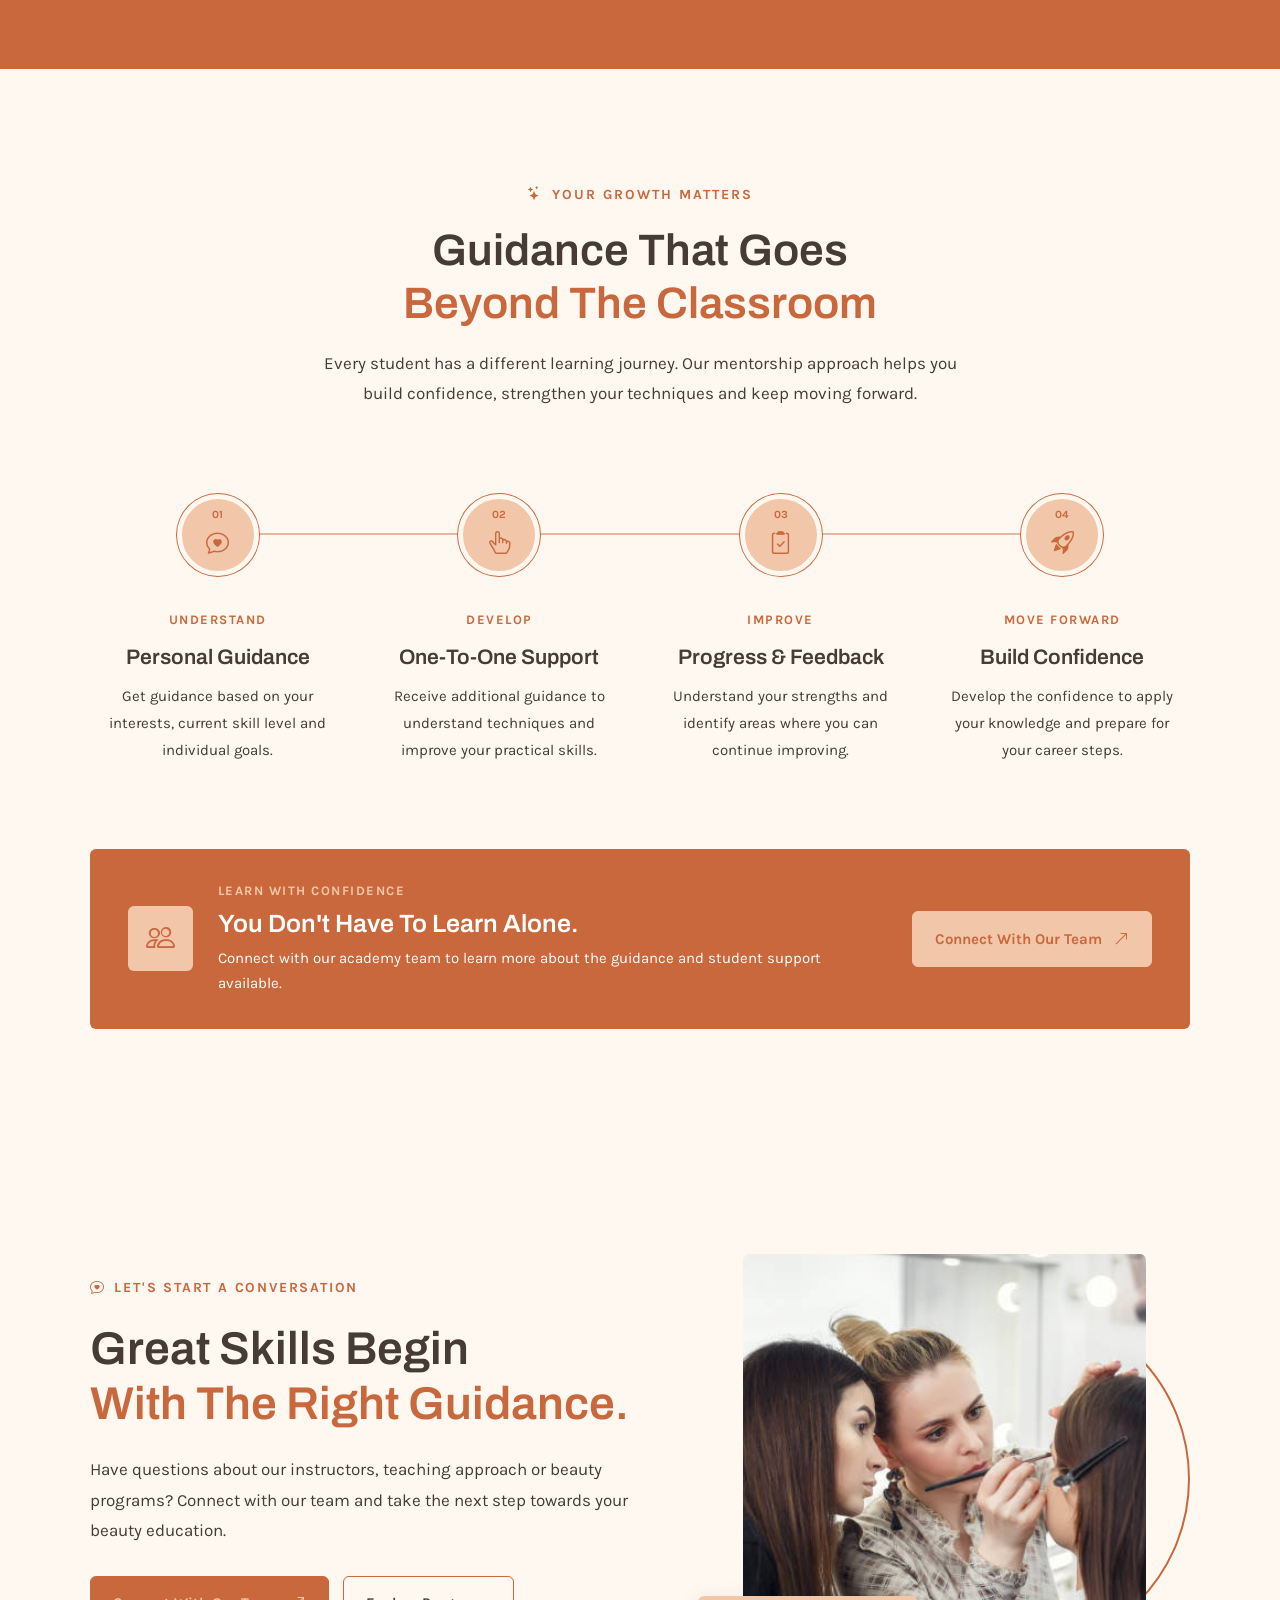
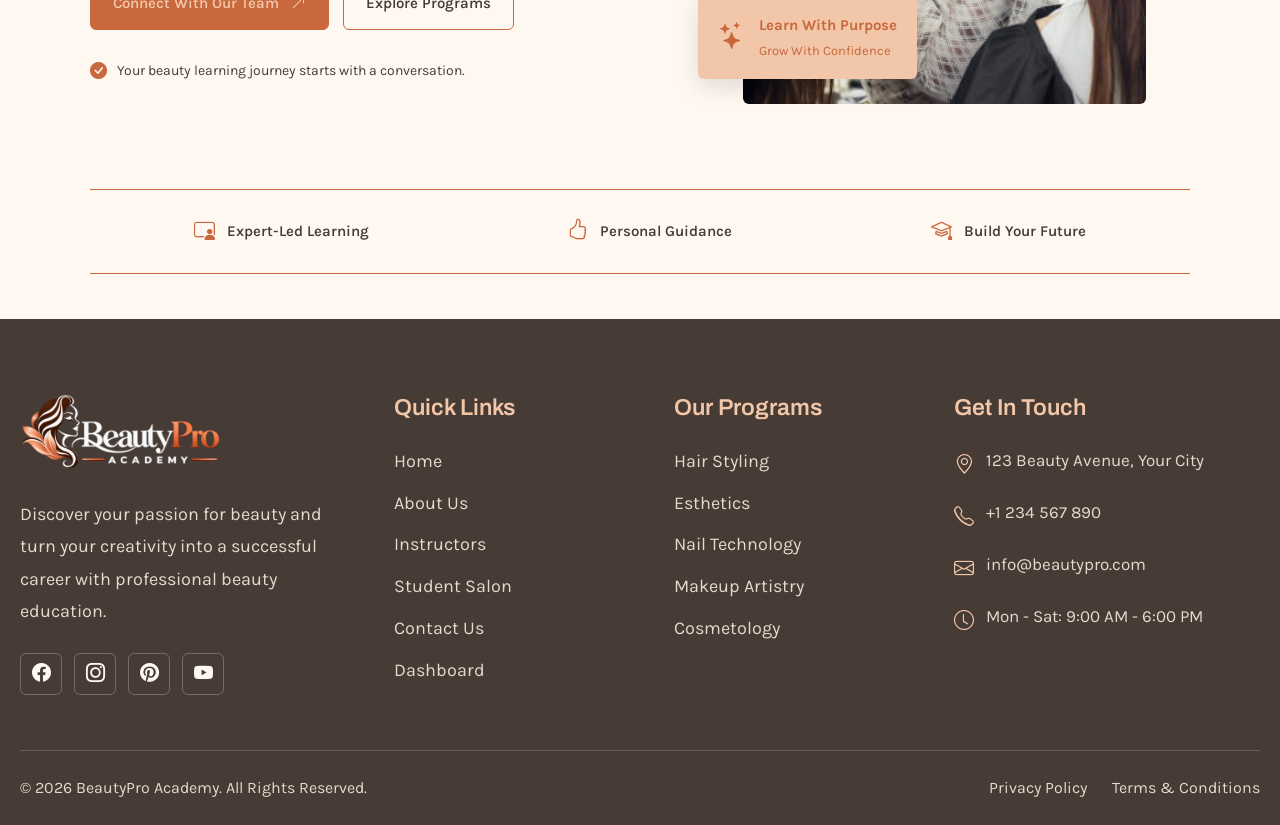
<file: instructors.html>
<!DOCTYPE html>
<html lang="en">

<head>
    <meta charset="UTF-8">
    <meta name="viewport" content="width=device-width, initial-scale=1.0">

    <title>BeautyPro Academy</title>

    <meta name="description"
        content="Build your beauty career with BeautyPro Academy. Explore professional cosmetology, hair, esthetics and nail programs.">

    <!-- Google Fonts -->
    <link rel="preconnect" href="https://fonts.googleapis.com">
    <link rel="preconnect" href="https://fonts.gstatic.com" crossorigin>

    <!-- Favicon -->
    <link rel="icon" type="image/png" href="images/favicon.png">

    <link
        href="https://fonts.googleapis.com/css2?family=Archivo:wght@400;500;600;700&family=Karla:wght@400;500;600;700&display=swap"
        rel="stylesheet">

    <!-- Bootstrap Icons -->
    <link rel="stylesheet" href="https://cdn.jsdelivr.net/npm/bootstrap-icons@1.11.3/font/bootstrap-icons.min.css">

    <!-- Main CSS -->
    <link rel="stylesheet" href="css/style.css">

</head>

<body>

    <!-- ================================
     HEADER
================================ -->

    <header class="main-header">
        <div class="container">
            <div class="header-wrapper">

                <!-- LOGO -->
                <a href="index.html" class="header-logo">
                    <img src="images/logo.png" alt="BeautyPro Academy">
                </a>

                <!-- DESKTOP NAVIGATION -->
                <nav class="desktop-nav">
                    <ul class="nav-menu">

                        <li class="nav-item home-dropdown">
                            <a href="#" class="nav-link">
                                Home <i class="bi bi-chevron-down"></i>
                            </a>

                            <ul class="dropdown-menu">
                                <li><a href="index.html">Home 1</a></li>
                                <li><a href="home-2.html">Home 2</a></li>
                            </ul>
                        </li>

                        <li class="nav-item">
                            <a href="about.html" class="nav-link">About</a>
                        </li>

                        <li class="nav-item">
                            <a href="programs.html" class="nav-link">Programs</a>
                        </li>

                        <li class="nav-item">
                            <a href="instructors.html" class="nav-link">Instructors</a>
                        </li>

                        <li class="nav-item">
                            <a href="student-salon.html" class="nav-link">Student Salon</a>
                        </li>

                        <li class="nav-item">
                            <a href="contact.html" class="nav-link">Contact</a>
                        </li>

                        <li class="nav-item">
                            <a href="dashboard.html" class="nav-link">Dashboard</a>
                        </li>

                    </ul>
                </nav>

                <!-- DESKTOP ACTIONS -->
                <div class="header-actions">

                    <!-- DARK MODE -->
                    <button class="header-icon-btn theme-toggle" id="themeToggle" aria-label="Toggle dark mode">
                        <i class="bi bi-moon"></i>
                    </button>

                    <!-- RTL -->
                    <button class="header-icon-btn rtl-toggle" id="rtlToggle" aria-label="Toggle RTL">
                        <i class="bi bi-arrow-left-right"></i>

                    </button>

                    <!-- LOGIN -->
                    <a href="login.html" class="btn-primary header-login">
                        Login
                    </a>

                </div>

                <!-- MOBILE MENU TOGGLE -->
                <button class="menu-toggle" id="menuToggle" aria-label="Open navigation menu" aria-expanded="false">
                    <i class="bi bi-list"></i>
                </button>

            </div>
        </div>

        <!-- MOBILE NAVIGATION -->
        <div class="mobile-nav" id="mobileNav">

            <ul class="mobile-menu">

                <li class="mobile-home-dropdown">

                    <button class="mobile-home-btn">
                        Home <i class="bi bi-chevron-down"></i>
                    </button>

                    <ul class="mobile-dropdown">
                        <li><a href="index.html">Home 1</a></li>
                        <li><a href="home-2.html">Home 2</a></li>
                    </ul>

                </li>

                <li><a href="about.html">About</a></li>
                <li><a href="programs.html">Programs</a></li>
                <li><a href="instructors.html">Instructors</a></li>
                <li><a href="student-salon.html">Student Salon</a></li>
                <li><a href="contact.html">Contact</a></li>
                <li><a href="dashboard.html">Dashboard</a></li>

            </ul>

            <!-- MOBILE ACTIONS -->
            <div class="mobile-actions">

                <div class="mobile-toggle-group">

                    <button class="mobile-action-btn theme-toggle">
                        <i class="bi bi-moon"></i>
                        <span>Dark Mode</span>
                    </button>

                    <button class="mobile-action-btn rtl-toggle">
                        <i class="bi bi-arrow-left-right"></i>
                        <span>RTL Mode</span>
                    </button>

                </div>

                <a href="login.html" class="btn-primary mobile-login">
                    Login
                </a>

            </div>

        </div>

    </header>

    <!-- ================= ABOUT HERO SECTION ================= -->
    <section class="bp-about-hero">

        <!-- Background Image -->
        <div class="bp-about-hero-bg">
            <img src="images/i-hero.jpg" alt="BeautyPro Academy">
        </div>

        <!-- Overlay -->
        <div class="bp-about-hero-overlay"></div>

        <!-- Hero Content -->
        <div class="bp-about-hero-content">

            <span class="bp-about-hero-subtitle">
                MEET THE EXPERTS BEHIND YOUR JOURNEY
            </span>

            <h1>
                Meet Our <span>Beauty Experts</span>
            </h1>

            <p>
                Learn from dedicated beauty professionals who bring practical knowledge, creative insight and a
                passion for helping aspiring artists develop their skills.
            </p>

        </div>

    </section>

    <!-- INSTRUCTORS SECTION 2 -->
    <section class="bp-instructors-section">

        <div class="bp-instructors-container">

            <!-- Section Heading -->
            <div class="bp-instructors-heading">
                <div>
                    <span class="bp-instructors-eyebrow">THE PEOPLE WHO GUIDE YOU</span>
                    <h2>Meet The Experts <span>Behind Your Learning</span></h2>
                </div>

                <p>
                    Get to know the professionals who share their knowledge,
                    guide your practice and help you develop your beauty skills.
                </p>
            </div>

            <!-- Featured Instructor -->
            <div class="bp-instructor-featured">

                <div class="bp-instructor-featured-image">
                    <img src="images/instructor-featured.jpg" alt="Featured beauty instructor">

                    <span class="bp-instructor-image-label">
                        FEATURED INSTRUCTOR
                    </span>
                </div>

                <div class="bp-instructor-featured-content">

                    <span class="bp-instructor-role">MAKEUP ARTISTRY</span>

                    <h3>Mithra S</h3>

                    <p class="bp-instructor-designation">
                        Senior Makeup Artistry Educator
                    </p>

                    <p class="bp-instructor-description">
                        Learn the art of makeup through guided demonstrations,
                        creative techniques and practical skill development.
                        Get support in understanding application methods,
                        product selection and professional finishing.
                    </p>

                    <div class="bp-instructor-specialties">
                        <span>Bridal Makeup</span>
                        <span>Editorial Looks</span>
                        <span>Makeup Techniques</span>
                    </div>

                    <a href="contact.html" class="bp-instructor-contact">
                        Enquire About Classes
                        <i class="bi bi-arrow-up-right"></i>
                    </a>

                </div>

            </div>

            <!-- Instructor Directory -->
            <div class="bp-instructor-directory">

                <div class="bp-instructor-directory-heading">
                    <div>
                        <span>OUR TEACHING TEAM</span>
                        <h3>Explore Our Instructors</h3>
                    </div>

                    <p>Different specialities. One shared passion for beauty education.</p>
                </div>

                <div class="bp-instructor-list">

                    <!-- Instructor 1 -->
                    <article class="bp-instructor-row">

                        <div class="bp-instructor-row-image">
                            <img src="images/instructor-skincare.jpg" alt="Skincare instructor">
                        </div>

                        <div class="bp-instructor-row-info">
                            <span class="bp-instructor-row-category">ESTHETICS & SKINCARE</span>
                            <h4>Veena M</h4>
                            <p>Skincare & Esthetics Educator</p>
                        </div>

                        <div class="bp-instructor-row-focus">
                            <span>Teaching Focus</span>
                            <p>Skin Analysis · Facial Techniques · Skincare Basics</p>
                        </div>

                        <a href="contact.html" class="bp-instructor-row-link"
                            aria-label="Enquire about skincare classes">
                            <i class="bi bi-arrow-up-right"></i>
                        </a>

                    </article>

                    <!-- Instructor 2 -->
                    <article class="bp-instructor-row">

                        <div class="bp-instructor-row-image">
                            <img src="images/instructor-hair.jpg" alt="Hair styling instructor">
                        </div>

                        <div class="bp-instructor-row-info">
                            <span class="bp-instructor-row-category">HAIR STYLING</span>
                            <h4>Deepika P</h4>
                            <p>Professional Hair Educator</p>
                        </div>

                        <div class="bp-instructor-row-focus">
                            <span>Teaching Focus</span>
                            <p>Hair Cutting · Styling · Hair Care</p>
                        </div>

                        <a href="contact.html" class="bp-instructor-row-link"
                            aria-label="Enquire about hair styling classes">
                            <i class="bi bi-arrow-up-right"></i>
                        </a>

                    </article>

                    <!-- Instructor 3 -->
                    <article class="bp-instructor-row">

                        <div class="bp-instructor-row-image">
                            <img src="images/instructor-nails.jpg" alt="Nail technology instructor">
                        </div>

                        <div class="bp-instructor-row-info">
                            <span class="bp-instructor-row-category">NAIL TECHNOLOGY</span>
                            <h4>Verona R</h4>
                            <p>Nail Art & Technology Educator</p>
                        </div>

                        <div class="bp-instructor-row-focus">
                            <span>Teaching Focus</span>
                            <p>Nail Art · Nail Care · Nail Applications</p>
                        </div>

                        <a href="contact.html" class="bp-instructor-row-link"
                            aria-label="Enquire about nail technology classes">
                            <i class="bi bi-arrow-up-right"></i>
                        </a>

                    </article>

                </div>

            </div>

        </div>

    </section>

    <!-- INSTRUCTORS SECTION 3 - EXPERTISE -->
    <section class="bp-expertise-section">

        <div class="bp-expertise-container">

            <div class="bp-expertise-heading">
                <span>OUR AREAS OF EXPERTISE</span>
                <h2>Knowledge Across <em>Every Beauty Discipline.</em></h2>
                <p>
                    Discover the specialist subjects our educators can help
                    you explore and develop through focused learning.
                </p>
            </div>

            <div class="bp-expertise-showcase">

                <!-- LEFT NAVIGATION -->
                <div class="bp-expertise-navigation">

                    <span class="bp-expertise-nav-label">EXPLORE SPECIALITIES</span>

                    <button class="bp-expertise-tab active" data-expertise="makeup">
                        <span>01</span>
                        <strong>Makeup Artistry</strong>
                        <i class="bi bi-arrow-up-right"></i>
                    </button>

                    <button class="bp-expertise-tab" data-expertise="skincare">
                        <span>02</span>
                        <strong>Skincare & Esthetics</strong>
                        <i class="bi bi-arrow-up-right"></i>
                    </button>

                    <button class="bp-expertise-tab" data-expertise="hair">
                        <span>03</span>
                        <strong>Hair Styling</strong>
                        <i class="bi bi-arrow-up-right"></i>
                    </button>

                    <button class="bp-expertise-tab" data-expertise="nails">
                        <span>04</span>
                        <strong>Nail Technology</strong>
                        <i class="bi bi-arrow-up-right"></i>
                    </button>

                    <button class="bp-expertise-tab" data-expertise="lash">
                        <span>05</span>
                        <strong>Lash & Brow Artistry</strong>
                        <i class="bi bi-arrow-up-right"></i>
                    </button>

                    <div class="bp-expertise-nav-note">
                        <i class="bi bi-lightbulb"></i>
                        <p>Select a speciality to explore its learning focus.</p>
                    </div>

                </div>

                <!-- RIGHT CONTENT -->
                <div class="bp-expertise-display">

                    <!-- Makeup -->
                    <div class="bp-expertise-panel active" data-panel="makeup">

                        <div class="bp-expertise-panel-image">
                            <img src="images/expertise-makeup.jpg" alt="Makeup artistry">
                            <span>01 / 05</span>
                        </div>

                        <div class="bp-expertise-panel-content">
                            <span>CREATIVE BEAUTY DISCIPLINE</span>
                            <h3>Makeup Artistry</h3>
                            <p>
                                Explore creative makeup application, colour
                                coordination and professional finishing
                                techniques for different occasions and looks.
                            </p>

                            <div class="bp-expertise-skills">
                                <div><i class="bi bi-check2"></i> Bridal Makeup</div>
                                <div><i class="bi bi-check2"></i> Editorial Looks</div>
                                <div><i class="bi bi-check2"></i> Colour Coordination</div>
                                <div><i class="bi bi-check2"></i> Makeup Techniques</div>
                            </div>

                            <a href="contact.html">
                                Enquire About This Speciality
                                <i class="bi bi-arrow-up-right"></i>
                            </a>
                        </div>

                    </div>

                    <!-- Skincare -->
                    <div class="bp-expertise-panel" data-panel="skincare">

                        <div class="bp-expertise-panel-image">
                            <img src="images/expertise-skincare.jpg" alt="Skincare and esthetics">
                            <span>02 / 05</span>
                        </div>

                        <div class="bp-expertise-panel-content">
                            <span>SKIN KNOWLEDGE & CARE</span>
                            <h3>Skincare & Esthetics</h3>
                            <p>
                                Understand skin fundamentals, facial care
                                techniques and essential product knowledge
                                through guided learning.
                            </p>

                            <div class="bp-expertise-skills">
                                <div><i class="bi bi-check2"></i> Skin Analysis</div>
                                <div><i class="bi bi-check2"></i> Facial Techniques</div>
                                <div><i class="bi bi-check2"></i> Skincare Basics</div>
                                <div><i class="bi bi-check2"></i> Product Knowledge</div>
                            </div>

                            <a href="contact.html">
                                Enquire About This Speciality
                                <i class="bi bi-arrow-up-right"></i>
                            </a>
                        </div>

                    </div>

                    <!-- Hair -->
                    <div class="bp-expertise-panel" data-panel="hair">

                        <div class="bp-expertise-panel-image">
                            <img src="images/expertise-hair.jpg" alt="Hair styling">
                            <span>03 / 05</span>
                        </div>

                        <div class="bp-expertise-panel-content">
                            <span>STYLE & TECHNIQUE</span>
                            <h3>Hair Styling</h3>
                            <p>
                                Discover hair care fundamentals, styling
                                methods and creative techniques that help
                                develop your hairstyling skills.
                            </p>

                            <div class="bp-expertise-skills">
                                <div><i class="bi bi-check2"></i> Hair Care</div>
                                <div><i class="bi bi-check2"></i> Hair Styling</div>
                                <div><i class="bi bi-check2"></i> Cutting Basics</div>
                                <div><i class="bi bi-check2"></i> Creative Styling</div>
                            </div>

                            <a href="contact.html">
                                Enquire About This Speciality
                                <i class="bi bi-arrow-up-right"></i>
                            </a>
                        </div>

                    </div>

                    <!-- Nails -->
                    <div class="bp-expertise-panel" data-panel="nails">

                        <div class="bp-expertise-panel-image">
                            <img src="images/expertise-nails.jpg" alt="Nail technology">
                            <span>04 / 05</span>
                        </div>

                        <div class="bp-expertise-panel-content">
                            <span>DETAIL & CREATIVE DESIGN</span>
                            <h3>Nail Technology</h3>
                            <p>
                                Explore nail care, artistic detailing and
                                different nail application methods while
                                developing precision and creativity.
                            </p>

                            <div class="bp-expertise-skills">
                                <div><i class="bi bi-check2"></i> Nail Art</div>
                                <div><i class="bi bi-check2"></i> Nail Care</div>
                                <div><i class="bi bi-check2"></i> Nail Applications</div>
                                <div><i class="bi bi-check2"></i> Nail Design</div>
                            </div>

                            <a href="contact.html">
                                Enquire About This Speciality
                                <i class="bi bi-arrow-up-right"></i>
                            </a>
                        </div>

                    </div>

                    <!-- Lash -->
                    <div class="bp-expertise-panel" data-panel="lash">

                        <div class="bp-expertise-panel-image">
                            <img src="images/expertise-lash-brow.jpg" alt="Lash and brow artistry">
                            <span>05 / 05</span>
                        </div>

                        <div class="bp-expertise-panel-content">
                            <span>PRECISION BEAUTY TECHNIQUES</span>
                            <h3>Lash & Brow Artistry</h3>
                            <p>
                                Explore brow shaping, lash styling and
                                eye-focused beauty techniques with attention
                                to detail and balance.
                            </p>

                            <div class="bp-expertise-skills">
                                <div><i class="bi bi-check2"></i> Brow Shaping</div>
                                <div><i class="bi bi-check2"></i> Lash Styling</div>
                                <div><i class="bi bi-check2"></i> Eye Detailing</div>
                                <div><i class="bi bi-check2"></i> Beauty Finishing</div>
                            </div>

                            <a href="contact.html">
                                Enquire About This Speciality
                                <i class="bi bi-arrow-up-right"></i>
                            </a>
                        </div>

                    </div>

                </div>

            </div>

        </div>

    </section>

    <!-- INSTRUCTORS SECTION 4 - TEACHING APPROACH -->
    <section class="bp-teaching-section">

        <div class="bp-teaching-container">

            <!-- Section Heading -->
            <div class="bp-teaching-heading">
                <span>THE WAY WE TEACH</span>
                <h2>Learning That Goes <em>Beyond The Classroom.</em></h2>
            </div>

            <div class="bp-teaching-layout">

                <!-- Left Visual Area -->
                <div class="bp-teaching-visual">

                    <img src="images/instructor-teaching.jpg"
                        alt="Beauty instructor guiding a student during practical training">

                    <div class="bp-teaching-image-overlay"></div>

                    <div class="bp-teaching-visual-content">
                        <span>LEARN WITH PURPOSE</span>
                        <h3>Knowledge.<br>Practice.<br>Confidence.</h3>
                    </div>

                    <div class="bp-teaching-floating">
                        <i class="bi bi-person-workspace"></i>
                        <div>
                            <strong>Guided Learning</strong>
                            <span>Support at every step</span>
                        </div>
                    </div>

                </div>

                <!-- Right Content -->
                <div class="bp-teaching-content">

                    <span class="bp-teaching-eyebrow">A PRACTICAL LEARNING EXPERIENCE</span>

                    <h3>Understand The Skill. Experience The Process.</h3>

                    <p class="bp-teaching-intro">
                        Learning beauty techniques is about more than
                        understanding the theory. Our teaching approach
                        combines clear explanations, guided demonstrations
                        and opportunities to practise.
                    </p>

                    <!-- Accordion -->
                    <div class="bp-teaching-accordion">

                        <!-- Item 1 -->
                        <details class="bp-teaching-item">

                            <summary>
                                <span class="bp-teaching-item-number">01</span>

                                <span class="bp-teaching-item-title">
                                    Learn Through Demonstration
                                </span>

                                <span class="bp-teaching-toggle">
                                    <i class="bi bi-plus"></i>
                                </span>
                            </summary>

                            <div class="bp-teaching-answer">
                                <p>
                                    Instructors explain techniques step by step
                                    and demonstrate how different beauty
                                    methods are performed, helping students
                                    understand the process before practising.
                                </p>

                                <div class="bp-teaching-answer-tags">
                                    <span>Step-by-step guidance</span>
                                    <span>Technique explanation</span>
                                </div>
                            </div>

                        </details>

                        <!-- Item 2 -->
                        <details class="bp-teaching-item">

                            <summary>
                                <span class="bp-teaching-item-number">02</span>

                                <span class="bp-teaching-item-title">
                                    Develop Skills Through Practice
                                </span>

                                <span class="bp-teaching-toggle">
                                    <i class="bi bi-plus"></i>
                                </span>
                            </summary>

                            <div class="bp-teaching-answer">
                                <p>
                                    Students get opportunities to apply
                                    techniques through practical activities
                                    and build familiarity with tools,
                                    materials and beauty procedures.
                                </p>

                                <div class="bp-teaching-answer-tags">
                                    <span>Practical activities</span>
                                    <span>Skill development</span>
                                </div>
                            </div>

                        </details>

                        <!-- Item 3 -->
                        <details class="bp-teaching-item">

                            <summary>
                                <span class="bp-teaching-item-number">03</span>

                                <span class="bp-teaching-item-title">
                                    Improve With Personal Feedback
                                </span>

                                <span class="bp-teaching-toggle">
                                    <i class="bi bi-plus"></i>
                                </span>
                            </summary>

                            <div class="bp-teaching-answer">
                                <p>
                                    Instructor feedback helps students
                                    understand their progress, identify
                                    areas to improve and work towards
                                    better technique and consistency.
                                </p>

                                <div class="bp-teaching-answer-tags">
                                    <span>Learning feedback</span>
                                    <span>Continuous improvement</span>
                                </div>
                            </div>

                        </details>

                    </div>

                    <a href="contact.html" class="bp-teaching-button">
                        Learn About Our Training
                        <i class="bi bi-arrow-up-right"></i>
                    </a>

                </div>

            </div>

            <!-- Bottom Highlights -->
            <div class="bp-teaching-highlights">

                <div class="bp-teaching-highlight">
                    <i class="bi bi-easel2"></i>
                    <span>Clear Demonstrations</span>
                </div>

                <div class="bp-teaching-highlight">
                    <i class="bi bi-hand-index-thumb"></i>
                    <span>Practical Learning</span>
                </div>

                <div class="bp-teaching-highlight">
                    <i class="bi bi-chat-square-text"></i>
                    <span>Constructive Feedback</span>
                </div>

                <div class="bp-teaching-highlight">
                    <i class="bi bi-graph-up-arrow"></i>
                    <span>Continuous Growth</span>
                </div>

            </div>

        </div>

    </section>

    <!-- INSTRUCTORS SECTION 5 - LEARN FROM EXPERIENCE -->
    <section class="bp-experience-section">

        <div class="bp-experience-container">

            <!-- Top Heading -->
            <div class="bp-experience-top">

                <div class="bp-experience-heading">
                    <span>KNOWLEDGE THAT INSPIRES GROWTH</span>
                    <h2>Learn Beyond The Basics. <em>Think Like A Professional.</em></h2>
                </div>

                <div class="bp-experience-intro">
                    <p>
                        Beauty education is not just about learning techniques.
                        It is also about understanding professional standards,
                        developing creative thinking and building confidence
                        through knowledge and practice.
                    </p>
                </div>

            </div>


            <!-- Three Knowledge Areas -->
            <div class="bp-experience-pillars">

                <!-- Pillar 1 -->
                <article class="bp-experience-pillar">

                    <div class="bp-experience-pillar-top">
                        <span>01</span>
                        <i class="bi bi-journal-check"></i>
                    </div>

                    <h3>Indusrty Knowledge</h3>

                    <p>
                        Understand fundamentals, professional
                        practices, tools and techniques relevant to
                        your chosen speciality.
                    </p>

                    <div class="bp-experience-pillar-bottom">
                        <span>BUILD YOUR FOUNDATION</span>
                        <i class="bi bi-arrow-down-right"></i>
                    </div>

                </article>

                <!-- Pillar 2 -->
                <article class="bp-experience-pillar">

                    <div class="bp-experience-pillar-top">
                        <span>02</span>
                        <i class="bi bi-palette2"></i>
                    </div>

                    <h3>Creative Thinking</h3>

                    <p>
                        Explore different approaches, understand
                        individual preferences and develop the ability
                        to make creative decisions.
                    </p>

                    <div class="bp-experience-pillar-bottom">
                        <span>DEVELOP YOUR CREATIVITY</span>
                        <i class="bi bi-arrow-down-right"></i>
                    </div>

                </article>

                <!-- Pillar 3 -->
                <article class="bp-experience-pillar">

                    <div class="bp-experience-pillar-top">
                        <span>03</span>
                        <i class="bi bi-person-check"></i>
                    </div>

                    <h3>Professional Readiness</h3>

                    <p>
                        Build awareness of client communication,
                        hygiene practices, service preparation and
                        professional conduct.
                    </p>

                    <div class="bp-experience-pillar-bottom">
                        <span>PREPARE FOR THE INDUSTRY</span>
                        <i class="bi bi-arrow-down-right"></i>
                    </div>

                </article>

            </div>

            <!-- Bottom Message -->
            <div class="bp-experience-bottom">

                <div class="bp-experience-bottom-symbol">
                    <i class="bi bi-stars"></i>
                </div>

                <p>
                    Every skill begins with learning.
                    Every professional grows through experience.
                </p>

                <a href="contact.html">
                    Explore Learning Opportunities
                    <i class="bi bi-arrow-up-right"></i>
                </a>

            </div>

        </div>

    </section>

    <section class="bp-mentorship-section">
        <div class="bp-mentorship-container">

            <!-- Section Heading -->
            <div class="bp-mentorship-heading">
                <span class="bp-mentorship-eyebrow">
                    <i class="bi bi-stars"></i>
                    YOUR GROWTH MATTERS
                </span>

                <h2>
                    Guidance That Goes
                    <span>Beyond The Classroom</span>
                </h2>

                <p>
                    Every student has a different learning journey.
                    Our mentorship approach helps you build confidence,
                    strengthen your techniques and keep moving forward.
                </p>
            </div>

            <!-- Mentorship Journey -->
            <div class="bp-mentorship-journey">

                <div class="bp-mentorship-line"></div>

                <!-- Step 1 -->
                <div class="bp-mentorship-step">
                    <div class="bp-mentorship-marker">
                        <span>01</span>
                        <i class="bi bi-chat-heart"></i>
                    </div>

                    <div class="bp-mentorship-content">
                        <span class="bp-mentorship-label">UNDERSTAND</span>
                        <h3>Personal Guidance</h3>
                        <p>
                            Get guidance based on your interests, current
                            skill level and individual goals.
                        </p>
                    </div>
                </div>

                <!-- Step 2 -->
                <div class="bp-mentorship-step">
                    <div class="bp-mentorship-marker">
                        <span>02</span>
                        <i class="bi bi-hand-index-thumb"></i>
                    </div>

                    <div class="bp-mentorship-content">
                        <span class="bp-mentorship-label">DEVELOP</span>
                        <h3>One-To-One Support</h3>
                        <p>
                            Receive additional guidance to understand
                            techniques and improve your practical skills.
                        </p>
                    </div>
                </div>

                <!-- Step 3 -->
                <div class="bp-mentorship-step">
                    <div class="bp-mentorship-marker">
                        <span>03</span>
                        <i class="bi bi-clipboard2-check"></i>
                    </div>

                    <div class="bp-mentorship-content">
                        <span class="bp-mentorship-label">IMPROVE</span>
                        <h3>Progress & Feedback</h3>
                        <p>
                            Understand your strengths and identify areas
                            where you can continue improving.
                        </p>
                    </div>
                </div>

                <!-- Step 4 -->
                <div class="bp-mentorship-step">
                    <div class="bp-mentorship-marker">
                        <span>04</span>
                        <i class="bi bi-rocket-takeoff"></i>
                    </div>

                    <div class="bp-mentorship-content">
                        <span class="bp-mentorship-label">MOVE FORWARD</span>
                        <h3>Build Confidence</h3>
                        <p>
                            Develop the confidence to apply your knowledge
                            and prepare for your career steps.
                        </p>
                    </div>
                </div>

            </div>

            <!-- Bottom Support Panel -->
            <div class="bp-mentorship-support">
                <div class="bp-mentorship-support-icon">
                    <i class="bi bi-people"></i>
                </div>

                <div class="bp-mentorship-support-copy">
                    <span>LEARN WITH CONFIDENCE</span>
                    <h3>You Don't Have To Learn Alone.</h3>
                    <p>
                        Connect with our academy team to learn more about
                        the guidance and student support available.
                    </p>
                </div>

                <a href="contact.html" class="bp-mentorship-btn">
                    Connect With Our Team
                    <i class="bi bi-arrow-up-right"></i>
                </a>
            </div>

        </div>
    </section>

    <section class="bp-instructor-cta">
        <div class="bp-instructor-cta-container">

            <div class="bp-instructor-cta-main">

                <div class="bp-instructor-cta-content">
                    <span class="bp-instructor-cta-eyebrow">
                        <i class="bi bi-chat-heart"></i>
                        LET'S START A CONVERSATION
                    </span>

                    <h2>
                        Great Skills Begin
                        <span>With The Right Guidance.</span>
                    </h2>

                    <p>
                        Have questions about our instructors, teaching approach
                        or beauty programs? Connect with our team and take the
                        next step towards your beauty education.
                    </p>

                    <div class="bp-instructor-cta-actions">
                        <a href="contact.html" class="bp-instructor-cta-primary">
                            Connect With Our Team
                            <i class="bi bi-arrow-up-right"></i>
                        </a>

                        <a href="programs.html" class="bp-instructor-cta-secondary">
                            Explore Programs
                        </a>
                    </div>

                    <div class="bp-instructor-cta-note">
                        <i class="bi bi-check-circle-fill"></i>
                        <span>Your beauty learning journey starts with a conversation.</span>
                    </div>
                </div>

                <div class="bp-instructor-cta-visual">
                    <div class="bp-instructor-cta-image">
                        <img src="images/instructors-final-cta.jpg" alt="Beauty instructor guiding a student">
                    </div>

                    <div class="bp-instructor-cta-image-tag">
                        <i class="bi bi-stars"></i>
                        <div>
                            <strong>Learn With Purpose</strong>
                            <span>Grow With Confidence</span>
                        </div>
                    </div>

                    <div class="bp-instructor-cta-circle"></div>
                </div>

            </div>

            <div class="bp-instructor-cta-bottom">
                <div class="bp-instructor-cta-bottom-item">
                    <i class="bi bi-person-video3"></i>
                    <span>Expert-Led Learning</span>
                </div>

                <div class="bp-instructor-cta-bottom-item">
                    <i class="bi bi-hand-thumbs-up"></i>
                    <span>Personal Guidance</span>
                </div>

                <div class="bp-instructor-cta-bottom-item">
                    <i class="bi bi-mortarboard"></i>
                    <span>Build Your Future</span>
                </div>
            </div>

        </div>
    </section>

    <!-- =====================================
     FOOTER
===================================== -->

    <footer class="main-footer">

        <div class="container">

            <div class="footer-top">

                <!-- BRAND COLUMN -->
                <div class="footer-column footer-brand">

                    <a href="index.html" class="footer-logo">
                        <img src="images/logo-white.png" alt="BeautyPro Academy">
                    </a>

                    <p>
                        Discover your passion for beauty and turn your
                        creativity into a successful career with
                        professional beauty education.
                    </p>

                    <div class="footer-socials">

                        <a href="#" aria-label="Facebook">
                            <i class="bi bi-facebook"></i>
                        </a>

                        <a href="#" aria-label="Instagram">
                            <i class="bi bi-instagram"></i>
                        </a>

                        <a href="#" aria-label="Pinterest">
                            <i class="bi bi-pinterest"></i>
                        </a>

                        <a href="#" aria-label="YouTube">
                            <i class="bi bi-youtube"></i>
                        </a>

                    </div>

                </div>


                <!-- QUICK LINKS -->
                <div class="footer-column">

                    <h3>Quick Links</h3>

                    <ul class="footer-links">

                        <li><a href="index.html">Home</a></li>
                        <li><a href="about.html">About Us</a></li>
                        <li><a href="instructors.html">Instructors</a></li>
                        <li><a href="student-salon.html">Student Salon</a></li>
                        <li><a href="contact.html">Contact Us</a></li>
                        <li><a href="dashboard.html">Dashboard</a></li>

                    </ul>

                </div>


                <!-- OUR PROGRAMS -->
                <div class="footer-column">

                    <h3>Our Programs</h3>

                    <ul class="footer-links">

                        <li><a href="programs.html">Hair Styling</a></li>
                        <li><a href="programs.html">Esthetics</a></li>
                        <li><a href="programs.html">Nail Technology</a></li>
                        <li><a href="programs.html">Makeup Artistry</a></li>
                        <li><a href="programs.html">Cosmetology</a></li>

                    </ul>

                </div>


                <!-- CONTACT -->
                <div class="footer-column footer-contact">

                    <h3>Get In Touch</h3>

                    <ul class="contact-list">

                        <li>
                            <i class="bi bi-geo-alt"></i>
                            <span>123 Beauty Avenue, Your City</span>
                        </li>

                        <li>
                            <i class="bi bi-telephone"></i>
                            <a href="tel:+1234567890">+1 234 567 890</a>
                        </li>

                        <li>
                            <i class="bi bi-envelope"></i>
                            <a href="mailto:info@beautypro.com">
                                info@beautypro.com
                            </a>
                        </li>

                        <li>
                            <i class="bi bi-clock"></i>
                            <span>Mon - Sat: 9:00 AM - 6:00 PM</span>
                        </li>

                    </ul>

                </div>

            </div>


            <!-- FOOTER BOTTOM -->
            <div class="footer-bottom">

                <p>
                    © 2026 BeautyPro Academy. All Rights Reserved.
                </p>

                <div class="footer-bottom-links">
                    <a href="#">Privacy Policy</a>
                    <a href="#">Terms & Conditions</a>
                </div>

            </div>

        </div>

    </footer>

    <script src="js/main.js"></script>

</body>

</html>
</file>
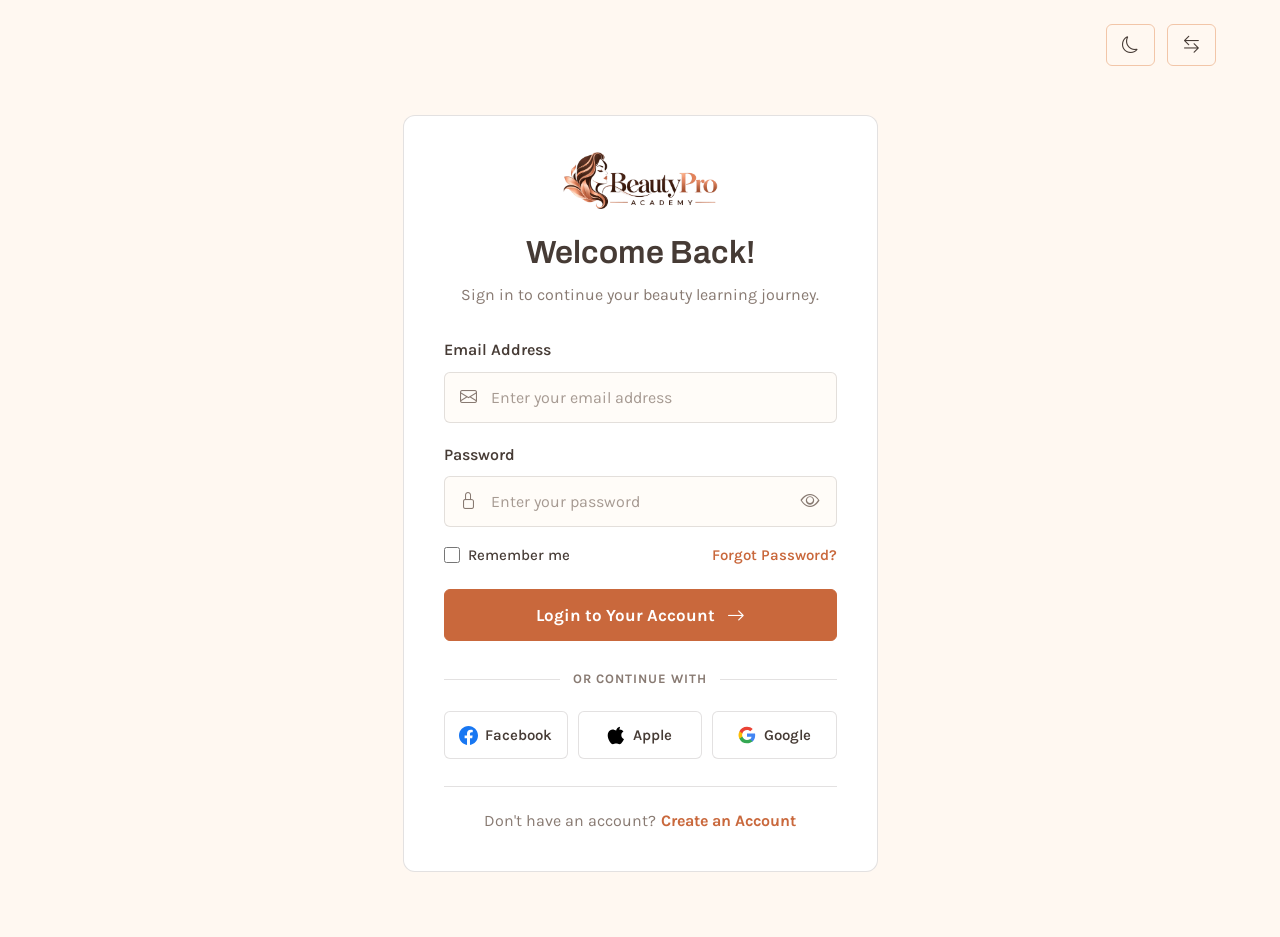
<file: login.html>
<!DOCTYPE html>
<html lang="en">

<head>
  <meta charset="UTF-8">
  <meta name="viewport" content="width=device-width, initial-scale=1.0">

  <title>BeautyPro Academy</title>

  <meta name="description"
    content="Build your beauty career with BeautyPro Academy. Explore professional cosmetology, hair, esthetics and nail programs.">

  <!-- Google Fonts -->
  <link rel="preconnect" href="https://fonts.googleapis.com">
  <link rel="preconnect" href="https://fonts.gstatic.com" crossorigin>

  <!-- Favicon -->
  <link rel="icon" type="image/png" href="images/favicon.png">

  <link
    href="https://fonts.googleapis.com/css2?family=Archivo:wght@400;500;600;700&family=Karla:wght@400;500;600;700&display=swap"
    rel="stylesheet">

  <!-- Bootstrap Icons -->
  <link rel="stylesheet" href="https://cdn.jsdelivr.net/npm/bootstrap-icons@1.11.3/font/bootstrap-icons.min.css">

  <!-- Main CSS -->
  <link rel="stylesheet" href="css/auth.css">

</head>

<body class="auth-page">

  <!-- Top Controls -->
  <header class="auth-header">
    <div class="auth-controls">

      <button type="button" class="auth-control-btn theme-toggle" aria-label="Toggle dark mode" aria-pressed="false">
        <i class="bi bi-moon"></i>
      </button>

      <button type="button" class="auth-control-btn rtl-toggle" aria-label="Toggle RTL direction" aria-pressed="false">
        <i class="bi bi-arrow-left-right"></i>
      </button>

    </div>
  </header>

  <!-- Login Section -->
  <main class="auth-main">

    <div class="auth-card">

      <!-- Logo -->
      <a href="index.html" class="auth-logo">
        <img src="images/logo.png" alt="BeautyPro Academy Logo">
      </a>

      <!-- Heading -->
      <div class="auth-heading">
        <h1>Welcome Back!</h1>
        <p>Sign in to continue your beauty learning journey.</p>
      </div>

      <!-- Login Form -->
      <form class="auth-form" id="loginForm">

        <!-- Email -->
        <div class="auth-field">
          <label for="loginEmail">Email Address</label>

          <div class="auth-input-wrap">
            <i class="bi bi-envelope auth-input-icon"></i>
            <input type="email" id="loginEmail" name="email" placeholder="Enter your email address" autocomplete="email"
              required>
          </div>
        </div>

        <!-- Password -->
        <div class="auth-field">
          <label for="loginPassword">Password</label>

          <div class="auth-input-wrap">
            <i class="bi bi-lock auth-input-icon"></i>

            <input type="password" id="loginPassword" name="password" placeholder="Enter your password"
              autocomplete="current-password" required>

            <button type="button" class="password-toggle" data-target="loginPassword" aria-label="Show password"
              aria-pressed="false">
              <i class="bi bi-eye"></i>
            </button>
          </div>
        </div>

        <!-- Remember & Forgot -->
        <div class="auth-options">

          <label class="remember-option">
            <input type="checkbox" name="remember">
            <span>Remember me</span>
          </label>

          <a href="forgot-password.html" class="forgot-link">
            Forgot Password?
          </a>

        </div>

        <!-- Login Button -->
        <button type="submit" class="auth-submit-btn">
          Login to Your Account
          <i class="bi bi-arrow-right"></i>
        </button>

      </form>

      <!-- Divider -->
      <div class="auth-divider">
        <span></span>
        <p>OR CONTINUE WITH</p>
        <span></span>
      </div>

      <!-- Social Login -->
      <div class="auth-social">

        <button type="button" class="social-btn facebook-btn" aria-label="Continue with Facebook">
          <svg viewBox="0 0 24 24" aria-hidden="true">
            <path fill="#1877F2"
              d="M24 12.073C24 5.405 18.627 0 12 0S0 5.405 0 12.073C0 18.1 4.388 23.094 10.125 24v-8.437H7.078v-3.49h3.047V9.413c0-3.025 1.792-4.697 4.533-4.697 1.313 0 2.686.236 2.686.236v2.97h-1.513c-1.49 0-1.956.93-1.956 1.885v2.266h3.328l-.532 3.49h-2.796V24C19.612 23.094 24 18.1 24 12.073Z" />
          </svg>
          <span>Facebook</span>
        </button>


        <button type="button" class="social-btn apple-btn" aria-label="Continue with Apple">
          <svg viewBox="0 0 24 24" aria-hidden="true">
            <path fill="currentColor"
              d="M16.365 1.43c0 1.14-.416 2.203-1.247 3.188-.998 1.17-2.204 1.844-3.512 1.737a3.57 3.57 0 0 1-.027-.43c0-1.094.476-2.265 1.32-3.22.421-.484.958-.887 1.61-1.21.652-.323 1.268-.502 1.848-.535.006.157.008.314.008.47ZM20.84 17.66c-.365.84-.798 1.615-1.3 2.327-.684.974-1.243 1.65-1.674 2.028-.669.62-1.386.937-2.154.955-.55 0-1.212-.157-1.985-.476-.776-.318-1.489-.476-2.14-.476-.683 0-1.416.158-2.2.476-.785.319-1.418.487-1.902.504-.737.032-1.47-.294-2.2-.983-.466-.41-1.05-1.11-1.75-2.1-.752-1.06-1.37-2.29-1.852-3.688-.518-1.513-.777-2.978-.777-4.394 0-1.625.351-3.026 1.054-4.201.552-.943 1.284-1.688 2.2-2.237a5.93 5.93 0 0 1 3.002-.843c.59 0 1.364.183 2.323.54.958.36 1.573.54 1.844.54.203 0 .886-.212 2.044-.635 1.097-.396 2.023-.56 2.777-.495 2.053.166 3.605.975 4.65 2.43-1.835 1.112-2.744 2.667-2.725 4.66.016 1.554.576 2.846 1.677 3.87.5.474 1.058.84 1.675 1.098-.134.388-.288.77-.462 1.145Z" />
          </svg>
          <span>Apple</span>
        </button>

        <button type="button" class="social-btn google-btn" aria-label="Continue with Google">
          <svg viewBox="0 0 48 48" aria-hidden="true">
            <path fill="#4285F4"
              d="M43.6 24.5c0-1.5-.1-2.9-.4-4.3H24v8.1h11a9.4 9.4 0 0 1-4.1 6.2v5.2h6.7c3.9-3.6 6-8.9 6-15.2Z" />
            <path fill="#34A853"
              d="M24 44c5.5 0 10.1-1.8 13.5-4.9l-6.7-5.2c-1.8 1.2-4.1 2-6.8 2-5.2 0-9.6-3.5-11.2-8.2H5.9v5.3A20 20 0 0 0 24 44Z" />
            <path fill="#FBBC05" d="M12.8 27.7a12 12 0 0 1 0-7.4V15H5.9a20 20 0 0 0 0 18l6.9-5.3Z" />
            <path fill="#EA4335"
              d="M24 12.1c3 0 5.7 1 7.8 3.1l5.9-5.9C34.1 6 29.5 4 24 4A20 20 0 0 0 5.9 15l6.9 5.3c1.6-4.7 6-8.2 11.2-8.2Z" />
          </svg>
          <span>Google</span>
        </button>

      </div>

      <!-- Register Link -->
      <div class="auth-register">
        <p>Don't have an account?</p>
        <a href="register.html">Create an Account</a>
      </div>

    </div>

  </main>

  <script src="js/auth.js"></script>

</body>

</html>
</file>
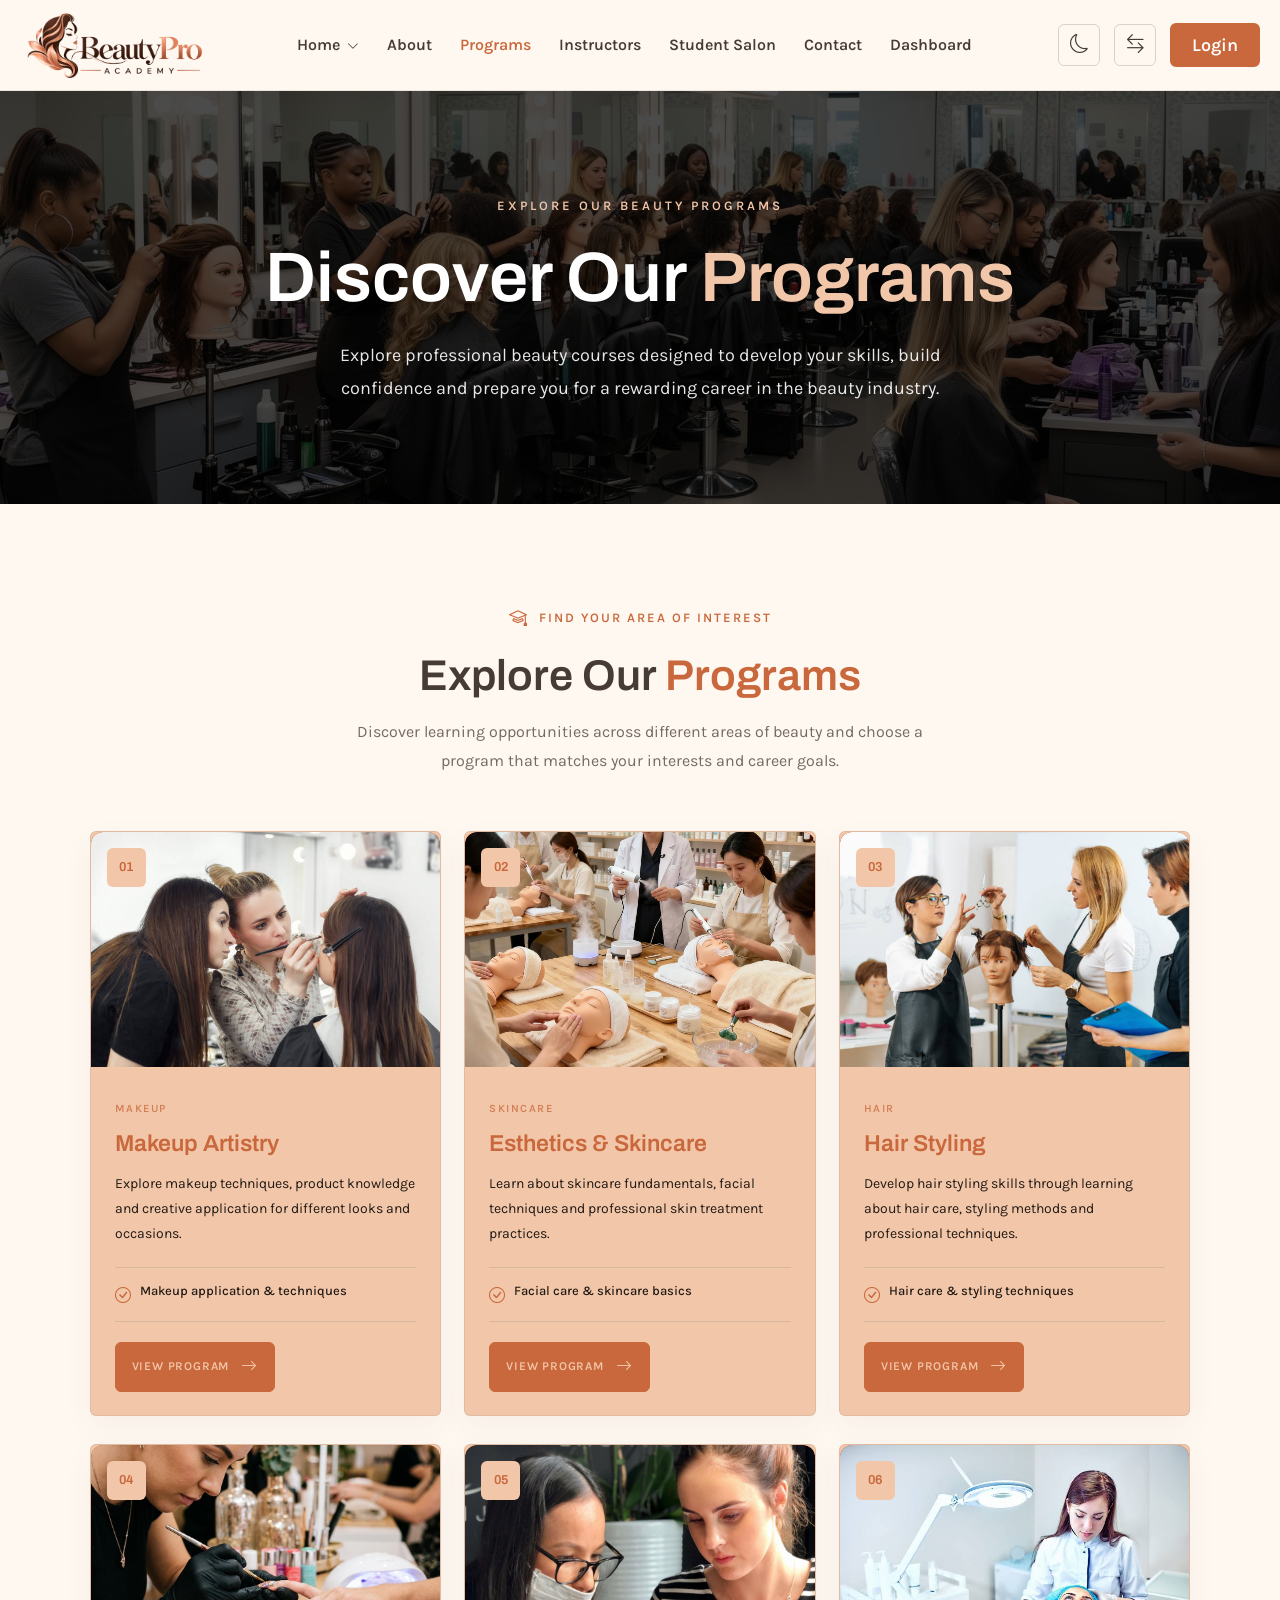
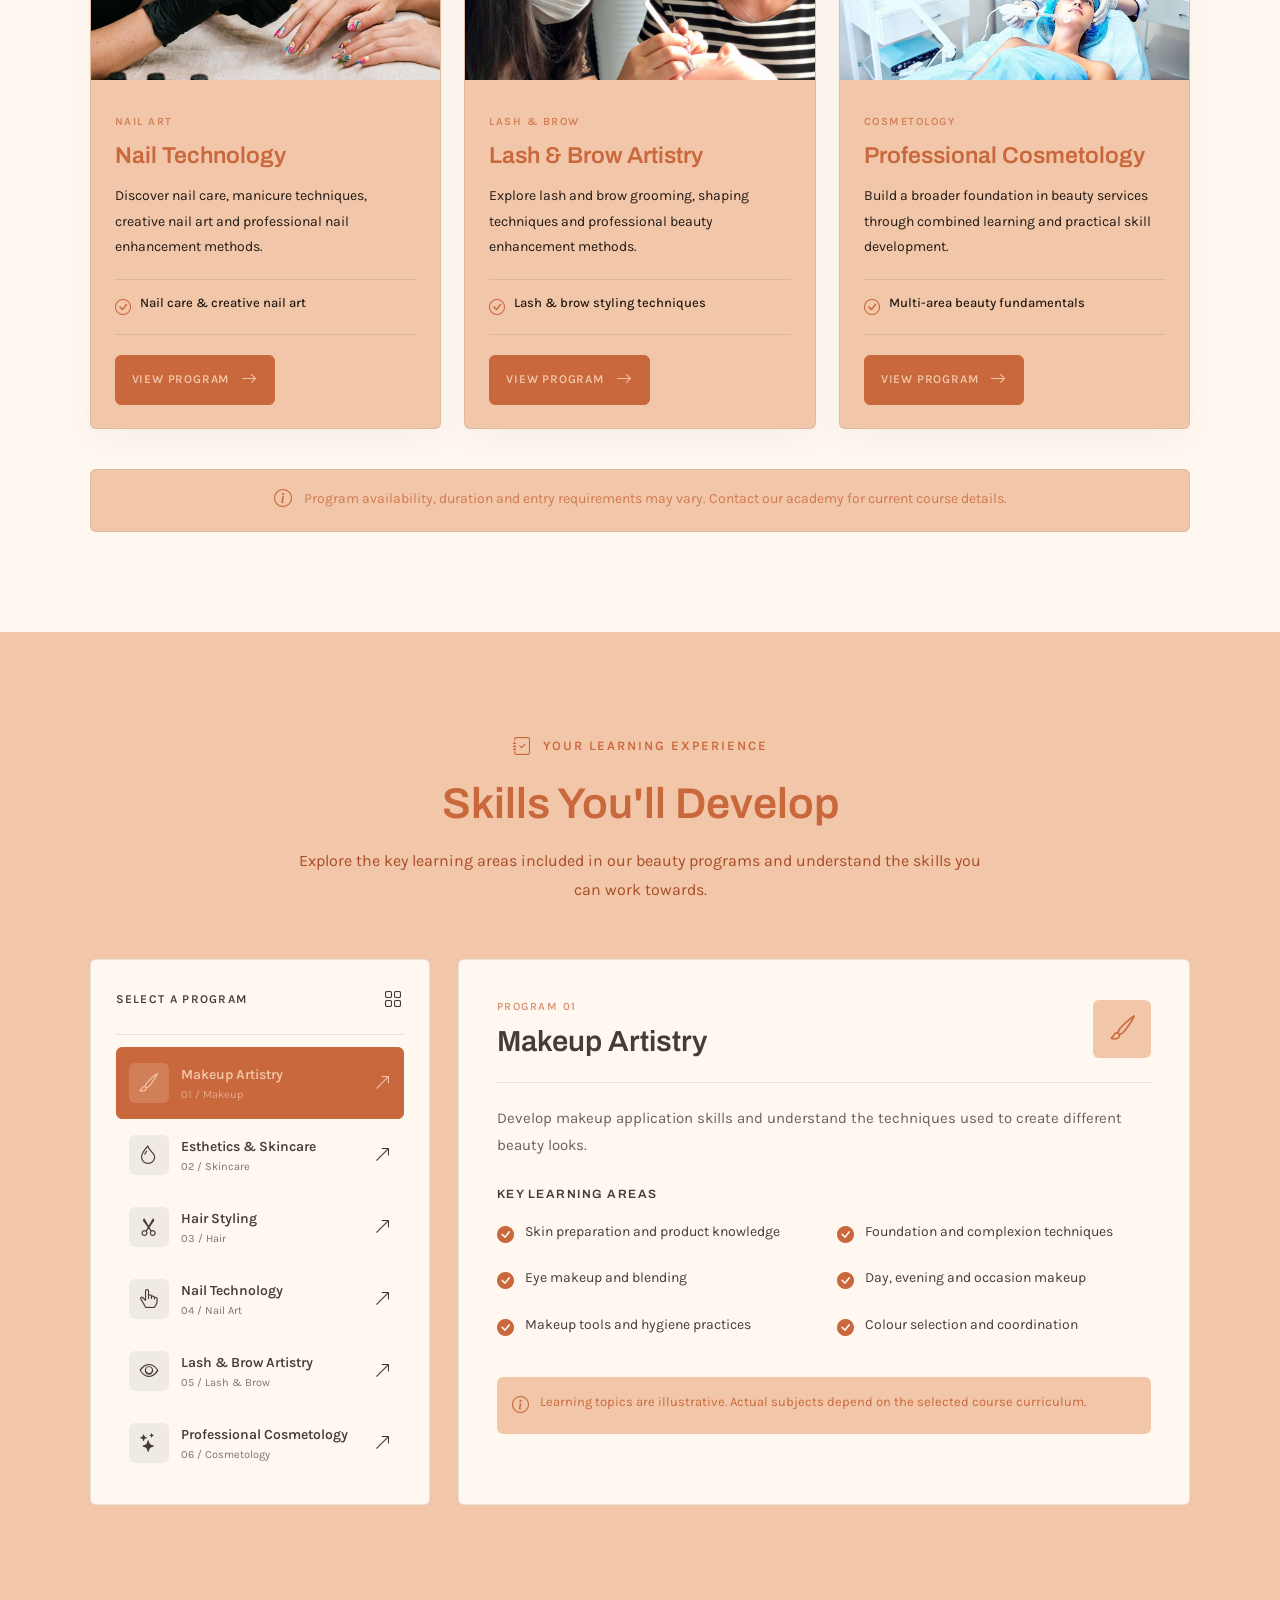
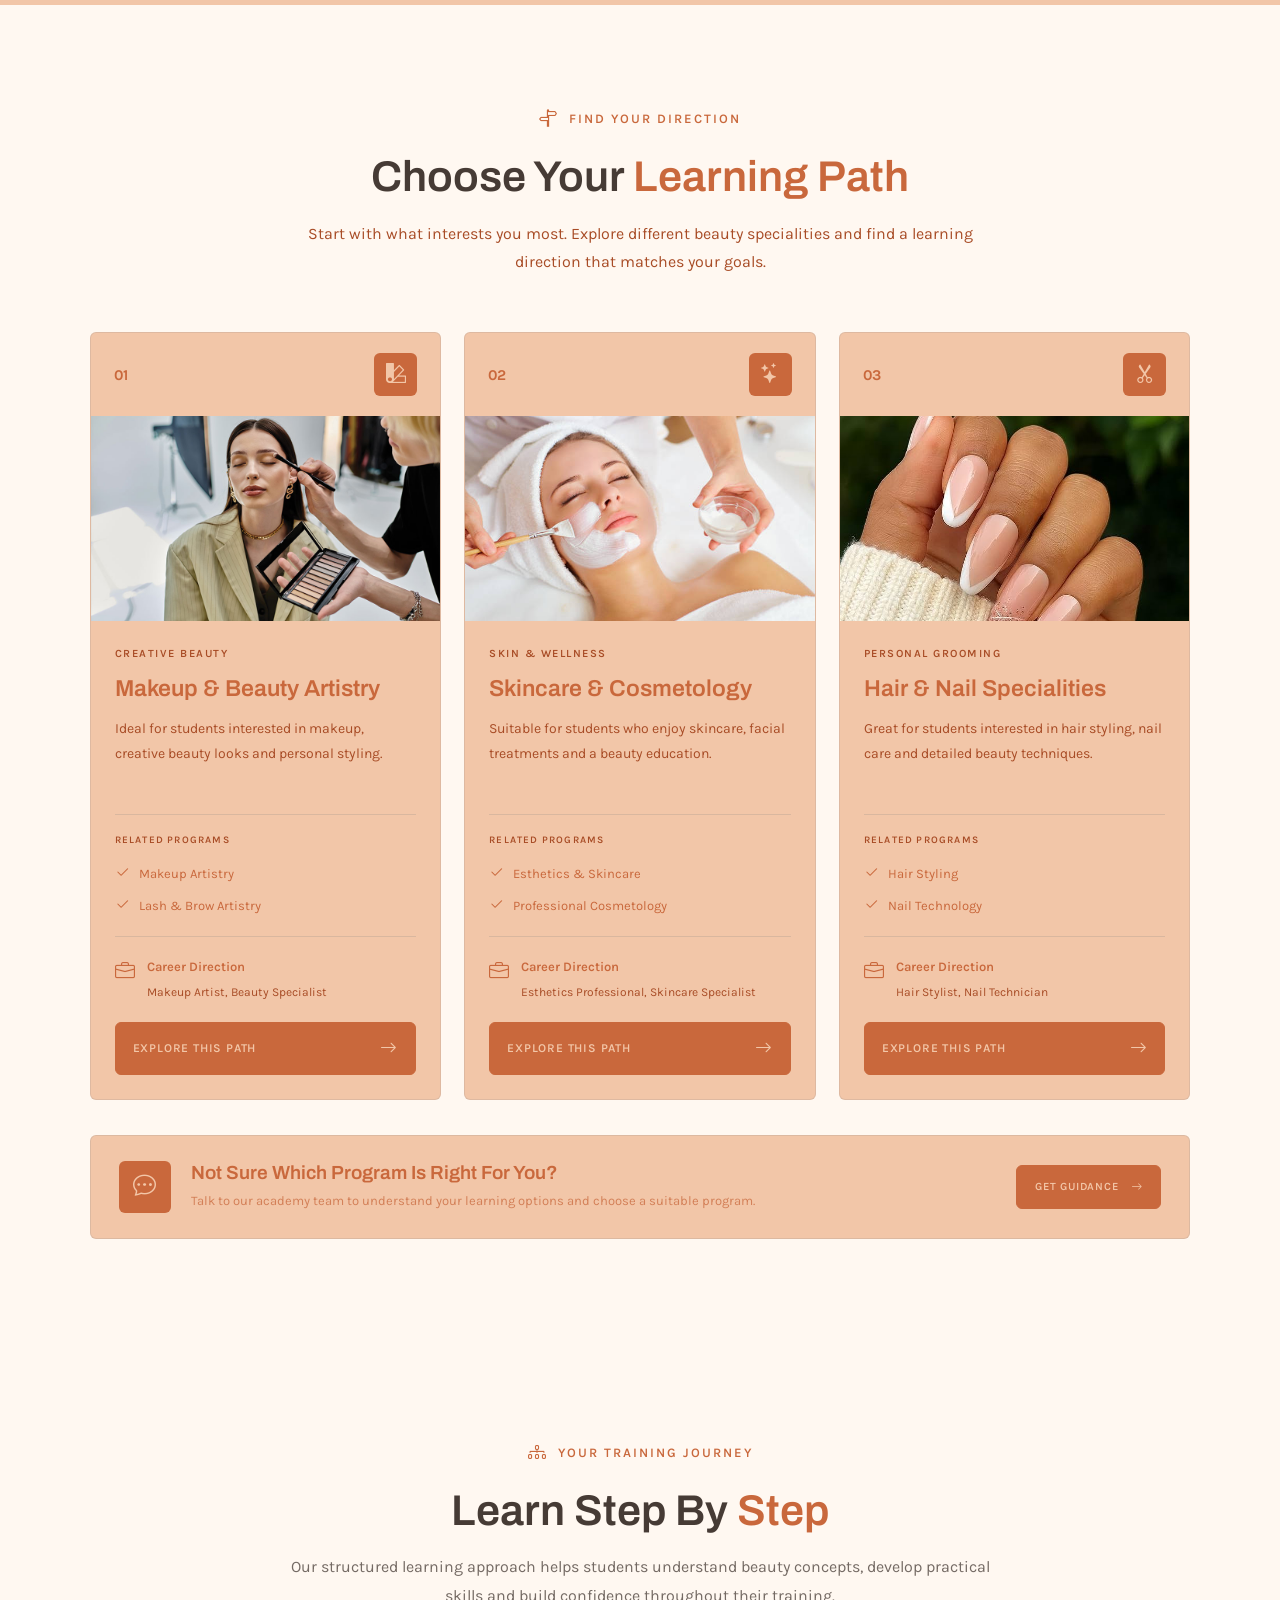
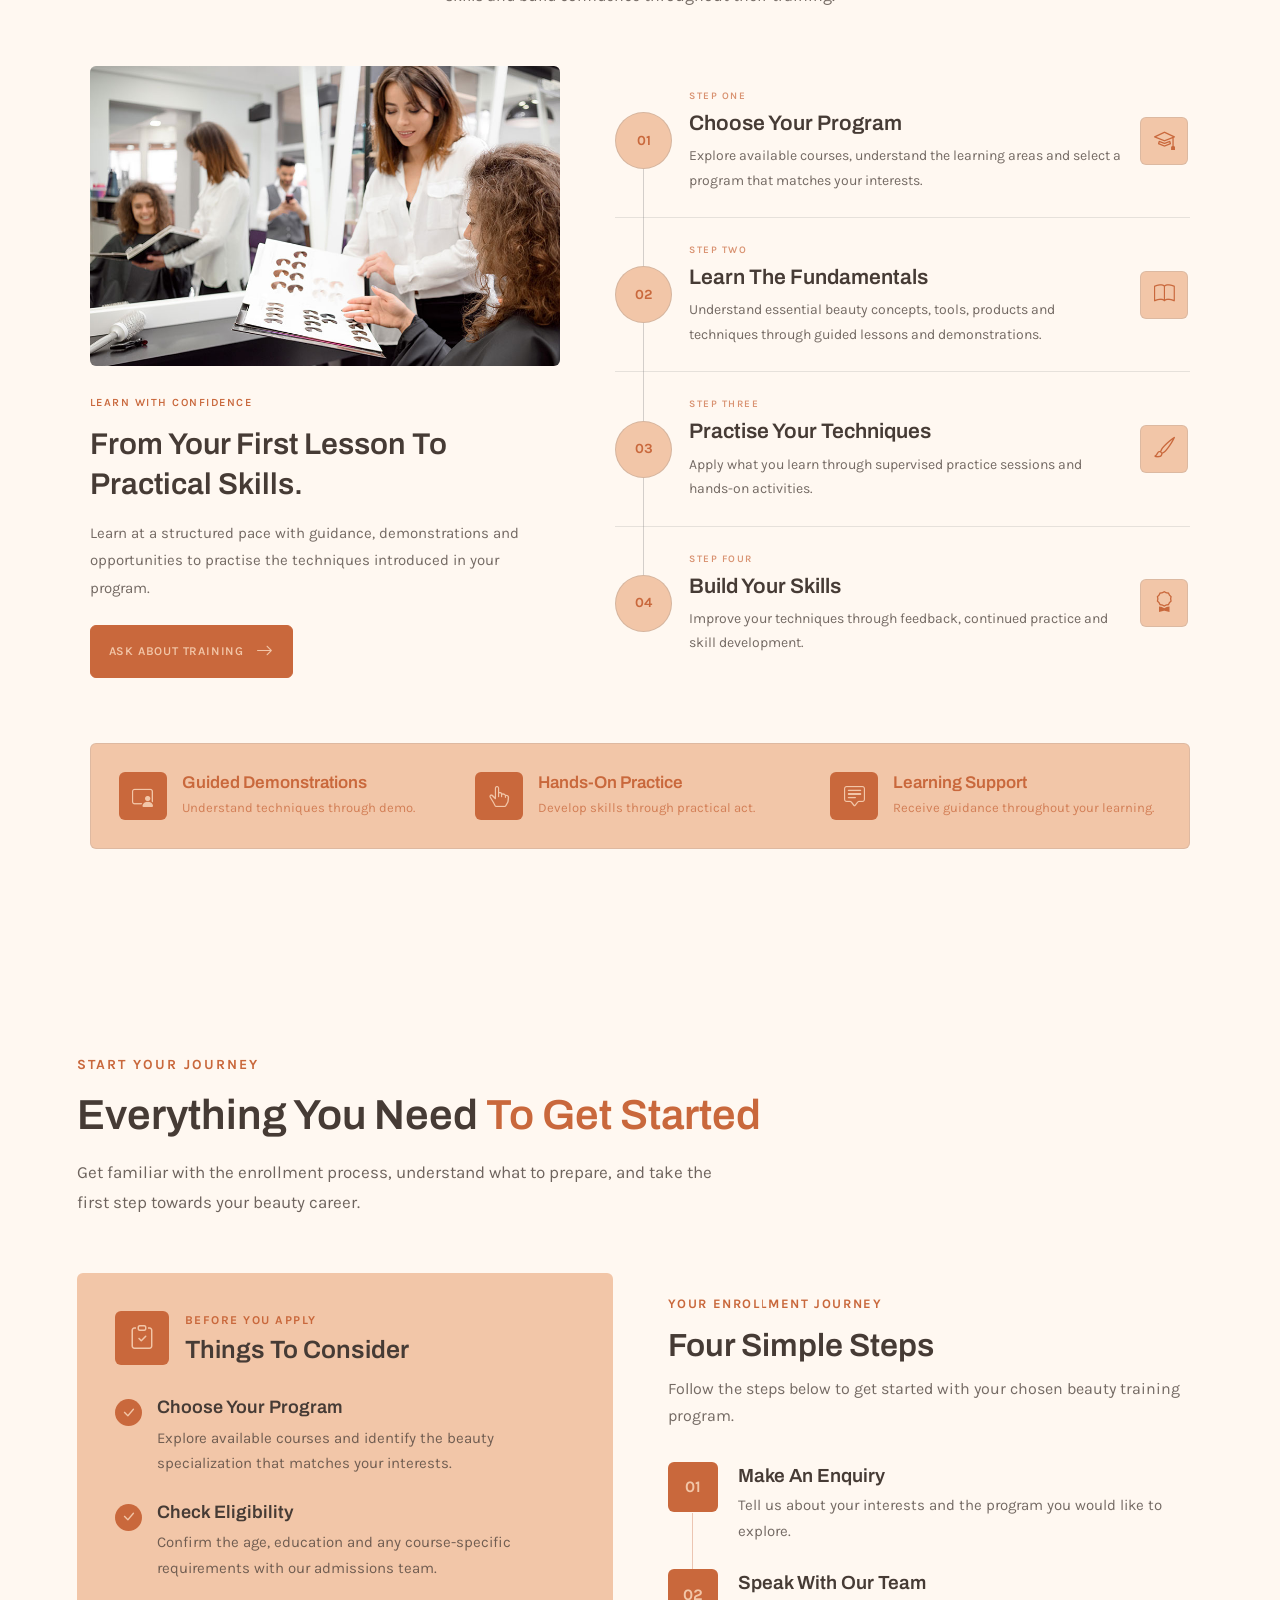
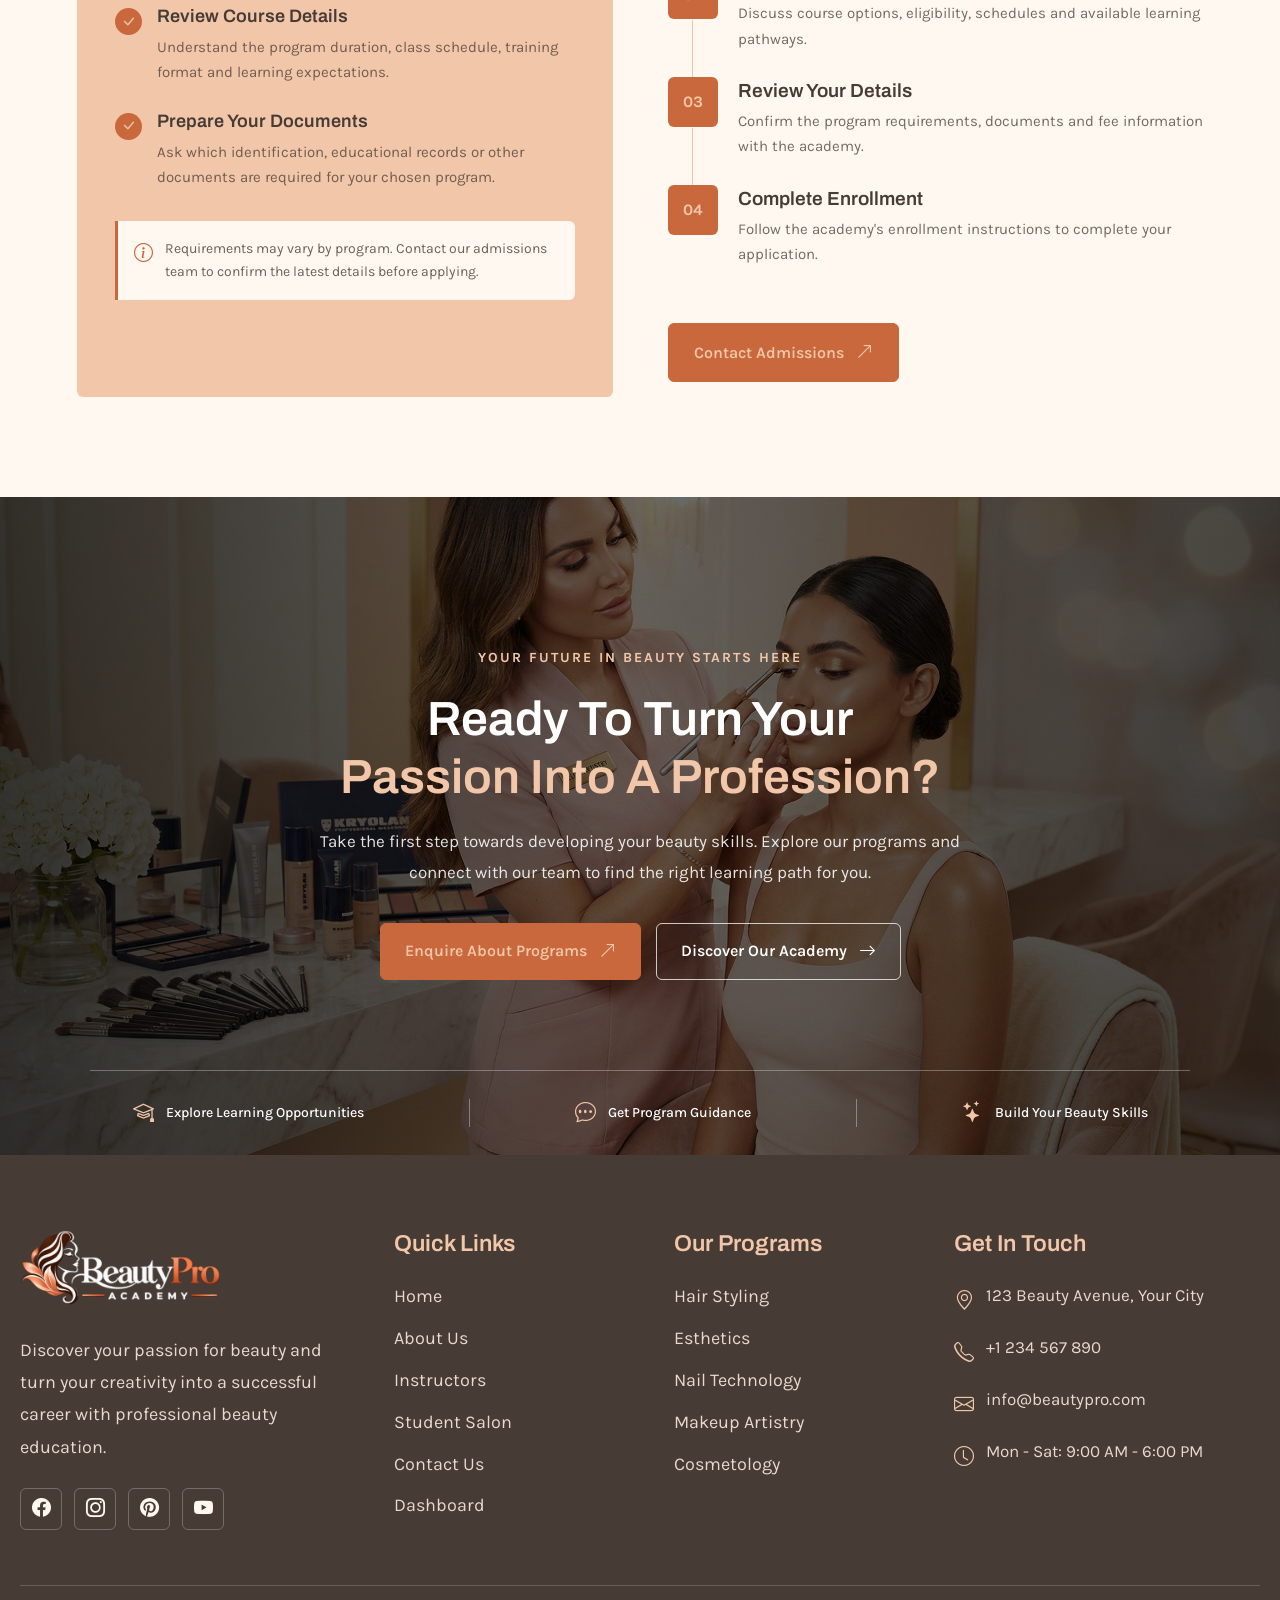
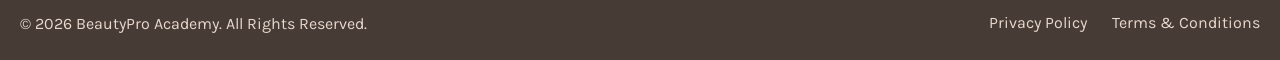
<file: programs.html>
<!DOCTYPE html>
<html lang="en">

<head>
    <meta charset="UTF-8">
    <meta name="viewport" content="width=device-width, initial-scale=1.0">

    <title>BeautyPro Academy</title>

    <meta name="description"
        content="Build your beauty career with BeautyPro Academy. Explore professional cosmetology, hair, esthetics and nail programs.">

    <!-- Google Fonts -->
    <link rel="preconnect" href="https://fonts.googleapis.com">
    <link rel="preconnect" href="https://fonts.gstatic.com" crossorigin>

    <!-- Favicon -->
    <link rel="icon" type="image/png" href="images/favicon.png">

    <link
        href="https://fonts.googleapis.com/css2?family=Archivo:wght@400;500;600;700&family=Karla:wght@400;500;600;700&display=swap"
        rel="stylesheet">

    <!-- Bootstrap Icons -->
    <link rel="stylesheet" href="https://cdn.jsdelivr.net/npm/bootstrap-icons@1.11.3/font/bootstrap-icons.min.css">

    <!-- Main CSS -->
    <link rel="stylesheet" href="css/style.css">

</head>

<body>

    <!-- ================================
     HEADER
================================ -->

    <header class="main-header">
        <div class="container">
            <div class="header-wrapper">

                <!-- LOGO -->
                <a href="index.html" class="header-logo">
                    <img src="images/logo.png" alt="BeautyPro Academy">
                </a>

                <!-- DESKTOP NAVIGATION -->
                <nav class="desktop-nav">
                    <ul class="nav-menu">

                        <li class="nav-item home-dropdown">
                            <a href="#" class="nav-link">
                                Home <i class="bi bi-chevron-down"></i>
                            </a>

                            <ul class="dropdown-menu">
                                <li><a href="index.html">Home 1</a></li>
                                <li><a href="home-2.html">Home 2</a></li>
                            </ul>
                        </li>

                        <li class="nav-item">
                            <a href="about.html" class="nav-link">About</a>
                        </li>

                        <li class="nav-item">
                            <a href="programs.html" class="nav-link">Programs</a>
                        </li>

                        <li class="nav-item">
                            <a href="instructors.html" class="nav-link">Instructors</a>
                        </li>

                        <li class="nav-item">
                            <a href="student-salon.html" class="nav-link">Student Salon</a>
                        </li>

                        <li class="nav-item">
                            <a href="contact.html" class="nav-link">Contact</a>
                        </li>

                        <li class="nav-item">
                            <a href="dashboard.html" class="nav-link">Dashboard</a>
                        </li>

                    </ul>
                </nav>

                <!-- DESKTOP ACTIONS -->
                <div class="header-actions">

                    <!-- DARK MODE -->
                    <button class="header-icon-btn theme-toggle" id="themeToggle" aria-label="Toggle dark mode">
                        <i class="bi bi-moon"></i>
                    </button>

                    <!-- RTL -->
                    <button class="header-icon-btn rtl-toggle" id="rtlToggle" aria-label="Toggle RTL">
                        <i class="bi bi-arrow-left-right"></i>

                    </button>

                    <!-- LOGIN -->
                    <a href="login.html" class="btn-primary header-login">
                        Login
                    </a>

                </div>

                <!-- MOBILE MENU TOGGLE -->
                <button class="menu-toggle" id="menuToggle" aria-label="Open navigation menu" aria-expanded="false">
                    <i class="bi bi-list"></i>
                </button>

            </div>
        </div>

        <!-- MOBILE NAVIGATION -->
        <div class="mobile-nav" id="mobileNav">

            <ul class="mobile-menu">

                <li class="mobile-home-dropdown">

                    <button class="mobile-home-btn">
                        Home <i class="bi bi-chevron-down"></i>
                    </button>

                    <ul class="mobile-dropdown">
                        <li><a href="index.html">Home 1</a></li>
                        <li><a href="home-2.html">Home 2</a></li>
                    </ul>

                </li>

                <li><a href="about.html">About</a></li>
                <li><a href="programs.html">Programs</a></li>
                <li><a href="instructors.html">Instructors</a></li>
                <li><a href="student-salon.html">Student Salon</a></li>
                <li><a href="contact.html">Contact</a></li>
                <li><a href="dashboard.html">Dashboard</a></li>

            </ul>

            <!-- MOBILE ACTIONS -->
            <div class="mobile-actions">

                <div class="mobile-toggle-group">

                    <button class="mobile-action-btn theme-toggle">
                        <i class="bi bi-moon"></i>
                        <span>Dark Mode</span>
                    </button>

                    <button class="mobile-action-btn rtl-toggle">
                        <i class="bi bi-arrow-left-right"></i>
                        <span>RTL Mode</span>
                    </button>

                </div>

                <a href="login.html" class="btn-primary mobile-login">
                    Login
                </a>

            </div>

        </div>

    </header>

    <section class="bp-about-hero">

        <!-- Background Image -->
        <div class="bp-about-hero-bg">
            <img src="images/programs-hero.jpg" alt="BeautyPro Academy Programs">
        </div>

        <!-- Overlay -->
        <div class="bp-about-hero-overlay"></div>

        <!-- Hero Content -->
        <div class="bp-about-hero-content">

            <span class="bp-about-hero-subtitle">
                EXPLORE OUR BEAUTY PROGRAMS
            </span>

            <h1>
                Discover Our <span>Programs</span>
            </h1>

            <p>
                Explore professional beauty courses designed to develop
                your skills, build confidence and prepare you for a
                rewarding career in the beauty industry.
            </p>

        </div>

    </section>

    <section class="bp-programs-explore">
        <div class="bp-programs-container">

            <!-- Section Heading -->
            <div class="bp-programs-heading">
                <span class="bp-programs-eyebrow">
                    <i class="bi bi-mortarboard"></i>
                    FIND YOUR AREA OF INTEREST
                </span>

                <h2>Explore Our <span>Programs</span></h2>

                <p>
                    Discover learning opportunities across different areas
                    of beauty and choose a program that matches your interests
                    and career goals.
                </p>
            </div>

            <!-- Program Cards -->
            <div class="bp-programs-grid">

                <!-- Card 1 -->
                <article class="bp-program-card">
                    <div class="bp-program-image">
                        <img src="images/program-makeup-1.jpg" alt="Makeup artistry program">

                        <span class="bp-program-number">01</span>
                    </div>

                    <div class="bp-program-content">
                        <span class="bp-program-category">MAKEUP</span>

                        <h3>Makeup Artistry</h3>

                        <p>
                            Explore makeup techniques, product knowledge
                            and creative application for different looks
                            and occasions.
                        </p>

                        <div class="bp-program-focus">
                            <i class="bi bi-check-circle"></i>
                            <span>Makeup application & techniques</span>
                        </div>

                        <a href="program-details.html" class="bp-program-link">
                            VIEW PROGRAM
                            <i class="bi bi-arrow-right"></i>
                        </a>
                    </div>
                </article>

                <!-- Card 2 -->
                <article class="bp-program-card">
                    <div class="bp-program-image">
                        <img src="images/program-skincare.jpg" alt="Skincare and esthetics program">

                        <span class="bp-program-number">02</span>
                    </div>

                    <div class="bp-program-content">
                        <span class="bp-program-category">SKINCARE</span>

                        <h3>Esthetics & Skincare</h3>

                        <p>
                            Learn about skincare fundamentals, facial
                            techniques and professional skin treatment
                            practices.
                        </p>

                        <div class="bp-program-focus">
                            <i class="bi bi-check-circle"></i>
                            <span>Facial care & skincare basics</span>
                        </div>

                        <a href="program-details.html" class="bp-program-link">
                            VIEW PROGRAM
                            <i class="bi bi-arrow-right"></i>
                        </a>
                    </div>
                </article>

                <!-- Card 3 -->
                <article class="bp-program-card">
                    <div class="bp-program-image">
                        <img src="images/program-hair-1.jpg" alt="Hair styling program">

                        <span class="bp-program-number">03</span>
                    </div>

                    <div class="bp-program-content">
                        <span class="bp-program-category">HAIR</span>

                        <h3>Hair Styling</h3>

                        <p>
                            Develop hair styling skills through learning
                            about hair care, styling methods and
                            professional techniques.
                        </p>

                        <div class="bp-program-focus">
                            <i class="bi bi-check-circle"></i>
                            <span>Hair care & styling techniques</span>
                        </div>

                        <a href="program-details.html" class="bp-program-link">
                            VIEW PROGRAM
                            <i class="bi bi-arrow-right"></i>
                        </a>
                    </div>
                </article>

                <!-- Card 4 -->
                <article class="bp-program-card">
                    <div class="bp-program-image">
                        <img src="images/program-nails.jpg" alt="Nail technology program">

                        <span class="bp-program-number">04</span>
                    </div>

                    <div class="bp-program-content">
                        <span class="bp-program-category">NAIL ART</span>

                        <h3>Nail Technology</h3>

                        <p>
                            Discover nail care, manicure techniques,
                            creative nail art and professional nail enhancement
                            methods.
                        </p>

                        <div class="bp-program-focus">
                            <i class="bi bi-check-circle"></i>
                            <span>Nail care & creative nail art</span>
                        </div>

                        <a href="program-details.html" class="bp-program-link">
                            VIEW PROGRAM
                            <i class="bi bi-arrow-right"></i>
                        </a>
                    </div>
                </article>

                <!-- Card 5 -->
                <article class="bp-program-card">
                    <div class="bp-program-image">
                        <img src="images/program-lashes.jpg" alt="Lash and brow artistry program">

                        <span class="bp-program-number">05</span>
                    </div>

                    <div class="bp-program-content">
                        <span class="bp-program-category">LASH & BROW</span>

                        <h3>Lash & Brow Artistry</h3>

                        <p>
                            Explore lash and brow grooming, shaping
                            techniques and professional beauty
                            enhancement methods.
                        </p>

                        <div class="bp-program-focus">
                            <i class="bi bi-check-circle"></i>
                            <span>Lash & brow styling techniques</span>
                        </div>

                        <a href="program-details.html" class="bp-program-link">
                            VIEW PROGRAM
                            <i class="bi bi-arrow-right"></i>
                        </a>
                    </div>
                </article>

                <!-- Card 6 -->
                <article class="bp-program-card">
                    <div class="bp-program-image">
                        <img src="images/program-cosmetology.jpg" alt="Cosmetology training program">

                        <span class="bp-program-number">06</span>
                    </div>

                    <div class="bp-program-content">
                        <span class="bp-program-category">COSMETOLOGY</span>

                        <h3>Professional Cosmetology</h3>

                        <p>
                            Build a broader foundation in beauty services
                            through combined learning and practical
                            skill development.
                        </p>

                        <div class="bp-program-focus">
                            <i class="bi bi-check-circle"></i>
                            <span>Multi-area beauty fundamentals</span>
                        </div>

                        <a href="program-details.html" class="bp-program-link">
                            VIEW PROGRAM
                            <i class="bi bi-arrow-right"></i>
                        </a>
                    </div>
                </article>

            </div>

            <!-- Bottom Note -->
            <div class="bp-programs-bottom">
                <i class="bi bi-info-circle"></i>
                <p>
                    Program availability, duration and entry requirements
                    may vary. Contact our academy for current course details.
                </p>
            </div>

        </div>
    </section>

    <section class="bp-program-learning">
        <div class="bp-program-learning-container">

            <div class="bp-program-learning-heading">
                <span class="bp-program-learning-eyebrow">
                    <i class="bi bi-journal-check"></i>
                    YOUR LEARNING EXPERIENCE
                </span>

                <h2>Skills You'll <span>Develop</span></h2>

                <p>
                    Explore the key learning areas included in our beauty
                    programs and understand the skills you can work towards.
                </p>
            </div>

            <div class="bp-program-learning-layout">

                <!-- Left Program Selection -->
                <div class="bp-learning-selector">

                    <div class="bp-learning-selector-title">
                        <span>SELECT A PROGRAM</span>
                        <i class="bi bi-grid"></i>
                    </div>

                    <button class="bp-learning-tab active" type="button" data-program="makeup">
                        <span class="bp-learning-tab-icon">
                            <i class="bi bi-brush"></i>
                        </span>
                        <span class="bp-learning-tab-text">
                            <strong>Makeup Artistry</strong>
                            <small>01 / Makeup</small>
                        </span>
                        <i class="bi bi-arrow-up-right bp-learning-tab-arrow"></i>
                    </button>

                    <button class="bp-learning-tab" type="button" data-program="skincare">
                        <span class="bp-learning-tab-icon">
                            <i class="bi bi-droplet"></i>
                        </span>
                        <span class="bp-learning-tab-text">
                            <strong>Esthetics & Skincare</strong>
                            <small>02 / Skincare</small>
                        </span>
                        <i class="bi bi-arrow-up-right bp-learning-tab-arrow"></i>
                    </button>

                    <button class="bp-learning-tab" type="button" data-program="hair">
                        <span class="bp-learning-tab-icon">
                            <i class="bi bi-scissors"></i>
                        </span>
                        <span class="bp-learning-tab-text">
                            <strong>Hair Styling</strong>
                            <small>03 / Hair</small>
                        </span>
                        <i class="bi bi-arrow-up-right bp-learning-tab-arrow"></i>
                    </button>

                    <button class="bp-learning-tab" type="button" data-program="nails">
                        <span class="bp-learning-tab-icon">
                            <i class="bi bi-hand-index-thumb"></i>
                        </span>
                        <span class="bp-learning-tab-text">
                            <strong>Nail Technology</strong>
                            <small>04 / Nail Art</small>
                        </span>
                        <i class="bi bi-arrow-up-right bp-learning-tab-arrow"></i>
                    </button>

                    <button class="bp-learning-tab" type="button" data-program="lashes">
                        <span class="bp-learning-tab-icon">
                            <i class="bi bi-eye"></i>
                        </span>
                        <span class="bp-learning-tab-text">
                            <strong>Lash & Brow Artistry</strong>
                            <small>05 / Lash & Brow</small>
                        </span>
                        <i class="bi bi-arrow-up-right bp-learning-tab-arrow"></i>
                    </button>

                    <button class="bp-learning-tab" type="button" data-program="cosmetology">
                        <span class="bp-learning-tab-icon">
                            <i class="bi bi-stars"></i>
                        </span>
                        <span class="bp-learning-tab-text">
                            <strong>Professional Cosmetology</strong>
                            <small>06 / Cosmetology</small>
                        </span>
                        <i class="bi bi-arrow-up-right bp-learning-tab-arrow"></i>
                    </button>

                </div>

                <!-- Right Learning Details -->
                <div class="bp-learning-details">

                    <!-- Makeup -->
                    <div class="bp-learning-panel active" data-panel="makeup">

                        <div class="bp-learning-panel-top">
                            <div>
                                <span class="bp-learning-panel-label">
                                    PROGRAM 01
                                </span>
                                <h3>Makeup Artistry</h3>
                            </div>
                            <span class="bp-learning-panel-icon">
                                <i class="bi bi-brush"></i>
                            </span>
                        </div>

                        <p class="bp-learning-panel-description">
                            Develop makeup application skills and understand
                            the techniques used to create different beauty looks.
                        </p>

                        <h4>KEY LEARNING AREAS</h4>

                        <div class="bp-learning-topics">
                            <div><i class="bi bi-check-circle-fill"></i> Skin preparation and product knowledge</div>
                            <div><i class="bi bi-check-circle-fill"></i> Foundation and complexion techniques</div>
                            <div><i class="bi bi-check-circle-fill"></i> Eye makeup and blending</div>
                            <div><i class="bi bi-check-circle-fill"></i> Day, evening and occasion makeup</div>
                            <div><i class="bi bi-check-circle-fill"></i> Makeup tools and hygiene practices</div>
                            <div><i class="bi bi-check-circle-fill"></i> Colour selection and coordination</div>
                        </div>

                    </div>

                    <!-- Skincare -->
                    <div class="bp-learning-panel" data-panel="skincare">

                        <div class="bp-learning-panel-top">
                            <div>
                                <span class="bp-learning-panel-label">PROGRAM 02</span>
                                <h3>Esthetics & Skincare</h3>
                            </div>
                            <span class="bp-learning-panel-icon">
                                <i class="bi bi-droplet"></i>
                            </span>
                        </div>

                        <p class="bp-learning-panel-description">
                            Understand skincare fundamentals and learn
                            professional facial care techniques.
                        </p>

                        <h4>KEY LEARNING AREAS</h4>

                        <div class="bp-learning-topics">
                            <div><i class="bi bi-check-circle-fill"></i> Skin types and basic skin analysis</div>
                            <div><i class="bi bi-check-circle-fill"></i> Cleansing and exfoliation methods</div>
                            <div><i class="bi bi-check-circle-fill"></i> Facial massage techniques</div>
                            <div><i class="bi bi-check-circle-fill"></i> Skincare product knowledge</div>
                            <div><i class="bi bi-check-circle-fill"></i> Facial treatment procedures</div>
                            <div><i class="bi bi-check-circle-fill"></i> Hygiene and client care</div>
                        </div>

                    </div>

                    <!-- Hair -->
                    <div class="bp-learning-panel" data-panel="hair">

                        <div class="bp-learning-panel-top">
                            <div>
                                <span class="bp-learning-panel-label">PROGRAM 03</span>
                                <h3>Hair Styling</h3>
                            </div>
                            <span class="bp-learning-panel-icon">
                                <i class="bi bi-scissors"></i>
                            </span>
                        </div>

                        <p class="bp-learning-panel-description">
                            Build foundational hair care and styling
                            skills through practical learning.
                        </p>

                        <h4>KEY LEARNING AREAS</h4>

                        <div class="bp-learning-topics">
                            <div><i class="bi bi-check-circle-fill"></i> Hair types and hair care basics</div>
                            <div><i class="bi bi-check-circle-fill"></i> Hair washing and conditioning</div>
                            <div><i class="bi bi-check-circle-fill"></i> Blow-drying techniques</div>
                            <div><i class="bi bi-check-circle-fill"></i> Hair styling and finishing</div>
                            <div><i class="bi bi-check-circle-fill"></i> Curling and straightening methods</div>
                            <div><i class="bi bi-check-circle-fill"></i> Hair tools and safety practices</div>
                        </div>

                    </div>

                    <!-- Nails -->
                    <div class="bp-learning-panel" data-panel="nails">

                        <div class="bp-learning-panel-top">
                            <div>
                                <span class="bp-learning-panel-label">PROGRAM 04</span>
                                <h3>Nail Technology</h3>
                            </div>
                            <span class="bp-learning-panel-icon">
                                <i class="bi bi-hand-index-thumb"></i>
                            </span>
                        </div>

                        <p class="bp-learning-panel-description">
                            Explore nail care fundamentals, manicure
                            techniques and creative nail design.
                        </p>

                        <h4>KEY LEARNING AREAS</h4>

                        <div class="bp-learning-topics">
                            <div><i class="bi bi-check-circle-fill"></i> Nail anatomy and nail health basics</div>
                            <div><i class="bi bi-check-circle-fill"></i> Manicure procedures</div>
                            <div><i class="bi bi-check-circle-fill"></i> Nail shaping and filing</div>
                            <div><i class="bi bi-check-circle-fill"></i> Nail polish application</div>
                            <div><i class="bi bi-check-circle-fill"></i> Nail art and creative designs</div>
                            <div><i class="bi bi-check-circle-fill"></i> Nail hygiene and sanitation</div>
                        </div>

                    </div>

                    <!-- Lashes -->
                    <div class="bp-learning-panel" data-panel="lashes">

                        <div class="bp-learning-panel-top">
                            <div>
                                <span class="bp-learning-panel-label">PROGRAM 05</span>
                                <h3>Lash & Brow Artistry</h3>
                            </div>
                            <span class="bp-learning-panel-icon">
                                <i class="bi bi-eye"></i>
                            </span>
                        </div>

                        <p class="bp-learning-panel-description">
                            Learn the fundamentals of lash and brow grooming
                            and professional beauty enhancement.
                        </p>

                        <h4>KEY LEARNING AREAS</h4>

                        <div class="bp-learning-topics">
                            <div><i class="bi bi-check-circle-fill"></i> Eyebrow shaping and grooming</div>
                            <div><i class="bi bi-check-circle-fill"></i> Brow mapping fundamentals</div>
                            <div><i class="bi bi-check-circle-fill"></i> Lash application basics</div>
                            <div><i class="bi bi-check-circle-fill"></i> Lash and brow styling</div>
                            <div><i class="bi bi-check-circle-fill"></i> Product and tool knowledge</div>
                            <div><i class="bi bi-check-circle-fill"></i> Hygiene and client safety</div>
                        </div>

                    </div>

                    <!-- Cosmetology -->
                    <div class="bp-learning-panel" data-panel="cosmetology">

                        <div class="bp-learning-panel-top">
                            <div>
                                <span class="bp-learning-panel-label">PROGRAM 06</span>
                                <h3>Professional Cosmetology</h3>
                            </div>
                            <span class="bp-learning-panel-icon">
                                <i class="bi bi-stars"></i>
                            </span>
                        </div>

                        <p class="bp-learning-panel-description">
                            Explore multiple areas of beauty education
                            and develop a broader foundation of professional skills.
                        </p>

                        <h4>KEY LEARNING AREAS</h4>

                        <div class="bp-learning-topics">
                            <div><i class="bi bi-check-circle-fill"></i> Beauty and cosmetology fundamentals</div>
                            <div><i class="bi bi-check-circle-fill"></i> Basic skincare techniques</div>
                            <div><i class="bi bi-check-circle-fill"></i> Makeup application fundamentals</div>
                            <div><i class="bi bi-check-circle-fill"></i> Hair care and styling basics</div>
                            <div><i class="bi bi-check-circle-fill"></i> Nail care fundamentals</div>
                            <div><i class="bi bi-check-circle-fill"></i> Professional hygiene and client care</div>
                        </div>

                    </div>

                    <div class="bp-learning-panel-footer">
                        <i class="bi bi-info-circle"></i>
                        <p>
                            Learning topics are illustrative. Actual subjects
                            depend on the selected course curriculum.
                        </p>
                    </div>

                </div>

            </div>
        </div>
    </section>

    <section class="bp-program-path">
        <div class="bp-program-path-container">

            <!-- Heading -->
            <div class="bp-program-path-heading">
                <span class="bp-program-path-eyebrow">
                    <i class="bi bi-signpost-split"></i>
                    FIND YOUR DIRECTION
                </span>

                <h2>Choose Your <span>Learning Path</span></h2>

                <p>
                    Start with what interests you most. Explore different
                    beauty specialities and find a learning direction
                    that matches your goals.
                </p>
            </div>

            <!-- Pathway Cards -->
            <div class="bp-program-path-grid">

                <!-- Path 1 -->
                <article class="bp-path-card">
                    <div class="bp-path-card-top">
                        <span class="bp-path-number">01</span>
                        <span class="bp-path-icon">
                            <i class="bi bi-palette2"></i>
                        </span>
                    </div>

                    <div class="bp-path-image">
                        <img src="images/path-makeup.jpg" alt="Makeup and beauty artistry">
                    </div>

                    <div class="bp-path-content">
                        <span class="bp-path-category">CREATIVE BEAUTY</span>

                        <h3>Makeup & Beauty Artistry</h3>

                        <p>
                            Ideal for students interested in makeup,
                            creative beauty looks and personal styling.
                        </p>

                        <div class="bp-path-programs">
                            <span>RELATED PROGRAMS</span>

                            <ul>
                                <li>
                                    <i class="bi bi-check2"></i>
                                    Makeup Artistry
                                </li>
                                <li>
                                    <i class="bi bi-check2"></i>
                                    Lash & Brow Artistry
                                </li>
                            </ul>
                        </div>

                        <div class="bp-path-career">
                            <i class="bi bi-briefcase"></i>
                            <div>
                                <strong>Career Direction</strong>
                                <span>Makeup Artist, Beauty Specialist</span>
                            </div>
                        </div>

                        <a href="program-details.html" class="bp-path-button">
                            EXPLORE THIS PATH
                            <i class="bi bi-arrow-right"></i>
                        </a>
                    </div>
                </article>

                <!-- Path 2 -->
                <article class="bp-path-card bp-path-card-featured">
                    <div class="bp-path-card-top">
                        <span class="bp-path-number">02</span>
                        <span class="bp-path-icon">
                            <i class="bi bi-stars"></i>
                        </span>
                    </div>

                    <div class="bp-path-image">
                        <img src="images/path-skincare.jpg" alt="Skincare and cosmetology training">
                    </div>

                    <div class="bp-path-content">
                        <span class="bp-path-category">SKIN & WELLNESS</span>

                        <h3>Skincare & Cosmetology</h3>

                        <p>
                            Suitable for students who enjoy skincare,
                            facial treatments and a beauty education.
                        </p>

                        <div class="bp-path-programs">
                            <span>RELATED PROGRAMS</span>

                            <ul>
                                <li>
                                    <i class="bi bi-check2"></i>
                                    Esthetics & Skincare
                                </li>
                                <li>
                                    <i class="bi bi-check2"></i>
                                    Professional Cosmetology
                                </li>
                            </ul>
                        </div>

                        <div class="bp-path-career">
                            <i class="bi bi-briefcase"></i>
                            <div>
                                <strong>Career Direction</strong>
                                <span>Esthetics Professional, Skincare Specialist</span>
                            </div>
                        </div>

                        <a href="program-details.html" class="bp-path-button">
                            EXPLORE THIS PATH
                            <i class="bi bi-arrow-right"></i>
                        </a>
                    </div>
                </article>

                <!-- Path 3 -->
                <article class="bp-path-card">
                    <div class="bp-path-card-top">
                        <span class="bp-path-number">03</span>
                        <span class="bp-path-icon">
                            <i class="bi bi-scissors"></i>
                        </span>
                    </div>

                    <div class="bp-path-image">
                        <img src="images/path-hair-nails.jpg" alt="Hair styling and nail artistry">
                    </div>

                    <div class="bp-path-content">
                        <span class="bp-path-category">PERSONAL GROOMING</span>

                        <h3>Hair & Nail Specialities</h3>

                        <p>
                            Great for students interested in hair styling,
                            nail care and detailed beauty techniques.
                        </p>

                        <div class="bp-path-programs">
                            <span>RELATED PROGRAMS</span>

                            <ul>
                                <li>
                                    <i class="bi bi-check2"></i>
                                    Hair Styling
                                </li>
                                <li>
                                    <i class="bi bi-check2"></i>
                                    Nail Technology
                                </li>
                            </ul>
                        </div>

                        <div class="bp-path-career">
                            <i class="bi bi-briefcase"></i>
                            <div>
                                <strong>Career Direction</strong>
                                <span>Hair Stylist, Nail Technician</span>
                            </div>
                        </div>

                        <a href="program-details.html" class="bp-path-button">
                            EXPLORE THIS PATH
                            <i class="bi bi-arrow-right"></i>
                        </a>
                    </div>
                </article>

            </div>

            <!-- Help Strip -->
            <div class="bp-path-help">
                <div class="bp-path-help-icon">
                    <i class="bi bi-chat-dots"></i>
                </div>

                <div class="bp-path-help-text">
                    <h3>Not Sure Which Program Is Right For You?</h3>
                    <p>
                        Talk to our academy team to understand your learning
                        options and choose a suitable program.
                    </p>
                </div>

                <a href="contact.html" class="bp-path-help-button">
                    GET GUIDANCE
                    <i class="bi bi-arrow-right"></i>
                </a>
            </div>

        </div>
    </section>

    <section class="bp-training-process">
        <div class="bp-training-container">

            <!-- Heading -->
            <div class="bp-training-heading">
                <span class="bp-training-eyebrow">
                    <i class="bi bi-diagram-3"></i>
                    YOUR TRAINING JOURNEY
                </span>

                <h2>Learn Step By <span>Step</span></h2>

                <p>
                    Our structured learning approach helps students
                    understand beauty concepts, develop practical skills
                    and build confidence throughout their training.
                </p>
            </div>

            <div class="bp-training-layout">

                <!-- Left Introduction -->
                <div class="bp-training-intro">

                    <div class="bp-training-intro-image">
                        <img src="images/program-training.jpg" alt="Beauty students during practical training">
                    </div>

                    <div class="bp-training-intro-content">
                        <span>LEARN WITH CONFIDENCE</span>

                        <h3>
                            From Your First Lesson
                            To Practical Skills.
                        </h3>

                        <p>
                            Learn at a structured pace with guidance,
                            demonstrations and opportunities to practise
                            the techniques introduced in your program.
                        </p>

                        <a href="contact.html" class="bp-training-contact">
                            ASK ABOUT TRAINING
                            <i class="bi bi-arrow-right"></i>
                        </a>
                    </div>

                </div>

                <!-- Right Process Steps -->
                <div class="bp-training-steps">

                    <!-- Step 1 -->
                    <div class="bp-training-step">
                        <div class="bp-training-step-number">
                            <span>01</span>
                        </div>

                        <div class="bp-training-step-content">
                            <span class="bp-training-step-label">
                                STEP ONE
                            </span>

                            <h3>Choose Your Program</h3>

                            <p>
                                Explore available courses, understand
                                the learning areas and select a program
                                that matches your interests.
                            </p>
                        </div>

                        <div class="bp-training-step-icon">
                            <i class="bi bi-mortarboard"></i>
                        </div>
                    </div>

                    <!-- Step 2 -->
                    <div class="bp-training-step">
                        <div class="bp-training-step-number">
                            <span>02</span>
                        </div>

                        <div class="bp-training-step-content">
                            <span class="bp-training-step-label">
                                STEP TWO
                            </span>

                            <h3>Learn The Fundamentals</h3>

                            <p>
                                Understand essential beauty concepts,
                                tools, products and techniques through
                                guided lessons and demonstrations.
                            </p>
                        </div>

                        <div class="bp-training-step-icon">
                            <i class="bi bi-book"></i>
                        </div>
                    </div>

                    <!-- Step 3 -->
                    <div class="bp-training-step">
                        <div class="bp-training-step-number">
                            <span>03</span>
                        </div>

                        <div class="bp-training-step-content">
                            <span class="bp-training-step-label">
                                STEP THREE
                            </span>

                            <h3>Practise Your Techniques</h3>

                            <p>
                                Apply what you learn through supervised
                                practice sessions and hands-on activities.
                            </p>
                        </div>

                        <div class="bp-training-step-icon">
                            <i class="bi bi-brush"></i>
                        </div>
                    </div>

                    <!-- Step 4 -->
                    <div class="bp-training-step">
                        <div class="bp-training-step-number">
                            <span>04</span>
                        </div>

                        <div class="bp-training-step-content">
                            <span class="bp-training-step-label">
                                STEP FOUR
                            </span>

                            <h3>Build Your Skills</h3>

                            <p>
                                Improve your techniques through feedback,
                                continued practice and skill development.
                            </p>
                        </div>

                        <div class="bp-training-step-icon">
                            <i class="bi bi-award"></i>
                        </div>
                    </div>

                </div>
            </div>

            <!-- Training Highlights -->
            <div class="bp-training-highlights">

                <div class="bp-training-highlight">
                    <i class="bi bi-person-video3"></i>
                    <div>
                        <h4>Guided Demonstrations</h4>
                        <p>Understand techniques through demo.</p>
                    </div>
                </div>

                <div class="bp-training-highlight">
                    <i class="bi bi-hand-index-thumb"></i>
                    <div>
                        <h4>Hands-On Practice</h4>
                        <p>Develop skills through practical act.</p>
                    </div>
                </div>

                <div class="bp-training-highlight">
                    <i class="bi bi-chat-square-text"></i>
                    <div>
                        <h4>Learning Support</h4>
                        <p>Receive guidance throughout your learning.</p>
                    </div>
                </div>

            </div>

        </div>
    </section>

    <!-- PROGRAM REQUIREMENTS & ENROLLMENT SECTION -->
    <section class="bp-enrollment-section" id="enrollment">

        <div class="bp-enrollment-container">

            <!-- Section Heading -->
            <div class="bp-enrollment-heading">
                <span class="bp-enrollment-eyebrow">START YOUR JOURNEY</span>
                <h2>Everything You Need <span>To Get Started</span></h2>
                <p>
                    Get familiar with the enrollment process, understand what to prepare,
                    and take the first step towards your beauty career.
                </p>
            </div>

            <!-- Main Content -->
            <div class="bp-enrollment-content">

                <!-- Left Requirements -->
                <div class="bp-enrollment-requirements">

                    <div class="bp-enrollment-block-title">
                        <span class="bp-enrollment-icon">
                            <i class="bi bi-clipboard-check"></i>
                        </span>
                        <div>
                            <span>BEFORE YOU APPLY</span>
                            <h3>Things To Consider</h3>
                        </div>
                    </div>

                    <div class="bp-enrollment-checklist">

                        <div class="bp-enrollment-check-item">
                            <span class="bp-enrollment-check">
                                <i class="bi bi-check-lg"></i>
                            </span>
                            <div>
                                <h4>Choose Your Program</h4>
                                <p>
                                    Explore available courses and identify the beauty
                                    specialization that matches your interests.
                                </p>
                            </div>
                        </div>

                        <div class="bp-enrollment-check-item">
                            <span class="bp-enrollment-check">
                                <i class="bi bi-check-lg"></i>
                            </span>
                            <div>
                                <h4>Check Eligibility</h4>
                                <p>
                                    Confirm the age, education and any course-specific
                                    requirements with our admissions team.
                                </p>
                            </div>
                        </div>

                        <div class="bp-enrollment-check-item">
                            <span class="bp-enrollment-check">
                                <i class="bi bi-check-lg"></i>
                            </span>
                            <div>
                                <h4>Review Course Details</h4>
                                <p>
                                    Understand the program duration, class schedule,
                                    training format and learning expectations.
                                </p>
                            </div>
                        </div>

                        <div class="bp-enrollment-check-item">
                            <span class="bp-enrollment-check">
                                <i class="bi bi-check-lg"></i>
                            </span>
                            <div>
                                <h4>Prepare Your Documents</h4>
                                <p>
                                    Ask which identification, educational records or
                                    other documents are required for your chosen program.
                                </p>
                            </div>
                        </div>

                    </div>

                    <div class="bp-enrollment-note">
                        <i class="bi bi-info-circle"></i>
                        <p>
                            Requirements may vary by program. Contact our admissions
                            team to confirm the latest details before applying.
                        </p>
                    </div>

                </div>

                <!-- Right Enrollment Process -->
                <div class="bp-enrollment-process">

                    <div class="bp-enrollment-process-heading">
                        <span>YOUR ENROLLMENT JOURNEY</span>
                        <h3>Four Simple Steps</h3>
                        <p>
                            Follow the steps below to get started with your chosen
                            beauty training program.
                        </p>
                    </div>

                    <div class="bp-enrollment-steps">

                        <div class="bp-enrollment-step">
                            <div class="bp-enrollment-step-number">01</div>
                            <div class="bp-enrollment-step-content">
                                <h4>Make An Enquiry</h4>
                                <p>
                                    Tell us about your interests and the program
                                    you would like to explore.
                                </p>
                            </div>
                        </div>

                        <div class="bp-enrollment-step">
                            <div class="bp-enrollment-step-number">02</div>
                            <div class="bp-enrollment-step-content">
                                <h4>Speak With Our Team</h4>
                                <p>
                                    Discuss course options, eligibility, schedules
                                    and available learning pathways.
                                </p>
                            </div>
                        </div>

                        <div class="bp-enrollment-step">
                            <div class="bp-enrollment-step-number">03</div>
                            <div class="bp-enrollment-step-content">
                                <h4>Review Your Details</h4>
                                <p>
                                    Confirm the program requirements, documents
                                    and fee information with the academy.
                                </p>
                            </div>
                        </div>

                        <div class="bp-enrollment-step">
                            <div class="bp-enrollment-step-number">04</div>
                            <div class="bp-enrollment-step-content">
                                <h4>Complete Enrollment</h4>
                                <p>
                                    Follow the academy's enrollment instructions
                                    to complete your application.
                                </p>
                            </div>
                        </div>

                    </div>

                    <a href="contact.html" class="bp-enrollment-button">
                        Contact Admissions
                        <i class="bi bi-arrow-up-right"></i>
                    </a>

                </div>

            </div>

        </div>

    </section>

    <!-- PROGRAMS FINAL CTA SECTION -->
    <section class="bp-programs-cta">

        <div class="bp-programs-cta-bg">
            <img src="images/programs-final-cta.jpg" alt="BeautyPro Academy beauty training">
        </div>

        <div class="bp-programs-cta-overlay"></div>

        <div class="bp-programs-cta-content">

            <span class="bp-programs-cta-eyebrow">
                YOUR FUTURE IN BEAUTY STARTS HERE
            </span>

            <h2>
                Ready To Turn Your
                <span>Passion Into A Profession?</span>
            </h2>

            <p>
                Take the first step towards developing your beauty skills.
                Explore our programs and connect with our team to find
                the right learning path for you.
            </p>

            <div class="bp-programs-cta-buttons">
                <a href="contact.html" class="bp-programs-cta-primary">
                    Enquire About Programs
                    <i class="bi bi-arrow-up-right"></i>
                </a>

                <a href="about.html" class="bp-programs-cta-secondary">
                    Discover Our Academy
                    <i class="bi bi-arrow-right"></i>
                </a>
            </div>

        </div>

        <!-- Bottom Information Strip -->
        <div class="bp-programs-cta-bottom">

            <div class="bp-programs-cta-info">
                <i class="bi bi-mortarboard"></i>
                <span>Explore Learning Opportunities</span>
            </div>

            <div class="bp-programs-cta-divider"></div>

            <div class="bp-programs-cta-info">
                <i class="bi bi-chat-dots"></i>
                <span>Get Program Guidance</span>
            </div>

            <div class="bp-programs-cta-divider"></div>

            <div class="bp-programs-cta-info">
                <i class="bi bi-stars"></i>
                <span>Build Your Beauty Skills</span>
            </div>

        </div>

    </section>

    <!-- =====================================
     FOOTER
===================================== -->

    <footer class="main-footer">

        <div class="container">

            <div class="footer-top">

                <!-- BRAND COLUMN -->
                <div class="footer-column footer-brand">

                    <a href="index.html" class="footer-logo">
                        <img src="images/logo-white.png" alt="BeautyPro Academy">
                    </a>

                    <p>
                        Discover your passion for beauty and turn your
                        creativity into a successful career with
                        professional beauty education.
                    </p>

                    <div class="footer-socials">

                        <a href="#" aria-label="Facebook">
                            <i class="bi bi-facebook"></i>
                        </a>

                        <a href="#" aria-label="Instagram">
                            <i class="bi bi-instagram"></i>
                        </a>

                        <a href="#" aria-label="Pinterest">
                            <i class="bi bi-pinterest"></i>
                        </a>

                        <a href="#" aria-label="YouTube">
                            <i class="bi bi-youtube"></i>
                        </a>

                    </div>

                </div>


                <!-- QUICK LINKS -->
                <div class="footer-column">

                    <h3>Quick Links</h3>

                    <ul class="footer-links">

                        <li><a href="index.html">Home</a></li>
                        <li><a href="about.html">About Us</a></li>
                        <li><a href="instructors.html">Instructors</a></li>
                        <li><a href="student-salon.html">Student Salon</a></li>
                        <li><a href="contact.html">Contact Us</a></li>
                        <li><a href="dashboard.html">Dashboard</a></li>

                    </ul>

                </div>


                <!-- OUR PROGRAMS -->
                <div class="footer-column">

                    <h3>Our Programs</h3>

                    <ul class="footer-links">

                        <li><a href="programs.html">Hair Styling</a></li>
                        <li><a href="programs.html">Esthetics</a></li>
                        <li><a href="programs.html">Nail Technology</a></li>
                        <li><a href="programs.html">Makeup Artistry</a></li>
                        <li><a href="programs.html">Cosmetology</a></li>

                    </ul>

                </div>


                <!-- CONTACT -->
                <div class="footer-column footer-contact">

                    <h3>Get In Touch</h3>

                    <ul class="contact-list">

                        <li>
                            <i class="bi bi-geo-alt"></i>
                            <span>123 Beauty Avenue, Your City</span>
                        </li>

                        <li>
                            <i class="bi bi-telephone"></i>
                            <a href="tel:+1234567890">+1 234 567 890</a>
                        </li>

                        <li>
                            <i class="bi bi-envelope"></i>
                            <a href="mailto:info@beautypro.com">
                                info@beautypro.com
                            </a>
                        </li>

                        <li>
                            <i class="bi bi-clock"></i>
                            <span>Mon - Sat: 9:00 AM - 6:00 PM</span>
                        </li>

                    </ul>

                </div>

            </div>


            <!-- FOOTER BOTTOM -->
            <div class="footer-bottom">

                <p>
                    © 2026 BeautyPro Academy. All Rights Reserved.
                </p>

                <div class="footer-bottom-links">
                    <a href="#">Privacy Policy</a>
                    <a href="#">Terms & Conditions</a>
                </div>

            </div>

        </div>

    </footer>

    <script src="js/main.js"></script>

</body>

</html>
</file>
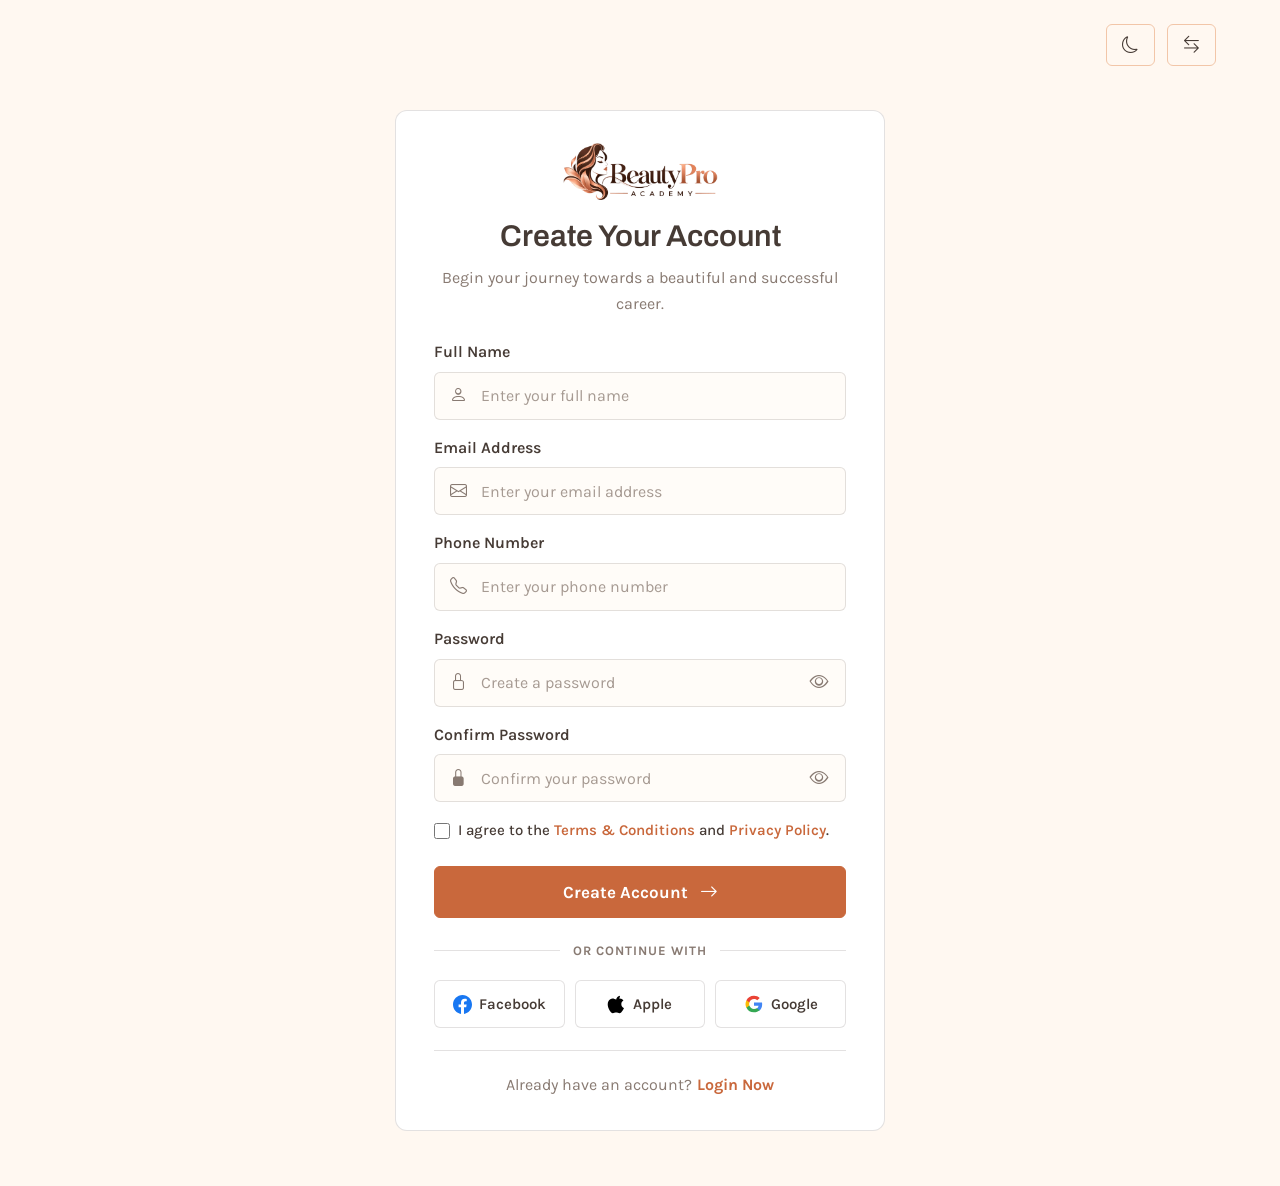
<file: register.html>
<!DOCTYPE html>
<html lang="en">

<head>
  <meta charset="UTF-8">
  <meta name="viewport" content="width=device-width, initial-scale=1.0">

  <title>BeautyPro Academy</title>

  <meta name="description"
    content="Build your beauty career with BeautyPro Academy. Explore professional cosmetology, hair, esthetics and nail programs.">

  <!-- Google Fonts -->
  <link rel="preconnect" href="https://fonts.googleapis.com">
  <link rel="preconnect" href="https://fonts.gstatic.com" crossorigin>

  <!-- Favicon -->
  <link rel="icon" type="image/png" href="images/favicon.png">

  <link
    href="https://fonts.googleapis.com/css2?family=Archivo:wght@400;500;600;700&family=Karla:wght@400;500;600;700&display=swap"
    rel="stylesheet">

  <!-- Bootstrap Icons -->
  <link rel="stylesheet" href="https://cdn.jsdelivr.net/npm/bootstrap-icons@1.11.3/font/bootstrap-icons.min.css">

  <!-- Main CSS -->
  <link rel="stylesheet" href="css/auth.css">

</head>

<body class="auth-page">

  <!-- Header Controls -->
  <header class="auth-header">
    <div class="auth-controls">

      <button type="button" class="auth-control-btn theme-toggle" aria-label="Toggle dark mode">
        <i class="bi bi-moon"></i>
        <span>Dark Mode</span>
      </button>

      <button type="button" class="auth-control-btn rtl-toggle" aria-label="Toggle RTL direction">
        <i class="bi bi-arrow-left-right"></i>
        <span>RTL</span>
      </button>

    </div>
  </header>

  <!-- Register Main -->
  <main class="auth-main register-main">

    <div class="auth-card register-card">

      <!-- Logo -->
      <a href="index.html" class="auth-logo">
        <img src="images/logo.png" alt="BeautyPro Academy">
      </a>

      <!-- Heading -->
      <div class="auth-heading">

        <h1>Create Your Account</h1>

        <p>
          Begin your journey towards a beautiful and successful career.
        </p>
      </div>

      <!-- Register Form -->
      <form class="auth-form register-form" id="registerForm">

        <!-- Full Name -->
        <div class="auth-field">
          <label for="registerName">Full Name</label>

          <div class="auth-input-wrap">
            <i class="bi bi-person auth-input-icon"></i>

            <input type="text" id="registerName" name="fullname" placeholder="Enter your full name" autocomplete="name"
              required>
          </div>
        </div>

        <!-- Email -->
        <div class="auth-field">
          <label for="registerEmail">Email Address</label>

          <div class="auth-input-wrap">
            <i class="bi bi-envelope auth-input-icon"></i>

            <input type="email" id="registerEmail" name="email" placeholder="Enter your email address"
              autocomplete="email" required>
          </div>
        </div>

        <!-- Phone -->
        <div class="auth-field">
          <label for="registerPhone">Phone Number</label>

          <div class="auth-input-wrap">
            <i class="bi bi-telephone auth-input-icon"></i>

            <input type="tel" id="registerPhone" name="phone" placeholder="Enter your phone number" autocomplete="tel"
              inputmode="tel" required>
          </div>
        </div>

        <!-- Password -->
        <div class="auth-field">
          <label for="registerPassword">Password</label>

          <div class="auth-input-wrap">
            <i class="bi bi-lock auth-input-icon"></i>

            <input type="password" id="registerPassword" name="password" placeholder="Create a password"
              autocomplete="new-password" minlength="8" required>

            <button type="button" class="password-toggle" data-target="registerPassword" aria-label="Show password"
              aria-pressed="false">
              <i class="bi bi-eye"></i>
            </button>
          </div>
        </div>

        <!-- Confirm Password -->
        <div class="auth-field">
          <label for="confirmPassword">Confirm Password</label>

          <div class="auth-input-wrap">
            <i class="bi bi-lock-fill auth-input-icon"></i>

            <input type="password" id="confirmPassword" name="confirmPassword" placeholder="Confirm your password"
              autocomplete="new-password" minlength="8" required>

            <button type="button" class="password-toggle" data-target="confirmPassword" aria-label="Show password"
              aria-pressed="false">
              <i class="bi bi-eye"></i>
            </button>
          </div>
        </div>

        <!-- Terms -->
        <div class="register-terms">
          <label class="remember-option">
            <input type="checkbox" id="termsCheckbox" required>
            <span>
              I agree to the
              <a href="terms.html">Terms & Conditions</a>
              and
              <a href="privacy.html">Privacy Policy</a>.
            </span>
          </label>
        </div>

        <!-- Register Button -->
        <button type="submit" class="auth-submit-btn">
          Create Account
          <i class="bi bi-arrow-right"></i>
        </button>

      </form>

      <!-- Divider -->
      <div class="auth-divider">
        <span></span>
        <p>OR CONTINUE WITH</p>
        <span></span>
      </div>

      <!-- Social Login -->
      <div class="auth-social">

        <!-- Facebook -->
        <button type="button" class="social-btn facebook-btn" aria-label="Continue with Facebook">
          <svg viewBox="0 0 24 24" aria-hidden="true">
            <path fill="#1877F2"
              d="M24 12.073C24 5.405 18.627 0 12 0S0 5.405 0 12.073C0 18.1 4.388 23.094 10.125 24v-8.437H7.078v-3.49h3.047V9.413c0-3.025 1.792-4.697 4.533-4.697 1.313 0 2.686.236 2.686.236v2.97h-1.513c-1.49 0-1.956.93-1.956 1.885v2.266h3.328l-.532 3.49h-2.796V24C19.612 23.094 24 18.1 24 12.073Z" />
          </svg>
          <span>Facebook</span>
        </button>

        <!-- Apple -->
        <button type="button" class="social-btn apple-btn" aria-label="Continue with Apple">
          <svg viewBox="0 0 24 24" aria-hidden="true">
            <path fill="currentColor"
              d="M16.365 1.43c0 1.14-.416 2.203-1.247 3.188-.998 1.17-2.204 1.844-3.512 1.737a3.57 3.57 0 0 1-.027-.43c0-1.094.476-2.265 1.32-3.22.421-.484.958-.887 1.61-1.21.652-.323 1.268-.502 1.848-.535.006.157.008.314.008.47ZM20.84 17.66c-.365.84-.798 1.615-1.3 2.327-.684.974-1.243 1.65-1.674 2.028-.669.62-1.386.937-2.154.955-.55 0-1.212-.157-1.985-.476-.776-.318-1.489-.476-2.14-.476-.683 0-1.416.158-2.2.476-.785.319-1.418.487-1.902.504-.737.032-1.47-.294-2.2-.983-.466-.41-1.05-1.11-1.75-2.1-.752-1.06-1.37-2.29-1.852-3.688-.518-1.513-.777-2.978-.777-4.394 0-1.625.351-3.026 1.054-4.201.552-.943 1.284-1.688 2.2-2.237a5.93 5.93 0 0 1 3.002-.843c.59 0 1.364.183 2.323.54.958.36 1.573.54 1.844.54.203 0 .886-.212 2.044-.635 1.097-.396 2.023-.56 2.777-.495 2.053.166 3.605.975 4.65 2.43-1.835 1.112-2.744 2.667-2.725 4.66.016 1.554.576 2.846 1.677 3.87.5.474 1.058.84 1.675 1.098-.134.388-.288.77-.462 1.145Z" />
          </svg>
          <span>Apple</span>
        </button>

        <!-- Google -->
        <button type="button" class="social-btn google-btn" aria-label="Continue with Google">
          <svg viewBox="0 0 48 48" aria-hidden="true">
            <path fill="#4285F4"
              d="M43.6 24.5c0-1.5-.1-2.9-.4-4.3H24v8.1h11a9.4 9.4 0 0 1-4.1 6.2v5.2h6.7c3.9-3.6 6-8.9 6-15.2Z" />
            <path fill="#34A853"
              d="M24 44c5.5 0 10.1-1.8 13.5-4.9l-6.7-5.2c-1.8 1.2-4.1 2-6.8 2-5.2 0-9.6-3.5-11.2-8.2H5.9v5.3A20 20 0 0 0 24 44Z" />
            <path fill="#FBBC05" d="M12.8 27.7a12 12 0 0 1 0-7.4V15H5.9a20 20 0 0 0 0 18l6.9-5.3Z" />
            <path fill="#EA4335"
              d="M24 12.1c3 0 5.7 1 7.8 3.1l5.9-5.9C34.1 6 29.5 4 24 4A20 20 0 0 0 5.9 15l6.9 5.3c1.6-4.7 6-8.2 11.2-8.2Z" />
          </svg>
          <span>Google</span>
        </button>

      </div>

      <!-- Login Link -->
      <div class="auth-register">
        <p>Already have an account?</p>
        <a href="login.html">Login Now</a>
      </div>

    </div>

  </main>

  <script src="js/auth.js"></script>

</body>

</html>
</file>
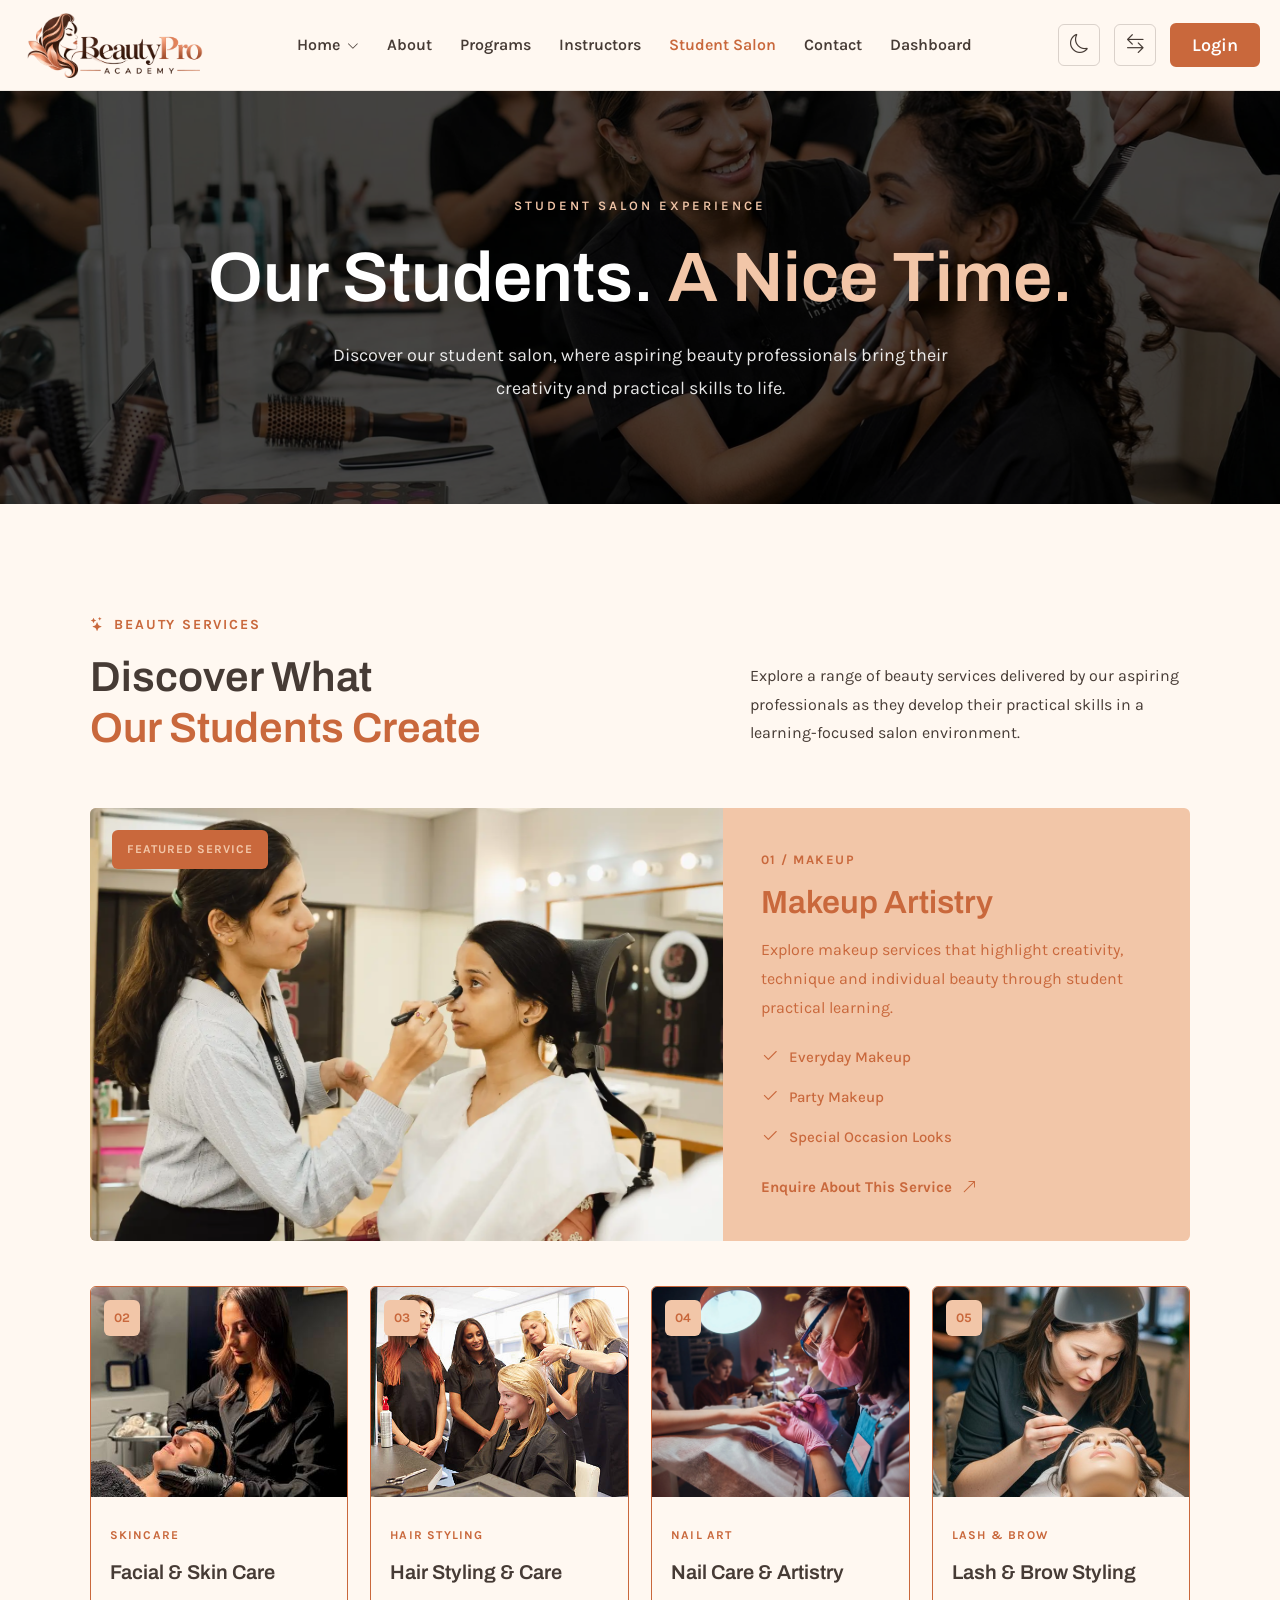
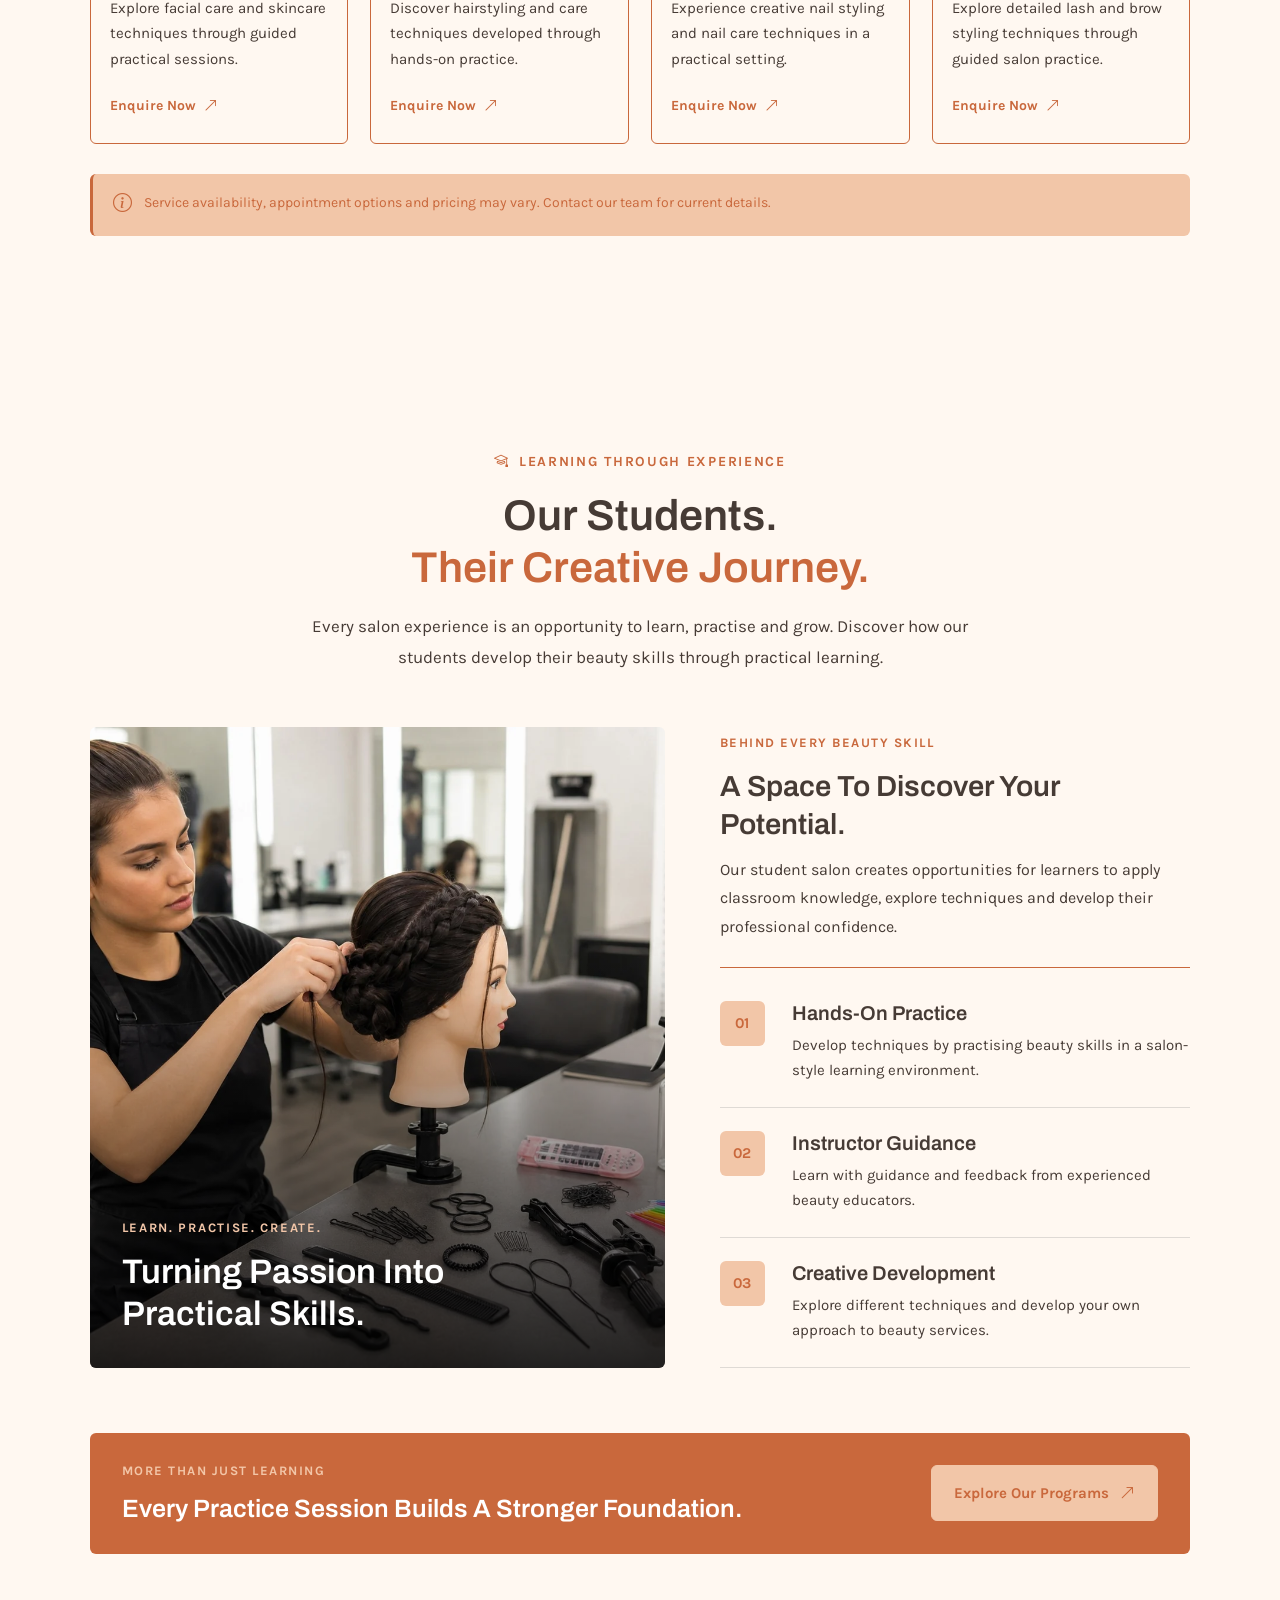
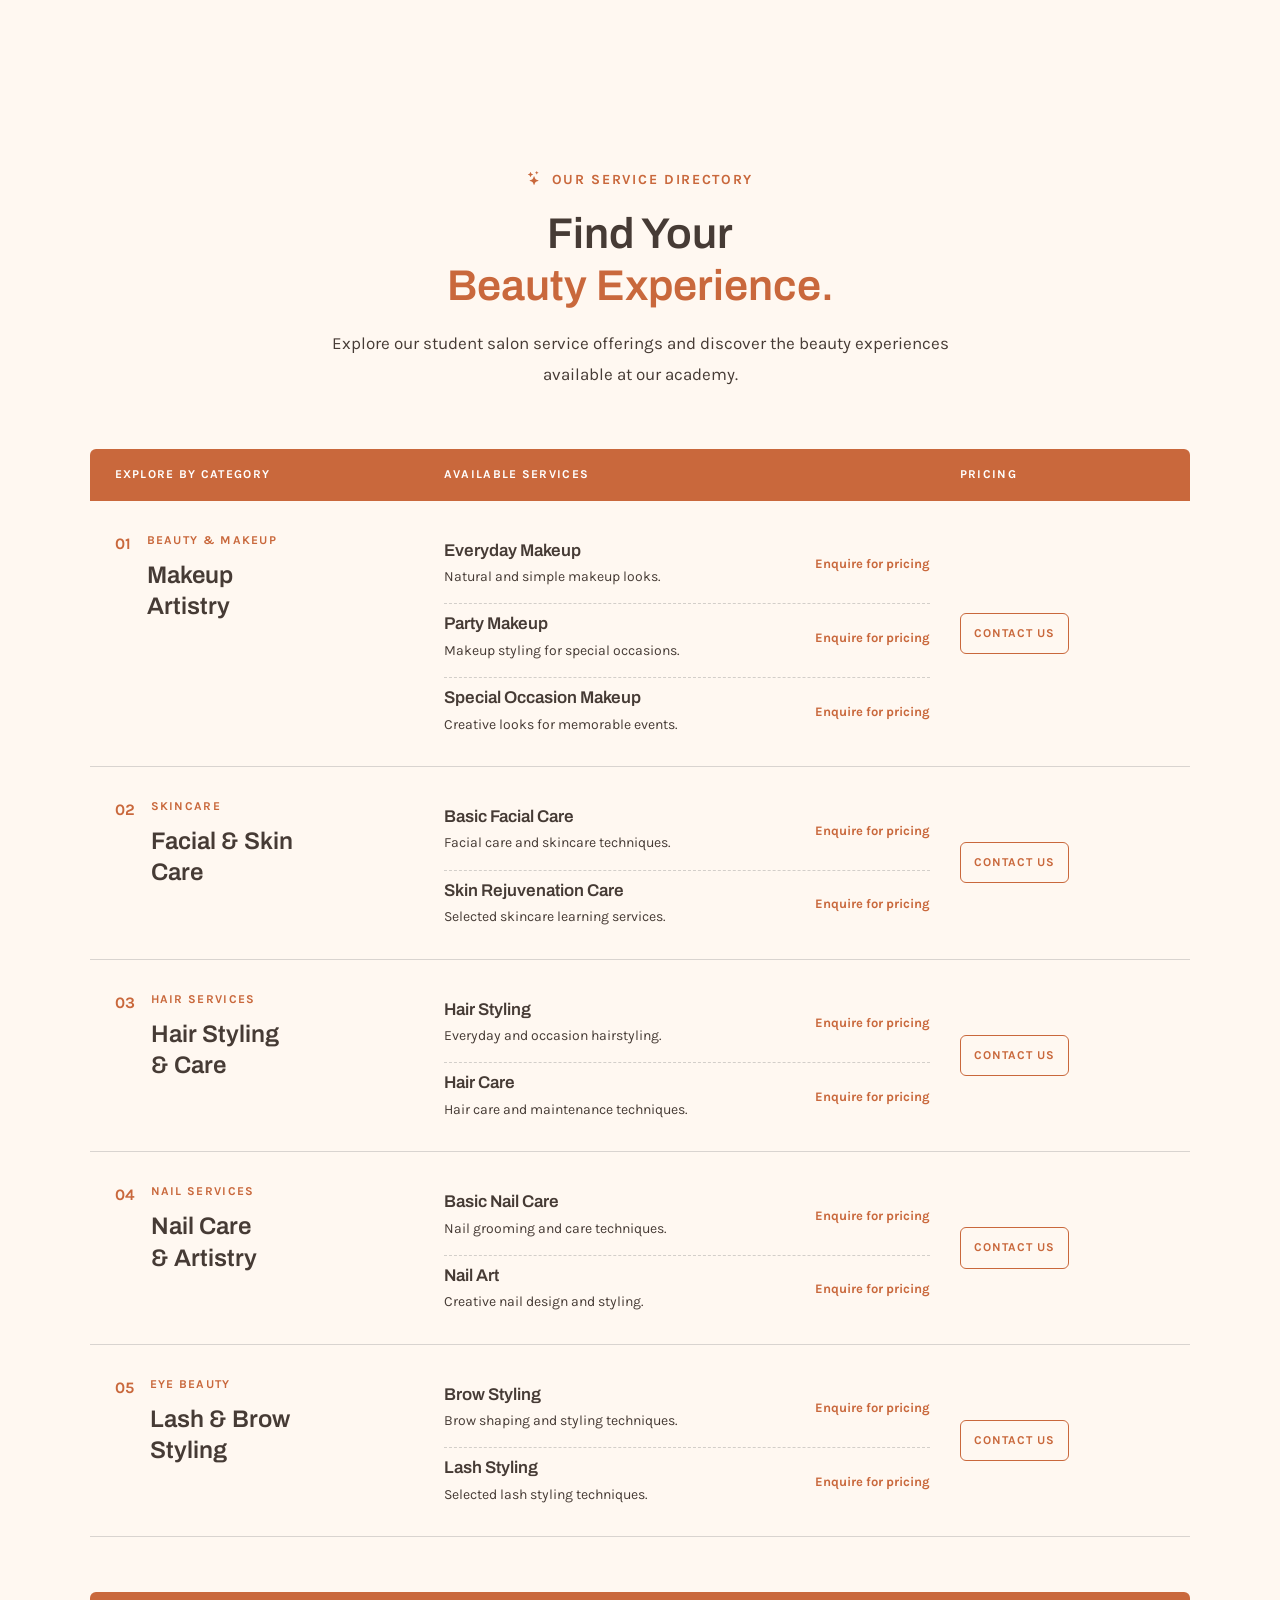
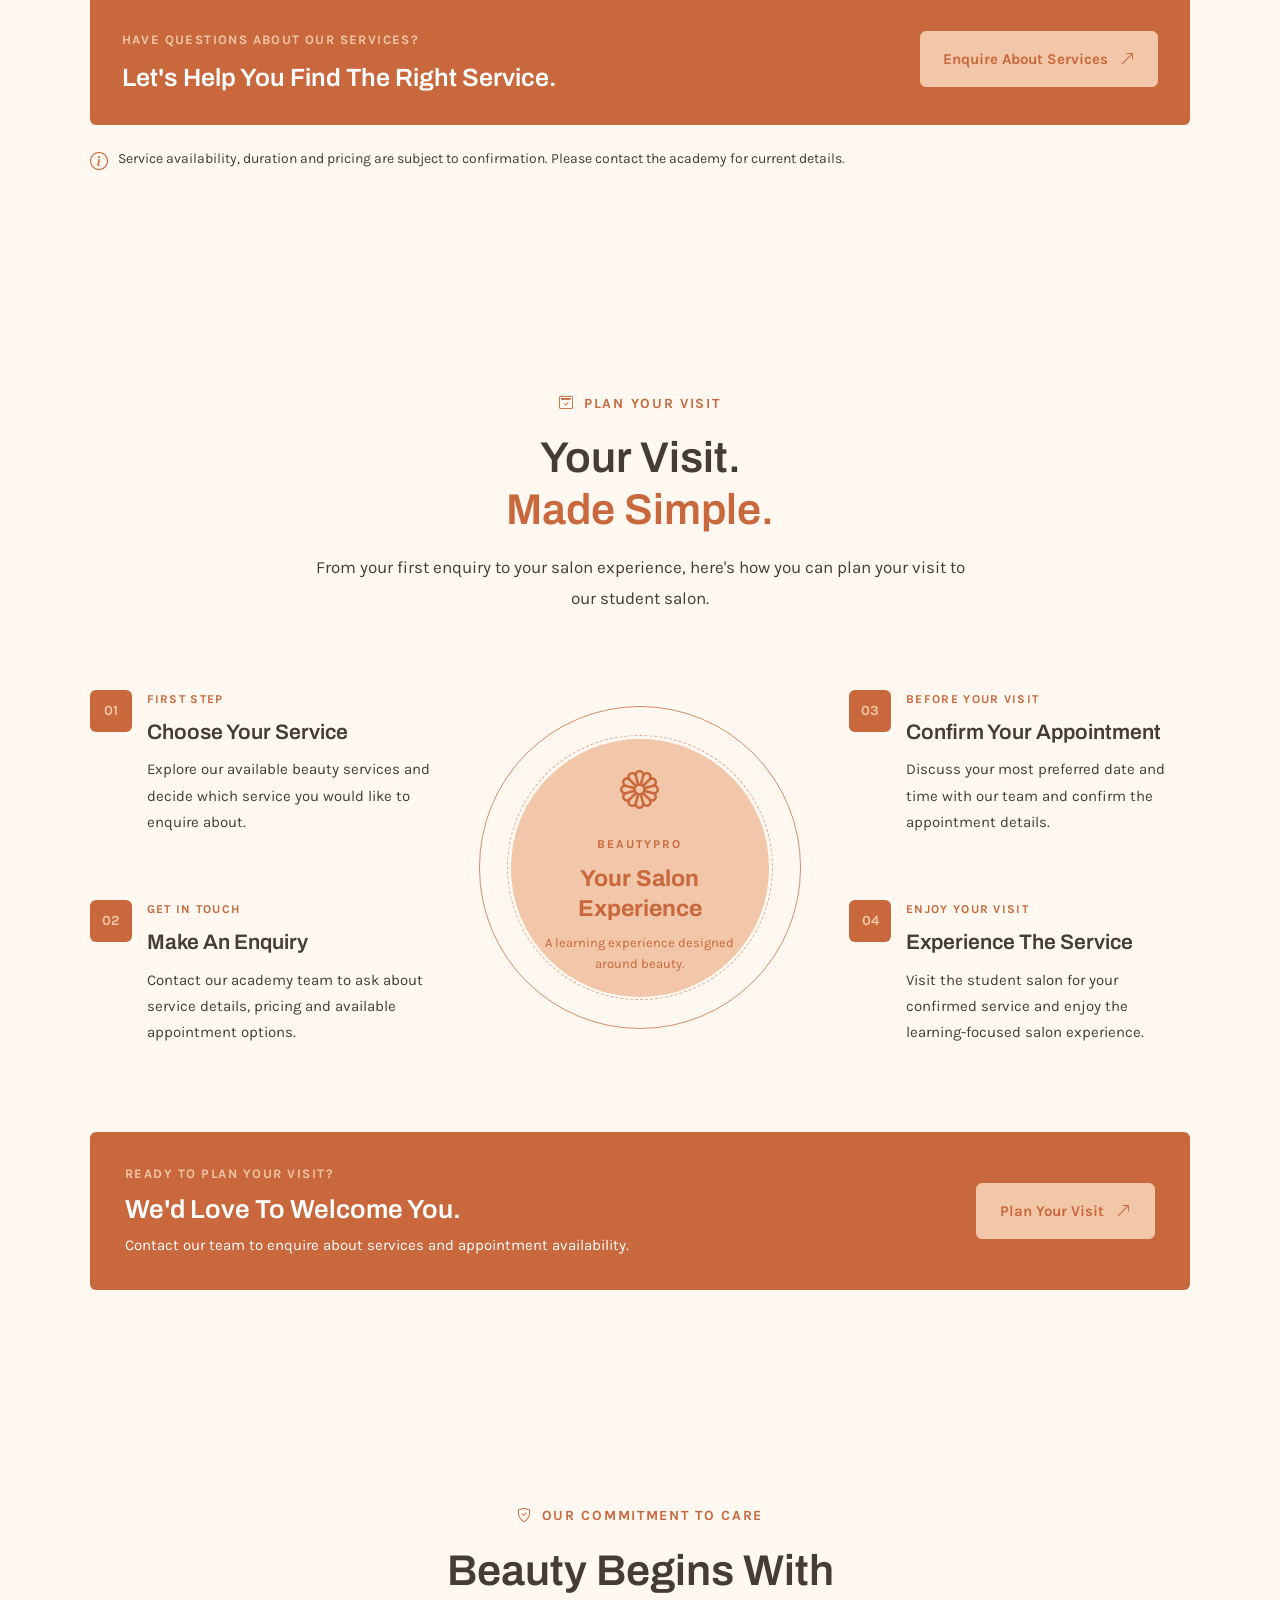
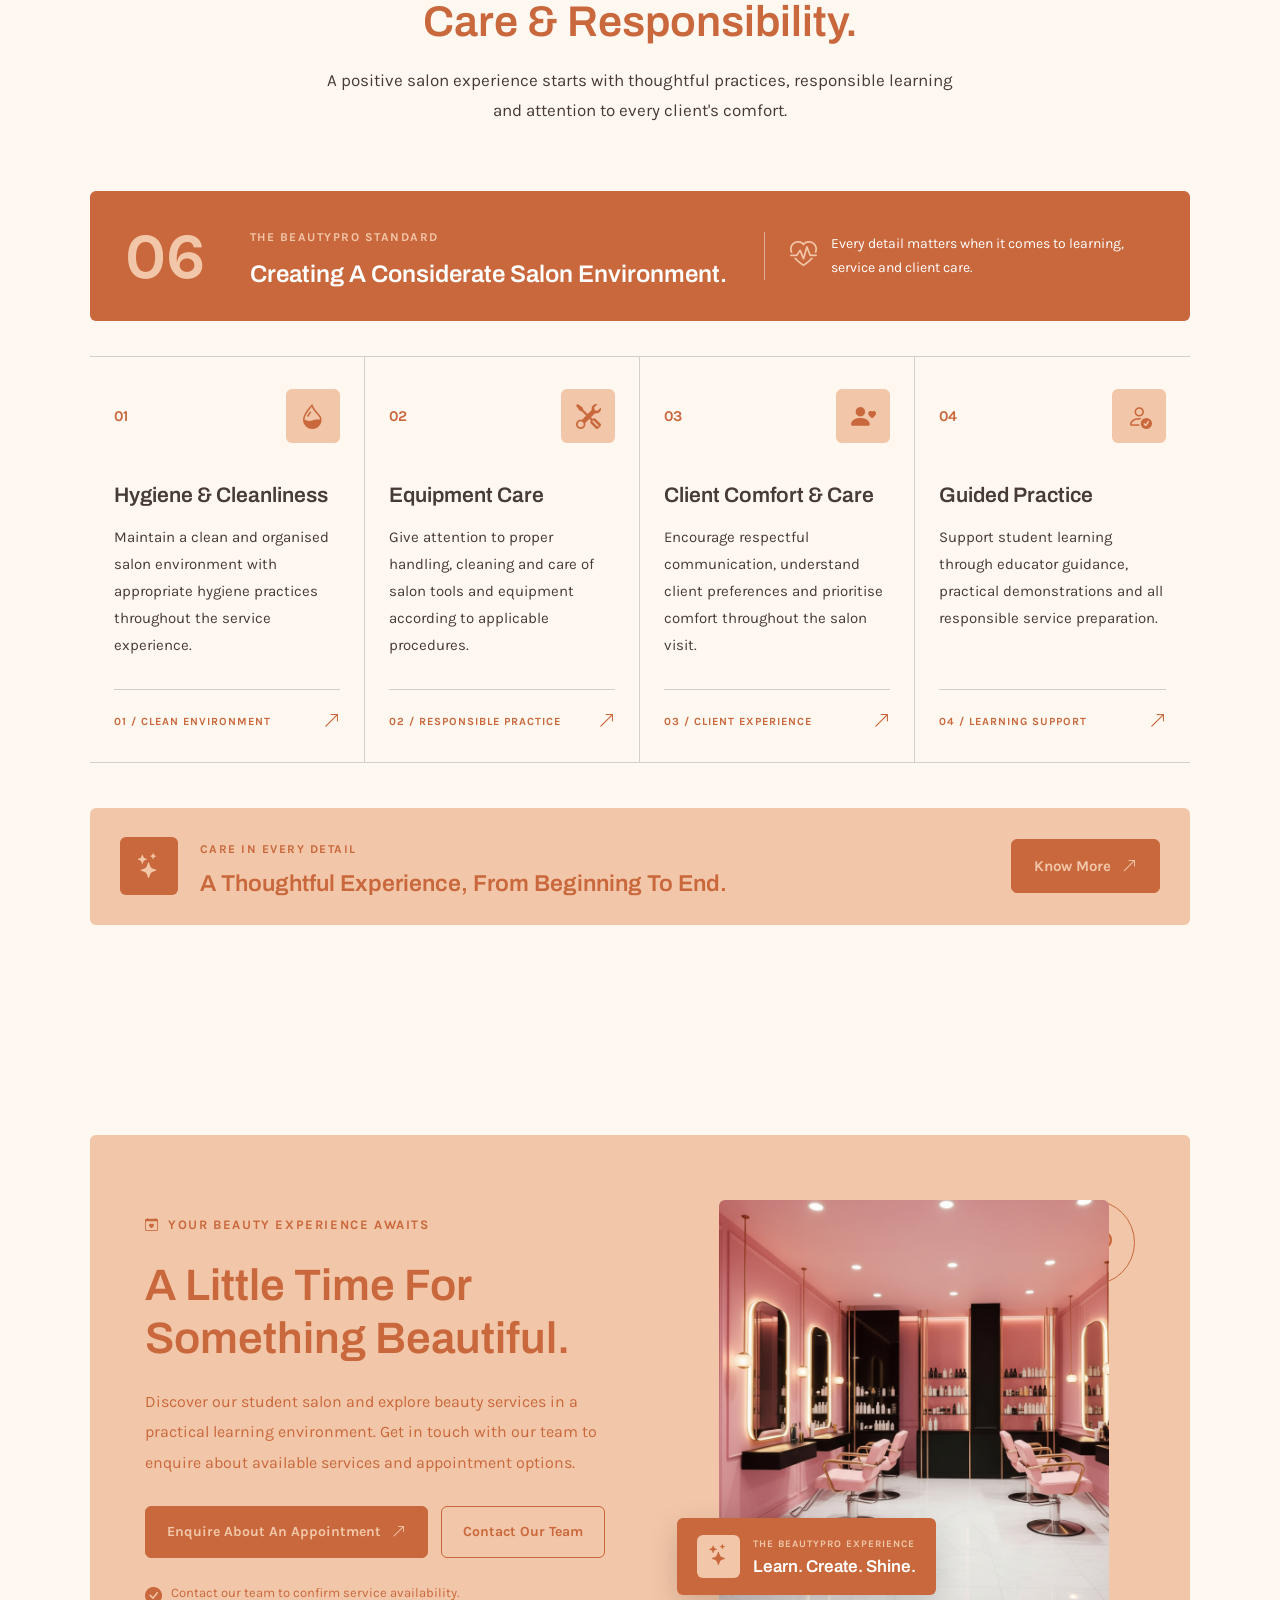
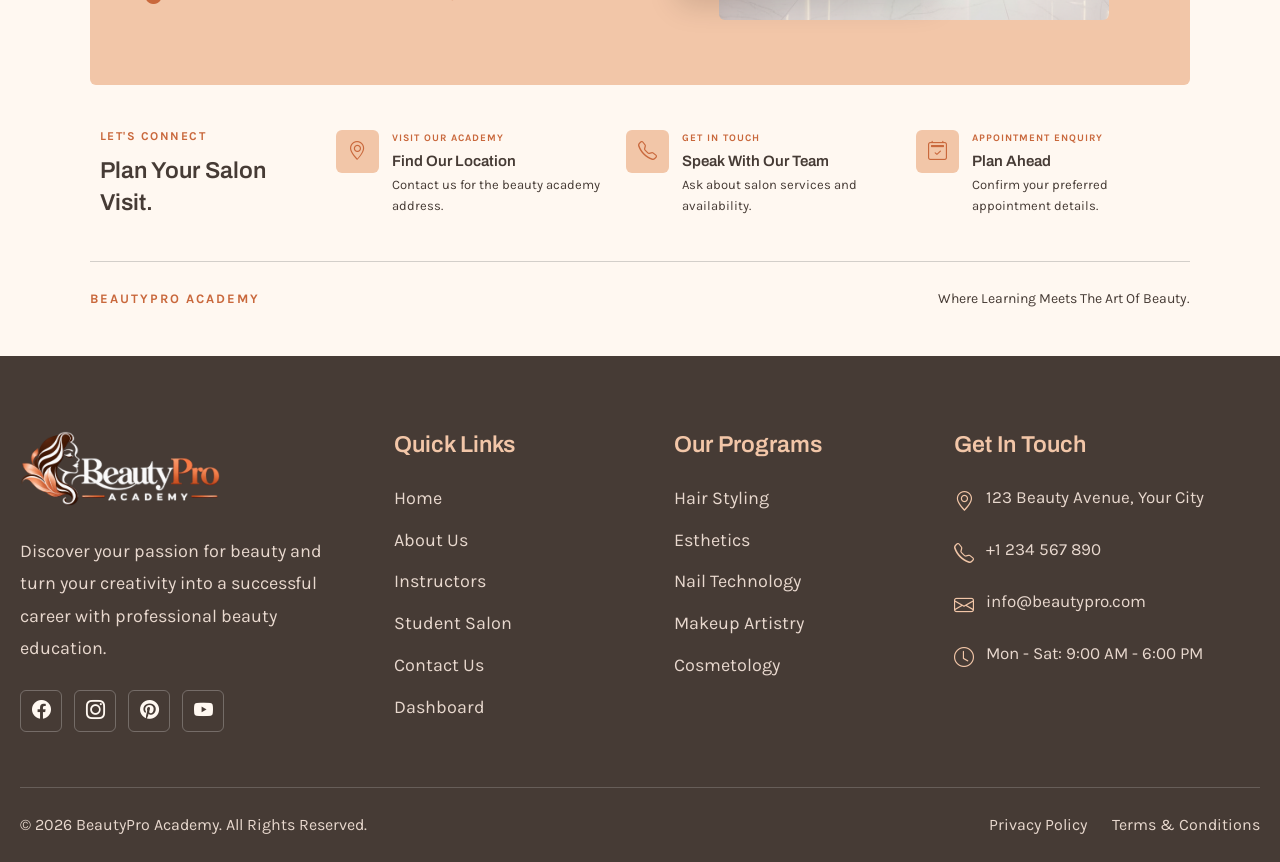
<file: student-salon.html>
<!DOCTYPE html>
<html lang="en">

<head>
    <meta charset="UTF-8">
    <meta name="viewport" content="width=device-width, initial-scale=1.0">

    <title>BeautyPro Academy</title>

    <meta name="description"
        content="Build your beauty career with BeautyPro Academy. Explore professional cosmetology, hair, esthetics and nail programs.">

    <!-- Google Fonts -->
    <link rel="preconnect" href="https://fonts.googleapis.com">
    <link rel="preconnect" href="https://fonts.gstatic.com" crossorigin>

    <!-- Favicon -->
    <link rel="icon" type="image/png" href="images/favicon.png">

    <link
        href="https://fonts.googleapis.com/css2?family=Archivo:wght@400;500;600;700&family=Karla:wght@400;500;600;700&display=swap"
        rel="stylesheet">

    <!-- Bootstrap Icons -->
    <link rel="stylesheet" href="https://cdn.jsdelivr.net/npm/bootstrap-icons@1.11.3/font/bootstrap-icons.min.css">

    <!-- Main CSS -->
    <link rel="stylesheet" href="css/style.css">

</head>

<body>

    <!-- ================================
     HEADER
================================ -->

    <header class="main-header">
        <div class="container">
            <div class="header-wrapper">

                <!-- LOGO -->
                <a href="index.html" class="header-logo">
                    <img src="images/logo.png" alt="BeautyPro Academy">
                </a>

                <!-- DESKTOP NAVIGATION -->
                <nav class="desktop-nav">
                    <ul class="nav-menu">

                        <li class="nav-item home-dropdown">
                            <a href="#" class="nav-link">
                                Home <i class="bi bi-chevron-down"></i>
                            </a>

                            <ul class="dropdown-menu">
                                <li><a href="index.html">Home 1</a></li>
                                <li><a href="home-2.html">Home 2</a></li>
                            </ul>
                        </li>

                        <li class="nav-item">
                            <a href="about.html" class="nav-link">About</a>
                        </li>

                        <li class="nav-item">
                            <a href="programs.html" class="nav-link">Programs</a>
                        </li>

                        <li class="nav-item">
                            <a href="instructors.html" class="nav-link">Instructors</a>
                        </li>

                        <li class="nav-item">
                            <a href="student-salon.html" class="nav-link">Student Salon</a>
                        </li>

                        <li class="nav-item">
                            <a href="contact.html" class="nav-link">Contact</a>
                        </li>

                        <li class="nav-item">
                            <a href="dashboard.html" class="nav-link">Dashboard</a>
                        </li>

                    </ul>
                </nav>

                <!-- DESKTOP ACTIONS -->
                <div class="header-actions">

                    <!-- DARK MODE -->
                    <button class="header-icon-btn theme-toggle" id="themeToggle" aria-label="Toggle dark mode">
                        <i class="bi bi-moon"></i>
                    </button>

                    <!-- RTL -->
                    <button class="header-icon-btn rtl-toggle" id="rtlToggle" aria-label="Toggle RTL">
                        <i class="bi bi-arrow-left-right"></i>

                    </button>

                    <!-- LOGIN -->
                    <a href="login.html" class="btn-primary header-login">
                        Login
                    </a>

                </div>

                <!-- MOBILE MENU TOGGLE -->
                <button class="menu-toggle" id="menuToggle" aria-label="Open navigation menu" aria-expanded="false">
                    <i class="bi bi-list"></i>
                </button>

            </div>
        </div>

        <!-- MOBILE NAVIGATION -->
        <div class="mobile-nav" id="mobileNav">

            <ul class="mobile-menu">

                <li class="mobile-home-dropdown">

                    <button class="mobile-home-btn">
                        Home <i class="bi bi-chevron-down"></i>
                    </button>

                    <ul class="mobile-dropdown">
                        <li><a href="index.html">Home 1</a></li>
                        <li><a href="home-2.html">Home 2</a></li>
                    </ul>

                </li>

                <li><a href="about.html">About</a></li>
                <li><a href="programs.html">Programs</a></li>
                <li><a href="instructors.html">Instructors</a></li>
                <li><a href="student-salon.html">Student Salon</a></li>
                <li><a href="contact.html">Contact</a></li>
                <li><a href="dashboard.html">Dashboard</a></li>

            </ul>

            <!-- MOBILE ACTIONS -->
            <div class="mobile-actions">

                <div class="mobile-toggle-group">

                    <button class="mobile-action-btn theme-toggle">
                        <i class="bi bi-moon"></i>
                        <span>Dark Mode</span>
                    </button>

                    <button class="mobile-action-btn rtl-toggle">
                        <i class="bi bi-arrow-left-right"></i>
                        <span>RTL Mode</span>
                    </button>

                </div>

                <a href="login.html" class="btn-primary mobile-login">
                    Login
                </a>

            </div>

        </div>

    </header>

    <!-- ================= ABOUT HERO SECTION ================= -->
    <section class="bp-about-hero">

        <!-- Background Image -->
        <div class="bp-about-hero-bg">
            <img src="images/s-hero.jpg" alt="BeautyPro Academy">
        </div>

        <!-- Overlay -->
        <div class="bp-about-hero-overlay"></div>

        <!-- Hero Content -->
        <div class="bp-about-hero-content">

            <span class="bp-about-hero-subtitle">
                STUDENT SALON EXPERIENCE
            </span>

            <h1>
                Our Students. <span>A Nice Time.</span>
            </h1>

            <p>
                Discover our student salon, where aspiring beauty professionals bring their creativity and practical
                skills to life.
            </p>

        </div>

    </section>

    <section class="bp-salon-services">
        <div class="bp-salon-services-container">

            <!-- Heading -->
            <div class="bp-salon-services-heading">
                <div>
                    <span class="bp-salon-services-eyebrow">
                        <i class="bi bi-stars"></i>
                        BEAUTY SERVICES
                    </span>

                    <h2>
                        Discover What
                        <span>Our Students Create</span>
                    </h2>
                </div>

                <p>
                    Explore a range of beauty services delivered by our
                    aspiring professionals as they develop their practical
                    skills in a learning-focused salon environment.
                </p>
            </div>

            <!-- Featured Service -->
            <div class="bp-salon-featured">
                <div class="bp-salon-featured-image">
                    <img src="images/student-salon-makeup.jpg" alt="Student makeup artistry service">

                    <span class="bp-salon-featured-tag">
                        FEATURED SERVICE
                    </span>
                </div>

                <div class="bp-salon-featured-content">
                    <span class="bp-salon-service-number">01 / MAKEUP</span>

                    <h3>Makeup Artistry</h3>

                    <p>
                        Explore makeup services that highlight creativity,
                        technique and individual beauty through student
                        practical learning.
                    </p>

                    <ul>
                        <li><i class="bi bi-check2"></i> Everyday Makeup</li>
                        <li><i class="bi bi-check2"></i> Party Makeup</li>
                        <li><i class="bi bi-check2"></i> Special Occasion Looks</li>
                    </ul>

                    <a href="contact.html" class="bp-salon-service-link">
                        Enquire About This Service
                        <i class="bi bi-arrow-up-right"></i>
                    </a>
                </div>
            </div>

            <!-- Other Services -->
            <div class="bp-salon-service-grid">

                <!-- Skincare -->
                <article class="bp-salon-service-card">
                    <div class="bp-salon-service-card-image">
                        <img src="images/student-salon-skincare.jpg" alt="Student skincare treatment">
                        <span>02</span>
                    </div>

                    <div class="bp-salon-service-card-content">
                        <span>SKINCARE</span>
                        <h3>Facial & Skin Care</h3>
                        <p>
                            Explore facial care and skincare techniques
                            through guided practical sessions.
                        </p>
                        <a href="contact.html">
                            Enquire Now <i class="bi bi-arrow-up-right"></i>
                        </a>
                    </div>
                </article>

                <!-- Hair -->
                <article class="bp-salon-service-card">
                    <div class="bp-salon-service-card-image">
                        <img src="images/student-salon-hair.jpg" alt="Student hair styling service">
                        <span>03</span>
                    </div>

                    <div class="bp-salon-service-card-content">
                        <span>HAIR STYLING</span>
                        <h3>Hair Styling & Care</h3>
                        <p>
                            Discover hairstyling and care techniques
                            developed through hands-on practice.
                        </p>
                        <a href="contact.html">
                            Enquire Now <i class="bi bi-arrow-up-right"></i>
                        </a>
                    </div>
                </article>

                <!-- Nails -->
                <article class="bp-salon-service-card">
                    <div class="bp-salon-service-card-image">
                        <img src="images/student-salon-nails.jpg" alt="Student nail art service">
                        <span>04</span>
                    </div>

                    <div class="bp-salon-service-card-content">
                        <span>NAIL ART</span>
                        <h3>Nail Care & Artistry</h3>
                        <p>
                            Experience creative nail styling and nail care
                            techniques in a practical setting.
                        </p>
                        <a href="contact.html">
                            Enquire Now <i class="bi bi-arrow-up-right"></i>
                        </a>
                    </div>
                </article>

                <!-- Lash and Brow -->
                <article class="bp-salon-service-card">
                    <div class="bp-salon-service-card-image">
                        <img src="images/student-salon-lashes.jpg" alt="Student lash and brow styling">
                        <span>05</span>
                    </div>

                    <div class="bp-salon-service-card-content">
                        <span>LASH & BROW</span>
                        <h3>Lash & Brow Styling</h3>
                        <p>
                            Explore detailed lash and brow styling techniques
                            through guided salon practice.
                        </p>
                        <a href="contact.html">
                            Enquire Now <i class="bi bi-arrow-up-right"></i>
                        </a>
                    </div>
                </article>

            </div>

            <!-- Bottom Note -->
            <div class="bp-salon-services-note">
                <i class="bi bi-info-circle"></i>
                <p>
                    Service availability, appointment options and pricing
                    may vary. Contact our team for current details.
                </p>
            </div>

        </div>
    </section>

    <section class="bp-student-experience">
        <div class="bp-student-experience-container">

            <!-- Heading -->
            <div class="bp-student-experience-heading">
                <span class="bp-student-experience-eyebrow">
                    <i class="bi bi-mortarboard"></i>
                    LEARNING THROUGH EXPERIENCE
                </span>

                <h2>
                    Our Students.
                    <span>Their Creative Journey.</span>
                </h2>

                <p>
                    Every salon experience is an opportunity to learn,
                    practise and grow. Discover how our students develop
                    their beauty skills through practical learning.
                </p>
            </div>

            <!-- Main Editorial Showcase -->
            <div class="bp-student-experience-showcase">

                <div class="bp-student-experience-image">
                    <img src="images/student-salon-practice.jpg" alt="Beauty students practising salon techniques">

                    <div class="bp-student-experience-image-caption">
                        <span>LEARN. PRACTISE. CREATE.</span>
                        <h3>Turning Passion Into Practical Skills.</h3>
                    </div>
                </div>

                <div class="bp-student-experience-side">

                    <div class="bp-student-experience-intro">
                        <span>BEHIND EVERY BEAUTY SKILL</span>
                        <h3>A Space To Discover Your Potential.</h3>
                        <p>
                            Our student salon creates opportunities for
                            learners to apply classroom knowledge, explore
                            techniques and develop their professional
                            confidence.
                        </p>
                    </div>

                    <div class="bp-student-experience-highlight">
                        <span class="bp-student-experience-highlight-number">01</span>
                        <div>
                            <h4>Hands-On Practice</h4>
                            <p>
                                Develop techniques by practising beauty
                                skills in a salon-style learning environment.
                            </p>
                        </div>
                    </div>

                    <div class="bp-student-experience-highlight">
                        <span class="bp-student-experience-highlight-number">02</span>
                        <div>
                            <h4>Instructor Guidance</h4>
                            <p>
                                Learn with guidance and feedback from
                                experienced beauty educators.
                            </p>
                        </div>
                    </div>

                    <div class="bp-student-experience-highlight">
                        <span class="bp-student-experience-highlight-number">03</span>
                        <div>
                            <h4>Creative Development</h4>
                            <p>
                                Explore different techniques and develop
                                your own approach to beauty services.
                            </p>
                        </div>
                    </div>

                </div>
            </div>

            <!-- Bottom Statement -->
            <div class="bp-student-experience-bottom">
                <div class="bp-student-experience-bottom-title">
                    <span>MORE THAN JUST LEARNING</span>
                    <h3>Every Practice Session Builds A Stronger Foundation.</h3>
                </div>

                <a href="programs.html" class="bp-student-experience-btn">
                    Explore Our Programs
                    <i class="bi bi-arrow-up-right"></i>
                </a>
            </div>

        </div>
    </section>

    <section class="bp-price-directory">
        <div class="bp-price-container">

            <!-- Heading -->
            <div class="bp-price-heading">
                <span class="bp-price-eyebrow">
                    <i class="bi bi-stars"></i>
                    OUR SERVICE DIRECTORY
                </span>

                <h2>
                    Find Your
                    <span>Beauty Experience.</span>
                </h2>

                <p>
                    Explore our student salon service offerings and discover
                    the beauty experiences available at our academy.
                </p>
            </div>

            <!-- Directory Header -->
            <div class="bp-price-directory-header">
                <span>EXPLORE BY CATEGORY</span>
                <span>AVAILABLE SERVICES</span>
                <span>PRICING</span>
            </div>

            <!-- Makeup -->
            <div class="bp-price-category">
                <div class="bp-price-category-info">
                    <span class="bp-price-number">01</span>
                    <div>
                        <span class="bp-price-label">BEAUTY & MAKEUP</span>
                        <h3>Makeup<br>Artistry</h3>
                    </div>
                    <i class="bi bi-brush bp-price-category-icon"></i>
                </div>

                <div class="bp-price-services">
                    <div class="bp-price-service">
                        <div>
                            <h4>Everyday Makeup</h4>
                            <p>Natural and simple makeup looks.</p>
                        </div>
                        <span>Enquire for pricing</span>
                    </div>

                    <div class="bp-price-service">
                        <div>
                            <h4>Party Makeup</h4>
                            <p>Makeup styling for special occasions.</p>
                        </div>
                        <span>Enquire for pricing</span>
                    </div>

                    <div class="bp-price-service">
                        <div>
                            <h4>Special Occasion Makeup</h4>
                            <p>Creative looks for memorable events.</p>
                        </div>
                        <span>Enquire for pricing</span>
                    </div>
                </div>
            </div>

            <!-- Skincare -->
            <div class="bp-price-category">
                <div class="bp-price-category-info">
                    <span class="bp-price-number">02</span>
                    <div>
                        <span class="bp-price-label">SKINCARE</span>
                        <h3>Facial & Skin<br>Care</h3>
                    </div>
                    <i class="bi bi-droplet bp-price-category-icon"></i>
                </div>

                <div class="bp-price-services">
                    <div class="bp-price-service">
                        <div>
                            <h4>Basic Facial Care</h4>
                            <p>Facial care and skincare techniques.</p>
                        </div>
                        <span>Enquire for pricing</span>
                    </div>

                    <div class="bp-price-service">
                        <div>
                            <h4>Skin Rejuvenation Care</h4>
                            <p>Selected skincare learning services.</p>
                        </div>
                        <span>Enquire for pricing</span>
                    </div>
                </div>
            </div>

            <!-- Hair -->
            <div class="bp-price-category">
                <div class="bp-price-category-info">
                    <span class="bp-price-number">03</span>
                    <div>
                        <span class="bp-price-label">HAIR SERVICES</span>
                        <h3>Hair Styling<br>& Care</h3>
                    </div>
                    <i class="bi bi-scissors bp-price-category-icon"></i>
                </div>

                <div class="bp-price-services">
                    <div class="bp-price-service">
                        <div>
                            <h4>Hair Styling</h4>
                            <p>Everyday and occasion hairstyling.</p>
                        </div>
                        <span>Enquire for pricing</span>
                    </div>

                    <div class="bp-price-service">
                        <div>
                            <h4>Hair Care</h4>
                            <p>Hair care and maintenance techniques.</p>
                        </div>
                        <span>Enquire for pricing</span>
                    </div>
                </div>
            </div>

            <!-- Nails -->
            <div class="bp-price-category">
                <div class="bp-price-category-info">
                    <span class="bp-price-number">04</span>
                    <div>
                        <span class="bp-price-label">NAIL SERVICES</span>
                        <h3>Nail Care<br>& Artistry</h3>
                    </div>
                    <i class="bi bi-stars bp-price-category-icon"></i>
                </div>

                <div class="bp-price-services">
                    <div class="bp-price-service">
                        <div>
                            <h4>Basic Nail Care</h4>
                            <p>Nail grooming and care techniques.</p>
                        </div>
                        <span>Enquire for pricing</span>
                    </div>

                    <div class="bp-price-service">
                        <div>
                            <h4>Nail Art</h4>
                            <p>Creative nail design and styling.</p>
                        </div>
                        <span>Enquire for pricing</span>
                    </div>
                </div>
            </div>

            <!-- Lash & Brow -->
            <div class="bp-price-category">
                <div class="bp-price-category-info">
                    <span class="bp-price-number">05</span>
                    <div>
                        <span class="bp-price-label">EYE BEAUTY</span>
                        <h3>Lash & Brow<br>Styling</h3>
                    </div>
                    <i class="bi bi-eye bp-price-category-icon"></i>
                </div>

                <div class="bp-price-services">
                    <div class="bp-price-service">
                        <div>
                            <h4>Brow Styling</h4>
                            <p>Brow shaping and styling techniques.</p>
                        </div>
                        <span>Enquire for pricing</span>
                    </div>

                    <div class="bp-price-service">
                        <div>
                            <h4>Lash Styling</h4>
                            <p>Selected lash styling techniques.</p>
                        </div>
                        <span>Enquire for pricing</span>
                    </div>
                </div>
            </div>

            <!-- Footer CTA -->
            <div class="bp-price-footer">
                <div>
                    <span>HAVE QUESTIONS ABOUT OUR SERVICES?</span>
                    <h3>Let's Help You Find The Right Service.</h3>
                </div>

                <a href="contact.html" class="bp-price-footer-btn">
                    Enquire About Services
                    <i class="bi bi-arrow-up-right"></i>
                </a>
            </div>

            <p class="bp-price-disclaimer">
                <i class="bi bi-info-circle"></i>
                Service availability, duration and pricing are subject to
                confirmation. Please contact the academy for current details.
            </p>

        </div>
    </section>

    <section class="bp-visit-section">
        <div class="bp-visit-container">

            <!-- Heading -->
            <div class="bp-visit-heading">
                <span class="bp-visit-eyebrow">
                    <i class="bi bi-calendar2-check"></i>
                    PLAN YOUR VISIT
                </span>

                <h2>
                    Your Visit.
                    <span>Made Simple.</span>
                </h2>

                <p>
                    From your first enquiry to your salon experience,
                    here's how you can plan your visit to our student salon.
                </p>
            </div>

            <!-- Journey Layout -->
            <div class="bp-visit-journey">

                <!-- Left Journey -->
                <div class="bp-visit-left">

                    <div class="bp-visit-step">
                        <div class="bp-visit-step-number">01</div>

                        <div class="bp-visit-step-content">
                            <span>FIRST STEP</span>
                            <h3>Choose Your Service</h3>
                            <p>
                                Explore our available beauty services and
                                decide which service you would like to enquire
                                about.
                            </p>
                        </div>

                        <div class="bp-visit-step-icon">
                            <i class="bi bi-stars"></i>
                        </div>
                    </div>

                    <div class="bp-visit-step">
                        <div class="bp-visit-step-number">02</div>

                        <div class="bp-visit-step-content">
                            <span>GET IN TOUCH</span>
                            <h3>Make An Enquiry</h3>
                            <p>
                                Contact our academy team to ask about service
                                details, pricing and available appointment
                                options.
                            </p>
                        </div>

                        <div class="bp-visit-step-icon">
                            <i class="bi bi-chat-dots"></i>
                        </div>
                    </div>

                </div>

                <!-- Center Visual -->
                <div class="bp-visit-center">
                    <div class="bp-visit-center-ring bp-visit-ring-one"></div>
                    <div class="bp-visit-center-ring bp-visit-ring-two"></div>

                    <div class="bp-visit-center-content">
                        <i class="bi bi-flower1"></i>
                        <span>BEAUTYPRO</span>
                        <h3>Your Salon Experience</h3>
                        <p>
                            A learning experience
                            designed around beauty.
                        </p>
                    </div>

                </div>

                <!-- Right Journey -->
                <div class="bp-visit-right">

                    <div class="bp-visit-step">
                        <div class="bp-visit-step-number">03</div>

                        <div class="bp-visit-step-content">
                            <span>BEFORE YOUR VISIT</span>
                            <h3>Confirm Your Appointment</h3>
                            <p>
                                Discuss your most preferred date and time with
                                our team and confirm the appointment details.
                            </p>
                        </div>

                        <div class="bp-visit-step-icon">
                            <i class="bi bi-calendar-check"></i>
                        </div>
                    </div>

                    <div class="bp-visit-step">
                        <div class="bp-visit-step-number">04</div>

                        <div class="bp-visit-step-content">
                            <span>ENJOY YOUR VISIT</span>
                            <h3>Experience The Service</h3>
                            <p>
                                Visit the student salon for your confirmed
                                service and enjoy the learning-focused
                                salon experience.
                            </p>
                        </div>

                        <div class="bp-visit-step-icon">
                            <i class="bi bi-gem"></i>
                        </div>
                    </div>

                </div>

            </div>

            <!-- Bottom CTA -->
            <div class="bp-visit-bottom">
                <div class="bp-visit-bottom-content">
                    <span>READY TO PLAN YOUR VISIT?</span>
                    <h3>We'd Love To Welcome You.</h3>
                    <p>
                        Contact our team to enquire about services and
                        appointment availability.
                    </p>
                </div>

                <a href="contact.html" class="bp-visit-button">
                    Plan Your Visit
                    <i class="bi bi-arrow-up-right"></i>
                </a>
            </div>

        </div>
    </section>

    <section class="bp-salon-standards">
        <div class="bp-standards-container">

            <!-- Heading -->
            <div class="bp-standards-heading">
                <span class="bp-standards-eyebrow">
                    <i class="bi bi-shield-check"></i>
                    OUR COMMITMENT TO CARE
                </span>

                <h2>
                    Beauty Begins With
                    <span>Care & Responsibility.</span>
                </h2>

                <p>
                    A positive salon experience starts with thoughtful
                    practices, responsible learning and attention to
                    every client's comfort.
                </p>
            </div>

            <!-- Standards Intro -->
            <div class="bp-standards-intro">
                <div class="bp-standards-intro-number">06</div>

                <div class="bp-standards-intro-content">
                    <span>THE BEAUTYPRO STANDARD</span>
                    <h3>Creating A Considerate Salon Environment.</h3>
                </div>

                <div class="bp-standards-intro-note">
                    <i class="bi bi-heart-pulse"></i>
                    <p>
                        Every detail matters when it comes to
                        learning, service and client care.
                    </p>
                </div>
            </div>

            <!-- Standards Grid -->
            <div class="bp-standards-grid">

                <!-- Standard 1 -->
                <div class="bp-standard-item">
                    <div class="bp-standard-top">
                        <span>01</span>
                        <i class="bi bi-droplet-half"></i>
                    </div>

                    <h3>Hygiene & Cleanliness</h3>

                    <p>
                        Maintain a clean and organised salon environment
                        with appropriate hygiene practices throughout
                        the service experience.
                    </p>

                    <div class="bp-standard-bottom">
                        <span>01 / CLEAN ENVIRONMENT</span>
                        <i class="bi bi-arrow-up-right"></i>
                    </div>
                </div>

                <!-- Standard 2 -->
                <div class="bp-standard-item">
                    <div class="bp-standard-top">
                        <span>02</span>
                        <i class="bi bi-tools"></i>
                    </div>

                    <h3>Equipment Care</h3>

                    <p>
                        Give attention to proper handling, cleaning
                        and care of salon tools and equipment according
                        to applicable procedures.
                    </p>

                    <div class="bp-standard-bottom">
                        <span>02 / RESPONSIBLE PRACTICE</span>
                        <i class="bi bi-arrow-up-right"></i>
                    </div>
                </div>

                <!-- Standard 3 -->
                <div class="bp-standard-item">
                    <div class="bp-standard-top">
                        <span>03</span>
                        <i class="bi bi-person-heart"></i>
                    </div>

                    <h3>Client Comfort & Care</h3>

                    <p>
                        Encourage respectful communication, understand
                        client preferences and prioritise comfort
                        throughout the salon visit.
                    </p>

                    <div class="bp-standard-bottom">
                        <span>03 / CLIENT EXPERIENCE</span>
                        <i class="bi bi-arrow-up-right"></i>
                    </div>
                </div>

                <!-- Standard 4 -->
                <div class="bp-standard-item">
                    <div class="bp-standard-top">
                        <span>04</span>
                        <i class="bi bi-person-check"></i>
                    </div>

                    <h3>Guided Practice</h3>

                    <p>
                        Support student learning through
                        educator guidance, practical demonstrations
                        and all responsible service preparation.
                    </p>

                    <div class="bp-standard-bottom">
                        <span>04 / LEARNING SUPPORT</span>
                        <i class="bi bi-arrow-up-right"></i>
                    </div>
                </div>

            </div>

            <!-- Closing Statement -->
            <div class="bp-standards-closing">
                <div class="bp-standards-closing-icon">
                    <i class="bi bi-stars"></i>
                </div>

                <div class="bp-standards-closing-content">
                    <span>CARE IN EVERY DETAIL</span>
                    <h3>A Thoughtful Experience, From Beginning To End.</h3>
                </div>

                <a href="contact.html" class="bp-standards-button">
                    Know More
                    <i class="bi bi-arrow-up-right"></i>
                </a>
            </div>

        </div>
    </section>

    <section class="bp-salon-booking">

        <div class="bp-salon-booking-container">

            <!-- Main Booking Panel -->
            <div class="bp-salon-booking-main">

                <!-- Left Content -->
                <div class="bp-salon-booking-content">

                    <span class="bp-salon-booking-eyebrow">
                        <i class="bi bi-calendar-heart"></i>
                        YOUR BEAUTY EXPERIENCE AWAITS
                    </span>

                    <h2>
                        A Little Time For
                        <span>Something Beautiful.</span>
                    </h2>

                    <p>
                        Discover our student salon and explore beauty
                        services in a practical learning environment.
                        Get in touch with our team to enquire about
                        available services and appointment options.
                    </p>

                    <div class="bp-salon-booking-actions">

                        <a href="contact.html" class="bp-salon-booking-primary">
                            Enquire About An Appointment
                            <i class="bi bi-arrow-up-right"></i>
                        </a>

                        <a href="contact.html" class="bp-salon-booking-secondary">
                            Contact Our Team
                        </a>

                    </div>

                    <div class="bp-salon-booking-assurance">
                        <i class="bi bi-check-circle-fill"></i>
                        <span>Contact our team to confirm service availability.</span>
                    </div>

                </div>

                <!-- Right Visual -->
                <div class="bp-salon-booking-visual">

                    <div class="bp-salon-booking-image">
                        <img src="images/student-salon-booking.jpg" alt="Beautiful professional student salon interior">
                    </div>

                    <div class="bp-salon-booking-floating">
                        <div class="bp-salon-booking-floating-icon">
                            <i class="bi bi-stars"></i>
                        </div>

                        <div>
                            <span>THE BEAUTYPRO EXPERIENCE</span>
                            <h3>Learn. Create. Shine.</h3>
                        </div>
                    </div>

                    <div class="bp-salon-booking-decoration">
                        <i class="bi bi-flower2"></i>
                    </div>

                </div>

            </div>

            <!-- Contact Information Strip -->
            <div class="bp-salon-booking-contact">

                <div class="bp-salon-contact-heading">
                    <span>LET'S CONNECT</span>
                    <h3>Plan Your Salon Visit.</h3>
                </div>

                <div class="bp-salon-contact-item">
                    <div class="bp-salon-contact-icon">
                        <i class="bi bi-geo-alt"></i>
                    </div>

                    <div>
                        <span>VISIT OUR ACADEMY</span>
                        <h4>Find Our Location</h4>
                        <p>Contact us for the beauty academy address.</p>
                    </div>
                </div>

                <div class="bp-salon-contact-item">
                    <div class="bp-salon-contact-icon">
                        <i class="bi bi-telephone"></i>
                    </div>

                    <div>
                        <span>GET IN TOUCH</span>
                        <h4>Speak With Our Team</h4>
                        <p>Ask about salon services and availability.</p>
                    </div>
                </div>

                <div class="bp-salon-contact-item">
                    <div class="bp-salon-contact-icon">
                        <i class="bi bi-calendar2-check"></i>
                    </div>

                    <div>
                        <span>APPOINTMENT ENQUIRY</span>
                        <h4>Plan Ahead</h4>
                        <p>Confirm your preferred appointment details.</p>
                    </div>
                </div>

            </div>

            <!-- Closing Brand Statement -->
            <div class="bp-salon-booking-footer">
                <span>BEAUTYPRO ACADEMY</span>
                <p>Where Learning Meets The Art Of Beauty.</p>
            </div>

        </div>

    </section>

    <!-- =====================================
     FOOTER
===================================== -->

    <footer class="main-footer">

        <div class="container">

            <div class="footer-top">

                <!-- BRAND COLUMN -->
                <div class="footer-column footer-brand">

                    <a href="index.html" class="footer-logo">
                        <img src="images/logo-white.png" alt="BeautyPro Academy">
                    </a>

                    <p>
                        Discover your passion for beauty and turn your
                        creativity into a successful career with
                        professional beauty education.
                    </p>

                    <div class="footer-socials">

                        <a href="#" aria-label="Facebook">
                            <i class="bi bi-facebook"></i>
                        </a>

                        <a href="#" aria-label="Instagram">
                            <i class="bi bi-instagram"></i>
                        </a>

                        <a href="#" aria-label="Pinterest">
                            <i class="bi bi-pinterest"></i>
                        </a>

                        <a href="#" aria-label="YouTube">
                            <i class="bi bi-youtube"></i>
                        </a>

                    </div>

                </div>


                <!-- QUICK LINKS -->
                <div class="footer-column">

                    <h3>Quick Links</h3>

                    <ul class="footer-links">

                        <li><a href="index.html">Home</a></li>
                        <li><a href="about.html">About Us</a></li>
                        <li><a href="instructors.html">Instructors</a></li>
                        <li><a href="student-salon.html">Student Salon</a></li>
                        <li><a href="contact.html">Contact Us</a></li>
                        <li><a href="dashboard.html">Dashboard</a></li>

                    </ul>

                </div>


                <!-- OUR PROGRAMS -->
                <div class="footer-column">

                    <h3>Our Programs</h3>

                    <ul class="footer-links">

                        <li><a href="programs.html">Hair Styling</a></li>
                        <li><a href="programs.html">Esthetics</a></li>
                        <li><a href="programs.html">Nail Technology</a></li>
                        <li><a href="programs.html">Makeup Artistry</a></li>
                        <li><a href="programs.html">Cosmetology</a></li>

                    </ul>

                </div>


                <!-- CONTACT -->
                <div class="footer-column footer-contact">

                    <h3>Get In Touch</h3>

                    <ul class="contact-list">

                        <li>
                            <i class="bi bi-geo-alt"></i>
                            <span>123 Beauty Avenue, Your City</span>
                        </li>

                        <li>
                            <i class="bi bi-telephone"></i>
                            <a href="tel:+1234567890">+1 234 567 890</a>
                        </li>

                        <li>
                            <i class="bi bi-envelope"></i>
                            <a href="mailto:info@beautypro.com">
                                info@beautypro.com
                            </a>
                        </li>

                        <li>
                            <i class="bi bi-clock"></i>
                            <span>Mon - Sat: 9:00 AM - 6:00 PM</span>
                        </li>

                    </ul>

                </div>

            </div>


            <!-- FOOTER BOTTOM -->
            <div class="footer-bottom">

                <p>
                    © 2026 BeautyPro Academy. All Rights Reserved.
                </p>

                <div class="footer-bottom-links">
                    <a href="#">Privacy Policy</a>
                    <a href="#">Terms & Conditions</a>
                </div>

            </div>

        </div>

    </footer>

    <script src="js/main.js"></script>

</body>

</html>
</file>
